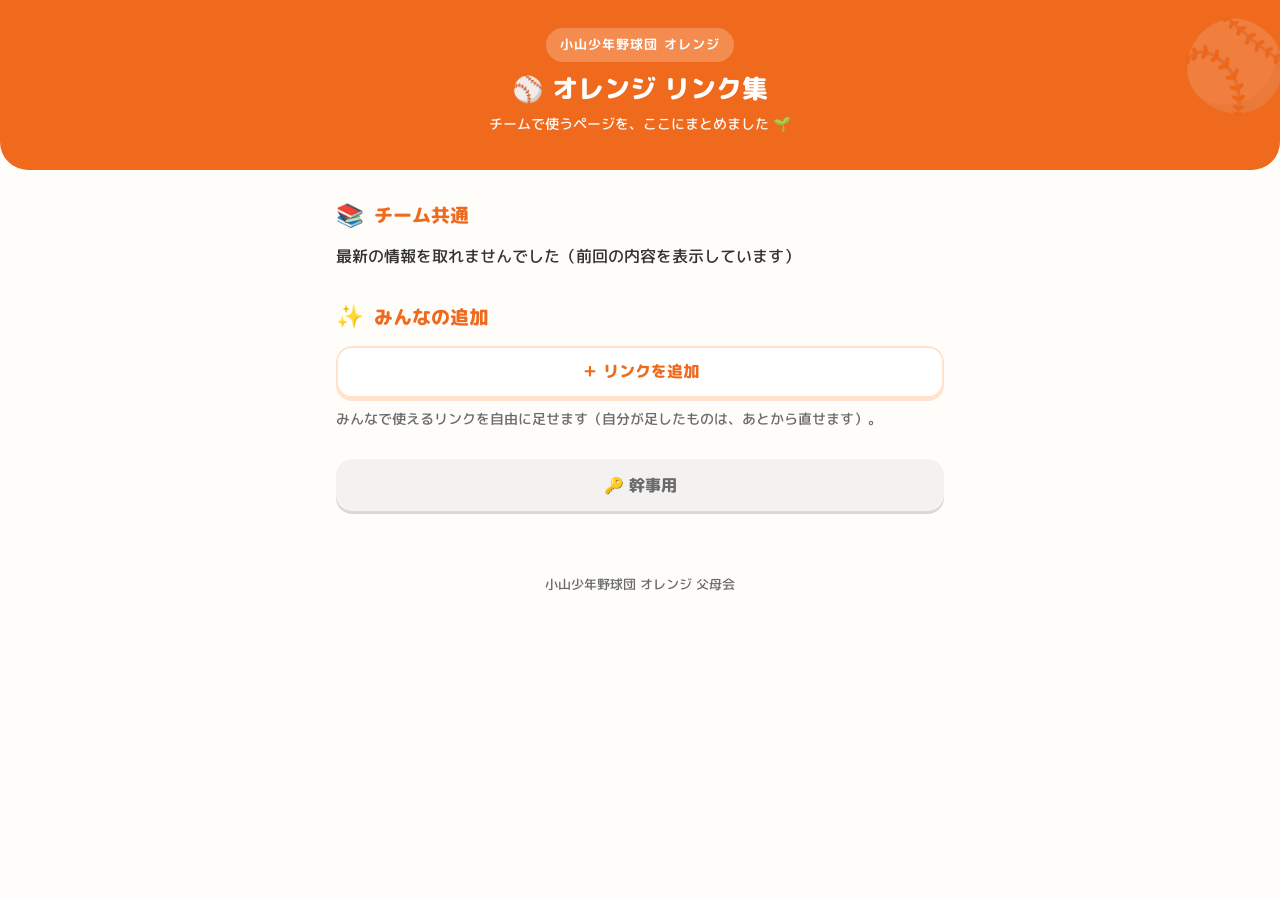
<file: index.html>
<!DOCTYPE html>
<html lang="ja">
<head>
<meta charset="UTF-8">
<meta name="viewport" content="width=device-width, initial-scale=1.0">
<title>⚾ オレンジ リンク集｜小山少年野球団 オレンジ</title>
<link rel="preconnect" href="https://fonts.googleapis.com">
<link rel="preconnect" href="https://fonts.gstatic.com" crossorigin>
<link href="https://fonts.googleapis.com/css2?family=M+PLUS+Rounded+1c:wght@500;700;800&display=swap" rel="stylesheet">
<!--
  ============================================================
  オレンジ リンク集（ver001）
  ・公開場所：orange リポジトリの直下に index.html として置く
    （いまの index.html＝父母向けマニュアルは manual.html にリネームする）
  ・リンクの中身は「スプレッドシートの links シート」から取ってくる。
    → カテゴリを増やしたいときも、シートに行を足すだけでこのHTMLは直さなくてよい。
  ・2回目からは前回の内容をすぐ表示し、うしろで最新を取り直す（待たされない）。
  ・幹事用のリンクはHTMLに一切書かない。パスワードが合ったときだけGASが返す。

  ★ さわるのはここだけ ★
    GAS_URL … スプレッドシートにつながっているGASのURL（末尾 /exec）
    TEXTS   … 画面に出る文言
  ============================================================
-->
<style>
/* ===== 色（あとから一括で変えられるように変数に集約。マニュアルと同じ） ===== */
:root{
  --orange:#f06a1e; --orange-dark:#d4530a; --orange-soft:#fff4ec; --orange-line:#ffe3ce;
  --green:#1f9d63;  --green-soft:#eef8f1;  --green-line:#cdecdb;
  --blue:#2f7cc4;   --blue-soft:#eff5fc;   --blue-line:#cfe2f6;
  --red:#c94a4a;    --red-soft:#fff1f1;    --red-line:#f5cccc;
  --warn:#8a5a00;   --warn-soft:#fff8e6;   --warn-line:#ffdf9e;
  --text:#333333; --sub:#6b6b6b; --line:#f0d9c8; --bg:#fffdfa; --card:#ffffff;
  --radius:20px; --round:'M PLUS Rounded 1c',sans-serif;
}
*{margin:0;padding:0;box-sizing:border-box;}
body{font-family:var(--round),"Hiragino Kaku Gothic ProN","Hiragino Sans",Meiryo,sans-serif;
  background:var(--bg); color:var(--text); font-size:16px; line-height:1.85; font-weight:500;}
.wrap{max-width:640px; margin:0 auto; padding:0 16px 44px;}
section{margin-top:28px;}
p{margin-bottom:10px; text-wrap:pretty;}
.note{font-size:.86rem; color:var(--sub);}
b,strong{font-weight:800;}

/* ヘッダー */
header{position:relative; background:var(--orange); color:#fff; text-align:center;
  padding:28px 20px 32px; border-radius:0 0 28px 28px; overflow:hidden;}
header .ball{position:absolute; top:-18px; right:-10px; font-size:88px; opacity:.16;}
header .team{display:inline-block; font-size:.8rem; font-weight:700; letter-spacing:.08em;
  background:rgba(255,255,255,.22); padding:5px 14px; border-radius:999px;}
header h1{font-family:var(--round); font-weight:800; font-size:1.6rem; margin-top:10px; line-height:1.3;}
header .lead{font-size:.9rem; margin-top:6px; opacity:.96;}

/* 見出し */
.h2{display:flex; align-items:center; gap:10px; margin:0 0 10px;}
.h2 .emoji{font-size:1.4rem; line-height:1;}
.h2 h2{font-family:var(--round); font-weight:800; font-size:1.16rem; color:var(--orange);}
.cat-title{font-family:var(--round); font-weight:800; font-size:1rem; color:var(--orange);
  padding-bottom:6px; border-bottom:3px solid var(--orange-line); margin:18px 0 10px;}

/* リンクカード */
.lcard{display:flex; align-items:center; gap:12px; background:var(--card);
  border:2px solid var(--orange-line); border-radius:16px; box-shadow:0 3px 0 var(--orange-line);
  padding:13px 14px; margin-bottom:10px; min-height:72px; text-decoration:none; color:var(--text);}
.lcard:active{transform:translateY(1px);}
.lc-body{flex:1; min-width:0;}
.lc-title{display:block; font-family:var(--round); font-weight:800; font-size:1.02rem;
  line-height:1.45; color:var(--orange); word-break:break-word;}
.lc-desc{display:block; font-size:.84rem; color:var(--sub); line-height:1.6; margin-top:1px;}
.lc-go{flex:none; font-size:1.4rem; color:var(--orange); font-weight:800;}
.lc-author{display:inline-block; font-size:.74rem; color:var(--sub); margin-top:2px;}
/* 「みんなの追加」は色を変えて区別 */
.user-block .lcard{border-color:var(--green-line); box-shadow:0 3px 0 var(--green-line);}
.user-block .lc-title,.user-block .lc-go{color:var(--green);}

/* 自分が追加した行に出る小さな操作ボタン */
.row-ops{display:flex; gap:8px; margin:-4px 0 12px; padding-left:2px;}
.row-ops button{font-size:.76rem; font-weight:800; padding:7px 13px; border-radius:999px;
  border:2px solid var(--line); background:#fff; color:var(--sub); cursor:pointer;}
.row-ops .b-edit{border-color:var(--green-line); color:var(--green);}
.row-ops .b-hide{border-color:var(--red-line); color:var(--red);}

/* ボタン */
.btn{display:flex; align-items:center; justify-content:center; gap:8px; width:100%;
  min-height:52px; padding:0 16px; background:var(--orange); color:#fff; font-family:var(--round);
  font-weight:800; font-size:1rem; border:none; border-radius:16px; box-shadow:0 3px 0 var(--orange-dark);
  text-decoration:none; cursor:pointer;}
.btn:active{transform:translateY(1px); box-shadow:0 2px 0 var(--orange-dark);}
.btn.ghost{background:#fff; color:var(--orange); border:2px solid var(--orange-line); box-shadow:0 3px 0 var(--orange-line);}
.btn.sub{background:#f4f2f0; color:var(--sub); box-shadow:0 3px 0 #ddd8d3;}

/* カード・状態表示 */
.card{background:var(--orange-soft); border-radius:var(--radius); padding:16px;}
.empty{background:#faf7f4; border-radius:14px; padding:16px; text-align:center; color:var(--sub); font-size:.9rem;}
.loading{text-align:center; color:var(--sub); font-size:.9rem; padding:18px;}

/* モーダル（追加・編集・幹事ログイン・パスワード変更で使い回す） */
.ov{position:fixed; inset:0; background:rgba(0,0,0,.45); display:none;
  align-items:flex-start; justify-content:center; padding:20px 14px; z-index:100; overflow-y:auto;}
.ov.open{display:flex;}
.modal{background:#fff; border-radius:20px; padding:18px; width:100%; max-width:460px; margin:auto 0;}
.modal h3{font-family:var(--round); font-weight:800; font-size:1.1rem; color:var(--orange); margin-bottom:10px;}
.modal label{display:block; font-size:.84rem; font-weight:800; color:var(--sub); margin:10px 0 4px;}
.modal input{width:100%; font-size:16px; font-family:inherit; padding:11px 12px;
  border:2px solid var(--line); border-radius:12px; background:#fffdfa;}
.modal .row-btn{display:flex; gap:10px; margin-top:16px;}
.modal .row-btn .btn{flex:1;}
.msg{font-size:.86rem; font-weight:700; margin-top:10px; padding:9px 11px; border-radius:10px; display:none;}
.msg.show{display:block;}
.msg.err{background:var(--red-soft); color:var(--red);}
.msg.ok{background:var(--green-soft); color:var(--green);}

/* 幹事ページ */
#organizerView{display:none;}
.org-warn{background:var(--warn-soft); border:2px solid var(--warn-line); border-radius:16px;
  padding:14px; margin-bottom:12px; font-size:.9rem; color:var(--warn); line-height:1.75;}
.sys-block .lcard{border-color:var(--warn-line); box-shadow:0 3px 0 var(--warn-line); background:#fffdf7;}
.sys-block .lc-title,.sys-block .lc-go{color:var(--warn);}
.sys-block .cat-title{color:var(--warn); border-bottom-color:var(--warn-line);}
.recent{background:var(--green-soft); border:2px solid var(--green-line); border-radius:16px; padding:14px; margin-bottom:14px;}
.recent .cat-title{margin-top:0; color:var(--green); border-bottom-color:var(--green-line);}
.recent .r-item{display:flex; align-items:center; gap:10px; padding:8px 0; border-bottom:1px dashed var(--green-line);}
.recent .r-item:last-child{border-bottom:none;}
.recent .r-body{flex:1; min-width:0;}
.recent .r-title{font-weight:800; font-size:.94rem; word-break:break-word;}
.recent .r-sub{font-size:.76rem; color:var(--sub); word-break:break-all;}
.recent button{flex:none; font-size:.76rem; font-weight:800; padding:7px 11px; border-radius:999px;
  border:2px solid var(--red-line); background:#fff; color:var(--red); cursor:pointer;}

footer{text-align:center; font-size:.8rem; color:var(--sub); padding:18px 16px 34px;}
</style>
</head>
<body>

<header>
  <div class="ball">⚾</div>
  <div class="team">小山少年野球団 オレンジ</div>
  <h1>⚾ オレンジ リンク集</h1>
  <div class="lead">チームで使うページを、ここにまとめました 🌱</div>
</header>

<div class="wrap">

  <!-- ===== 公開ページ ===== -->
  <div id="publicView">
    <section id="teamSec">
      <div class="h2"><span class="emoji">📚</span><h2>チーム共通</h2></div>
      <div id="teamList"><div class="loading">読み込み中…</div></div>
    </section>

    <section id="userSec">
      <div class="h2"><span class="emoji">✨</span><h2>みんなの追加</h2></div>
      <div id="userList" class="user-block"></div>
      <button class="btn ghost" id="btnAdd" style="margin-top:12px;">＋ リンクを追加</button>
      <p class="note" style="margin-top:8px;">みんなで使えるリンクを自由に足せます（自分が足したものは、あとから直せます）。</p>
    </section>

    <section id="orgSec">
      <button class="btn sub" id="btnOrganizer">🔑 幹事用</button>
    </section>
  </div>

  <!-- ===== 幹事ページ（ログインできて初めて中身が入る。HTMLには何も書かない） ===== -->
  <div id="organizerView">
    <section>
      <div class="h2"><span class="emoji">🔑</span><h2>幹事メニュー</h2></div>
      <div id="recentBox"></div>
      <div id="orgList"></div>
      <button class="btn ghost" id="btnChangePw" style="margin-top:14px;">🔒 パスワードを変更</button>
      <button class="btn sub" id="btnBackPublic" style="margin-top:10px;">← リンク集にもどる</button>
    </section>
  </div>

</div>

<footer>小山少年野球団 オレンジ 父母会</footer>

<!-- ===== モーダル：リンクの追加・編集 ===== -->
<div class="ov" id="ovLink">
  <div class="modal">
    <h3 id="lkTitle">リンクを追加</h3>
    <label for="fTitle">タイトル（必須・50文字まで）</label>
    <input id="fTitle" type="text" maxlength="50" placeholder="例：〇〇球場の地図">
    <label for="fUrl">URL（必須・https:// から始まるもの）</label>
    <input id="fUrl" type="url" inputmode="url" placeholder="https://">
    <label for="fNote">ひとこと（任意・100文字まで）</label>
    <input id="fNote" type="text" maxlength="100" placeholder="例：駐車場は北側です">
    <label for="fAuthor">追加した人（任意・20文字まで）</label>
    <input id="fAuthor" type="text" maxlength="20" placeholder="れい：やまだ">
    <div class="msg" id="lkMsg"></div>
    <div class="row-btn">
      <button class="btn sub" data-close>とじる</button>
      <button class="btn" id="btnSaveLink">保存する</button>
    </div>
  </div>
</div>

<!-- ===== モーダル：幹事ログイン ===== -->
<div class="ov" id="ovAuth">
  <div class="modal">
    <h3>🔑 幹事用パスワード</h3>
    <label for="fPw">パスワード</label>
    <input id="fPw" type="password" autocomplete="current-password" placeholder="パスワードを入力">
    <div class="msg" id="authMsg"></div>
    <div class="row-btn">
      <button class="btn sub" data-close>とじる</button>
      <button class="btn" id="btnLogin">ひらく</button>
    </div>
  </div>
</div>

<!-- ===== モーダル：パスワード変更 ===== -->
<div class="ov" id="ovPw">
  <div class="modal">
    <h3>🔒 パスワードを変更</h3>
    <label for="fPwNow">いまのパスワード</label>
    <input id="fPwNow" type="password" autocomplete="current-password">
    <label for="fPwNew">新しいパスワード（英数字6文字以上）</label>
    <input id="fPwNew" type="password" autocomplete="new-password">
    <label for="fPwNew2">新しいパスワード（もう一度）</label>
    <input id="fPwNew2" type="password" autocomplete="new-password">
    <div class="msg" id="pwMsg"></div>
    <div class="row-btn">
      <button class="btn sub" data-close>とじる</button>
      <button class="btn" id="btnSavePw">変更する</button>
    </div>
  </div>
</div>

<script>
/* ============================================================
   ★ 設定（さわるのはここだけ） ★
   ============================================================ */
const GAS_URL = "https://script.google.com/macros/s/AKfycbxGKwfIE-zp_1FUdBZrDb_ZQ3Fl12dmjDevVNfOEBRuPOTAl2vFtcullzjjXtONFi_Dqg/exec";

const TEXTS = {
  emptyUser   : "まだありません。下のボタンから追加できます 🌱",
  emptyTeam   : "リンクがまだ登録されていません。",
  offline     : "最新の情報を取れませんでした（前回の内容を表示しています）",
  addedOk     : "追加しました 🎉",
  savedOk     : "なおしました ✓",
  hiddenOk    : "非表示にしました",
  confirmHide : "このリンクを消しますか？（あとで幹事が戻せます）",
  sysWarn     : "壊れても直せます。週1回の自動バックアップがあります。ただし、触る前に幹事役割まとめの該当ページを読んでください。"
};

/* 保存キー */
const K_CACHE  = "orangeLinksCache";   // リンク一覧のひかえ（すぐ表示するため）
const K_MINE   = "orangeMyLinkIds";    // 自分が追加した行のid
const K_CLIENT = "orangeClientId";     // 端末の目印（連投ふせぎ用）

/* ============================================================
   共通の道具
   ============================================================ */
function $(id){ return document.getElementById(id); }
/* 文字はすべて textContent で入れる＝タグが書かれても文字として表示される */
function el(tag, cls, text){
  const e = document.createElement(tag);
  if(cls) e.className = cls;
  if(text != null) e.textContent = text;
  return e;
}
function lsGet(k, def){ try{ const v = localStorage.getItem(k); return v ? JSON.parse(v) : def; }catch(e){ return def; } }
function lsSet(k, v){ try{ localStorage.setItem(k, JSON.stringify(v)); }catch(e){} }
function clientId(){
  let c = lsGet(K_CLIENT, null);
  if(!c){ c = "c" + Date.now() + Math.random().toString(36).slice(2,8); lsSet(K_CLIENT, c); }
  return c;
}
/* GASへの送信（text/plain で送る＝プリフライトで弾かれないため） */
async function api(payload){
  const res = await fetch(GAS_URL, {
    method: "POST",
    headers: { "Content-Type": "text/plain;charset=utf-8" },
    body: JSON.stringify(payload)
  });
  return await res.json();
}
function showMsg(id, text, ok){
  const m = $(id);
  m.textContent = text;
  m.className = "msg show " + (ok ? "ok" : "err");
}
function hideMsg(id){ $(id).className = "msg"; }
function openOv(id){ $(id).classList.add("open"); }
function closeOv(id){ $(id).classList.remove("open"); }
document.querySelectorAll("[data-close]").forEach(function(b){
  b.onclick = function(){ b.closest(".ov").classList.remove("open"); };
});
/* 背景をタップしても閉じる */
document.querySelectorAll(".ov").forEach(function(o){
  o.onclick = function(ev){ if(ev.target === o) o.classList.remove("open"); };
});
/* 表示してよいURLか（https:// だけ通す。javascript: などは弾く） */
function safeUrl(u){
  const s = String(u == null ? "" : u).trim();
  return s.indexOf("https://") === 0 ? s : "";
}

/* ============================================================
   リンクの描画（カテゴリはデータから作る＝シートに足すだけで増える）
   ============================================================ */
let DATA = { team:[], user:[] };
let TOKEN = "";   // 幹事のログイン中だけ入る（sessionStorage）

function makeCard(r, colorClass){
  const url = safeUrl(r.url);
  const a = el("a", "lcard" + (colorClass ? " " + colorClass : ""));
  if(url){ a.href = url; a.target = "_blank"; a.rel = "noopener"; }
  const body = el("span", "lc-body");
  body.appendChild(el("span", "lc-title", r.title || ""));
  if(r.note) body.appendChild(el("span", "lc-desc", r.note));
  if(r.author) body.appendChild(el("span", "lc-author", "＋ " + r.author));
  a.appendChild(body);
  a.appendChild(el("span", "lc-go", "›"));
  return a;
}
/* カテゴリごとに区切って描く。カテゴリの順は sort の小さい行がある順 */
function renderByCategory(box, rows, colorClass){
  box.textContent = "";
  if(!rows.length){ box.appendChild(el("div","empty",TEXTS.emptyTeam)); return; }
  const cats = [];
  rows.forEach(function(r){
    const name = r.category || "その他";
    let c = cats.filter(function(x){ return x.name === name; })[0];
    if(!c){ c = { name:name, min:r.sort, rows:[] }; cats.push(c); }
    if(r.sort < c.min) c.min = r.sort;
    c.rows.push(r);
  });
  cats.sort(function(a,b){ return a.min - b.min; });
  cats.forEach(function(c){
    box.appendChild(el("div","cat-title", c.name));
    c.rows.sort(function(a,b){ return a.sort - b.sort; })
      .forEach(function(r){ box.appendChild(makeCard(r, colorClass)); });
  });
}
/* 「みんなの追加」＝カテゴリ分けなし。自分が足した行にだけ操作ボタンを出す */
function renderUser(){
  const box = $("userList");
  box.textContent = "";
  if(!DATA.user.length){ box.appendChild(el("div","empty",TEXTS.emptyUser)); return; }
  const mine = lsGet(K_MINE, []);
  DATA.user.slice().sort(function(a,b){ return a.sort - b.sort; }).forEach(function(r){
    box.appendChild(makeCard(r));
    /* 自分が追加した行だけ、直す／消すを出す（ロックされた行には出さない） */
    if(!r.locked && mine.indexOf(r.id) >= 0){
      const ops = el("div","row-ops");
      const be = el("button","b-edit","✏️ なおす");
      be.onclick = function(){ openEdit(r); };
      const bh = el("button","b-hide","🗑 けす");
      bh.onclick = function(){ hideLink(r); };
      ops.appendChild(be); ops.appendChild(bh);
      box.appendChild(ops);
    }
  });
}
function renderAll(){
  renderByCategory($("teamList"), DATA.team);
  renderUser();
}

/* ============================================================
   読み込み：まずひかえを出す → うしろで最新を取り直す
   ============================================================ */
function loadLinks(){
  const cached = lsGet(K_CACHE, null);
  if(cached && (cached.team || cached.user)){
    DATA = { team: cached.team || [], user: cached.user || [] };
    renderAll();                                   // ← 待たずにすぐ出る
  }
  api({ action:"getLinks" }).then(function(res){
    if(!res || !res.ok) return;
    const fresh = { team: res.team || [], user: res.user || [] };
    if(JSON.stringify(fresh) !== JSON.stringify(DATA)){   // 中身が変わったときだけ描き直す
      DATA = fresh;
      renderAll();
    }
    lsSet(K_CACHE, fresh);
  }).catch(function(){
    if(!cached) $("teamList").textContent = TEXTS.offline;
  });
}
/* 保存後は必ずサーバーから取り直す（ひかえも上書きする） */
function refresh(){
  return api({ action:"getLinks" }).then(function(res){
    if(!res || !res.ok) return;
    DATA = { team: res.team || [], user: res.user || [] };
    lsSet(K_CACHE, DATA);
    renderAll();
  });
}

/* ============================================================
   追加・編集・非表示
   ============================================================ */
let editingId = null;
$("btnAdd").onclick = function(){
  editingId = null;
  $("lkTitle").textContent = "リンクを追加";
  ["fTitle","fNote","fAuthor"].forEach(function(id){ $(id).value = ""; });
  $("fUrl").value = "https://";
  hideMsg("lkMsg");
  openOv("ovLink");
};
function openEdit(r){
  editingId = r.id;
  $("lkTitle").textContent = "リンクをなおす";
  $("fTitle").value = r.title || "";
  $("fUrl").value = r.url || "";
  $("fNote").value = r.note || "";
  $("fAuthor").value = r.author || "";
  hideMsg("lkMsg");
  openOv("ovLink");
}
$("btnSaveLink").onclick = async function(){
  const title = $("fTitle").value.trim();
  const url = $("fUrl").value.trim();
  if(!title){ showMsg("lkMsg","タイトルを入れてください"); return; }
  if(url.indexOf("https://") !== 0){ showMsg("lkMsg","URLは https:// から始まるものを入れてください"); return; }
  const btn = this; btn.disabled = true; btn.textContent = "保存中…";
  try{
    const res = await api({
      action: editingId ? "updateLink" : "addLink",
      id: editingId, title: title, url: url,
      note: $("fNote").value.trim(), author: $("fAuthor").value.trim(),
      clientId: clientId()
    });
    if(!res.ok){ showMsg("lkMsg", res.error || "保存できませんでした"); return; }
    if(!editingId && res.id){                       // 自分が足した行として覚えておく
      const mine = lsGet(K_MINE, []); mine.push(res.id); lsSet(K_MINE, mine);
    }
    showMsg("lkMsg", editingId ? TEXTS.savedOk : TEXTS.addedOk, true);
    setTimeout(function(){ closeOv("ovLink"); refresh(); }, 700);
  }catch(e){
    showMsg("lkMsg","送信できませんでした。通信を確認してください");
  }finally{
    btn.disabled = false; btn.textContent = "保存する";
  }
};
async function hideLink(r){
  if(!confirm(TEXTS.confirmHide)) return;
  try{
    const res = await api({ action:"hideLink", id:r.id });
    if(!res.ok){ alert(res.error || "できませんでした"); return; }
    refresh();
  }catch(e){ alert("通信できませんでした"); }
}

/* ============================================================
   幹事用（ログインできて初めてリンクが届く）
   ============================================================ */
$("btnOrganizer").onclick = function(){
  $("fPw").value = ""; hideMsg("authMsg"); openOv("ovAuth");
  setTimeout(function(){ $("fPw").focus(); }, 100);
};
$("fPw").addEventListener("keydown", function(e){ if(e.key === "Enter") $("btnLogin").click(); });

$("btnLogin").onclick = async function(){
  const pw = $("fPw").value;
  if(!pw){ showMsg("authMsg","パスワードを入れてください"); return; }
  const btn = this; btn.disabled = true; btn.textContent = "確認中…";
  try{
    const res = await api({ action:"auth", password: pw });
    if(!res.ok){ showMsg("authMsg", res.error || "ひらけませんでした"); return; }
    TOKEN = res.token;
    try{ sessionStorage.setItem("orangeOrgToken", TOKEN); }catch(e){}
    closeOv("ovAuth");
    showOrganizer(res.organizer || [], res.recent || []);
  }catch(e){
    showMsg("authMsg","通信できませんでした");
  }finally{
    btn.disabled = false; btn.textContent = "ひらく";
  }
};

function showOrganizer(rows, recent){
  /* 最近みんなが追加したリンク（新しい順・5件） */
  const rb = $("recentBox");
  rb.textContent = "";
  if(recent.length){
    const box = el("div","recent");
    box.appendChild(el("div","cat-title","🆕 最近みんなが追加したリンク"));
    recent.forEach(function(r){
      const it = el("div","r-item");
      const body = el("div","r-body");
      body.appendChild(el("div","r-title", r.title || ""));
      body.appendChild(el("div","r-sub", (r.author ? r.author + "さん ・ " : "") + (r.url || "")));
      const b = el("button", null, "非表示にする");
      b.onclick = async function(){
        try{
          const res = await api({ action:"organizerHideLink", token:TOKEN, id:r.id });
          if(!res.ok){ alert(res.error || "できませんでした"); return; }
          it.remove(); refresh();
        }catch(e){ alert("通信できませんでした"); }
      };
      it.appendChild(body); it.appendChild(b);
      box.appendChild(it);
    });
    rb.appendChild(box);
  }

  /* 幹事業務 ／ システム管理（取扱注意） の2つに分ける */
  const list = $("orgList");
  list.textContent = "";
  const sys = rows.filter(function(r){ return String(r.category).indexOf("システム") === 0; });
  const biz = rows.filter(function(r){ return String(r.category).indexOf("システム") !== 0; });

  if(biz.length){
    const box = el("div");
    renderByCategory(box, biz);
    list.appendChild(box);
  }
  if(sys.length){
    const box = el("div","sys-block");
    box.appendChild(el("div","org-warn", TEXTS.sysWarn));
    const inner = el("div");
    renderByCategory(inner, sys);
    box.appendChild(inner);
    list.appendChild(box);
  }

  $("publicView").style.display = "none";
  $("organizerView").style.display = "block";
  window.scrollTo(0,0);
}
$("btnBackPublic").onclick = function(){
  $("organizerView").style.display = "none";
  $("publicView").style.display = "block";
  window.scrollTo(0,0);
};

/* パスワード変更 */
$("btnChangePw").onclick = function(){
  ["fPwNow","fPwNew","fPwNew2"].forEach(function(id){ $(id).value = ""; });
  hideMsg("pwMsg"); openOv("ovPw");
};
$("btnSavePw").onclick = async function(){
  const cur = $("fPwNow").value, n1 = $("fPwNew").value, n2 = $("fPwNew2").value;
  if(!cur || !n1){ showMsg("pwMsg","すべて入れてください"); return; }
  if(n1 !== n2){ showMsg("pwMsg","新しいパスワードが2つでちがっています"); return; }
  if(!/^[A-Za-z0-9]{6,}$/.test(n1)){ showMsg("pwMsg","新しいパスワードは英数字6文字以上にしてください"); return; }
  const btn = this; btn.disabled = true; btn.textContent = "変更中…";
  try{
    const res = await api({ action:"changePassword", token:TOKEN, current:cur, next:n1 });
    if(!res.ok){ showMsg("pwMsg", res.error || "変更できませんでした"); return; }
    showMsg("pwMsg","変更しました ✓ 新しいパスワードを忘れずに！", true);
    setTimeout(function(){ closeOv("ovPw"); }, 1200);
  }catch(e){
    showMsg("pwMsg","通信できませんでした");
  }finally{
    btn.disabled = false; btn.textContent = "変更する";
  }
};

/* 開いたときの処理 */
try{ TOKEN = sessionStorage.getItem("orangeOrgToken") || ""; }catch(e){}
loadLinks();
</script>

</body>
</html>
</file>
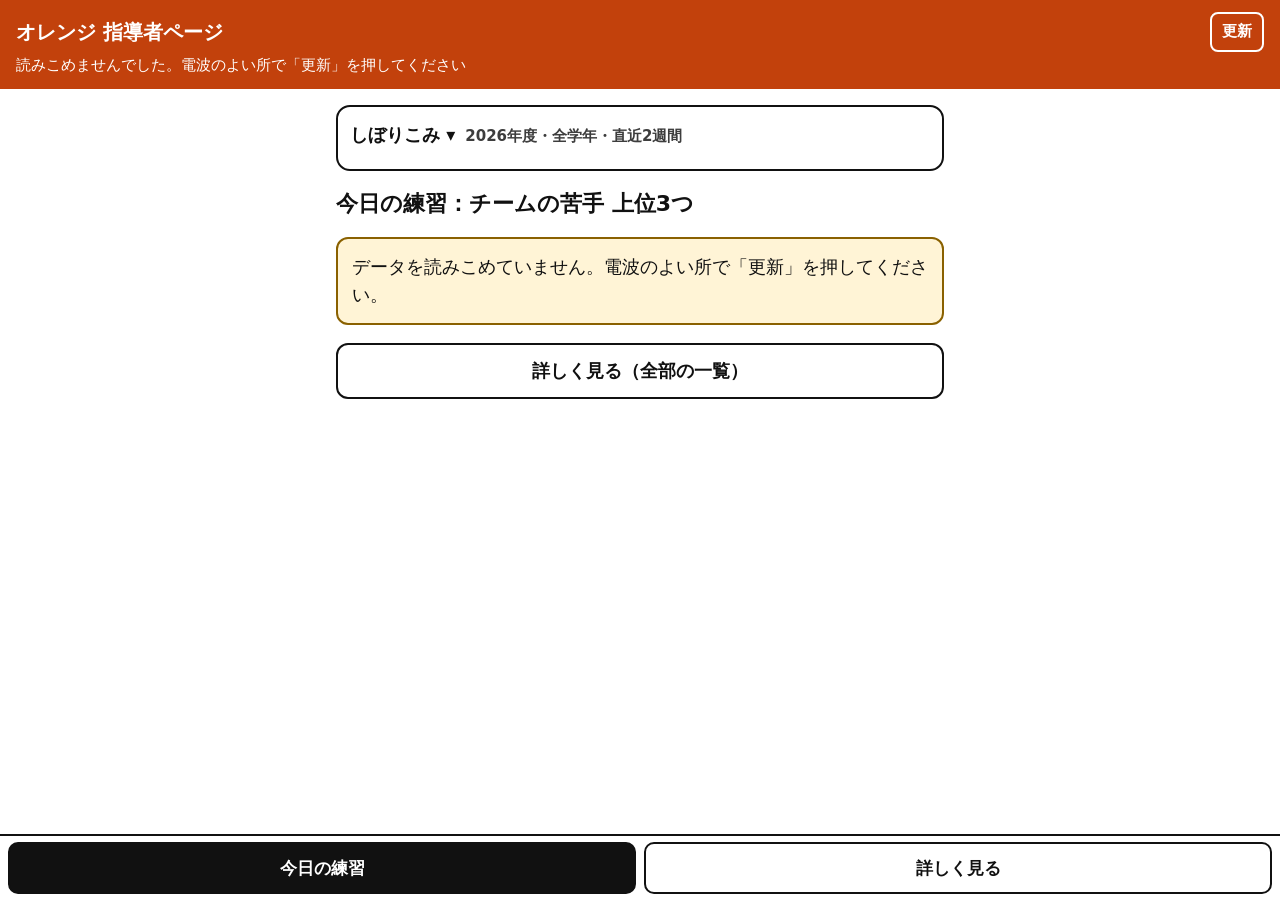
<file: coach/index.html>
<!DOCTYPE html>
<html lang="ja">
<head>
<meta charset="utf-8">
<script>
/* このページが 通信する ただ1つの 先（オレンジ ルールクイズ用の GAS。quiz/index.html と 同じ URL）。ここ 1か所で 決める */
const GAS_URL = 'https://script.google.com/macros/s/AKfycbyt5yi-R9oXQoF25CdQh9uu2Z7uMfEANcLqEdP_qtU2FF_e9pHmwiImLiXALC57iexfyg/exec';
</script>
<meta name="viewport" content="width=device-width, initial-scale=1, viewport-fit=cover">
<meta name="robots" content="noindex, nofollow">
<meta name="color-scheme" content="light">
<meta name="theme-color" content="#c2410c">
<title>指導者ページ | オレンジ</title>
<style>
  :root {
    --bg: #ffffff;
    --ink: #111111;
    --sub: #3d3d3d;
    --line: #9a9a9a;
    --soft: #f3f3f1;
    --brand: #c2410c;       /* 白地で 5.2:1 */
    --brand-ink: #ffffff;
    --bad: #b91c1c;
    --good: #15803d;
    --warn-bg: #fff4d6;
    --bar: #c2410c;
    --bar-bg: #e4e4e0;
  }
  * { box-sizing: border-box; }
  html { -webkit-text-size-adjust: 100%; }
  body {
    margin: 0; background: var(--bg); color: var(--ink);
    font-family: system-ui, -apple-system, "Hiragino Sans", "Hiragino Kaku Gothic ProN", "Noto Sans JP", "Yu Gothic", Meiryo, sans-serif;
    font-size: 18px; line-height: 1.55;
    padding-bottom: env(safe-area-inset-bottom);
  }
  header {
    background: var(--brand); color: var(--brand-ink);
    padding: 12px 16px; position: sticky; top: 0; z-index: 5;
  }
  header h1 { margin: 0; font-size: 20px; line-height: 1.3; }
  #status { margin: 2px 0 0; font-size: 15px; }
  main { max-width: 640px; margin: 0 auto; padding: 12px 16px 96px; }
  .seg { display: flex; gap: 6px; margin: 8px 0; flex-wrap: wrap; }
  .seg-label { width: 100%; font-size: 15px; font-weight: 700; color: var(--sub); margin: 0; }
  .seg button {
    flex: 1 1 0; min-width: 0; min-height: 48px; padding: 6px 8px;
    border: 2px solid var(--ink); background: var(--bg); color: var(--ink);
    border-radius: 10px; font: inherit; font-size: 16px; font-weight: 700;
  }
  .seg button[aria-pressed="true"] { background: var(--ink); color: var(--bg); }
  h2 { font-size: 22px; margin: 18px 0 8px; line-height: 1.35; }
  .note { font-size: 15px; color: var(--sub); margin: 6px 0; }
  .card {
    border: 2px solid var(--ink); border-radius: 14px; padding: 14px; margin: 12px 0;
  }
  .card-head { display: flex; align-items: center; gap: 10px; }
  .rank {
    flex: 0 0 auto; width: 40px; height: 40px; border-radius: 50%;
    background: var(--brand); color: var(--brand-ink); font-weight: 800; font-size: 22px;
    display: flex; align-items: center; justify-content: center;
  }
  .card h3 { margin: 0; font-size: 24px; line-height: 1.3; }
  .nums { display: flex; flex-wrap: wrap; align-items: baseline; gap: 4px 14px; margin: 10px 0 4px; }
  .rate { font-size: 36px; font-weight: 800; line-height: 1.1; }
  .rate small { font-size: 16px; font-weight: 700; }
  .count { font-size: 16px; color: var(--sub); }
  .trend { display: inline-block; font-size: 16px; font-weight: 700; padding: 2px 10px; border-radius: 8px; border: 2px solid currentColor; }
  .trend.up { color: var(--good); }
  .trend.down { color: var(--bad); }
  .trend.flat, .trend.none { color: var(--sub); }
  .bar { height: 10px; background: var(--bar-bg); border-radius: 5px; overflow: hidden; margin: 6px 0 10px; }
  .bar i { display: block; height: 100%; background: var(--bar); }
  .card h4 { font-size: 17px; margin: 12px 0 4px; }
  .card ul { margin: 0; padding-left: 1.2em; }
  .card li { margin: 4px 0; }
  .talk {
    margin: 4px 0 0; padding: 10px 12px; background: var(--soft); border-left: 6px solid var(--brand);
    border-radius: 6px; font-size: 18px; font-weight: 700;
  }
  .checked { font-size: 14px; color: var(--sub); margin: 8px 0 0; }
  .btn {
    display: flex; align-items: center; justify-content: center; gap: 6px; width: 100%;
    min-height: 56px; margin: 12px 0 0; padding: 8px 12px;
    background: var(--brand); color: var(--brand-ink); border: none; border-radius: 12px;
    font: inherit; font-size: 18px; font-weight: 800; text-decoration: none; text-align: center;
  }
  .btn.sub { background: var(--bg); color: var(--ink); border: 2px solid var(--ink); }
  .btn { flex-wrap: wrap; }
  .btn small { flex-basis: 100%; font-weight: 600; font-size: 15px; line-height: 1.35; }
  .empty { padding: 14px; border-radius: 12px; background: var(--warn-bg); border: 2px solid #8a6100; }
  table { width: 100%; border-collapse: collapse; font-size: 16px; }
  th, td { text-align: left; padding: 10px 4px; border-bottom: 1px solid var(--line); vertical-align: top; }
  th { font-size: 14px; color: var(--sub); }
  td.num { text-align: right; white-space: nowrap; font-weight: 700; }
  td.num small { display: block; font-weight: 400; color: var(--sub); font-size: 13px; }
  .lack { color: var(--sub); font-weight: 600; font-size: 14px; }
  .iname { font-weight: 700; }
  .idetail { display: block; font-size: 13px; color: var(--sub); line-height: 1.4; }
  .play { display: inline-block; margin-top: 4px; font-size: 15px; font-weight: 800; color: var(--brand); padding: 6px 0; }
  nav.tabs {
    position: fixed; left: 0; right: 0; bottom: 0; z-index: 6; display: flex; background: var(--bg);
    border-top: 2px solid var(--ink); padding: 6px 8px calc(6px + env(safe-area-inset-bottom));
    gap: 8px;
  }
  nav.tabs button {
    flex: 1; min-height: 52px; border-radius: 10px; border: 2px solid var(--ink); background: var(--bg); color: var(--ink);
    font: inherit; font-weight: 800; font-size: 17px;
  }
  nav.tabs button[aria-pressed="true"] { background: var(--ink); color: var(--bg); }
  .reload { background: transparent; color: var(--brand-ink); border: 2px solid var(--brand-ink); border-radius: 8px; font: inherit; font-size: 15px; font-weight: 700; padding: 4px 10px; min-height: 40px; }
  .head-row { display: flex; align-items: center; justify-content: space-between; gap: 8px; }
  [hidden] { display: none !important; }
  .filters { border: 2px solid var(--ink); border-radius: 14px; padding: 4px 12px 10px; margin: 4px 0 8px; }
  .filters summary { display: flex; flex-wrap: wrap; align-items: baseline; gap: 2px 10px; min-height: 48px; padding: 10px 0 4px; font-weight: 800; font-size: 18px; cursor: pointer; }
  .filters .fsum { font-size: 15px; font-weight: 700; color: var(--sub); }
  .field { margin: 8px 0; }
  .field select { width: 100%; min-height: 52px; font: inherit; font-size: 17px; font-weight: 700; padding: 6px 10px; border: 2px solid var(--ink); border-radius: 10px; background: var(--bg); color: var(--ink); }
  .seg.grid3 { display: grid; grid-template-columns: repeat(3, 1fr); }
  .seg.grid3 .seg-label { grid-column: 1 / -1; }
  .few { font-weight: 700; }
  td .lack.few { white-space: normal; display: inline-block; max-width: 9em; text-align: right; }
</style>
</head>
<body>
<header>
  <div class="head-row">
    <h1>オレンジ 指導者ページ</h1>
    <button class="reload" id="btnReload" type="button">更新</button>
  </div>
  <p id="status" role="status">読みこみ中…</p>
</header>
<main>
  <details class="filters" id="filters">
    <summary><span>しぼりこみ ▾</span><span class="fsum" id="filterSum"></span></summary>
    <div class="field">
      <label class="seg-label" for="fYear">年度（4月〜翌年3月）</label>
      <select id="fYear"></select>
    </div>
    <div class="seg grid3" role="group" aria-label="学年">
      <p class="seg-label">学年（遊んだときの学年）</p>
      <button type="button" data-grade="all" aria-pressed="true">全学年</button>
      <button type="button" data-grade="low" aria-pressed="false">低学年</button>
      <button type="button" data-grade="high" aria-pressed="false">高学年</button>
      <button type="button" data-grade="1" aria-pressed="false">1年</button>
      <button type="button" data-grade="2" aria-pressed="false">2年</button>
      <button type="button" data-grade="3" aria-pressed="false">3年</button>
      <button type="button" data-grade="4" aria-pressed="false">4年</button>
      <button type="button" data-grade="5" aria-pressed="false">5年</button>
      <button type="button" data-grade="6" aria-pressed="false">6年</button>
    </div>
    <div class="seg" role="group" aria-label="期間">
      <p class="seg-label">期間</p>
      <button type="button" data-period="recent" aria-pressed="true">直近2週間</button>
      <button type="button" data-period="all" aria-pressed="false">全期間</button>
    </div>
  </details>

  <section id="viewTop">
    <h2>今日の練習：チームの苦手 上位3つ</h2>
    <div id="top"></div>
    <button class="btn sub" id="btnDetail" type="button">詳しく見る（全部の一覧）</button>
  </section>

  <section id="viewDetail" hidden>
    <div class="seg" role="group" aria-label="並び替え">
      <p class="seg-label">並び替え</p>
      <button type="button" data-sort="rate" aria-pressed="true">正答率が低い順</button>
      <button type="button" data-sort="count" aria-pressed="false">答えた数が多い順</button>
      <button type="button" data-sort="name" aria-pressed="false">名前順</button>
    </div>
    <h2>考え方ごとの正答率</h2>
    <div id="tagTable"></div>
    <h2>問題ごとの正答率</h2>
    <div id="itemTable"></div>
  </section>

  <p class="note" id="rules"></p>
</main>
<nav class="tabs" aria-label="画面">
  <button type="button" data-view="top" aria-pressed="true">今日の練習</button>
  <button type="button" data-view="detail" aria-pressed="false">詳しく見る</button>
</nav>

<script id="data">
/* 練習メニュー・声かけ・問題の名前。_dev/練習メニュー.md と quiz/index.html から、node _dev/tools/build_coach.js で 作る（手で 書きかえない） */
/* COACH_DATA:BEGIN */
const COACH_DATA = {"tags":{"count":{"name":"ストライクとボール","menu":["ストライクゾーンあて。ひもやゴムでホームベースの上にゾーンを作り、コーチが投げたボールを、子供が「ストライク！」「ボール！」とジャッジする","打撃練習で、1球ごとにみんなでカウントを声に出す（「ワンボール・ワンストライク！」）"],"talk":"ボール4つでフォアボール、ストライク3つで三振。いまのカウント、言えるかな？","quiz":"s1-02","checked":false},"fair-foul":{"name":"フェアとファール","menu":["ライン際ゴロのジャッジ。コーチが一塁・三塁のライン際にボールを転がし、ボールが止まった所・野手がさわったときのボールの所を見て、子供が「フェア！」「ファール！」と言う","一塁・三塁ベースより先へ転がったボールは、ベースの横を通ったときの場所で決まることを、実際にボールを転がして見せる"],"talk":"ベースの手前は、止まったところや さわったところで決まるよ。ベースに当たったらフェアだよ","quiz":"s2-01","checked":false},"batting":{"name":"打つときのきまり","menu":["試合形式の打撃で、打順カードを持たせて、自分の前の人を言ってから打席に入る","ツーストライクからのバント練習で、ファールになったら三振になることを確かめる"],"talk":"打つ順番は、みんなで決めた順番だよ。自分の前の人を覚えておこう","quiz":"s2-10","checked":false},"dropped3":{"name":"振り逃げ","menu":["キャッチャーが3つめのストライクをワンバウンドで捕ったら、バッターは一塁へ走る（一塁が空いているか、ツーアウトのとき）。キャッチャーはバッターにタッチするか、一塁へ投げる。低学年の大会のきまりで振り逃げをしないこともあるので、チームで確かめる","「一塁が空いているか」「ツーアウトか」をコーチが言ってから始め、走れるときと走れないときを両方やる"],"talk":"三振でも、キャッチャーが捕れなかったら走れることがあるよ。一塁が空いているか、ツーアウトかを見よう","quiz":"dropped-third-strike:f0-o1","checked":false},"running":{"name":"走るときのきまり","menu":["ベースランニング。ベースは必ず踏む。前のランナーを追いこさない","一塁の駆け抜け。一塁は走り抜けてよいことを、実際に走って確かめる"],"talk":"ベースは必ず踏もう。前のランナーは追いこさないよ","quiz":"s3-04","checked":false},"tagup":{"name":"タッチアップ","menu":["外野フライのタッチアップ。ランナーはベースについて待ち、野手がボールにさわった瞬間（捕りはじめた瞬間）に、コーチの「いま！」でスタートする","早く離れすぎたときは、ボールをもとのベースに送って審判にアピールすればアウトになることを、守備側もいっしょに練習する"],"talk":"三塁ランナーは、ツーアウトでないときの深いフライなら、ベースについて待とう。捕った瞬間にスタートだよ","quiz":"tag-up:o1","checked":false},"force-tag":{"name":"フォースとタッチ","menu":["「ふむ？タッチ？」ノック。ランナーの位置を変えながらゴロを打ち、捕った子が「ベース！」か「タッチ！」と声に出してからプレーする","ランナー役を置いて、後ろのランナーやバッターに押し出されるときはベースを踏むだけ、そうでないときはタッチ、を歩いて確かめる。バッターが先にアウトになると押し出しがなくなり、タッチが必要になることも確かめる"],"talk":"後ろのランナーやバッターに押し出されるときは、ベースを踏むだけでアウト。そうでなければタッチしよう","quiz":"force-or-tag:r12-t2","checked":false},"fly-catch":{"name":"フライとキャッチ","menu":["2人1組のフライ捕り。地面に落ちる前に捕ればアウト、ワンバウンドはアウトではないことを確かめる","捕ったあと、グラブからボールを落とさずに持っていられるかも見る（こぼしても、地面に落ちる前にもう一度捕ればアウト）"],"talk":"地面に落ちる前に捕ったらアウト。地面に落としたらアウトにならないよ","quiz":"s4-02","checked":false},"infield-fly":{"name":"インフィールドフライ","menu":["状況カード。コーチが「ワンアウト、ランナー一塁・二塁、内野にフライ」などと言い、インフィールドフライになるかを、子供が手で○×で答える（条件：ノーアウトかワンアウト、一塁・二塁か満塁、内野手が普通に捕れるフェアのフライ。ライナーとバントは入らない）","審判役の子が、手を上げて「インフィールドフライ！」とコールする"],"talk":"ノーアウトかワンアウトで一塁と二塁にランナーがいるとき、内野の高いフライは、フェアならバッターアウトだよ","quiz":"infield-fly-rule:f1-o1","checked":false},"award":{"name":"進めるベースの数","menu":["フォアボール・デッドボールで、押し出されるランナーだけが1つ進むことを、ランナーを置いて歩いて確かめる","ホームランやエンタイトルツーベースのときに進めるベースの数を、コーチが言って、子供がそこまで歩く"],"talk":"フォアボールのときは、後ろから押されるランナーは1つ進むよ。押されないランナーは進まなくていいよ","quiz":"s3-08","checked":false},"manner":{"name":"試合のきまり","menu":["紅白戦で、スリーアウトになったら全員ですぐ攻守交代する","プレーは審判が「タイム」をかけたら止まることを、紅白戦で審判役が実際にタイムをかけて確かめる"],"talk":"判定に文句は言わない。タイムは審判がかけるよ","quiz":"s4-09","checked":false},"throw":{"name":"どこに投げる","menu":["「どこ投げ」ノック。打つ前にコーチがランナーとアウトの数を言い、守備の子全員で「ボールが来たらセカンド！」などと声に出してから打つ","捕ったら、ベースを踏むだけでアウトにできるところ（フォースのランナー）へ投げる。どこでアウトを取るか（迷ったら一塁、など）はチームの約束どおりに"],"talk":"ボールが来る前に、どこに投げるか決めておこう","quiz":"where-to-throw:r12","checked":false},"cover":{"name":"ベースカバー","menu":["内野の人は、ゴロを捕りに行かないなら、空いたベースに入る。一塁手がゴロを捕りに行ったら、ピッチャーが一塁へ走って入る","ランナー一塁で、ショートゴロならセカンドを守る人が二塁へ入る。ゴロの方向を変えて、誰が入るかを声で確かめる"],"talk":"ボールを捕りに行かない人は、空いているベースに入ろう","quiz":"s6-02","checked":false},"backup":{"name":"バックアップ","menu":["内野ゴロで一塁へ送球するとき、ライトが一塁の後ろへ走る。送球の先の、後ろへ回る","わざと送球をそらして、バックアップの人が止めるところまでやる"],"talk":"ボールが行く先の、後ろに回ろう。そらしても止められるよ","quiz":"s6-05","checked":false},"relay":{"name":"中継","menu":["外野から内野へのリレー送球。外野手と内野の間に中継の人が入り、つないで投げる。チームに分かれて速さをくらべる","中継の人は、両手を上げて「ここ！」と声を出し、投げる人に場所を知らせる"],"talk":"遠いときは、間に入った人に投げてつなごう","quiz":"s6-07","checked":false},"baserun":{"name":"走塁の判断","menu":["一塁ランナーを置き、コーチが「フライ」「ゴロ」と言って打球を出す。ランナーは進むか、とちゅうで待つかを判断する","一塁ランナーは、ツーアウト未満のフライならとちゅうで待ち、捕られたらもどる、落ちたら進む。ツーアウトなら打った瞬間に走る（三塁ランナーの深いフライはタッチアップ。「タッチアップ」の練習で）"],"talk":"一塁ランナーは、フライのとき とちゅうで待とう。ツーアウトなら すぐ走るよ","quiz":"runner-decision:fly-o1","checked":false},"outs":{"name":"アウトの数","menu":["プレーの前に、守備も攻撃も全員で、いまのアウトの数を指で出して声に出す（「ワンアウト！」）","同じ打球で、ノーアウトとツーアウトのときの動きのちがいをくらべる"],"talk":"プレーの前に、いまアウトはいくつか、指で出して確かめよう","quiz":"runner-decision:fly-o2","checked":false},"outfield":{"name":"外野の仕事","menu":["外野手どうしのバックアップ。となりの外野手が捕りに行ったら、その後ろへ回る","ボールをそらしても、止まらずに次の動き（ボールを追う・間に入ってつなぐ）をする。どう動くかはチームの約束どおりに"],"talk":"エラーしても止まらない。すぐ次の動きをしよう","quiz":"s6-09","checked":false},"after-fly":{"name":"フライのあと","menu":["外野フライを捕ったら、ランナーが進もうとしている塁へすぐ投げる。ランナー三塁ならホームの方へ（とどかないときは、間に入った人へ）。ランナーが早く飛び出していたら、もとの塁へ投げて審判にアピールする","ツーアウトでフライを捕ったら、チェンジなので投げずにベンチへもどることも確かめる"],"talk":"フライを捕ったら、ランナーが行こうとしている塁へすぐ投げよう。ツーアウトならチェンジだよ","quiz":"throw-after-fly:r3-o1","checked":false},"team":{"name":"チームの約束（ルールではない）","menu":["シートバッティングや紅白戦で、投げる前に毎回コーチを見る習慣をつける。ランナーは塁を踏んでいるときに見る。見ていない子には、ボールデッドのときに声をかける","投げる前のサインに自信がないときは、勝手に動かず、チームで決めた確かめ方で確かめる（タイムは球審に頼むもので、試合では回数の制限があるので、タイムに頼りすぎない）。打ったら、いつもの判断で動くこともあわせて確かめる","サインはチームの外で話さないことを、練習の最初に確かめる"],"talk":"投げる前は、毎回コーチを見よう（ランナーは塁を踏んでいるときに）。分からなければ勝手に動かず確かめよう","quiz":"tm-01","checked":false},"mind":{"name":"こころがまえ（ルールではない）","menu":["内野は、ピッチャーが投げる前にひざを曲げて低く構え、グローブを開いてひざの近くに置く形を、ノックの前に全員でそろえる","外野は、ノックを受けるときのようにひざを軽く曲げて前に出られる構えで待つ。1球ごとに「ボール とんでこい！」と声を出す","ベンチも守備も、ピッチャーへ前向きな声をかける練習をする（相手チームの悪口は言わない。声は守備の場所からかける）"],"talk":"かまえて待とう。ピッチャーに前向きな声をとどけよう","quiz":"kk-01","checked":false}},"items":{"s1-01":{"name":"フォアボール（s1-01）","detail":"ボールが いくつに なると フォアボール？","tags":["count"],"play":"s1-01"},"s1-02":{"name":"さんしん（s1-02）","detail":"ストライクが いくつに なると さんしん？","tags":["count"],"play":"s1-02"},"s1-03":{"name":"ねばる ファール（s1-03）","detail":"2ストライクから ファールを うった。これで さんしんに なる？","tags":["count"],"play":"s1-03"},"s1-04":{"name":"からぶり（s1-04）","detail":"バットを ふったけど、ボールに あたらなかった。これは？","tags":["count"],"play":"s1-04"},"s1-05":{"name":"みのがし（s1-05）","detail":"ストライクゾーンを とおった ボールを、バッターが ふらずに みおくった。これは？","tags":["count"],"play":"s1-05"},"s1-06":{"name":"ワンバウンド（s1-06）","detail":"じめんで ワンバウンドした ボールを、バッターが ふらずに みおくった。これは「ボール」？","tags":["count"],"play":"s1-06"},"s1-07":{"name":"ファールチップ（s1-07）","detail":"2ストライクから、バットに かすった ボールを キャッチャーが そのまま しっかり とった（ファールチップ）。バッターは？","tags":["count"],"play":"s1-07"},"s1-08":{"name":"デッドボール（s1-08）","detail":"ストライクゾーンから はずれた ボールが、よけようと した バッターの からだに あたった。バッターは？","tags":["count","award"],"play":"s1-08"},"s1-09":{"name":"フルカウント（s1-09）","detail":"3ボール 2ストライク。つぎの ボールを みおくって「ボール」。バッターは？","tags":["count"],"play":"s1-09"},"s1-10":{"name":"スリーバント（s1-10）","detail":"2ストライクから バントを して、ファールに なった。バッターは アウト？","tags":["count","batting"],"play":"s1-10"},"tm-01":{"name":"まいかい コーチを みる（tm-01）","detail":"ピッチャーが なげる まえ。ランナーや バッターの とき、まいかい する ことは？","tags":["team"],"play":"tm-01"},"tm-02":{"name":"わからない サインは たしかめる（tm-02）","detail":"ピッチャーが なげる まえ。コーチの サインが よく わからない。きみなら どう する？","tags":["team"],"play":"tm-02"},"tm-03":{"name":"サインは ひみつ（tm-03）","detail":"ほかの チームの ともだちに「サインを おしえて」と いわれた。どう する？","tags":["team"],"play":"tm-03"},"kk-01":{"name":"ないやの かまえ（kk-01）","detail":"きみは ショート（ないや）。ピッチャーが なげる ときの かまえは どれ？","tags":["mind"],"play":"kk-01"},"kk-02":{"name":"ジャンプの タイミング（kk-02）","detail":"きみは ショート（ないや）。かまえてから、かるく ジャンプする。ジャンプする タイミングは いつ？","tags":["mind"],"play":"kk-02"},"kk-03":{"name":"がいやの かまえ（kk-03）","detail":"きみは センター（がいや）。ピッチャーが なげる ときの かまえは どれ？","tags":["mind"],"play":"kk-03"},"kk-04":{"name":"ベンチの こえ（kk-04）","detail":"きみは ベンチに いる。ピッチャーが がんばって なげて いる。どう する？","tags":["mind"],"play":"kk-04"},"kk-05":{"name":"ないやの こえ（kk-05）","detail":"きみは セカンドを まもる ひと。ピッチャーが フォアボールを だして、つらそうな かお。どう する？","tags":["mind"],"play":"kk-05"},"kk-06":{"name":"がいやの こえ（kk-06）","detail":"きみは レフト。ピッチャーが なげる まえ。どう する？","tags":["mind"],"play":"kk-06"},"s2-01":{"name":"ベースに あたる（s2-01）","detail":"うった ボールが ファーストの ベースに あたって、ファールゾーンへ とんでいった。これは？","tags":["fair-foul"],"play":"s2-01"},"s2-02":{"name":"ラインの うえ（s2-02）","detail":"うった ボールが、ファーストの ベースより とおく（がいやがわ）で、ファールラインの うえに おちた。これは フェア？","tags":["fair-foul"],"play":"s2-02"},"s2-03":{"name":"ころがる ゴロ（s2-03）","detail":"ゴロが フェアゾーンを ころがって、ファーストの ベースより てまえで ファールゾーンへ でて とまった。これは？","tags":["fair-foul"],"play":"s2-03"},"s2-04":{"name":"ホームラン（s2-04）","detail":"うった ボールが、フェアの まま とんで フェンスを こえた。これは？","tags":["award"],"play":"s2-04"},"s2-05":{"name":"ベースを ふむ（s2-05）","detail":"ホームランの ときは、ベースを ふまないで ホームへ かえって いい？","tags":["running"],"play":"s2-05"},"s2-06":{"name":"エンタイトル ツーベース（s2-06）","detail":"うった ボールが、フェアゾーンで バウンドしてから フェンスを こえた。これは？","tags":["award"],"play":"s2-06"},"s2-07":{"name":"ファーストへ ダッシュ（s2-07）","detail":"フェアの ボールを うった！ バッターは まず どこへ はしる？","tags":["running"],"play":"s2-07"},"s2-08":{"name":"かけぬけ（s2-08）","detail":"ファーストを かけぬけて、ベースを とおりすぎた。すぐ もどれば、タッチされても アウトに ならない？","tags":["running"],"play":"s2-08"},"s2-09":{"name":"ファールフライ（s2-09）","detail":"ファールゾーンに あがった フライを、やしゅが じめんに おちる まえに とった。バッターは？","tags":["fly-catch","fair-foul"],"play":"s2-09"},"s2-10":{"name":"だじゅん（s2-10）","detail":"バッターが うつ じゅんばんは、どう きまる？","tags":["batting"],"play":"s2-10"},"dropped-third-strike:f0-o0":{"name":"ふりにげが できるか","detail":"ノーアウトで ランナーは いない。3つめの ストライク！ でも キャッチャーが ボールを とれなかった。バッターは ファーストに はしって …","tags":["dropped3"],"play":"dropped-third-strike:f0-o0"},"dropped-third-strike:f0-o1":{"name":"ふりにげが できるか","detail":"ワンアウトで ランナーは いない。3つめの ストライク！ でも キャッチャーが ボールを とれなかった。バッターは ファーストに はしって …","tags":["dropped3"],"play":"dropped-third-strike:f0-o1"},"dropped-third-strike:f0-o2":{"name":"ふりにげが できるか","detail":"ツーアウトで ランナーは いない。3つめの ストライク！ でも キャッチャーが ボールを とれなかった。バッターは ファーストに はしって …","tags":["dropped3"],"play":"dropped-third-strike:f0-o2"},"dropped-third-strike:f1-o0":{"name":"ふりにげが できるか","detail":"ノーアウトで ランナーは ファースト。3つめの ストライク！ でも キャッチャーが ボールを とれなかった。バッターは ファーストに はしっ…","tags":["dropped3"],"play":"dropped-third-strike:f1-o0"},"dropped-third-strike:f1-o1":{"name":"ふりにげが できるか","detail":"ワンアウトで ランナーは ファースト。3つめの ストライク！ でも キャッチャーが ボールを とれなかった。バッターは ファーストに はしっ…","tags":["dropped3"],"play":"dropped-third-strike:f1-o1"},"dropped-third-strike:f1-o2":{"name":"ふりにげが できるか","detail":"ツーアウトで ランナーは ファースト。3つめの ストライク！ でも キャッチャーが ボールを とれなかった。バッターは ファーストに はしっ…","tags":["dropped3"],"play":"dropped-third-strike:f1-o2"},"s3-01":{"name":"タッチアウト（s3-01）","detail":"ランナーが ベースから はなれている ときに、ボールを もった やしゅに タッチされた。ランナーは？","tags":["force-tag"],"play":"s3-01"},"s3-02":{"name":"ベースは あんぜん（s3-02）","detail":"ランナーは セカンドだけ。ピッチャーが セカンドへ けんせいして、ベースに ついている ランナーに タッチした。これで アウト？","tags":["force-tag"],"play":"s3-02"},"s3-03":{"name":"タッチアップ（s3-03）","detail":"フライが とられた。ランナーが つぎの ベースへ すすむには？","tags":["tagup"],"play":"s3-03"},"s3-04":{"name":"おいこし きんし（s3-04）","detail":"まえを はしる ランナーを、うしろの ランナーが おいこした。おいこした ランナーは アウト？","tags":["running"],"play":"s3-04"},"s3-05":{"name":"だきゅうに あたる（s3-05）","detail":"うった ボールが、ピッチャーいがいの ないやしゅを とおりすぎる まえに（やしゅが さわる まえに）、フェアゾーンで ランナーに あたった。…","tags":["running"],"play":"s3-05"},"s3-06":{"name":"やしゅが ゆうせん（s3-06）","detail":"ゴロを とろうと している やしゅに、ランナーが ぶつかって じゃまを した。どうなる？","tags":["running"],"play":"s3-06"},"s3-07":{"name":"はしる みち（s3-07）","detail":"タッチから にげようとして、ランナーが はしる みちから よこへ 3フィート（やく 90センチ）より おおきく はなれた。どうなる？","tags":["running"],"play":"s3-07"},"s3-08":{"name":"おしだし（s3-08）","detail":"ランナーが まんるい（ファースト・セカンド・サード）。バッターが フォアボール。サードの ランナーは？","tags":["award"],"play":"s3-08"},"s3-09":{"name":"ボーク（s3-09）","detail":"ランナーが いる とき、ピッチャーが「ボーク」を した。ランナーは？","tags":["award"],"play":"s3-09"},"s3-10":{"name":"ボールが ベンチへ（s3-10）","detail":"ショートが ファーストへ なげた ボールが それて、ベンチの なかに はいった。ランナーは すすめる？","tags":["award"],"play":"s3-10"},"tag-up:o0":{"name":"フライの ときの サードランナー","detail":"ノーアウトで ランナーは サード。レフトの おくへ たかい フライが あがった！ しろい わの ランナー（サードに いる）は どう する？","tags":["tagup"],"play":"tag-up:o0"},"tag-up:o1":{"name":"フライの ときの サードランナー","detail":"ワンアウトで ランナーは サード。レフトの おくへ たかい フライが あがった！ しろい わの ランナー（サードに いる）は どう する？","tags":["tagup"],"play":"tag-up:o1"},"tag-up:o2":{"name":"フライの ときの サードランナー","detail":"ツーアウトで ランナーは サード。レフトの おくへ たかい フライが あがった！ しろい わの ランナー（サードに いる）は どう する？","tags":["tagup"],"play":"tag-up:o2"},"runner-decision:fly-o0":{"name":"ランナーの はんだん","detail":"きみは ファーストの ランナー（ランナーは きみ だけ）。ノーアウト。バッターが レフトに たかい フライを うちあげた！ どう する？","tags":["baserun","outs"],"play":"runner-decision:fly-o0"},"runner-decision:force-o0":{"name":"ランナーの はんだん","detail":"きみは ファーストの ランナー（ランナーは きみ だけ）。ノーアウト。バッターが サードを まもる ひとの まえに ゆるい ゴロ（ボテボテの…","tags":["baserun","outs"],"play":"runner-decision:force-o0"},"runner-decision:g2-o0":{"name":"ランナーの はんだん","detail":"きみは セカンドの ランナー（ランナーは きみ だけ）。ノーアウト。バッターが サードを まもる ひとに ゴロを うった！ どう する？","tags":["baserun","outs"],"play":"runner-decision:g2-o0"},"runner-decision:fly-o1":{"name":"ランナーの はんだん","detail":"きみは ファーストの ランナー（ランナーは きみ だけ）。ワンアウト。バッターが レフトに たかい フライを うちあげた！ どう する？","tags":["baserun","outs"],"play":"runner-decision:fly-o1"},"runner-decision:force-o1":{"name":"ランナーの はんだん","detail":"きみは ファーストの ランナー（ランナーは きみ だけ）。ワンアウト。バッターが サードを まもる ひとの まえに ゆるい ゴロ（ボテボテの…","tags":["baserun","outs"],"play":"runner-decision:force-o1"},"runner-decision:g2-o1":{"name":"ランナーの はんだん","detail":"きみは セカンドの ランナー（ランナーは きみ だけ）。ワンアウト。バッターが サードを まもる ひとに ゴロを うった！ どう する？","tags":["baserun","outs"],"play":"runner-decision:g2-o1"},"runner-decision:fly-o2":{"name":"ランナーの はんだん","detail":"きみは ファーストの ランナー（ランナーは きみ だけ）。ツーアウト。バッターが レフトに たかい フライを うちあげた！ どう する？","tags":["baserun","outs"],"play":"runner-decision:fly-o2"},"runner-decision:force-o2":{"name":"ランナーの はんだん","detail":"きみは ファーストの ランナー（ランナーは きみ だけ）。ツーアウト。バッターが サードを まもる ひとの まえに ゆるい ゴロ（ボテボテの…","tags":["baserun","outs"],"play":"runner-decision:force-o2"},"runner-decision:g2-o2":{"name":"ランナーの はんだん","detail":"きみは セカンドの ランナー（ランナーは きみ だけ）。ツーアウト。バッターが サードを まもる ひとに ゴロを うった！ どう する？","tags":["baserun","outs"],"play":"runner-decision:g2-o2"},"runner-decision:g2t-o0":{"name":"ランナーの はんだん","detail":"きみは セカンドの ランナー（ランナーは きみ だけ）。ノーアウト。サードを まもる ひとが ゴロを とって、ファーストに なげた！ きみは…","tags":["baserun","outs"],"play":"runner-decision:g2t-o0"},"runner-decision:g2t-o1":{"name":"ランナーの はんだん","detail":"きみは セカンドの ランナー（ランナーは きみ だけ）。ワンアウト。サードを まもる ひとが ゴロを とって、ファーストに なげた！ きみは…","tags":["baserun","outs"],"play":"runner-decision:g2t-o1"},"runner-decision:g2b-o0":{"name":"ランナーの はんだん","detail":"きみは セカンドの ランナー（ランナーは きみ だけ）。ノーアウト。バッターが セカンドを まもる ひとに ゴロを うった！ どう する？","tags":["baserun","outs"],"play":"runner-decision:g2b-o0"},"runner-decision:g2b-o1":{"name":"ランナーの はんだん","detail":"きみは セカンドの ランナー（ランナーは きみ だけ）。ワンアウト。バッターが セカンドを まもる ひとに ゴロを うった！ どう する？","tags":["baserun","outs"],"play":"runner-decision:g2b-o1"},"dropped3-runner:k3-o0":{"name":"ふりにげの ときの サードの ランナー","detail":"きみは サードの ランナー（ランナーは きみ だけ）。ノーアウト。3つめの ストライク！ でも キャッチャーが ボールを こぼした。ボールは…","tags":["baserun","dropped3"],"play":"dropped3-runner:k3-o0"},"dropped3-runner:k3-o1":{"name":"ふりにげの ときの サードの ランナー","detail":"きみは サードの ランナー（ランナーは きみ だけ）。ワンアウト。3つめの ストライク！ でも キャッチャーが ボールを こぼした。ボールは…","tags":["baserun","dropped3"],"play":"dropped3-runner:k3-o1"},"dropped3-runner:k3t-o0":{"name":"ふりにげの ときの サードの ランナー","detail":"きみは サードの ランナー（ランナーは きみ だけ）。ノーアウト。ふりにげで バッターが ファーストへ はしって いる。キャッチャーが ボー…","tags":["baserun","dropped3"],"play":"dropped3-runner:k3t-o0"},"dropped3-runner:k3t-o1":{"name":"ふりにげの ときの サードの ランナー","detail":"きみは サードの ランナー（ランナーは きみ だけ）。ワンアウト。ふりにげで バッターが ファーストへ はしって いる。キャッチャーが ボー…","tags":["baserun","dropped3"],"play":"dropped3-runner:k3t-o1"},"s4-01":{"name":"スリーアウト（s4-01）","detail":"アウトが 3つに なったら？","tags":["manner"],"play":"s4-01"},"s4-02":{"name":"フライアウト（s4-02）","detail":"フェアゾーンに あがった フライを、やしゅが じめんに おちる まえに とった。バッターは？","tags":["fly-catch"],"play":"s4-02"},"s4-03":{"name":"しっかり キャッチ（s4-03）","detail":"フライを グラブに いれたけど、すぐに おとして しまった。これは？","tags":["fly-catch"],"play":"s4-03"},"s4-04":{"name":"タッチの しかた（s4-04）","detail":"ランナーに タッチする ときは、どう する？","tags":["force-tag"],"play":"s4-04"},"s4-05":{"name":"フォースアウト（s4-05）","detail":"ランナーは ファーストだけ。ないやゴロ。ランナーが つく まえに、ボールを もって セカンドの ベースを ふんだ。ファーストから きた ラン…","tags":["force-tag"],"play":"s4-05"},"s4-06":{"name":"タッチプレー（s4-06）","detail":"ランナーは セカンドだけ。ないやゴロで ランナーが サードへ はしった。ボールを もって サードの ベースを ふむだけで アウト？","tags":["force-tag"],"play":"s4-06"},"s4-07":{"name":"ファーストで アウト（s4-07）","detail":"ゴロを とって ファーストへ なげた。バッターより さきに、ボールを もった ファーストを まもる ひとが ベースを ふんだ。バッターは？","tags":["force-tag"],"play":"s4-07"},"s4-08":{"name":"インフィールド フライ（s4-08）","detail":"ノーアウトか ワンアウトで、ランナーが ファーストと セカンド。ないやに たかい フライが あがり、しんぱんが「インフィールドフライ」と い…","tags":["infield-fly"],"play":"s4-08"},"s4-09":{"name":"タイム（s4-09）","detail":"プレーの とちゅうで、せんしゅが「タイム！」と さけんだ。これだけで プレーは とまる？","tags":["manner"],"play":"s4-09"},"s4-10":{"name":"しんぱんを だいじに（s4-10）","detail":"しんぱんの はんてい（ストライクや アウト・セーフ）に なっとくが いかない。せんしゅは どうする？","tags":["manner"],"play":"s4-10"},"force-or-tag:r1-t1":{"name":"フォースか タッチか","detail":"ノーアウトで ランナーは ファースト。ショートが ゴロを とった。しろい わの ランナー（ファーストに いた）は セカンドへ はしった。この…","tags":["force-tag"],"play":"force-or-tag:r1-t1"},"force-or-tag:r2-t2":{"name":"フォースか タッチか","detail":"ノーアウトで ランナーは セカンド。ショートが ゴロを とった。しろい わの ランナー（セカンドに いた）は サードへ はしった。この ラン…","tags":["force-tag"],"play":"force-or-tag:r2-t2"},"force-or-tag:r3-t3":{"name":"フォースか タッチか","detail":"ノーアウトで ランナーは サード。ショートが ゴロを とった。しろい わの ランナー（サードに いた）は ホームへ はしった。この ランナー…","tags":["force-tag"],"play":"force-or-tag:r3-t3"},"force-or-tag:r12-t1":{"name":"フォースか タッチか","detail":"ノーアウトで ランナーは ファーストと セカンド。ショートが ゴロを とった。しろい わの ランナー（ファーストに いた）は セカンドへ は…","tags":["force-tag"],"play":"force-or-tag:r12-t1"},"force-or-tag:r12-t2":{"name":"フォースか タッチか","detail":"ノーアウトで ランナーは ファーストと セカンド。ショートが ゴロを とった。しろい わの ランナー（セカンドに いた）は サードへ はしっ…","tags":["force-tag"],"play":"force-or-tag:r12-t2"},"force-or-tag:r13-t1":{"name":"フォースか タッチか","detail":"ノーアウトで ランナーは ファーストと サード。ショートが ゴロを とった。しろい わの ランナー（ファーストに いた）は セカンドへ はし…","tags":["force-tag"],"play":"force-or-tag:r13-t1"},"force-or-tag:r13-t3":{"name":"フォースか タッチか","detail":"ノーアウトで ランナーは ファーストと サード。ショートが ゴロを とった。しろい わの ランナー（サードに いた）は ホームへ はしった。…","tags":["force-tag"],"play":"force-or-tag:r13-t3"},"force-or-tag:r23-t2":{"name":"フォースか タッチか","detail":"ノーアウトで ランナーは セカンドと サード。ショートが ゴロを とった。しろい わの ランナー（セカンドに いた）は サードへ はしった。…","tags":["force-tag"],"play":"force-or-tag:r23-t2"},"force-or-tag:r23-t3":{"name":"フォースか タッチか","detail":"ノーアウトで ランナーは セカンドと サード。ショートが ゴロを とった。しろい わの ランナー（サードに いた）は ホームへ はしった。こ…","tags":["force-tag"],"play":"force-or-tag:r23-t3"},"force-or-tag:r123-t1":{"name":"フォースか タッチか","detail":"ノーアウトで ランナーは まんるい。ショートが ゴロを とった。しろい わの ランナー（ファーストに いた）は セカンドへ はしった。この …","tags":["force-tag"],"play":"force-or-tag:r123-t1"},"force-or-tag:r123-t2":{"name":"フォースか タッチか","detail":"ノーアウトで ランナーは まんるい。ショートが ゴロを とった。しろい わの ランナー（セカンドに いた）は サードへ はしった。この ラン…","tags":["force-tag"],"play":"force-or-tag:r123-t2"},"force-or-tag:r123-t3":{"name":"フォースか タッチか","detail":"ノーアウトで ランナーは まんるい。ショートが ゴロを とった。しろい わの ランナー（サードに いた）は ホームへ はしった。この ランナ…","tags":["force-tag"],"play":"force-or-tag:r123-t3"},"force-removed:r1-first":{"name":"バッターが さきに アウトに なると","detail":"ノーアウトで ランナーは ファースト。ファーストを まもる ひとが ゴロを とり、さきに ファーストの ベースを ふんで バッターを アウト…","tags":["force-tag"],"play":"force-removed:r1-first"},"force-removed:r1-second":{"name":"バッターが さきに アウトに なると","detail":"ノーアウトで ランナーは ファースト。ファーストを まもる ひとが ゴロを とり、すぐに セカンドへ なげた（バッターは まだ アウトに な…","tags":["force-tag"],"play":"force-removed:r1-second"},"force-removed:r12-first":{"name":"バッターが さきに アウトに なると","detail":"ノーアウトで ランナーは ファーストと セカンド。ファーストを まもる ひとが ゴロを とり、さきに ファーストの ベースを ふんで バッタ…","tags":["force-tag"],"play":"force-removed:r12-first"},"force-removed:r12-second":{"name":"バッターが さきに アウトに なると","detail":"ノーアウトで ランナーは ファーストと セカンド。ファーストを まもる ひとが ゴロを とり、すぐに セカンドへ なげた（バッターは まだ …","tags":["force-tag"],"play":"force-removed:r12-second"},"force-removed:r123-first":{"name":"バッターが さきに アウトに なると","detail":"ノーアウトで ランナーは まんるい。ファーストを まもる ひとが ゴロを とり、さきに ファーストの ベースを ふんで バッターを アウトに…","tags":["force-tag"],"play":"force-removed:r123-first"},"force-removed:r123-second":{"name":"バッターが さきに アウトに なると","detail":"ノーアウトで ランナーは まんるい。ファーストを まもる ひとが ゴロを とり、すぐに セカンドへ なげた（バッターは まだ アウトに なっ…","tags":["force-tag"],"play":"force-removed:r123-second"},"infield-fly-rule:f0-o0":{"name":"インフィールドフライに なるか","detail":"ノーアウトで ランナーは いない。バッターが ないやに たかい フライを うちあげた。フェアゾーンで、ないやしゅが ふつうに とれそう。これ…","tags":["infield-fly"],"play":"infield-fly-rule:f0-o0"},"infield-fly-rule:f0-o1":{"name":"インフィールドフライに なるか","detail":"ワンアウトで ランナーは いない。バッターが ないやに たかい フライを うちあげた。フェアゾーンで、ないやしゅが ふつうに とれそう。これ…","tags":["infield-fly"],"play":"infield-fly-rule:f0-o1"},"infield-fly-rule:f0-o2":{"name":"インフィールドフライに なるか","detail":"ツーアウトで ランナーは いない。バッターが ないやに たかい フライを うちあげた。フェアゾーンで、ないやしゅが ふつうに とれそう。これ…","tags":["infield-fly"],"play":"infield-fly-rule:f0-o2"},"infield-fly-rule:f1-o0":{"name":"インフィールドフライに なるか","detail":"ノーアウトで ランナーは ファーストと セカンド。バッターが ないやに たかい フライを うちあげた。フェアゾーンで、ないやしゅが ふつうに…","tags":["infield-fly"],"play":"infield-fly-rule:f1-o0"},"infield-fly-rule:f1-o1":{"name":"インフィールドフライに なるか","detail":"ワンアウトで ランナーは ファーストと セカンド。バッターが ないやに たかい フライを うちあげた。フェアゾーンで、ないやしゅが ふつうに…","tags":["infield-fly"],"play":"infield-fly-rule:f1-o1"},"infield-fly-rule:f1-o2":{"name":"インフィールドフライに なるか","detail":"ツーアウトで ランナーは ファーストと セカンド。バッターが ないやに たかい フライを うちあげた。フェアゾーンで、ないやしゅが ふつうに…","tags":["infield-fly"],"play":"infield-fly-rule:f1-o2"},"throw-after-fly:r1-o0":{"name":"フライの あと どこへ なげる","detail":"きみは レフト。ランナーは ファーストに いる。ノーアウト。ランナーは ベースに ついて、タッチアップの じゅんびを して いる。とおくまで…","tags":["after-fly","outs"],"play":"throw-after-fly:r1-o0"},"throw-after-fly:r1-o1":{"name":"フライの あと どこへ なげる","detail":"きみは レフト。ランナーは ファーストに いる。ワンアウト。ランナーは ベースに ついて、タッチアップの じゅんびを して いる。とおくまで…","tags":["after-fly","outs"],"play":"throw-after-fly:r1-o1"},"throw-after-fly:r1-o2":{"name":"フライの あと どこへ なげる","detail":"きみは レフト。ランナーは ファーストに いる。ツーアウト。たかい フライを きみが とった！ どこへ なげる？","tags":["after-fly","outs"],"play":"throw-after-fly:r1-o2"},"throw-after-fly:r2-o0":{"name":"フライの あと どこへ なげる","detail":"きみは レフト。ランナーは セカンドに いる。ノーアウト。ランナーは ベースに ついて、タッチアップの じゅんびを して いる。とおくまで …","tags":["after-fly","outs"],"play":"throw-after-fly:r2-o0"},"throw-after-fly:r2-o1":{"name":"フライの あと どこへ なげる","detail":"きみは レフト。ランナーは セカンドに いる。ワンアウト。ランナーは ベースに ついて、タッチアップの じゅんびを して いる。とおくまで …","tags":["after-fly","outs"],"play":"throw-after-fly:r2-o1"},"throw-after-fly:r2-o2":{"name":"フライの あと どこへ なげる","detail":"きみは レフト。ランナーは セカンドに いる。ツーアウト。たかい フライを きみが とった！ どこへ なげる？","tags":["after-fly","outs"],"play":"throw-after-fly:r2-o2"},"throw-after-fly:r3-o0":{"name":"フライの あと どこへ なげる","detail":"きみは レフト。ランナーは サードに いる。ノーアウト。ランナーは ベースに ついて、タッチアップの じゅんびを して いる。とおくまで と…","tags":["after-fly","outs"],"play":"throw-after-fly:r3-o0"},"throw-after-fly:r3-o1":{"name":"フライの あと どこへ なげる","detail":"きみは レフト。ランナーは サードに いる。ワンアウト。ランナーは ベースに ついて、タッチアップの じゅんびを して いる。とおくまで と…","tags":["after-fly","outs"],"play":"throw-after-fly:r3-o1"},"throw-after-fly:r3-o2":{"name":"フライの あと どこへ なげる","detail":"きみは レフト。ランナーは サードに いる。ツーアウト。たかい フライを きみが とった！ どこへ なげる？","tags":["after-fly","outs"],"play":"throw-after-fly:r3-o2"},"s5-01":{"name":"ファーストへ なげる（s5-01）","detail":"ランナーは いない。ショートが ゴロを とった。バッターを、ベースを ふむだけで アウトに するには、どこに なげる？","tags":["throw","force-tag"],"play":"s5-01"},"s5-02":{"name":"セカンドで フォース（s5-02）","detail":"ランナーは ファーストだけ。セカンドを まもる ひとが ゴロを とった。ファーストの ランナーを、ベースを ふむだけで アウトに するには、…","tags":["throw","force-tag"],"play":"s5-02"},"s5-03":{"name":"サードで フォース（s5-03）","detail":"ランナーは ファーストと セカンド。ショートが ゴロを とった。セカンドの ランナーを、ベースを ふむだけで アウトに するには、どこに な…","tags":["throw","force-tag"],"play":"s5-03"},"s5-04":{"name":"ホームで フォース（s5-04）","detail":"ノーアウト まんるい。ピッチャーが ゴロを とった。サードの ランナーを、ベースを ふむだけで アウトに するには、どこに なげる？","tags":["throw","force-tag"],"play":"s5-04"},"s5-05":{"name":"もとの ベースへ なげる（s5-05）","detail":"ワンアウトで ランナーは セカンド。ランナーが とびだした ところで、ショートが ライナーを ダイレクトで とった。ランナーは まだ もどっ…","tags":["throw","tagup"],"play":"s5-05"},"s5-06":{"name":"フライの あとは もとの ベース（s5-06）","detail":"ワンアウトで ランナーは ファースト。センターが フライを とった。ランナーは セカンドの ちかくまで はしっていた。ランナーを、ベースを …","tags":["throw","tagup"],"play":"s5-06"},"s5-07":{"name":"フォースに ならない ランナー（s5-07）","detail":"ランナーは セカンドだけ。セカンドを まもる ひとが ゴロを とった。バッターを、ベースを ふむだけで アウトに するには、どこに なげる？","tags":["throw","force-tag"],"play":"s5-07"},"s5-08":{"name":"とびとびの ランナー（s5-08）","detail":"ランナーは ファーストと サード。ショートが ゴロを とった。ファーストの ランナーを、ベースを ふむだけで アウトに するには、どこに な…","tags":["throw","force-tag"],"play":"s5-08"},"where-to-throw:r":{"name":"どこに なげる（フォースの ランナー）","detail":"ノーアウトで ランナーは いない。ショートが ゴロを とった。しろい わの バッターを、ベースを ふむだけで アウトに するには、どこに な…","tags":["throw","force-tag"],"play":"where-to-throw:r"},"where-to-throw:r1":{"name":"どこに なげる（フォースの ランナー）","detail":"ノーアウトで ランナーは ファースト。ショートが ゴロを とった。しろい わの ファーストの ランナーを、ベースを ふむだけで アウトに す…","tags":["throw","force-tag"],"play":"where-to-throw:r1"},"where-to-throw:r2":{"name":"どこに なげる（フォースの ランナー）","detail":"ノーアウトで ランナーは セカンド。ショートが ゴロを とった。しろい わの バッターを、ベースを ふむだけで アウトに するには、どこに …","tags":["throw","force-tag"],"play":"where-to-throw:r2"},"where-to-throw:r3":{"name":"どこに なげる（フォースの ランナー）","detail":"ノーアウトで ランナーは サード。ショートが ゴロを とった。しろい わの バッターを、ベースを ふむだけで アウトに するには、どこに な…","tags":["throw","force-tag"],"play":"where-to-throw:r3"},"where-to-throw:r12":{"name":"どこに なげる（フォースの ランナー）","detail":"ノーアウトで ランナーは ファーストと セカンド。ショートが ゴロを とった。しろい わの セカンドの ランナーを、ベースを ふむだけで ア…","tags":["throw","force-tag"],"play":"where-to-throw:r12"},"where-to-throw:r13":{"name":"どこに なげる（フォースの ランナー）","detail":"ノーアウトで ランナーは ファーストと サード。ショートが ゴロを とった。しろい わの ファーストの ランナーを、ベースを ふむだけで ア…","tags":["throw","force-tag"],"play":"where-to-throw:r13"},"where-to-throw:r23":{"name":"どこに なげる（フォースの ランナー）","detail":"ノーアウトで ランナーは セカンドと サード。ショートが ゴロを とった。しろい わの バッターを、ベースを ふむだけで アウトに するには…","tags":["throw","force-tag"],"play":"where-to-throw:r23"},"where-to-throw:r123":{"name":"どこに なげる（フォースの ランナー）","detail":"ノーアウトで ランナーは まんるい。ショートが ゴロを とった。しろい わの サードの ランナーを、ベースを ふむだけで アウトに するには…","tags":["throw","force-tag"],"play":"where-to-throw:r123"},"bases-loaded-throw:o0":{"name":"まんるいで どこへ なげる","detail":"まんるい（ファースト・セカンド・サードに ランナー）。ノーアウト。ピッチャーが つよい ゴロを とった。どこで アウトを とるのが いちばん…","tags":["throw","outs"],"play":"bases-loaded-throw:o0"},"bases-loaded-throw:o1":{"name":"まんるいで どこへ なげる","detail":"まんるい（ファースト・セカンド・サードに ランナー）。ワンアウト。ピッチャーが つよい ゴロを とった。どこで アウトを とるのが いちばん…","tags":["throw","outs"],"play":"bases-loaded-throw:o1"},"bases-loaded-throw:o2":{"name":"まんるいで どこへ なげる","detail":"まんるい（ファースト・セカンド・サードに ランナー）。ツーアウト。ファーストを まもる ひとが つよい ゴロを とった。どこで アウトを と…","tags":["throw","outs"],"play":"bases-loaded-throw:o2"},"bases-loaded-throw:o0-weak":{"name":"まんるいで どこへ なげる","detail":"まんるい（ファースト・セカンド・サードに ランナー）。ノーアウト。ピッチャーが ゆっくり ころがる よわい ゴロを とった。どこで アウトを…","tags":["throw","outs"],"play":"bases-loaded-throw:o0-weak"},"bases-loaded-throw:o1-weak":{"name":"まんるいで どこへ なげる","detail":"まんるい（ファースト・セカンド・サードに ランナー）。ワンアウト。ピッチャーが ゆっくり ころがる よわい ゴロを とった。どこで アウトを…","tags":["throw","outs"],"play":"bases-loaded-throw:o1-weak"},"first-and-third:offense":{"name":"ファーストと サードの ばめん","detail":"きみは ファーストの ランナー。ランナーは ファーストと サード。ノーアウト。ピッチャーが なげる ところ。きみは どう する？","tags":["baserun"],"play":"first-and-third:offense"},"first-and-third:defense":{"name":"ファーストと サードの ばめん","detail":"きみは キャッチャー。ランナーは ファーストと サード。ノーアウト。ピッチャーが なげた とき、ファーストの ランナーが セカンドへ はしっ…","tags":["throw"],"play":"first-and-third:defense"},"s6-01":{"name":"ベースカバー（s6-01）","detail":"きみは ファーストを まもる ひと。ランナーは いない。ショートに ゴロが とんだ。きみは どこへ いく？","tags":["cover"],"play":"s6-01"},"s6-02":{"name":"ピッチャーの ベースカバー（s6-02）","detail":"きみは ピッチャー。ランナーは いない。ファーストと セカンドの あいだに ゴロが とんで、ファーストを まもる ひとが とりに いった。き…","tags":["cover"],"play":"s6-02"},"s6-03":{"name":"セカンドの ベースカバー（s6-03）","detail":"きみは セカンドを まもる ひと。ランナーは ファースト。ショートに ゴロが とんだ。きみは どこへ いく？","tags":["cover"],"play":"s6-03"},"s6-04":{"name":"ショートの ベースカバー（s6-04）","detail":"きみは ショート。ランナーは ファースト。セカンドを まもる ひとに ゴロが とんだ。きみは どこへ いく？","tags":["cover"],"play":"s6-04"},"s6-05":{"name":"ライトの バックアップ（s6-05）","detail":"きみは ライト。ランナーは いない。サードを まもる ひとに ゴロが とんだ。サードを まもる ひとは ファーストへ なげる。きみは どこへ…","tags":["backup"],"play":"s6-05"},"s6-06":{"name":"センターの バックアップ（s6-06）","detail":"きみは センター。ランナーは ファースト。サードを まもる ひとに ゴロが とんだ。サードを まもる ひとは セカンドへ なげる。きみは ど…","tags":["backup"],"play":"s6-06"},"s6-07":{"name":"ショートの ちゅうけい（s6-07）","detail":"きみは ショート。ランナーは いない。レフトの よこを ぬける ながい あたり。バッターは セカンドへ むかう。きみは どこへ いく？","tags":["relay"],"play":"s6-07"},"s6-08":{"name":"セカンドの ちゅうけい（s6-08）","detail":"きみは セカンドを まもる ひと。ランナーは いない。ライトの よこを ぬける ながい あたり。バッターは セカンドへ むかう。きみは どこ…","tags":["relay"],"play":"s6-08"},"s6-09":{"name":"センターの バックアップ（レフト）（s6-09）","detail":"きみは センター。ランナーは いない。レフトの まえに ゴロの ヒット。レフトが ボールを とりに いく。きみは どこへ いく？","tags":["outfield","backup"],"play":"s6-09"},"s6-10":{"name":"センターの バックアップ（ライト）（s6-10）","detail":"きみは センター。ランナーは いない。ライトの まえに ゴロの ヒット。ライトが ボールを とりに いく。きみは どこへ いく？","tags":["outfield","backup"],"play":"s6-10"},"s6-11":{"name":"そらしても とまらない（レフト）（s6-11）","detail":"きみは レフト。ランナーは いない。レフトの まえの ゴロを、きみが うしろに そらして しまった！ センターが バックアップに きて いる…","tags":["outfield","relay"],"play":"s6-11"},"s6-12":{"name":"そらしても とまらない（ライト）（s6-12）","detail":"きみは ライト。ランナーは いない。ライトの まえの ゴロを、きみが うしろに そらして しまった！ センターが バックアップに きて いる…","tags":["outfield","relay"],"play":"s6-12"},"s6-13":{"name":"ぜんしん しゅびの カバー（セカンド）（s6-13）","detail":"きみは セカンドを まもる ひと。ワンアウト。ランナーは サード。ないやは まえに でて まもって いる（ぜんしん しゅび）。ショートに ゴ…","tags":["cover"],"play":"s6-13"},"s6-14":{"name":"ぜんしん しゅびの カバー（ショート）（s6-14）","detail":"きみは ショート。ワンアウト。ランナーは サード。ないやは まえに でて まもって いる（ぜんしん しゅび）。セカンドを まもる ひとに ゴ…","tags":["cover"],"play":"s6-14"},"s6-15":{"name":"へんきゅうの カバー（キャッチャーから）（s6-15）","detail":"きみは ショート。ランナーは ファースト。キャッチャーが ピッチャーに ボールを かえす。きみは どこへ いく？","tags":["backup"],"play":"s6-15"},"s6-16":{"name":"へんきゅうの カバー（ふたりとも）（s6-16）","detail":"きみは セカンドを まもる ひと。ランナーは ファースト。キャッチャーが ピッチャーに ボールを かえす。きみは どこへ いく？","tags":["backup"],"play":"s6-16"},"s6-17":{"name":"ピッチャーの ホームカバー（s6-17）","detail":"きみは ピッチャー。ランナーは サード。きみが なげた ボールを、キャッチャーが うしろに そらした！ きみは どこへ いく？","tags":["cover"],"play":"s6-17"},"s6-18":{"name":"へんきゅうの カバー（サードから）（s6-18）","detail":"きみは ファーストを まもる ひと。ランナーは サード。ピッチャーが サードに けんせいした あと、サードを まもる ひとが ピッチャーに …","tags":["backup"],"play":"s6-18"},"s6-19":{"name":"へんきゅうの カバー（ファーストから）（s6-19）","detail":"きみは サードを まもる ひと。ランナーは ファースト。ピッチャーが ファーストに けんせいした あと、ファーストを まもる ひとが ピッチ…","tags":["backup"],"play":"s6-19"},"dropped-third-strike":{"name":"ふりにげが できるか（まえの版）","detail":"まえの版のクイズで答えた記録です。開くと、今のクイズの同じ種類の問題が出ます。","tags":["dropped3"],"play":"dropped-third-strike"},"force-or-tag":{"name":"フォースか タッチか（まえの版）","detail":"まえの版のクイズで答えた記録です。開くと、今のクイズの同じ種類の問題が出ます。","tags":["force-tag"],"play":"force-or-tag"},"where-to-throw":{"name":"どこに なげる（フォースの ランナー）（まえの版）","detail":"まえの版のクイズで答えた記録です。開くと、今のクイズの同じ種類の問題が出ます。","tags":["throw","force-tag"],"play":"where-to-throw"},"bases-loaded-throw":{"name":"まんるいで どこへ なげる（まえの版）","detail":"まえの版のクイズで答えた記録です。開くと、今のクイズの同じ種類の問題が出ます。","tags":["throw","outs"],"play":"bases-loaded-throw"},"first-and-third":{"name":"ファーストと サードの ばめん（まえの版）","detail":"まえの版のクイズで答えた記録です。開くと、今のクイズの同じ種類の問題が出ます。","tags":["baserun","throw"],"play":"first-and-third"},"tag-up":{"name":"フライの ときの サードランナー（まえの版）","detail":"まえの版のクイズで答えた記録です。開くと、今のクイズの同じ種類の問題が出ます。","tags":["tagup"],"play":"tag-up"},"force-removed":{"name":"バッターが さきに アウトに なると（まえの版）","detail":"まえの版のクイズで答えた記録です。開くと、今のクイズの同じ種類の問題が出ます。","tags":["force-tag"],"play":"force-removed"},"infield-fly-rule":{"name":"インフィールドフライに なるか（まえの版）","detail":"まえの版のクイズで答えた記録です。開くと、今のクイズの同じ種類の問題が出ます。","tags":["infield-fly"],"play":"infield-fly-rule"},"runner-decision":{"name":"ランナーの はんだん（まえの版）","detail":"まえの版のクイズで答えた記録です。開くと、今のクイズの同じ種類の問題が出ます。","tags":["baserun","outs"],"play":"runner-decision"},"dropped3-runner":{"name":"ふりにげの ときの サードの ランナー（まえの版）","detail":"まえの版のクイズで答えた記録です。開くと、今のクイズの同じ種類の問題が出ます。","tags":["baserun","dropped3"],"play":"dropped3-runner"},"throw-after-fly":{"name":"フライの あと どこへ なげる（まえの版）","detail":"まえの版のクイズで答えた記録です。開くと、今のクイズの同じ種類の問題が出ます。","tags":["after-fly","outs"],"play":"throw-after-fly"},"f001":{"name":"まえの版の問題（f001）","detail":"まえの版のクイズの問題です。今のクイズでは開けません。","tags":[],"play":""},"f002":{"name":"まえの版の問題（f002）","detail":"まえの版のクイズの問題です。今のクイズでは開けません。","tags":[],"play":""},"f003":{"name":"まえの版の問題（f003）","detail":"まえの版のクイズの問題です。今のクイズでは開けません。","tags":[],"play":""},"f004":{"name":"まえの版の問題（f004）","detail":"まえの版のクイズの問題です。今のクイズでは開けません。","tags":[],"play":""},"f005":{"name":"まえの版の問題（f005）","detail":"まえの版のクイズの問題です。今のクイズでは開けません。","tags":[],"play":""},"f006":{"name":"まえの版の問題（f006）","detail":"まえの版のクイズの問題です。今のクイズでは開けません。","tags":[],"play":""},"f007":{"name":"まえの版の問題（f007）","detail":"まえの版のクイズの問題です。今のクイズでは開けません。","tags":[],"play":""},"f008":{"name":"まえの版の問題（f008）","detail":"まえの版のクイズの問題です。今のクイズでは開けません。","tags":[],"play":""},"f009":{"name":"まえの版の問題（f009）","detail":"まえの版のクイズの問題です。今のクイズでは開けません。","tags":[],"play":""},"f010":{"name":"まえの版の問題（f010）","detail":"まえの版のクイズの問題です。今のクイズでは開けません。","tags":[],"play":""},"f011":{"name":"まえの版の問題（f011）","detail":"まえの版のクイズの問題です。今のクイズでは開けません。","tags":[],"play":""},"f012":{"name":"まえの版の問題（f012）","detail":"まえの版のクイズの問題です。今のクイズでは開けません。","tags":[],"play":""},"f013":{"name":"まえの版の問題（f013）","detail":"まえの版のクイズの問題です。今のクイズでは開けません。","tags":[],"play":""},"f014":{"name":"まえの版の問題（f014）","detail":"まえの版のクイズの問題です。今のクイズでは開けません。","tags":[],"play":""},"f015":{"name":"まえの版の問題（f015）","detail":"まえの版のクイズの問題です。今のクイズでは開けません。","tags":[],"play":""},"f016":{"name":"まえの版の問題（f016）","detail":"まえの版のクイズの問題です。今のクイズでは開けません。","tags":[],"play":""},"f017":{"name":"まえの版の問題（f017）","detail":"まえの版のクイズの問題です。今のクイズでは開けません。","tags":[],"play":""},"f018":{"name":"まえの版の問題（f018）","detail":"まえの版のクイズの問題です。今のクイズでは開けません。","tags":[],"play":""},"f019":{"name":"まえの版の問題（f019）","detail":"まえの版のクイズの問題です。今のクイズでは開けません。","tags":[],"play":""},"f020":{"name":"まえの版の問題（f020）","detail":"まえの版のクイズの問題です。今のクイズでは開けません。","tags":[],"play":""},"f021":{"name":"まえの版の問題（f021）","detail":"まえの版のクイズの問題です。今のクイズでは開けません。","tags":[],"play":""},"f022":{"name":"まえの版の問題（f022）","detail":"まえの版のクイズの問題です。今のクイズでは開けません。","tags":[],"play":""},"f023":{"name":"まえの版の問題（f023）","detail":"まえの版のクイズの問題です。今のクイズでは開けません。","tags":[],"play":""},"f024":{"name":"まえの版の問題（f024）","detail":"まえの版のクイズの問題です。今のクイズでは開けません。","tags":[],"play":""},"f025":{"name":"まえの版の問題（f025）","detail":"まえの版のクイズの問題です。今のクイズでは開けません。","tags":[],"play":""},"f026":{"name":"まえの版の問題（f026）","detail":"まえの版のクイズの問題です。今のクイズでは開けません。","tags":[],"play":""},"f027":{"name":"まえの版の問題（f027）","detail":"まえの版のクイズの問題です。今のクイズでは開けません。","tags":[],"play":""}}};
/* COACH_DATA:END */
</script>

<script id="core">
/* 集計の 判定（画面に よらない 計算）。_dev/tests/coach.test.js で Node から テストする */
const CoachCore = (function () {
  const MIN_N = 10;            // これより 答えた 数が 少ない 考え方・問題は「データ不足」。上位3つに 入れない
  const MIN_KIDS = 3;          // 答えた 子が これより 少ない 集計は 出さない（GAS も 数字を 返さないが、ページでも たしかめる）
  const TREND_POINTS = 5;      // 先週と くらべて この ポイント以上 ちがえば「良くなった／悪くなった」
  const TOP = 3;
  const FEW = 'にんずうが すくないので ひょうじしません';
  const GRADES = ['all', 'low', 'high', '1', '2', '3', '4', '5', '6'];

  function rate(x) { return x && x.n ? x.ok / x.n : null; }
  function pct(r) { return r === null ? '' : Math.round(r * 100); }
  // 出して よい 集計か（3人以上・数字が ある）
  function shown(x) { return !!x && !x.hidden && typeof x.n === 'number' && (x.kids || 0) >= MIN_KIDS; }
  function enough(x) { return shown(x) && x.n >= MIN_N; }

  // 年度（4月はじまり）。'yyyy-mm-dd' か Date
  function fiscalYear(d) {
    const s = typeof d === 'string' ? d : d.getFullYear() + '-' + ('0' + (d.getMonth() + 1)).slice(-2) + '-01';
    const y = +s.slice(0, 4), m = +s.slice(5, 7);
    return m >= 4 ? y : y - 1;
  }

  // 保存して いた 条件を そろえる（まちがった 値は きまりの 値に）
  function normalizeFilter(raw, currentYear) {
    raw = raw && typeof raw === 'object' ? raw : {};
    const year = raw.year === 'all' ? 'all' : (/^\d{4}$/.test(String(raw.year)) ? Number(raw.year) : currentYear);
    return {
      year: year,
      grade: GRADES.indexOf(String(raw.grade)) >= 0 ? String(raw.grade) : 'all',
      period: raw.period === 'all' ? 'all' : 'recent',
      sort: ['rate', 'count', 'name'].indexOf(raw.sort) >= 0 ? raw.sort : 'rate'
    };
  }
  function query(f) {
    return 'action=coach&year=' + encodeURIComponent(String(f.year)) + '&grade=' + encodeURIComponent(f.grade) + '&period=' + encodeURIComponent(f.period);
  }

  // 1行ぶん。status：'ok'（出せる）・'lack'（10回未満）・'few'（3人未満。数字なし）
  function row(key, x) {
    if (!shown(x)) return { key: key, status: 'few', n: null, ok: null, rate: null, kids: x ? x.kids || 0 : 0, fast: 0 };
    return { key: key, status: x.n >= MIN_N ? 'ok' : 'lack', n: x.n, ok: x.ok, rate: rate(x), kids: x.kids, fast: x.fast || 0 };
  }
  const RANK = { ok: 0, lack: 1, few: 2 };
  function byKey(a, b) { return a.key < b.key ? -1 : a.key > b.key ? 1 : 0; }
  // 並び替え。rate：正答率の 低い 順（データ不足・少人数は うしろ）、count：答えた 数の 多い 順（少人数は うしろ）、name：名前の 順
  function sortRows(list, sort, nameOf) {
    const name = function (r) { return String(nameOf ? nameOf(r.key) : r.key); };
    return list.slice().sort(function (a, b) {
      if (sort === 'name') return name(a).localeCompare(name(b), 'ja') || byKey(a, b);
      if (sort === 'count') {
        if ((a.status === 'few') !== (b.status === 'few')) return a.status === 'few' ? 1 : -1;
        return (b.n || 0) - (a.n || 0) || byKey(a, b);
      }
      if (a.status !== b.status) return RANK[a.status] - RANK[b.status];
      if (a.status === 'ok') return a.rate - b.rate || b.n - a.n || byKey(a, b);
      return (b.n || 0) - (a.n || 0) || byKey(a, b);
    });
  }
  function rows(box, names, sort, nameOf) {
    const list = Object.keys(box || {}).filter(function (k) { return !names || names[k]; }).map(function (k) { return row(k, box[k]); });
    return sortRows(list, sort || 'rate', nameOf);
  }

  // 先週との くらべ。どちらかの 週が データ不足・少人数なら 'none'
  function trend(report, tag) {
    const now = report && report.week && report.week.tags[tag];
    const prev = report && report.prevWeek && report.prevWeek.tags[tag];
    if (!enough(now) || !enough(prev)) return { kind: 'none', diff: null };
    const diff = Math.round(rate(now) * 100) - Math.round(rate(prev) * 100);
    if (diff >= TREND_POINTS) return { kind: 'up', diff: diff };
    if (diff <= -TREND_POINTS) return { kind: 'down', diff: diff };
    return { kind: 'flat', diff: diff };
  }

  // クイズで 見せる 問題：その 考え方の 問題の うち、出せて データが 足りて いて 正答率が いちばん 低い もの。なければ 練習メニュー.md の「クイズ：」
  function playKeyFor(report, tag, data) {
    const list = rows(report && report.items).filter(function (r) {
      const it = data.items[r.key];
      return r.status === 'ok' && it && it.play && it.tags.indexOf(tag) >= 0;
    });
    if (list.length) return data.items[list[0].key].play;
    return (data.tags[tag] && data.tags[tag].quiz) || '';
  }

  // 上位3つ（苦手）：3人以上・10回以上の 考え方を 正答率の 低い 順に 3つ。
  // チームの約束（team）と こころがまえ（mind）は 野球の ルールでは ないので 入れない（考え方ごとの 表には「ルールではない」の 名前で 出る）
  const NOT_RULE = ['team', 'mind'];
  function top(report, data) {
    return rows(report && report.tags, data.tags, 'rate').filter(function (r) { return r.status === 'ok' && NOT_RULE.indexOf(r.key) < 0; }).slice(0, TOP).map(function (r) {
      return Object.assign(r, { trend: trend(report, r.key), play: playKeyFor(report, r.key, data) });
    });
  }
  function fastCount(report) {
    const items = (report && report.items) || {};
    return Object.keys(items).reduce(function (s, k) { return s + (shown(items[k]) ? items[k].fast || 0 : 0); }, 0);
  }
  function playUrl(key) { return '../quiz/index.html?play=' + encodeURIComponent(key); }
  function gradeLabel(g) { return { all: '全学年', low: '低学年（1〜3年）', high: '高学年（4〜6年）' }[g] || g + '年'; }
  function yearLabel(y) { return y === 'all' ? '全年度' : y + '年度'; }

  return { MIN_N: MIN_N, MIN_KIDS: MIN_KIDS, TREND_POINTS: TREND_POINTS, FEW: FEW, rate: rate, pct: pct, shown: shown,
    fiscalYear: fiscalYear, normalizeFilter: normalizeFilter, query: query, rows: rows, sortRows: sortRows, trend: trend, top: top,
    playKeyFor: playKeyFor, fastCount: fastCount, playUrl: playUrl, gradeLabel: gradeLabel, yearLabel: yearLabel };
})();
</script>

<script id="app">
(function () {
  const C = CoachCore, D = COACH_DATA;
  const $ = function (id) { return document.getElementById(id); };
  // この 端末に 残す もの：えらんだ 条件と、チーム全体の 集計（電波が 弱い ときに つかう）。子どもごとの 情報は ない
  const FILTER_KEY = 'orange_coach_filter_v1';
  const CACHE_KEY = 'orange_coach_cache_v2';
  const CACHE_MAX = 12;
  const S = { view: 'top', report: null, at: '', years: [], f: null, loading: 0 };

  function esc(s) {
    return String(s == null ? '' : s).replace(/[&<>"']/g, function (c) { return { '&': '&amp;', '<': '&lt;', '>': '&gt;', '"': '&quot;', "'": '&#39;' }[c]; });
  }
  function readJSON(key) { try { return JSON.parse(localStorage.getItem(key) || 'null'); } catch (e) { return null; } }
  function writeJSON(key, v) { try { localStorage.setItem(key, JSON.stringify(v)); } catch (e) { /* 保存できなくても 表示は できる */ } }
  function tagName(k) { return (D.tags[k] && D.tags[k].name) || k; }
  function itemName(k) { return (D.items[k] && D.items[k].name) || ('問題 ' + k); }
  function itemDetail(k) { return (D.items[k] && D.items[k].detail) || ''; }

  const thisYear = C.fiscalYear(new Date());
  S.f = C.normalizeFilter(readJSON(FILTER_KEY), thisYear);

  function trendHTML(t) {
    if (t.kind === 'up') return '<span class="trend up">↑ 先週より 良くなった（+' + t.diff + '）</span>';
    if (t.kind === 'down') return '<span class="trend down">↓ 先週より 悪くなった（' + t.diff + '）</span>';
    if (t.kind === 'flat') return '<span class="trend flat">→ 先週と ほぼ同じ</span>';
    return '<span class="trend none">先週との比較：データ不足</span>';
  }
  function playBtn(key, label) {
    if (!key) return '';
    return '<a class="btn" target="_blank" rel="noopener" href="' + esc(C.playUrl(key)) + '">▶ ' + esc(label) +
      '<small>（' + esc(itemName(key)) + '）</small></a>';
  }
  const few = function () { return '<p class="empty few">' + C.FEW + '</p>'; };

  function drawTop() {
    if (!S.report) { $('top').innerHTML = '<p class="empty">データを読みこめていません。電波のよい所で「更新」を押してください。</p>'; return; }
    if (!C.shown(S.report.total)) { $('top').innerHTML = few(); return; }
    const list = C.top(S.report, D);
    if (!list.length) {
      $('top').innerHTML = '<p class="empty">この条件では、答えた数が' + C.MIN_N + '回以上で、答えた子が' + C.MIN_KIDS + '人以上の考え方がまだありません。' +
        (S.f.period === 'recent' ? '期間を「全期間」にすると出るかもしれません。' : '') + '</p>';
      return;
    }
    $('top').innerHTML = list.map(function (r, i) {
      const t = D.tags[r.key] || { menu: [], talk: '', checked: false };
      const p = C.pct(r.rate);
      return '<article class="card" data-tag="' + esc(r.key) + '">' +
        '<div class="card-head"><span class="rank" aria-label="' + (i + 1) + '位">' + (i + 1) + '</span><h3>' + esc(tagName(r.key)) + '</h3></div>' +
        '<div class="nums"><span class="rate">' + p + '<small>%</small></span><span class="count">正答率（答えた数 ' + r.n + '回・' + r.kids + '人）</span></div>' +
        '<div class="bar" aria-hidden="true"><i style="width:' + p + '%"></i></div>' +
        trendHTML(r.trend) +
        '<h4>おすすめの練習</h4><ul>' + t.menu.map(function (m) { return '<li>' + esc(m) + '</li>'; }).join('') + '</ul>' +
        '<h4>子供への声かけ</h4><p class="talk">「' + esc(t.talk) + '」</p>' +
        playBtn(r.play, 'クイズで見せる') +
        '<p class="checked">' + (t.checked ? '✔ 練習メニューはチームで確認ずみ' : '練習メニューは案です（まだチームで確認していません）') + '</p>' +
        '</article>';
    }).join('');
  }

  function rateCell(r) {
    if (r.status === 'few') return '<td class="num"><span class="lack few">' + C.FEW + '</span></td>';
    if (r.status === 'lack') return '<td class="num"><span class="lack">データ不足</span><small>' + r.n + '回・' + r.kids + '人</small></td>';
    return '<td class="num">' + C.pct(r.rate) + '%<small>' + r.n + '回・' + r.kids + '人</small></td>';
  }
  function drawDetail() {
    if (!S.report) { $('tagTable').innerHTML = ''; $('itemTable').innerHTML = '<p class="empty">データを読みこめていません。</p>'; return; }
    if (!C.shown(S.report.total)) { $('tagTable').innerHTML = few(); $('itemTable').innerHTML = ''; return; }
    const head = '<table><thead><tr><th>__</th><th style="text-align:right">正答率・答えた数</th></tr></thead><tbody>';
    const tags = C.rows(S.report.tags, D.tags, S.f.sort, tagName);
    $('tagTable').innerHTML = tags.length ? head.replace('__', '考え方') +
      tags.map(function (r) { return '<tr data-tag="' + esc(r.key) + '"><td class="iname">' + esc(tagName(r.key)) + '</td>' + rateCell(r) + '</tr>'; }).join('') +
      '</tbody></table>' : '<p class="empty">この条件のデータはまだありません。</p>';
    const items = C.rows(S.report.items, null, S.f.sort, itemName);
    $('itemTable').innerHTML = items.length ? head.replace('__', '問題') +
      items.map(function (r) {
        const it = D.items[r.key];
        return '<tr data-item="' + esc(r.key) + '"><td><span class="iname">' + esc(itemName(r.key)) + '</span>' +
          (itemDetail(r.key) ? '<span class="idetail">' + esc(itemDetail(r.key)) + '</span>' : '') +
          (it && it.play ? '<a class="play" target="_blank" rel="noopener" href="' + esc(C.playUrl(it.play)) + '">▶ クイズで見せる</a>' : '') +
          '</td>' + rateCell(r) + '</tr>';
      }).join('') + '</tbody></table>' : '<p class="empty">この条件のデータはまだありません。</p>';
  }

  function summary() {
    return C.yearLabel(S.f.year) + '・' + C.gradeLabel(S.f.grade) + '・' + (S.f.period === 'recent' ? '直近2週間' : '全期間');
  }
  function drawRules() {
    $('filterSum').textContent = summary();
    if (!S.report) { $('rules').textContent = ''; return; }
    const rg = S.report.ranges || {};
    const range = S.f.period === 'recent' && rg.recent ? '直近2週間（' + rg.recent.from + '〜' + rg.recent.to + '）' : '全期間';
    $('rules').textContent = C.yearLabel(S.f.year) + '・' + C.gradeLabel(S.f.grade) + '・' + range + 'のチーム全体の集計です。' +
      '答えた子が' + C.MIN_KIDS + '人未満の集計は出しません。2秒未満の答え（' + C.fastCount(S.report) + '回）は除いています。' +
      '答えた数が' + C.MIN_N + '回未満は「データ不足」として、上位3つに入れません。先週との比較は、今日までの7日とその前の7日をくらべています。' +
      '年度は遊んだ日、学年は遊んだときに入力されていた学年で分けています。';
  }
  function drawYears() {
    const ys = S.years.concat([thisYear]).concat(S.f.year === 'all' ? [] : [S.f.year])
      .filter(function (y, i, a) { return a.indexOf(y) === i; }).sort(function (a, b) { return b - a; });
    $('fYear').innerHTML = '<option value="all">全年度</option>' + ys.map(function (y) {
      return '<option value="' + y + '">' + y + '年度</option>';
    }).join('');
    $('fYear').value = String(S.f.year);
  }

  function draw() {
    const press = function (attr, val) {
      document.querySelectorAll('[' + attr + ']').forEach(function (b) { b.setAttribute('aria-pressed', String(b.getAttribute(attr) === val)); });
    };
    press('data-grade', S.f.grade); press('data-period', S.f.period); press('data-sort', S.f.sort); press('data-view', S.view);
    drawYears();
    $('viewTop').hidden = S.view !== 'top';
    $('viewDetail').hidden = S.view !== 'detail';
    if (S.view === 'top') drawTop(); else drawDetail();
    drawRules();
  }

  function stamp(d) { return (d.getMonth() + 1) + '月' + d.getDate() + '日 ' + d.getHours() + ':' + ('0' + d.getMinutes()).slice(-2); }
  function cacheGet(q) { const c = readJSON(CACHE_KEY); return c && c.items && c.items[q] ? c.items[q] : null; }
  function cachePut(q, v) {
    const c = readJSON(CACHE_KEY) || { order: [], items: {} };
    c.items = c.items || {}; c.order = (c.order || []).filter(function (k) { return k !== q; });
    c.order.unshift(q); c.items[q] = v;
    c.order.slice(CACHE_MAX).forEach(function (k) { delete c.items[k]; });
    c.order = c.order.slice(0, CACHE_MAX);
    writeJSON(CACHE_KEY, c);
  }

  function load() {
    const q = C.query(S.f);
    const my = ++S.loading;
    $('status').textContent = '読みこみ中…';
    const ok = typeof GAS_URL === 'string' && /^https:\/\/script\.google\.com\//.test(GAS_URL);
    const req = ok ? fetch(GAS_URL + '?' + q).then(function (r) { return r.json(); }) : Promise.reject(new Error('no url'));
    return Promise.race([req, new Promise(function (res, rej) { setTimeout(function () { rej(new Error('timeout')); }, 15000); })])
      .then(function (j) {
        if (my !== S.loading) return;
        if (!j || !j.ok || !j.tags || !j.items) throw new Error('bad');
        S.report = j; S.at = stamp(new Date()); S.years = j.years || [];
        cachePut(q, { at: S.at, report: j });
        $('status').textContent = S.at + ' の最新データ';
      })
      .catch(function () {
        if (my !== S.loading) return;
        const c = cacheGet(q);
        if (c && c.report) { S.report = c.report; S.at = c.at; S.years = c.report.years || []; $('status').textContent = '読みこめませんでした。' + c.at + ' のデータを表示しています'; }
        else { S.report = null; $('status').textContent = '読みこめませんでした。電波のよい所で「更新」を押してください'; }
      })
      .then(function () { if (my === S.loading) draw(); });
  }

  // 条件を かえたら 保存して 読みなおす（並び替えは 読みなおさない）
  function setFilter(part) {
    const next = C.normalizeFilter(Object.assign({}, S.f, part), thisYear);
    const reload = C.query(next) !== C.query(S.f);
    S.f = next;
    writeJSON(FILTER_KEY, S.f);
    if (reload) { S.report = null; const c = cacheGet(C.query(S.f)); if (c) { S.report = c.report; S.at = c.at; } draw(); load(); }
    else draw();
  }

  document.querySelectorAll('[data-grade]').forEach(function (b) { b.onclick = function () { setFilter({ grade: b.getAttribute('data-grade') }); }; });
  document.querySelectorAll('[data-period]').forEach(function (b) { b.onclick = function () { setFilter({ period: b.getAttribute('data-period') }); }; });
  document.querySelectorAll('[data-sort]').forEach(function (b) { b.onclick = function () { setFilter({ sort: b.getAttribute('data-sort') }); }; });
  $('fYear').onchange = function () { setFilter({ year: $('fYear').value === 'all' ? 'all' : Number($('fYear').value) }); };
  document.querySelectorAll('[data-view]').forEach(function (b) { b.onclick = function () { S.view = b.getAttribute('data-view'); window.scrollTo(0, 0); draw(); }; });
  $('btnDetail').onclick = function () { S.view = 'detail'; window.scrollTo(0, 0); draw(); };
  $('btnReload').onclick = load;
  draw();
  load();
})();
</script>
</body>
</html>
</file>
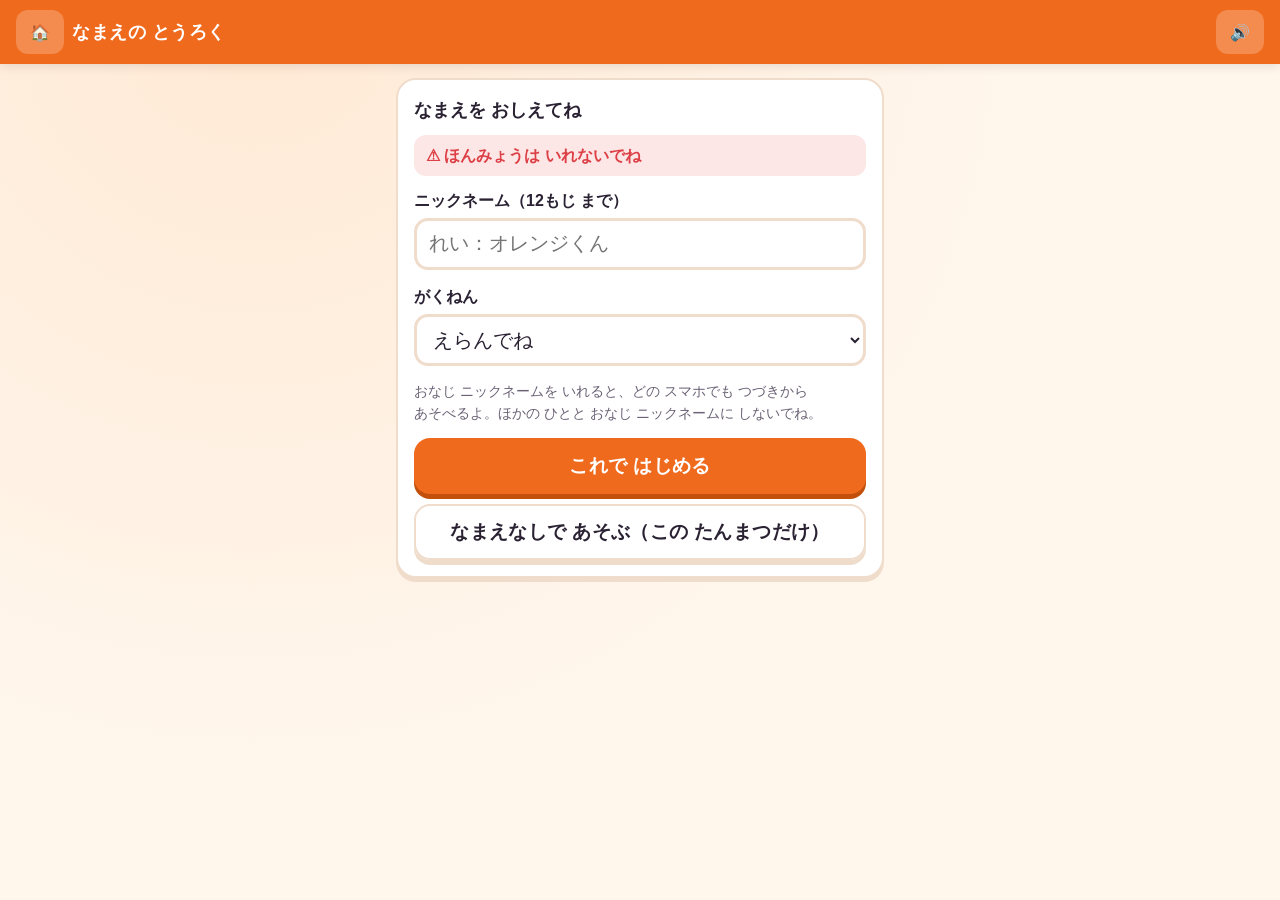
<file: quiz/index.html>
<!DOCTYPE html>
<html lang="ja">
<head>
<meta charset="utf-8">
<script>
/* このアプリが つうしんする ゆいいつの さき（オレンジ ルールクイズ用の GAS）。ここ 1か所で きめる */
const GAS_URL = 'https://script.google.com/macros/s/AKfycbyt5yi-R9oXQoF25CdQh9uu2Z7uMfEANcLqEdP_qtU2FF_e9pHmwiImLiXALC57iexfyg/exec';
</script>
<meta name="viewport" content="width=device-width, initial-scale=1, viewport-fit=cover">
<meta name="color-scheme" content="light dark">
<meta name="theme-color" content="#f06a1e">
<meta name="description" content="オレンジの こどもむけ やきゅう ルール クイズ。ダイヤモンドを 1しゅう して ホームインしよう。">
<title>ルールで ホームイン！ | オレンジ</title>
<link rel="icon" href="data:image/svg+xml,%3Csvg xmlns='http://www.w3.org/2000/svg' viewBox='0 0 64 64'%3E%3Ccircle cx='32' cy='32' r='28' fill='%23ff9a2e'/%3E%3Cpath d='M18 14 q8 18 0 36 M46 14 q-8 18 0 36' stroke='%23c8433c' stroke-width='3' fill='none'/%3E%3C/svg%3E">
<style>
/* ============================================================
   quiz_beta.html  ルールで ホームイン！（ベータ版）
   ------------------------------------------------------------
   外部ファイルなし。CSS・JS・SVG・問題データをすべてこの1ファイルに持つ。
   文字：問題文 20px、ボタン 18px 以上、12px 未満は使わない。
   ============================================================ */
:root {
  --bg: #fff6ec;
  --bg-2: #ffe9d4;
  --card: #ffffff;
  --ink: #2a2233;
  --muted: #6b6275;
  --line: #f0dccb;
  --orange: #f06a1e;
  --orange-dark: #c24f0c;
  --orange-soft: #ffe3cc;
  --green: #1e9a5f;
  --green-dark: #137046;
  --green-soft: #dff5e9;
  --red: #dc3f45;
  --red-soft: #fde6e6;
  --blue: #2f79d0;
  --blue-dark: #1f5aa3;
  --blue-soft: #e2eeff;
  --gold: #f5b400;
  --locked: #c9c1cf;
  --shadow: rgba(60, 30, 10, .12);
}
@media (prefers-color-scheme: dark) {
  :root {
    --bg: #1b1720;
    --bg-2: #241d2b;
    --card: #2a2331;
    --ink: #f5efe9;
    --muted: #bcb1c6;
    --line: #43384d;
    --orange: #ff8a3d;
    --orange-dark: #d8641d;
    --orange-soft: #4a2c1a;
    --green: #3fce8a;
    --green-dark: #23945d;
    --green-soft: #183a2a;
    --red: #ff7a7f;
    --red-soft: #46232a;
    --blue: #6aa8f5;
    --blue-dark: #3d7bc6;
    --blue-soft: #1c2c45;
    --gold: #ffcb3d;
    --locked: #5b5264;
    --shadow: rgba(0, 0, 0, .35);
  }
}

* { box-sizing: border-box; -webkit-tap-highlight-color: transparent; }
[hidden] { display: none !important; }
html { -webkit-text-size-adjust: 100%; }
body {
  margin: 0;
  font-family: -apple-system, BlinkMacSystemFont, "Hiragino Maru Gothic ProN", "Hiragino Kaku Gothic ProN", "BIZ UDPGothic", "Yu Gothic", "Meiryo", sans-serif;
  background: var(--bg);
  background-image: radial-gradient(circle at 20% 0%, var(--bg-2), transparent 55%);
  background-attachment: fixed;
  color: var(--ink);
  line-height: 1.6;
  overflow-x: hidden;
  /* 分かち書きのスペースで改行し、単語の途中で切らない（入りきらないときだけ切る） */
  word-break: keep-all;
  overflow-wrap: anywhere;
  line-break: strict;
}
button { font-family: inherit; color: inherit; cursor: pointer; }
ruby rt { font-size: 12px; }

/* ---------- ヘッダー ---------- */
.top {
  position: sticky; top: 0; z-index: 20;
  display: flex; align-items: center; gap: 8px;
  padding: 10px 16px; padding-top: max(10px, env(safe-area-inset-top));
  background: var(--orange); color: #fff;
  box-shadow: 0 2px 10px var(--shadow);
}
.top h1 { margin: 0; font-size: 18px; font-weight: 900; letter-spacing: .03em; flex: 1; min-width: 0; white-space: nowrap; overflow: hidden; text-overflow: ellipsis; }
.icon-btn {
  min-width: 48px; height: 44px; padding: 0 10px;
  border: 0; border-radius: 12px;
  background: rgba(255, 255, 255, .22); color: #fff;
  font-size: 16px; font-weight: 800;
}
.icon-btn:active { transform: translateY(1px); }

.wrap { max-width: 520px; margin: 0 auto; padding: 14px 16px 40px; }
.screen { animation: fadein .25s ease-out; }
@keyframes fadein { from { opacity: 0; transform: translateY(6px); } to { opacity: 1; transform: none; } }

.card {
  background: var(--card);
  border: 2px solid var(--line);
  border-radius: 20px;
  padding: 16px;
  margin-bottom: 14px;
  box-shadow: 0 4px 0 var(--line);
}
.sec-title { font-size: 18px; font-weight: 900; margin: 0 0 10px; }
.muted { color: var(--muted); }
.small { font-size: 14px; }

/* ---------- ボタン ---------- */
.btn {
  display: flex; align-items: center; justify-content: center; gap: 8px;
  width: 100%; min-height: 56px; margin: 10px 0 0; padding: 10px 16px;
  border: 0; border-radius: 16px;
  font-size: 19px; font-weight: 900; letter-spacing: .02em;
  background: var(--card); color: var(--ink);
  box-shadow: 0 5px 0 var(--line), 0 0 0 2px var(--line) inset;
  transition: transform .06s;
}
.btn:active { transform: translateY(4px); box-shadow: 0 1px 0 var(--line), 0 0 0 2px var(--line) inset; }
.btn.primary { background: var(--orange); color: #fff; box-shadow: 0 5px 0 var(--orange-dark); }
.btn.primary:active { box-shadow: 0 1px 0 var(--orange-dark); }
.btn.green { background: var(--green); color: #fff; box-shadow: 0 5px 0 var(--green-dark); }
.btn.green:active { box-shadow: 0 1px 0 var(--green-dark); }
.btn.blue { background: var(--blue); color: #fff; box-shadow: 0 5px 0 var(--blue-dark); }
.btn.blue:active { box-shadow: 0 1px 0 var(--blue-dark); }
.btn-row { display: grid; grid-template-columns: 1fr 1fr; gap: 10px; }
.btn-row .btn { margin-top: 10px; font-size: 17px; }

/* ---------- マスコット ---------- */
.hero { display: flex; align-items: center; gap: 12px; }
.grow-line { margin: 8px 0 0; font-size: 15px; font-weight: 700; color: var(--ink); }
.grow-line .gl-name { color: var(--orange-dark); }
/* おとなの ホーム：じぶんの せいかいの かず・おぼえた かず（ランキングには 出ない） */
.adult-line { display: flex; flex-wrap: wrap; align-items: baseline; gap: 4px 14px; margin: 8px 0 0; padding: 8px 10px; border-radius: 12px; background: var(--blue-soft); color: var(--ink); font-size: 15px; font-weight: 700; }
.adult-line[hidden] { display: none; }
.adult-line b { font-size: 18px; color: var(--blue-dark); }
.adult-line .al-note { flex: 1 1 100%; font-size: 13px; color: var(--muted); }
@media (prefers-color-scheme: dark) { .adult-line b { color: var(--blue); } }
.sec-title.with-mascot { display: flex; align-items: center; gap: 8px; }
.sec-title .mini-mascot { width: 40px; height: 40px; flex: 0 0 auto; }
.sec-title .mini-mascot svg { width: 100%; height: 100%; display: block; }
.mascot { width: 88px; height: 88px; flex: 0 0 auto; }
.mascot svg { width: 100%; height: 100%; display: block; }
.mascot.bounce { animation: bounce .6s ease-out; }
@keyframes bounce { 0% { transform: scale(1); } 30% { transform: scale(1.15) rotate(-6deg); } 60% { transform: scale(.95) rotate(4deg); } 100% { transform: scale(1); } }
.bubble {
  position: relative; flex: 1;
  background: var(--orange-soft); border-radius: 16px;
  padding: 10px 14px; font-size: 17px; font-weight: 800;
}
.bubble::before {
  content: ""; position: absolute; left: -10px; top: 50%; margin-top: -8px;
  border: 8px solid transparent; border-right: 10px solid var(--orange-soft); border-left: 0;
}

/* ---------- ランク ---------- */
.rank-row { display: flex; align-items: center; gap: 10px; margin-top: 12px; }
.rank-badge {
  display: inline-flex; align-items: center; gap: 6px;
  padding: 6px 12px; border-radius: 999px;
  background: var(--gold); color: #3a2a00; font-weight: 900; font-size: 16px; white-space: nowrap;
}
.meter { flex: 1; min-width: 0; }
.meter-bar { height: 14px; border-radius: 999px; background: var(--line); overflow: hidden; }
.meter-fill { height: 100%; border-radius: 999px; background: linear-gradient(90deg, var(--orange), var(--gold)); transition: width .6s ease-out; }
.meter-text { font-size: 14px; color: var(--muted); margin-top: 2px; font-weight: 700; }

/* ---------- ダイヤモンドのマップ ---------- */
.map { position: relative; width: 100%; max-width: 360px; margin: 0 auto; aspect-ratio: 320 / 290; }
.map > svg { position: absolute; inset: 0; width: 100%; height: 100%; }
.node {
  position: absolute; transform: translate(-50%, -50%);
  width: 82px; padding: 4px 2px 3px;
  border: 3px solid #fff; border-radius: 16px;
  background: var(--card); color: var(--ink);
  box-shadow: 0 4px 0 rgba(0, 0, 0, .22);
  text-align: center; line-height: 1.25;
}
.node:active { transform: translate(-50%, -46%); }
.node .n-icon { font-size: 22px; display: block; line-height: 1.2; }
.node .n-name { font-size: 14px; font-weight: 900; display: block; }
.node .n-stars { font-size: 14px; color: var(--gold); letter-spacing: 1px; display: block; }
.node .n-stars .off { color: var(--locked); }
.node.mound { width: 74px; border-radius: 50%; aspect-ratio: 1; display: flex; flex-direction: column; justify-content: center; background: #fff7d6; }
.node.mound .n-name { font-size: 12px; }
@media (prefers-color-scheme: dark) { .node.mound { background: #4a3d10; } }
.node.locked { background: var(--locked); color: #5a5260; border-color: rgba(255, 255, 255, .6); }
.node.locked .n-icon { filter: grayscale(1); opacity: .6; }
.node.next { border-color: var(--orange); animation: pulse 1.6s ease-in-out infinite; }
@keyframes pulse { 0%, 100% { box-shadow: 0 4px 0 rgba(0, 0, 0, .22), 0 0 0 0 rgba(240, 106, 30, .55); } 50% { box-shadow: 0 4px 0 rgba(0, 0, 0, .22), 0 0 0 10px rgba(240, 106, 30, 0); } }
.next-tag {
  position: absolute; left: 50%; top: -14px; transform: translateX(-50%);
  background: var(--orange); color: #fff; font-size: 12px; font-weight: 900;
  padding: 1px 8px; border-radius: 999px; white-space: nowrap;
}
.extra-modes { display: grid; gap: 0; }

/* ---------- スタンプ ---------- */
.stamps { display: grid; grid-template-columns: repeat(7, 1fr); gap: 4px; text-align: center; }
.stamp-day { font-size: 13px; font-weight: 800; color: var(--muted); white-space: nowrap; letter-spacing: -.02em; }
.stamp {
  width: 38px; height: 38px; margin: 2px auto 0; border-radius: 50%;
  border: 2px dashed var(--line); display: flex; align-items: center; justify-content: center;
  font-size: 22px;
}
.stamp.on { border: 0; background: var(--orange-soft); }
.stamp.today { outline: 3px solid var(--orange); outline-offset: 1px; }
.streak { margin: 8px 0 0; font-weight: 900; color: var(--orange); font-size: 16px; }

/* ---------- クイズ ---------- */
.quiz-top { display: flex; align-items: center; gap: 10px; margin-bottom: 10px; }
.quiz-stage { font-size: 15px; font-weight: 900; color: var(--orange); flex: 1; min-width: 0; }
.dots { display: flex; gap: 6px; }
.dot { width: 20px; height: 20px; border-radius: 50%; background: var(--line); display: flex; align-items: center; justify-content: center; font-size: 12px; color: #fff; font-weight: 900; }
.dot.cur { outline: 3px solid var(--orange); outline-offset: 1px; background: var(--card); }
.dot.ok { background: var(--green); }
.dot.ng { background: var(--red); }
.choice.pose-choice { display: grid; grid-template-columns: auto auto 1fr; align-items: center; column-gap: 12px; }
/* せまい 画面では 文を 絵の したに（1ぎょうに 2〜3もじしか はいらない ため） */
@media (max-width: 380px) { .choice.pose-choice { grid-template-columns: auto 1fr; row-gap: 6px; } .choice.pose-choice .pose { justify-self: start; } .choice.pose-choice > span:last-child { grid-column: 1 / -1; } }
.pose-choice .pose { flex: none; width: 88px; height: 88px; background: #eaf3e4; border-radius: 12px; display: flex; align-items: center; justify-content: center; }
.pose-choice .pose svg { width: 84px; height: 84px; }
.team-banner { background: var(--orange-soft); color: var(--orange-dark); border: 2px solid var(--orange); border-radius: 12px; padding: 8px 12px; font-weight: 900; margin-bottom: 10px; font-size: 16px; }
@media (prefers-color-scheme: dark) { .team-banner { color: var(--orange); } }
.retry-banner { background: var(--blue-soft); color: var(--blue-dark); border-radius: 12px; padding: 8px 12px; font-weight: 900; margin-bottom: 10px; font-size: 16px; }
@media (prefers-color-scheme: dark) { .retry-banner { color: var(--blue); } }
.combo { text-align: center; font-weight: 900; color: var(--orange); font-size: 16px; min-height: 26px; }
.combo.pop { animation: pop .4s ease-out; }
@keyframes pop { 0% { transform: scale(.6); } 60% { transform: scale(1.2); } 100% { transform: scale(1); } }

.q-card { position: relative; }
.q-icon { font-size: 44px; text-align: center; line-height: 1.1; }
.q-pic { margin: 6px auto 4px; max-width: 280px; }
.q-pic svg { width: 100%; height: auto; display: block; }
.q-text { font-size: 20px; font-weight: 800; line-height: 1.7; margin: 8px 0 4px; }
.speak { display: inline-flex; align-items: center; gap: 4px; min-height: 40px; padding: 4px 12px; border-radius: 999px; border: 2px solid var(--line); background: var(--card); font-size: 15px; font-weight: 800; }

.choices { display: grid; gap: 12px; margin-top: 12px; }
.choice {
  display: flex; align-items: center; gap: 12px;
  width: 100%; min-height: 64px; padding: 10px 14px;
  border: 3px solid var(--line); border-radius: 18px;
  background: var(--card); box-shadow: 0 4px 0 var(--line);
  font-size: 19px; font-weight: 800; text-align: left; line-height: 1.45;
  transition: transform .06s, opacity .2s;
}
.choice:active:not(:disabled) { transform: translateY(3px); box-shadow: 0 1px 0 var(--line); }
.choice .mark { flex: 0 0 auto; width: 34px; height: 34px; border-radius: 50%; background: var(--orange); color: #fff; display: flex; align-items: center; justify-content: center; font-size: 17px; font-weight: 900; }
.choice:nth-child(2) .mark { background: var(--blue); }
.choice:nth-child(3) .mark { background: var(--green); }
.choices.ox { grid-template-columns: 1fr 1fr; }
.choices.ox .choice { flex-direction: column; justify-content: center; min-height: 120px; text-align: center; font-size: 17px; gap: 2px; }
.choices.ox .choice .ox-sym { font-size: 60px; line-height: 1; font-weight: 900; }
.choices.ox .choice:nth-child(1) .ox-sym { color: var(--orange); }
.choices.ox .choice:nth-child(2) .ox-sym { color: var(--blue); }
.choice.correct { border-color: var(--green); background: var(--green-soft); box-shadow: 0 4px 0 var(--green); }
.choice.wrong { border-color: var(--red); background: var(--red-soft); box-shadow: 0 4px 0 var(--red); }
.choice.dim { opacity: .45; }
.choice:disabled { cursor: default; }
.choice.shake { animation: shake .4s; }
@keyframes shake { 20%, 60% { transform: translateX(-6px); } 40%, 80% { transform: translateX(6px); } }

.feedback { margin-top: 14px; border-radius: 20px; padding: 14px; animation: pop .35s ease-out; }
.feedback.ok { background: var(--green-soft); border: 3px solid var(--green); }
.feedback.ng { background: var(--red-soft); border: 3px solid var(--red); }
.fb-head { display: flex; align-items: center; gap: 10px; }
.fb-head .mascot { width: 64px; height: 64px; }
.fb-title { font-size: 26px; font-weight: 900; }
.feedback.ok .fb-title { color: var(--green); }
.feedback.ng .fb-title { color: var(--red); }
.fb-answer { font-size: 17px; font-weight: 800; margin: 8px 0 4px; }
.fb-explain { font-size: 17px; line-height: 1.75; margin: 4px 0 0; }
.get-card { margin-top: 12px; display: flex; align-items: center; gap: 10px; background: var(--card); border: 3px solid var(--gold); border-radius: 16px; padding: 10px; animation: getcard .6s ease-out; }
@keyframes getcard { 0% { transform: rotateY(90deg) scale(.8); } 100% { transform: none; } }
.get-card .gc-icon { font-size: 34px; }
.get-card .gc-label { font-size: 13px; font-weight: 900; color: var(--orange); }
.get-card .gc-name { font-size: 18px; font-weight: 900; }

/* ---------- プレーのアニメ ---------- */
.q-field { margin: 4px -4px 6px; border-radius: 16px; overflow: hidden; background: #2d7a3a; scroll-margin-top: 76px; }
.q-field svg { display: block; width: 100%; height: auto; touch-action: manipulation; }
/* スコアボード（B・S・O） */
.pl-bso .lamp { transition: fill .15s; }
.pl-bso .lamp.pop { animation: lampPop .5s ease-out; transform-box: fill-box; transform-origin: center; }
@keyframes lampPop { 0% { transform: scale(1.9); } 100% { transform: scale(1); } }
.pl-bso-change { font-size: 13px; font-weight: 900; fill: #ff6b6b; paint-order: stroke; stroke: #1c2430; stroke-width: 4px; stroke-linejoin: round; }
@media (prefers-reduced-motion: reduce) { .pl-bso .lamp.pop { animation: none; } }
.pl-label { font-size: 24px; font-weight: 900; paint-order: stroke; stroke: #2a2233; stroke-width: 5px; stroke-linejoin: round; font-family: inherit; }
.pl-label.out { fill: #ff5a5f; }
.pl-label.safe { fill: #3fe08f; }
.pl-label.run { fill: #ffd23d; }
.pl-label.info { fill: #ffffff; font-size: 20px; }
.pl-ring { fill: rgba(255, 255, 255, .18); stroke: #ffd23d; stroke-width: 3; stroke-dasharray: 6 5; }
.pl-tap { cursor: pointer; outline: none; }
.pl-tap:focus-visible .pl-ring, .pl-tap:hover .pl-ring { fill: rgba(255, 210, 61, .45); }
.play-svg:not(.locked) .pl-ring { animation: ringpulse 1.4s ease-in-out infinite; transform-box: fill-box; transform-origin: center; }
@keyframes ringpulse { 50% { transform: scale(1.15); } }
.play-svg.locked .pl-tap { pointer-events: none; }
.play-svg.locked .pl-ring { opacity: .35; }
.pl-mark { fill: none; stroke-width: 5; }
/* まもりの 問題：きみの しるしと、いく ばしょの なまえ */
.pl-you-ring { fill: none; stroke: #ffd23d; stroke-width: 3; }
.pl-you-label { font-size: 13px; font-weight: 900; fill: #ffd23d; paint-order: stroke; stroke: #2a2233; stroke-width: 4px; stroke-linejoin: round; }
/* 番号の 印（グラウンドの 上）。ボタンの 番号と おなじ 見た目。どれも おなじ 色（こたえの ヒントに しない） */
.pl-num-bg { fill: #f06a1e; stroke: #fff; stroke-width: 2.5; }
.pl-num { font-size: 15px; font-weight: 900; fill: #fff; pointer-events: none; }
.pl-num-line { stroke: #fff; stroke-width: 1.5; stroke-dasharray: 3 2; opacity: .85; }
.pl-num-dot { fill: #fff; stroke: #f06a1e; stroke-width: 1.5; }
.pl-tap:focus-visible .pl-num-bg, .pl-tap:hover .pl-num-bg { stroke: #ffd23d; stroke-width: 4; }
.play-svg.locked .pl-num-bg, .play-svg.locked .pl-num { opacity: .55; }
.choices .spot-choice { min-height: 52px; }
.choices .spot-choice .mark { background: #f06a1e; }
.pl-label.good { fill: #8be9ff; }
.def-cmp .oc-btns { grid-template-columns: repeat(2, minmax(0, 1fr)); }
.def-cmp .oc-btns.three { grid-template-columns: repeat(3, minmax(0, 1fr)); }
.def-cmp .oc-btn { white-space: normal; font-size: 14px; line-height: 1.3; padding: 4px 6px; }
.pl-mark.ok { stroke: #3fe08f; }
.pl-mark.ng { stroke: #ff5a5f; }
.tap-hint { text-align: center; font-size: 17px; font-weight: 900; color: var(--orange); margin: 4px 0 0; }
.replay { display: inline-flex; align-items: center; gap: 4px; min-height: 40px; padding: 4px 12px; margin-top: 8px; border-radius: 999px; border: 2px solid var(--line); background: var(--card); font-size: 15px; font-weight: 800; }

/* ---------- 演出 ---------- */
.intro { position: fixed; inset: 0; z-index: 45; display: flex; align-items: center; justify-content: center; pointer-events: none; }
.intro-word {
  font-size: 44px; font-weight: 900; color: #fff; letter-spacing: .04em;
  background: var(--orange); border: 5px solid #fff; border-radius: 24px; padding: 10px 26px;
  box-shadow: 0 10px 30px rgba(0, 0, 0, .3); transform: rotate(-4deg);
  animation: intro 1.1s ease-out forwards;
}
@keyframes intro {
  0% { transform: scale(.2) rotate(-12deg); opacity: 0; }
  25% { transform: scale(1.15) rotate(-4deg); opacity: 1; }
  40% { transform: scale(1) rotate(-4deg); }
  80% { transform: scale(1) rotate(-4deg); opacity: 1; }
  100% { transform: scale(1.4) rotate(-4deg); opacity: 0; }
}
/* 光は べつの 層に かいて opacity だけ うごかす（box-shadow を 毎フレーム かきなおさない） */
.q-card.hot { border-color: var(--orange); box-shadow: 0 4px 0 var(--orange); }
.q-card.hot::after {
  content: ""; position: absolute; inset: -4px; border-radius: 22px; pointer-events: none;
  box-shadow: 0 0 22px 6px rgba(240, 106, 30, .5); opacity: 0;
  animation: hotglow 1.2s ease-in-out infinite;
}
@keyframes hotglow { 50% { opacity: 1; } }
.combo.hot { font-size: 19px; color: var(--red); }
.map-runner { pointer-events: none; }
.result-play { margin: 10px -4px 0; }

/* ---------- 学習版 ---------- */
.today-btn { font-size: 22px; min-height: 64px; }
.sync-line { font-size: 14px; color: var(--muted); margin: 8px 0 0; font-weight: 700; }
.profile-row { display: flex; flex-wrap: wrap; align-items: center; gap: 8px; margin-top: 6px; }
.profile-row .who { flex: 1 1 100%; min-width: 0; font-weight: 900; line-height: 1.25; }
.who-name { display: block; overflow-wrap: anywhere; }
.who-grade { display: block; font-size: 14px; color: var(--muted); white-space: nowrap; }
.pf-list { display: flex; flex-direction: column; gap: 8px; margin: 0 0 16px; }
.pf-row { display: flex; gap: 8px; align-items: stretch; }
.pf-pick { flex: 1; min-width: 0; min-height: 60px; text-align: left; padding: 8px 14px; border-radius: 14px; border: 3px solid var(--line); background: var(--card); color: var(--ink); font-family: inherit; font-size: 20px; font-weight: 900; }
.pf-pick.on { border-color: var(--orange); background: var(--orange-soft); }
.pf-pick .pf-name { display: block; overflow-wrap: anywhere; line-height: 1.25; }
.pf-pick .nw { white-space: nowrap; }
.pf-pick small { display: block; font-size: 14px; color: var(--muted); font-weight: 800; }
.pf-del { flex: 0 0 auto; min-width: 64px; min-height: 60px; border-radius: 14px; border: 2px solid var(--line); background: var(--card); color: var(--red); font-family: inherit; font-size: 16px; font-weight: 900; }
.pf-sub { font-size: 17px; font-weight: 900; margin: 4px 0 8px; }
.rk-help { margin: 10px 0 4px; padding-left: 1.2em; font-size: 15px; font-weight: 700; color: var(--muted); line-height: 1.55; }
.rk-help li { margin: 2px 0; }
.gc-grades { display: grid; grid-template-columns: repeat(2, 1fr); gap: 8px; margin: 10px 0 0; }
.gc-grades .btn { margin: 0; min-height: 56px; padding: 6px 4px; font-size: 17px; }
.mini-btn { min-height: 40px; padding: 4px 12px; border-radius: 999px; border: 2px solid var(--line); background: var(--card); font-size: 15px; font-weight: 800; }
.bucket-tag { font-size: 14px; font-weight: 900; color: var(--blue-dark); min-height: 22px; }
@media (prefers-color-scheme: dark) { .bucket-tag { color: var(--blue); } }
.q-tools { display: flex; flex-wrap: wrap; gap: 8px; }
.preview-btn { border-color: var(--orange); color: var(--orange-dark); }
.pl-zone { font-size: 12px; font-weight: 900; fill: #fff; paint-order: stroke; stroke: #14381c; stroke-width: 3px; }
@media (prefers-color-scheme: dark) { .preview-btn { color: var(--orange); } }
/* アウトの ランプを めだたせる（アウトの かずで こたえが かわる 問題） */
.pl-bso.focus-o .bso-row[data-k="o"] .bso-hl { fill: rgba(255, 77, 77, .22); stroke: #ff4d4d; stroke-width: 1.6; animation: oGlow 1.2s ease-in-out infinite alternate; }
@keyframes oGlow { from { stroke-opacity: .45; } to { stroke-opacity: 1; } }
@media (prefers-reduced-motion: reduce) { .pl-bso.focus-o .bso-row[data-k="o"] .bso-hl { animation: none; } }
.outs-banner { background: var(--red-soft); color: var(--red); border-radius: 12px; padding: 8px 12px; font-weight: 900; margin-bottom: 10px; font-size: 16px; }
.outs-cmp { margin-top: 12px; padding: 10px 12px; border-radius: 14px; background: var(--card); border: 2px solid var(--line); }
.oc-title { font-weight: 900; font-size: 16px; margin: 0 0 8px; }
.oc-btns { display: grid; grid-template-columns: repeat(3, minmax(0, 1fr)); gap: 6px; }
.oc-btn { min-height: 56px; border-radius: 12px; border: 2px solid var(--line); background: var(--bg-2); color: var(--ink); font-family: inherit; font-size: 14px; font-weight: 800; padding: 4px 1px; white-space: nowrap; letter-spacing: -.02em; display: flex; flex-direction: column; align-items: center; justify-content: center; gap: 3px; }
.oc-btn[aria-pressed="true"] { border-color: #ff4d4d; box-shadow: 0 0 0 2px rgba(255, 77, 77, .35); }
.oc-btn:disabled { opacity: .45; }
.btn:disabled { opacity: .5; cursor: default; }
.oc-lamps { display: inline-flex; gap: 4px; align-items: center; font-size: 12px; font-weight: 900; color: #ff4d4d; }
.oc-lamps i { width: 12px; height: 12px; border-radius: 50%; background: #3b4654; display: inline-block; }
.oc-lamps i.on { background: #ff4d4d; }
.oc-now { font-size: 12px; color: var(--muted); white-space: normal; text-align: center; line-height: 1.2; }
@media (max-width: 360px) { .oc-btns { gap: 4px; } .oc-btn { font-size: 13px; } }
.oc-result { margin: 8px 0 0; font-size: 15px; line-height: 1.6; }
.oc-result b.chg { color: var(--red); }
.oc-result b.same { color: var(--green-dark); }
@media (prefers-color-scheme: dark) { .oc-result b.same { color: var(--green); } }
.fb-note { font-size: 15px; font-weight: 800; margin: 8px 0 0; }
.master-line { text-align: center; font-weight: 900; margin: 6px 0 0; }
.send-line { text-align: center; font-size: 14px; color: var(--muted); margin: 10px 0 0; font-weight: 700; }
.field-row { margin: 0 0 14px; }
.field-row label { display: block; font-weight: 900; margin-bottom: 4px; }
.field-row input, .field-row select { width: 100%; min-height: 52px; font-size: 20px; padding: 8px 12px; border: 3px solid var(--line); border-radius: 14px; background: var(--card); color: var(--ink); font-family: inherit; }
.warn { background: var(--red-soft); color: var(--red); font-weight: 900; border-radius: 12px; padding: 8px 12px; margin: 0 0 12px; }
.err { color: var(--red); font-weight: 800; margin: 4px 0 0; font-size: 15px; }
.tabs { display: grid; grid-template-columns: 1fr 1fr; gap: 8px; margin-bottom: 10px; }
.tab { min-height: 48px; border-radius: 14px; border: 3px solid var(--line); background: var(--card); font-size: 16px; font-weight: 900; }
.tab.on { border-color: var(--orange); background: var(--orange-soft); }
.ptable.rank tr.me td { background: var(--orange-soft); font-weight: 900; }
.pl-ring-target { fill: none; stroke: #fff; stroke-width: 2.5; stroke-dasharray: 5 3; }

/* ---------- けっか ---------- */
.result-title { font-size: 28px; font-weight: 900; text-align: center; margin: 4px 0 0; }
.result-title.clear { color: var(--orange); }
.big-stars { display: flex; justify-content: center; gap: 8px; margin: 10px 0; }
.big-star { font-size: 54px; line-height: 1; color: var(--locked); }
.big-star.on { color: var(--gold); animation: starin .5s ease-out both; text-shadow: 0 3px 0 rgba(0, 0, 0, .12); }
.big-star.on:nth-child(2) { animation-delay: .25s; }
.big-star.on:nth-child(3) { animation-delay: .5s; }
@keyframes starin { 0% { transform: scale(0) rotate(-120deg); opacity: 0; } 70% { transform: scale(1.3); opacity: 1; } 100% { transform: scale(1); } }
.score-line { text-align: center; font-size: 20px; font-weight: 900; }
.news { display: grid; gap: 10px; margin-top: 10px; }
.news-item { border-radius: 16px; padding: 10px 14px; font-size: 17px; font-weight: 900; text-align: center; animation: pop .4s ease-out both; }
.news-item.unlock { background: var(--blue-soft); color: var(--blue-dark); }
.news-item.stampnews { background: var(--orange-soft); color: var(--orange-dark); }
.news-item.rank { background: #fff3c4; color: #6b4b00; }
.news-item.homein { background: var(--orange); color: #fff; font-size: 22px; }
@media (prefers-color-scheme: dark) {
  .news-item.unlock { color: var(--blue); }
  .news-item.stampnews { color: var(--orange); }
  .news-item.rank { background: #4a3d10; color: #ffe08a; }
}
.mini-cards { display: flex; flex-wrap: wrap; gap: 8px; justify-content: center; margin-top: 8px; }
.mini-card { width: 96px; padding: 8px 3px; border-radius: 14px; border: 3px solid var(--gold); background: var(--card); text-align: center; font-size: 12px; font-weight: 900; line-height: 1.3; }
.mini-card .mc-icon { font-size: 28px; display: block; }

/* ---------- ずかん ---------- */
.zukan-stage { margin-top: 14px; }
.zukan-stage h3 { margin: 0 0 8px; font-size: 17px; font-weight: 900; }
.grid { display: grid; grid-template-columns: repeat(3, 1fr); gap: 8px; }
.zcard {
  min-height: 92px; border-radius: 14px; padding: 6px 4px;
  border: 3px solid var(--gold); background: var(--card);
  display: flex; flex-direction: column; align-items: center; justify-content: center; gap: 2px;
  text-align: center; font-size: 12px; font-weight: 900; line-height: 1.3;
  box-shadow: 0 3px 0 var(--line);
}
.zcard .z-icon { font-size: 30px; }
.zcard.no { border: 3px dashed var(--line); background: transparent; color: var(--muted); box-shadow: none; }
.zcard.no .z-icon { font-size: 26px; opacity: .5; }

/* ---------- モーダル ---------- */
.modal { position: fixed; inset: 0; z-index: 50; display: flex; align-items: center; justify-content: center; padding: 16px; background: rgba(20, 10, 30, .55); animation: fadein .2s; }
.modal-box { width: 100%; max-width: 420px; max-height: 90vh; overflow: auto; background: var(--card); border-radius: 22px; padding: 18px; border: 4px solid var(--gold); }
.modal-box.plain { border-color: var(--line); }
/* マスコットの 成長の 演出 */
.grow-box { text-align: center; }
.gm-title { font-size: 28px; font-weight: 900; color: var(--orange-dark); margin: 0 0 6px; }
.gm-pics { display: flex; align-items: center; justify-content: center; gap: 6px; }
.gm-old { width: 56px; height: 56px; opacity: .6; flex: 0 0 auto; }
.gm-arrow { font-size: 20px; color: var(--muted); }
.gm-stage { position: relative; width: 160px; height: 160px; flex: 0 0 auto; }
.gm-rays { position: absolute; inset: -10px; border-radius: 50%; background: repeating-conic-gradient(rgba(255, 200, 61, .55) 0 12deg, transparent 12deg 30deg); animation: gmspin 6s linear infinite; }
.gm-new { position: relative; width: 100%; height: 100%; animation: gmpop .9s cubic-bezier(.2, 1.5, .4, 1) both; }
.gm-old svg, .gm-new svg { width: 100%; height: 100%; display: block; }
.gm-text { font-size: 20px; font-weight: 900; margin: 8px 0 2px; }
.gm-next { font-size: 15px; color: var(--muted); margin: 0 0 12px; }
@keyframes gmpop { 0% { transform: scale(.3) rotate(-12deg); opacity: 0; } 60% { transform: scale(1.12) rotate(4deg); opacity: 1; } 100% { transform: none; opacity: 1; } }
@keyframes gmspin { to { transform: rotate(360deg); } }
@media (prefers-reduced-motion: reduce) { .gm-rays { display: none; } .gm-new { animation: none; } }
.cd-icon { font-size: 64px; text-align: center; line-height: 1.2; }
.cd-name { font-size: 24px; font-weight: 900; text-align: center; margin: 4px 0; }
.cd-point { font-size: 19px; font-weight: 900; text-align: center; background: var(--orange-soft); border-radius: 12px; padding: 8px; }
.cd-explain { font-size: 17px; line-height: 1.75; }
.cd-rule { font-size: 14px; color: var(--muted); }

/* ---------- おうちのかたへ ---------- */
.parent p { font-size: 16px; line-height: 1.8; margin: 0 0 8px; }
.ptable { width: 100%; border-collapse: collapse; font-size: 15px; }
.ptable th, .ptable td { border-bottom: 1px solid var(--line); padding: 8px 4px; text-align: left; }
.ptable th { white-space: nowrap; font-size: 14px; }
.ptable td.num { text-align: right; white-space: nowrap; font-weight: 800; }
.btn.danger { background: var(--card); color: var(--red); box-shadow: 0 5px 0 var(--red-soft), 0 0 0 2px var(--red) inset; }

/* ---------- トースト・紙吹雪 ---------- */
.toast { position: fixed; left: 50%; bottom: 24px; transform: translateX(-50%); z-index: 60; max-width: calc(100% - 32px); background: #2a2233; color: #fff; padding: 12px 18px; border-radius: 14px; font-weight: 800; font-size: 16px; box-shadow: 0 6px 20px rgba(0, 0, 0, .3); animation: fadein .2s; }
.confetti { position: fixed; inset: 0; pointer-events: none; z-index: 70; overflow: hidden; }
.confetti i { position: absolute; top: -20px; width: 10px; height: 14px; border-radius: 2px; animation: fall linear forwards; }
@keyframes fall { to { transform: translateY(110vh) rotate(720deg); } }

@media (prefers-reduced-motion: reduce) {
  *, *::before, *::after { animation-duration: .01ms !important; animation-delay: 0s !important; animation-iteration-count: 1 !important; transition-duration: .01ms !important; }
  .confetti { display: none; }
}
@media (max-width: 350px) {
  .node { width: 72px; }
  .node .n-name { font-size: 12px; }
  .node .n-icon { font-size: 18px; }
  .mascot { width: 72px; height: 72px; }
  .stamp { width: 32px; height: 32px; font-size: 18px; }
  .stamp-day { font-size: 12px; }
}
</style>
</head>
<body>

<header class="top">
  <button class="icon-btn" id="btnHome" hidden aria-label="ホームへ">🏠</button>
  <h1 id="topTitle">ルールで ホームイン！</h1>
  <button class="icon-btn" id="btnSound" aria-label="おと">🔊</button>
</header>

<main class="wrap">

  <!-- ===== ホーム ===== -->
  <section id="scr-home" class="screen">
    <div class="card">
      <div class="hero">
        <div class="mascot" id="homeMascot"></div>
        <div class="bubble" id="homeBubble"></div>
      </div>
      <div class="rank-row">
        <span class="rank-badge" id="rankBadge"></span>
        <div class="meter">
          <div class="meter-bar"><div class="meter-fill" id="rankFill"></div></div>
          <div class="meter-text" id="rankText"></div>
        </div>
      </div>
      <div class="meter" style="margin-top:10px">
        <div class="meter-bar"><div class="meter-fill" id="masterFill"></div></div>
        <div class="meter-text" id="masterText"></div>
      </div>
      <p class="grow-line" id="growLine"></p>
      <p class="adult-line" id="adultLine" hidden></p>
      <button class="btn primary today-btn" id="btnToday">▶ きょうの 10もん</button>
      <div class="profile-row">
        <span class="who" id="profileLine"></span>
        <button class="mini-btn" id="btnProfile">なまえ</button>
        <button class="mini-btn" id="btnRanking">🏆 ランキング</button>
      </div>
      <p class="sync-line" id="syncLine"></p>
    </div>

    <div class="card">
      <p class="sec-title">ダイヤモンドを 1しゅう しよう</p>
      <div class="map" id="map"></div>
      <div class="extra-modes">
        <button class="btn" id="btnNigate" hidden></button>
      </div>
    </div>

    <div class="card">
      <p class="sec-title">まいにち スタンプ</p>
      <div class="stamps" id="stamps"></div>
      <p class="streak" id="streak" hidden></p>
    </div>

    <div class="btn-row">
      <button class="btn" id="btnZukan">📖 ずかん</button>
      <button class="btn" id="btnParent">👪 おうちの かた</button>
    </div>
  </section>

  <!-- ===== クイズ ===== -->
  <section id="scr-quiz" class="screen" hidden>
    <div class="quiz-top">
      <div class="quiz-stage" id="quizStage"></div>
      <div class="dots" id="dots"></div>
    </div>
    <div class="bucket-tag" id="bucketTag"></div>
    <div class="team-banner" id="teamBanner" hidden>🍊 オレンジの やくそく（やきゅうの ルールでは ないよ）</div>
    <div class="team-banner" id="mindBanner" hidden>🧢 こころがまえ（やきゅうの ルールでは ないよ）</div>
    <div class="retry-banner" id="retryBanner" hidden>🔁 まちがえた もんだいに もういちど チャレンジ！</div>
    <div class="outs-banner" id="outsBanner" hidden>🔴 さっきと おなじ ばめん。アウトの かずだけ ちがうよ！</div>
    <div class="combo" id="combo" aria-live="polite"></div>
    <div class="card q-card" id="qCard">
      <div class="q-icon" id="qIcon" aria-hidden="true"></div>
      <div class="q-pic" id="qPic" hidden></div>
      <p class="q-text" id="qText"></p>
      <div class="q-tools">
        <button class="speak preview-btn" id="btnPreview" hidden>▶ さいせい</button>
        <button class="speak" id="btnSpeak" hidden>🔈 よんで もらう</button>
      </div>
      <div class="choices" id="choices"></div>
    </div>
    <div id="feedback" aria-live="polite"></div>
  </section>

  <!-- ===== けっか ===== -->
  <section id="scr-result" class="screen" hidden>
    <div class="card">
      <div class="hero">
        <div class="mascot" id="resultMascot"></div>
        <div class="bubble" id="resultBubble"></div>
      </div>
      <p class="result-title" id="resultTitle"></p>
      <div class="big-stars" id="bigStars"></div>
      <p class="score-line" id="scoreLine"></p>
      <p class="master-line" id="masterLine"></p>
      <div class="q-field result-play" id="resultPlay" hidden></div>
      <div class="news" id="news"></div>
      <div id="newCardsWrap" hidden>
        <p class="sec-title" style="text-align:center;margin-top:14px">あたらしい カード</p>
        <div class="mini-cards" id="newCards"></div>
      </div>
    </div>
    <p class="send-line" id="sendLine"></p>
    <button class="btn primary" id="btnAgain">もう 1かい！</button>
    <button class="btn green" id="btnNext" hidden></button>
    <button class="btn" id="btnBack">🏠 ホームへ</button>
  </section>

  <!-- ===== ずかん ===== -->
  <section id="scr-zukan" class="screen" hidden>
    <div class="card">
      <p class="sec-title with-mascot" id="zukanTitle">📖 ルールカード ずかん</p>
      <div class="meter">
        <div class="meter-bar"><div class="meter-fill" id="zukanFill"></div></div>
        <div class="meter-text" id="zukanText"></div>
      </div>
      <p class="small muted" style="margin:8px 0 0">もんだいに せいかいすると カードが もらえるよ。カードを おすと せつめいが よめるよ。</p>
      <div id="zukanList"></div>
    </div>
  </section>

  <!-- ===== なまえの とうろく（ニックネームと 学年だけ） ===== -->
  <section id="scr-profile" class="screen" hidden>
    <div class="card">
      <p class="sec-title" id="pfTitle">なまえを おしえてね</p>
      <div id="pfListWrap" hidden>
        <p class="pf-sub">この たんまつで あそんだ ひと</p>
        <div class="pf-list" id="pfList"></div>
        <p class="pf-sub">あたらしい なまえ</p>
      </div>
      <p class="warn">⚠ ほんみょうは いれないでね</p>
      <div class="field-row">
        <label for="pfNick">ニックネーム（12もじ まで）</label>
        <input type="text" id="pfNick" maxlength="12" autocomplete="off" placeholder="れい：オレンジくん">
        <p class="err" id="pfErrNick" hidden></p>
      </div>
      <div class="field-row">
        <label for="pfGrade">がくねん</label>
        <select id="pfGrade"></select>
        <p class="err" id="pfErrGrade" hidden></p>
      </div>
      <p class="small muted">おなじ ニックネームを いれると、どの スマホでも つづきから あそべるよ。ほかの ひとと おなじ ニックネームに しないでね。</p>
      <button class="btn primary" id="pfSave">これで はじめる</button>
      <button class="btn" id="pfSkip"></button>
    </div>
  </section>

  <!-- ===== ランキング ===== -->
  <section id="scr-rank" class="screen" hidden>
    <div class="card">
      <p class="sec-title with-mascot" id="rankTitle">🏆 ランキング</p>
      <div class="tabs">
        <button class="tab on" id="rkTabCorrect" aria-pressed="true">⭕ せいかいの かず</button>
        <button class="tab" id="rkTabMastered" aria-pressed="false">🧠 おぼえた かず</button>
      </div>
      <ul class="rk-help" id="rkHelp">
        <li>⭕ せいかいの かず：これまでに せいかいした かず</li>
        <li>🧠 おぼえた かず：おなじ もんだいに、まちがえずに 3かい せいかいすると「おぼえた」に なるよ（2びょう より はやい せいかいは かぞえない）。まちがえると、また はじめから。「きょうの 10もん」では、おなじ もんだいは ひを あけて でて くるよ。</li>
      </ul>
      <p class="small muted" id="rkAdult" hidden>おとなの きろくは ランキングには でないよ。じぶんの「せいかいの かず」「おぼえた かず」は ホームで みてね。</p>
      <div id="rankList"></div>
    </div>
  </section>

  <!-- ===== おうちのかたへ ===== -->
  <section id="scr-parent" class="screen parent" hidden>
    <div class="card">
      <p class="sec-title">👪 おうちの かたへ</p>
      <p>やきゅうの ルールを、クイズで たのしく おぼえる アプリです。1かい 5もん、3〜5ふんで おわります。</p>
      <p>ダイヤモンドの 4つの ステージ（ファースト → セカンド → サード → ホーム）を じゅんばんに クリアして、「ホームイン」を めざします。せいかいした もんだいは「ルールカード」に なって、ずかんに たまります。</p>
      <p>「きょうの 10もん」は、まちがえた もんだいを すぐ また だし、せいかいが つづく もんだいほど あいだを あけて だします（かんかく はんぷく）。2びょう みまんの はやすぎる せいかいは「おぼえた」に かぞえません。10もんの うち 7〜8もん せいかい できる ように、ふくしゅう・あたらしい もんだい・おぼえた もんだいの チェックの わりあいを かえます。</p>
      <p>ニックネームと がくねんを いれると、きろくが チームの スプレッドシートに ほぞんされ、ほかの スマホでも おなじ ニックネームで つづきから あそべます。ほんみょうは いれないで ください。つうしん できない ときは、この たんまつの きろくで あそべます。</p>
      <p>おうちの かたも、がくねんの かわりに「おとな」を えらんで あそべます。おとなには すべての もんだいが でます。おとなの きろくは、こどもの ランキングと しどうしゃ むけの しゅうけいには はいりません（じぶんの かずは ホームで みられます）。</p>
      <p>もんだいは <ruby>公認野球規則<rt>こうにんやきゅうきそく</rt></ruby> を もとに つくっています。たいかいや ちいきの ルール（がくどう やきゅうの とくべつな きまり など）で、あつかいが ちがう ことが あります。</p>
      <p>「🔈 よんで もらう」は、たんまつに にほんごの よみあげ おんせいが ある ときだけ でます。</p>
    </div>
    <div class="card">
      <p class="sec-title">きろく</p>
      <table class="ptable" id="parentTable"></table>
    </div>
    <div class="card">
      <p class="sec-title">かんがえかた ごとの せいかい</p>
      <p class="small muted">2びょう みまんの せいかいは のぞいて います。</p>
      <table class="ptable" id="tagTable"></table>
    </div>
    <button class="btn danger" id="btnReset">🗑 この たんまつの きろくを けす</button>
  </section>

</main>

<!-- ===== カードの せつめい ===== -->
<div class="modal" id="cardModal" hidden role="dialog" aria-modal="true" aria-labelledby="cdName">
  <div class="modal-box">
    <div class="cd-icon" id="cdIcon"></div>
    <p class="cd-name" id="cdName"></p>
    <p class="cd-point" id="cdPoint"></p>
    <p class="cd-explain" id="cdExplain"></p>
    <p class="cd-rule" id="cdRule"></p>
    <button class="speak" id="cdSpeak" hidden>🔈 よんで もらう</button>
    <button class="btn primary" id="cdClose">とじる</button>
  </div>
</div>

<!-- ===== マスコットの 成長 ===== -->
<div class="modal" id="growModal" hidden role="dialog" aria-modal="true" aria-labelledby="gmTitle">
  <div class="modal-box grow-box">
    <p class="gm-title" id="gmTitle">せいちょう した！</p>
    <div class="gm-pics">
      <div class="gm-old" id="gmOld"></div>
      <span class="gm-arrow" aria-hidden="true">▶</span>
      <div class="gm-stage"><div class="gm-rays" aria-hidden="true"></div><div class="gm-new" id="gmNew"></div></div>
    </div>
    <p class="gm-text" id="gmText"></p>
    <p class="gm-next" id="gmNext"></p>
    <button class="btn primary" id="gmOk">やったね！</button>
  </div>
</div>

<!-- ===== きろくを けす かくにん ===== -->
<div class="modal" id="gradeModal" hidden role="dialog" aria-modal="true" aria-labelledby="gcTitle">
  <div class="modal-box plain">
    <p class="sec-title" id="gcTitle"></p>
    <div class="btn-row" id="gcAsk">
      <button class="btn primary" id="gcYes">なった</button>
      <button class="btn" id="gcNo">ちがう</button>
    </div>
    <div id="gcPick" hidden>
      <p class="pf-sub" id="gcPickText">いまの がくねんを えらんでね</p>
      <div class="gc-grades" id="gcGrades"></div>
    </div>
  </div>
</div>
<div class="modal" id="delModal" hidden role="dialog" aria-modal="true" aria-labelledby="delTitle">
  <div class="modal-box plain">
    <p class="sec-title" id="delTitle"></p>
    <p id="delText"></p>
    <p class="warn" id="delPending" hidden></p>
    <div class="btn-row">
      <button class="btn" id="delNo">やめる</button>
      <button class="btn danger" id="delYes">けす</button>
    </div>
  </div>
</div>
<div class="modal" id="confirmModal" hidden role="dialog" aria-modal="true" aria-labelledby="cfTitle">
  <div class="modal-box plain">
    <p class="sec-title" id="cfTitle">ほんとうに けしますか？</p>
    <p>この たんまつの カード・ほし・スタンプが きえます。チームの スプレッドシートの きろくは のこるので、おなじ ニックネームを いれれば よみこめます。</p>
    <div class="btn-row">
      <button class="btn" id="cfNo">やめる</button>
      <button class="btn danger" id="cfYes">けす</button>
    </div>
  </div>
</div>

<div class="toast" id="toast" hidden role="status"></div>
<div class="intro" id="intro" hidden aria-hidden="true"><span class="intro-word" id="introWord">プレイボール！</span></div>

<!-- ============================================================
     core：問題データと判定ロジック（DOM に触れない）
     自動テスト（_dev/tests）はこのブロックだけを取り出して読み込む。
     ============================================================ -->
<script id="core">
const Core = (function () {

  /* ---------- 設定 ---------- */
  const ROUND_SIZE = 10;         // 1ラウンドの問題数
  const STORAGE_KEY = 'orange_beta_progress';
  const DAYS_KEEP = 60;          // 遊んだ日を何日分おぼえるか

  // ステージ＝ダイヤモンドの塁。ホームから出発して、ファースト→セカンド→サード→ホームの順にまわる
  const STAGES = [
    { id: 1, base: 'ファースト', title: 'ストライクと ボール', icon: '⚾' },
    { id: 2, base: 'セカンド',   title: 'うつ ときの ルール', icon: '🏏' },
    { id: 3, base: 'サード',     title: 'はしる ときの ルール', icon: '🏃' },
    { id: 4, base: 'ホーム',     title: 'アウトと まもり',     icon: '🧤' },
    // マウンド：どこに なげる？（判断問題）。ダイヤモンド1しゅう（ホームイン）には ふくめない
    { id: 5, base: 'マウンド',   title: 'どこに なげる？',     icon: '🎯', judge: true },
    // がいや：まもりの しごと（ベースカバー・バックアップ・ちゅうけい）。これも ホームインには ふくめない
    { id: 6, base: 'がいや',     title: 'まもりの しごと',     icon: '🧤', judge: true }
  ];
  const ROUTE = STAGES.filter(function (s) { return !s.judge; });

  // ランク：持っているカードの枚数で決まる
  const RANKS = [
    { min: 0,  name: 'ルーキー',     icon: '🌱' },
    { min: 12, name: 'レギュラー',   icon: '⭐' },
    { min: 24, name: 'エース',       icon: '🔥' },
    { min: 36, name: 'キャプテン',   icon: '👑' },
    { min: 48, name: 'ルールはかせ', icon: '🎓' }
  ];

  /* ------------------------------------------------------------
     問題データ
     type: 'choice'（3たく） / 'ox'（○×。choices は ['○','×'] 固定）
     answer: choices の なんばんめが せいかいか（0から）
     rule: 公認野球規則の条文（2016年以降の番号）
     pic: { runners: [1,2,3] } …… ダイヤモンド図にランナーを置く
     文字はひらがな・カタカナ・数字だけ（漢字を使うなら ruby 必須）
     ------------------------------------------------------------ */
  const OX = ['○', '×'];
  const QUESTIONS = [

    /* ===== ステージ1 ファースト：ストライクと ボール ===== */
    {
      id: 's1-01', stage: 1, type: 'choice',
      q: 'ボールが いくつに なると フォアボール？',
      choices: ['3つ', '4つ', '5つ'], answer: 1,
      explain: 'ボールが 4つで フォアボール。バッターは ファーストへ すすめるよ。「フォア」は えいごで「4」の ことだよ。',
      card: { name: 'フォアボール', icon: '🚶', point: 'ボール 4つで ファーストへ' },
      rule: '5.05(b)(1)',
      scene: {
        runners: [0], fielders: ['p', 'c'], steps: [
        { t: 0, type: 'ball', kind: 'pitch', from: 'p', to: 'c', d: 500 },
        { t: 500, type: 'sfx', name: 'catch' },
        { t: 600, type: 'label', text: 'フォアボール！', at: 'H', tone: 'info', d: 1000 },
        { t: 700, type: 'run', who: 0, to: 1, d: 1300 },
        { t: 2000, type: 'label', text: 'ファーストへ！', at: 'b1', tone: 'run' }
      ] }
    },
    {
      id: 's1-02', stage: 1, type: 'choice',
      q: 'ストライクが いくつに なると さんしん？',
      choices: ['2つ', '3つ', '4つ'], answer: 1,
      explain: 'ストライクが 3つに なると さんしん。「スリー ストライク」だよ。',
      card: { name: 'さんしん', icon: '🔥', point: 'ストライク 3つで さんしん' },
      rule: '5.09(a)(2)'
    },
    {
      id: 's1-03', stage: 1, type: 'ox',
      q: '2ストライクから ファールを うった。これで さんしんに なる？',
      choices: OX, answer: 1,
      explain: '2ストライクからの ファールは、ストライクが ふえないよ。なんかい うっても さんしんには ならない。（バントの ファールと、キャッチャーが そのまま とった ファールチップは べつ）',
      card: { name: 'ねばる ファール', icon: '💪', point: '2ストライクから うった ファールは そのまま' },
      rule: '定義「ストライク」'
    },
    {
      id: 's1-04', stage: 1, type: 'choice',
      q: 'バットを ふったけど、ボールに あたらなかった。これは？',
      choices: ['ストライク', 'ボール', 'ファール'], answer: 0,
      explain: 'ふって あたらなければ、どんな ボールでも ストライク。「からぶり」と いうよ。',
      card: { name: 'からぶり', icon: '🌪️', point: 'ふって あたらなければ ストライク' },
      rule: '定義「ストライク」'
    },
    {
      id: 's1-05', stage: 1, type: 'choice',
      q: 'ストライクゾーンを とおった ボールを、バッターが ふらずに みおくった。これは？',
      choices: ['ストライク', 'ボール', 'やりなおし'], answer: 0,
      explain: 'ストライクゾーンを とおれば、ふらなくても ストライク。「みのがし」と いうよ。',
      card: { name: 'みのがし', icon: '👀', point: 'ゾーンを とおれば ふらなくても ストライク' },
      rule: '定義「ストライク」'
    },
    {
      id: 's1-06', stage: 1, type: 'ox',
      q: 'じめんで ワンバウンドした ボールを、バッターが ふらずに みおくった。これは「ボール」？',
      choices: OX, answer: 0,
      explain: 'じめんに ついた ボールを みおくったら ボール。でも、ふったら ストライクに なるよ。',
      card: { name: 'ワンバウンド', icon: '🏀', point: 'バウンドした ボールは みおくれば ボール' },
      rule: '定義「ボール」',
      scene: {
        bso: { b: 1, s: 1, o: 0 },
        runners: [0], fielders: ['p', 'c'], steps: [
        { t: 0, type: 'ball', kind: 'pitch', from: 'p', to: [160, 204], d: 380 },
        { t: 380, type: 'ball', kind: 'throw', to: 'c', d: 260, h: 7 },
        { t: 380, type: 'label', text: 'ワンバウンド！', at: [160, 196], tone: 'info', d: 400 },
        { t: 640, type: 'sfx', name: 'catch' },
        { t: 900, type: 'bso', b: 2, s: 1 },
        { t: 900, type: 'label', text: 'ボール！', at: 'H', tone: 'info' }
      ] }
    },
    {
      id: 's1-07', stage: 1, type: 'choice',
      q: '2ストライクから、バットに かすった ボールを キャッチャーが そのまま しっかり とった（ファールチップ）。バッターは？',
      choices: ['さんしんで アウト', 'ファールで そのまま', 'ボール'], answer: 0,
      explain: 'ファールチップは ストライク。2ストライクからなら さんしんで アウト。キャッチャーが おとしたら、ただの ファールだよ。',
      card: { name: 'ファールチップ', icon: '🧤', point: 'かすって そのまま とったら ストライク' },
      rule: '定義「ファウルチップ」、5.09(a)(2)',
      scene: {
        bso: { b: 1, s: 2, o: 0 },
        runners: [0], fielders: ['p', 'c'], steps: [
        { t: 0, type: 'ball', kind: 'pitch', from: 'p', to: 'H', d: 420 },
        { t: 420, type: 'sfx', name: 'bat' },
        { t: 420, type: 'ball', kind: 'liner', to: 'c', d: 140 },
        { t: 420, type: 'label', text: 'かすった！', at: [160, 200], tone: 'info', d: 380 },
        { t: 560, type: 'sfx', name: 'catch' },
        { t: 900, type: 'out', who: 0 },
        { t: 900, type: 'label', text: 'さんしん！ アウト', at: 'H', tone: 'out' }
      ] }
    },
    {
      id: 's1-08', stage: 1, type: 'choice',
      q: 'ストライクゾーンから はずれた ボールが、よけようと した バッターの からだに あたった。バッターは？',
      choices: ['ファーストへ すすめる', 'ストライク', 'もういちど うつ'], answer: 0,
      explain: '「デッドボール」だよ。バットを ふっていなくて、よけようと したなら、ファーストへ すすめる。',
      card: { name: 'デッドボール', icon: '🩹', point: 'よけようと して あたったら ファーストへ' },
      rule: '5.05(b)(2)',
      scene: {
        bso: { b: 1, s: 1, o: 0 },
        runners: [0], fielders: ['p', 'c'], steps: [{ t: 500, type: 'bso', b: 0, s: 0 }, 
        { t: 0, type: 'ball', kind: 'pitch', from: 'p', to: 'r0', d: 450 },
        { t: 450, type: 'ball', kind: 'roll', to: [178, 230], d: 300 },
        { t: 500, type: 'sfx', name: 'whistle' },
        { t: 500, type: 'label', text: 'デッドボール！', at: 'H', tone: 'info', d: 1100 },
        { t: 900, type: 'run', who: 0, to: 1, d: 1300 },
        { t: 2200, type: 'label', text: 'ファーストへ！', at: 'b1', tone: 'run' }
      ] }
    },
    {
      id: 's1-09', stage: 1, type: 'choice',
      q: '3ボール 2ストライク。つぎの ボールを みおくって「ボール」。バッターは？',
      choices: ['ファーストへ すすめる', 'さんしん', 'そのまま つづける'], answer: 0,
      explain: 'ボールが 4つめなので フォアボール。3ボール 2ストライクは「フルカウント」と いうよ。',
      card: { name: 'フルカウント', icon: '🖐️', point: '3ボール 2ストライクから ボールで フォアボール' },
      rule: '5.05(b)(1)',
      scene: {
        bso: { b: 3, s: 2, o: 0 },
        runners: [0], fielders: ['p', 'c'], steps: [{ t: 600, type: 'bso', b: 0, s: 0 }, 
        { t: 0, type: 'ball', kind: 'pitch', from: 'p', to: 'c', d: 500 },
        { t: 500, type: 'sfx', name: 'catch' },
        { t: 600, type: 'label', text: 'フォアボール！', at: 'H', tone: 'info', d: 1000 },
        { t: 700, type: 'run', who: 0, to: 1, d: 1300 },
        { t: 2000, type: 'label', text: 'ファーストへ！', at: 'b1', tone: 'run' }
      ] }
    },
    {
      id: 's1-10', stage: 1, type: 'ox',
      q: '2ストライクから バントを して、ファールに なった。バッターは アウト？',
      choices: OX, answer: 0,
      explain: '2ストライクからの バントの ファールは アウト（スリーバント しっぱい）。ふつうの ファールとは ちがうよ。',
      card: { name: 'スリーバント', icon: '🏏', point: '2ストライクから バントの ファールは アウト' },
      rule: '5.09(a)(4)'
    },

    /* ===== ステージ2 セカンド：うつ ときの ルール ===== */
    {
      id: 's2-01', stage: 2, type: 'choice',
      q: 'うった ボールが ファーストの ベースに あたって、ファールゾーンへ とんでいった。これは？',
      choices: ['フェア', 'ファール', 'やりなおし'], answer: 0,
      explain: 'ファーストや サードの ベースに あたった ボールは フェア。ベースは フェアの なかまだよ。',
      card: { name: 'ベースに あたる', icon: '💎', point: 'ベースに あたれば フェア' },
      rule: '定義「フェアボール」',
      scene: {
        bso: { b: 0, s: 0, o: 0 }, lines: 'R',
        runners: [0], fielders: ['p'], steps: [
        { t: 0, type: 'ball', kind: 'pitch', from: 'p', to: 'H', d: 400 },
        { t: 400, type: 'sfx', name: 'bat' },
        { t: 400, type: 'ball', kind: 'grounder', from: 'H', to: [214, 180], d: 350 },
        { t: 750, type: 'ball', kind: 'roll', to: 'b1', d: 250 },
        { t: 1000, type: 'ball', kind: 'throw', to: [304, 188], d: 600, h: 10 },
        { t: 1600, type: 'ball', kind: 'roll', to: [312, 198], d: 400 },
        { t: 450, type: 'run', who: 0, to: 0.6, d: 1550 },
        { t: 2100, type: 'label', text: 'ベースに あたれば フェア！', at: 'b1', tone: 'safe', d: 1300 },
        { t: 2000, type: 'run', who: 0, to: 1, d: 700 }
      ] }
    },
    {
      id: 's2-02', stage: 2, type: 'ox',
      q: 'うった ボールが、ファーストの ベースより とおく（がいやがわ）で、ファールラインの うえに おちた。これは フェア？',
      choices: OX, answer: 0,
      explain: 'ベースより とおくでは、おちた ところで きまる。しろい ラインの うえは フェアの なかまだよ。（ベースより てまえは、とまった ところで きまる）',
      card: { name: 'ラインの うえ', icon: '📏', point: 'ベースより とおくで ラインの うえに おちたら フェア' },
      rule: '定義「フェアボール」',
      scene: {
        bso: { b: 0, s: 0, o: 0 }, lines: 'R',
        runners: [0], fielders: ['p', 'rf'], steps: [
        { t: 0, type: 'ball', kind: 'pitch', from: 'p', to: 'H', d: 400 },
        { t: 400, type: 'sfx', name: 'bat' },
        { t: 400, type: 'ball', kind: 'fly', from: 'H', to: [290, 133.5], d: 1000, h: 60 },
        { t: 1400, type: 'ball', kind: 'throw', to: [306, 122.6], d: 450, h: 8 },
        { t: 700, type: 'field', who: 'rf', to: [270, 114], d: 1100 },
        { t: 450, type: 'run', who: 0, to: 0.7, d: 1400 },
        { t: 1950, type: 'label', text: 'ラインの うえは フェア！', at: [276, 160], tone: 'safe', d: 1300 },
        { t: 1850, type: 'run', who: 0, to: 1, d: 600 }
      ] }
    },
    {
      id: 's2-03', stage: 2, type: 'choice',
      q: 'ゴロが フェアゾーンを ころがって、ファーストの ベースより てまえで ファールゾーンへ でて とまった。これは？',
      choices: ['ファール', 'フェア', 'ホームラン'], answer: 0,
      explain: 'ファーストや サードの ベースより てまえ（ホームがわ）では、ボールが とまった ところ、または やしゅが さわった ところで きまる。ファールゾーンで とまったら ファールだよ。',
      card: { name: 'ころがる ゴロ', icon: '🌀', point: 'ベースの てまえは とまった ところで きまる' },
      rule: '定義「ファウルボール」',
      scene: {
        bso: { b: 0, s: 0, o: 0 }, lines: 'R',
        runners: [0], fielders: ['p'], steps: [
        { t: 0, type: 'ball', kind: 'pitch', from: 'p', to: 'H', d: 400 },
        { t: 400, type: 'sfx', name: 'bat' },
        { t: 400, type: 'ball', kind: 'grounder', from: 'H', to: [212, 177], d: 600 },
        { t: 1000, type: 'ball', kind: 'roll', to: [240, 183], d: 900 },
        { t: 450, type: 'run', who: 0, to: 0.45, d: 1450 },
        { t: 2050, type: 'bso', b: 0, s: 1 },
        { t: 2050, type: 'label', text: 'ファール！', at: 'mid', tone: 'info', d: 1400 },
        { t: 2050, type: 'run', who: 0, to: 0, d: 700 }
      ] }
    },
    {
      id: 's2-04', stage: 2, type: 'choice',
      q: 'うった ボールが、フェアの まま とんで フェンスを こえた。これは？',
      choices: ['ホームラン', 'ファール', 'アウト'], answer: 0,
      explain: 'フェアの まま とんで フェンスを こえたら ホームラン！ ベースを ぜんぶ ふんで かえってこよう。',
      card: { name: 'ホームラン', icon: '🎆', point: 'フェアで フェンスを こえたら ホームラン' },
      rule: '5.05(a)(5)',
      scene: {
        bso: { b: 1, s: 1, o: 0 },
        runners: [0], fielders: ['p', 'cf'], steps: [
        { t: 0, type: 'ball', kind: 'pitch', from: 'p', to: 'H', d: 400 },
        { t: 400, type: 'sfx', name: 'bat' },
        { t: 400, type: 'ball', kind: 'fly', from: 'H', to: 'fenceC', d: 1400, h: 110, hide: true },
        { t: 1650, type: 'label', text: 'ホームラン！', at: 'mid', tone: 'run', d: 1500 },
        { t: 1700, type: 'sfx', name: 'cheer' },
        { t: 500, type: 'run', who: 0, to: 4, d: 3000 },
        { t: 3500, type: 'label', text: '1てん！', at: 'H', tone: 'run' }
      ] }
    },
    {
      id: 's2-05', stage: 2, type: 'ox',
      q: 'ホームランの ときは、ベースを ふまないで ホームへ かえって いい？',
      choices: OX, answer: 1,
      explain: 'ホームランでも、ファースト・セカンド・サード・ホームを じゅんばんに ふむよ。ふみわすれると アウトに されることが ある。',
      card: { name: 'ベースを ふむ', icon: '👣', point: 'ホームランでも ベースは ぜんぶ ふむ' },
      rule: '5.06(b)(1)、5.09(c)(2)'
    },
    {
      id: 's2-06', stage: 2, type: 'choice',
      q: 'うった ボールが、フェアゾーンで バウンドしてから フェンスを こえた。これは？',
      choices: ['2つ すすめる（ツーベース）', 'ホームラン', 'ファール'], answer: 0,
      explain: 'バウンドしてから こえたら ホームランでは ない。バッターも ランナーも 2つ すすめるよ（エンタイトル ツーベース）。',
      card: { name: 'エンタイトル ツーベース', icon: '✌️', point: 'バウンドして こえたら 2つ すすむ' },
      rule: '5.05(a)(6)',
      scene: {
        bso: { b: 0, s: 1, o: 0 },
        runners: [0], fielders: ['p'], steps: [
        { t: 0, type: 'ball', kind: 'pitch', from: 'p', to: 'H', d: 400 },
        { t: 400, type: 'sfx', name: 'bat' },
        { t: 400, type: 'ball', kind: 'fly', from: 'H', to: 'warnC', d: 900, h: 70 },
        { t: 1300, type: 'ball', kind: 'throw', to: 'fenceC', d: 450, h: 22, hide: true },
        { t: 1400, type: 'label', text: 'バウンドして こえた！', at: 'mid', tone: 'info', d: 1100 },
        { t: 1400, type: 'sfx', name: 'whistle' },
        { t: 500, type: 'run', who: 0, to: 2, d: 2000 },
        { t: 2500, type: 'label', text: 'ツーベース！', at: 'b2', tone: 'run' }
      ] }
    },
    {
      id: 's2-07', stage: 2, type: 'choice',
      q: 'フェアの ボールを うった！ バッターは まず どこへ はしる？',
      choices: ['ファースト', 'サード', 'セカンド'], answer: 0,
      explain: 'うったら ファーストへ ダッシュ！ ベースは ファースト → セカンド → サード → ホームの じゅんばんだよ。',
      card: { name: 'ファーストへ ダッシュ', icon: '💨', point: 'うったら まず ファーストへ' },
      rule: '5.05(a)(1)、5.06(b)(1)',
      scene: {
        bso: { b: 0, s: 0, o: 0 },
        runners: [0], fielders: ['p', 'cf'], steps: [
        { t: 0, type: 'ball', kind: 'pitch', from: 'p', to: 'H', d: 400 },
        { t: 400, type: 'sfx', name: 'bat' },
        { t: 400, type: 'ball', kind: 'grounder', from: 'H', to: [206, 64], d: 1000 },
        { t: 500, type: 'run', who: 0, to: 1, d: 1400 },
        { t: 1900, type: 'label', text: 'ダッシュ！', at: 'b1', tone: 'run' }
      ] }
    },
    {
      id: 's2-08', stage: 2, type: 'ox',
      q: 'ファーストを かけぬけて、ベースを とおりすぎた。すぐ もどれば、タッチされても アウトに ならない？',
      choices: OX, answer: 0,
      explain: 'ファーストだけは かけぬけて いい。すぐ もどれば、タッチされても アウトに ならないよ。でも セカンドへ すすもうと すると、タッチで アウトに なる。',
      card: { name: 'かけぬけ', icon: '🏁', point: 'ファーストは かけぬけて すぐ もどれば いい' },
      rule: '5.09(b)(4)、5.09(b)(11)',
      scene: {
        bso: { b: 2, s: 1, o: 0 },
        runners: [0], fielders: ['ss', '1b'], steps: [
        { t: 0, type: 'sfx', name: 'bat' },
        { t: 0, type: 'ball', kind: 'grounder', from: 'H', to: 'ss', d: 700 },
        { t: 0, type: 'field', who: '1b', to: 'b1', d: 400 },
        { t: 800, type: 'ball', kind: 'throw', from: 'ss', to: '1b', d: 550 },
        { t: 1350, type: 'sfx', name: 'catch' },
        { t: 100, type: 'run', who: 0, to: 'over1', d: 1300 },
        { t: 1350, type: 'label', text: 'セーフ！', at: 'b1', tone: 'safe', d: 800 },
        { t: 1600, type: 'run', who: 0, to: 1, d: 500 },
        { t: 2200, type: 'label', text: 'すぐ もどれば OK', at: 'b1', tone: 'info' }
      ] }
    },
    {
      id: 's2-09', stage: 2, type: 'choice',
      q: 'ファールゾーンに あがった フライを、やしゅが じめんに おちる まえに とった。バッターは？',
      choices: ['アウト', 'ファールで そのまま', 'セーフ'], answer: 0,
      explain: 'フライは、ファールゾーンでも とられたら アウトだよ。',
      card: { name: 'ファールフライ', icon: '🎈', point: 'ファールでも フライを とられたら アウト' },
      rule: '5.09(a)(1)',
      scene: {
        bso: { b: 1, s: 2, o: 0 },
        runners: [0], fielders: ['p', '1b'], steps: [
        { t: 0, type: 'ball', kind: 'pitch', from: 'p', to: 'H', d: 400 },
        { t: 400, type: 'sfx', name: 'bat' },
        { t: 400, type: 'ball', kind: 'fly', from: 'H', to: '1b', d: 1200, h: 90 },
        { t: 450, type: 'field', who: '1b', to: 'foulR', d: 1000 },
        { t: 1600, type: 'sfx', name: 'catch' },
        { t: 500, type: 'run', who: 0, to: 0.5, d: 1100 },
        { t: 1650, type: 'out', who: 0 },
        { t: 1650, type: 'label', text: 'アウト！', at: 'foulR', tone: 'out' }
      ] }
    },
    {
      id: 's2-10', stage: 2, type: 'choice',
      q: 'バッターが うつ じゅんばんは、どう きまる？',
      choices: ['しあいの まえに きめた じゅんばん', 'うちたい ひとから', 'じゃんけんで きめる'], answer: 0,
      explain: 'しあいの まえに きめた じゅんばん（だじゅん）で うつよ。まちがえると アウトに なることが ある。',
      card: { name: 'だじゅん', icon: '🔢', point: 'きめた じゅんばんで うつ' },
      rule: '5.04(a)(1)、6.03(b)'
    },

    /* ===== ステージ3 サード：はしる ときの ルール ===== */
    {
      id: 's3-01', stage: 3, type: 'choice',
      q: 'ランナーが ベースから はなれている ときに、ボールを もった やしゅに タッチされた。ランナーは？',
      choices: ['アウト', 'セーフ', 'ひとつ すすむ'], answer: 0,
      explain: 'ベースから はなれている ときに タッチされたら アウトだよ。',
      card: { name: 'タッチアウト', icon: '👆', point: 'ベースから はなれて タッチされたら アウト' },
      rule: '5.09(b)(4)',
      scene: {
        bso: { b: 0, s: 0, o: 0 },
        runners: [1.5], fielders: ['ss'], steps: [
        { t: 0, type: 'ball', kind: 'carry', to: 'ss', d: 1000 },
        { t: 0, type: 'field', who: 'ss', to: 'r1.5', d: 900 },
        { t: 0, type: 'run', who: 1.5, to: 1.3, d: 900 },
        { t: 900, type: 'out', who: 1.5 },
        { t: 900, type: 'label', text: 'タッチ！ アウト', at: 'r1.5', tone: 'out' }
      ] },
      pic: { runners: [1] }
    },
    {
      id: 's3-02', stage: 3, type: 'ox',
      q: 'ランナーは セカンドだけ。ピッチャーが セカンドへ けんせいして、ベースに ついている ランナーに タッチした。これで アウト？',
      choices: OX, answer: 1,
      explain: 'ベースに ついていれば あんぜん。タッチされても アウトに ならないよ。（うった あと、うしろから ランナーが きて すすむしか ない とき〈フォース〉は べつ）',
      card: { name: 'ベースは あんぜん', icon: '🛡️', point: 'けんせいの とき ベースに ついていれば セーフ' },
      rule: '5.09(b)(4)',
      scene: {
        bso: { b: 0, s: 0, o: 0 },
        runners: [2.2], fielders: ['p', 'ss'], steps: [
        { t: 0, type: 'field', who: 'ss', to: 'b2', d: 500 },
        { t: 150, type: 'ball', kind: 'throw', from: 'p', to: 'ss', d: 500 },
        { t: 100, type: 'run', who: 2.2, to: 2, d: 450 },
        { t: 650, type: 'sfx', name: 'catch' },
        { t: 700, type: 'label', text: 'セーフ！', at: 'b2', tone: 'safe' }
      ] },
      pic: { runners: [2] }
    },
    {
      id: 's3-03', stage: 3, type: 'choice',
      q: 'フライが とられた。ランナーが つぎの ベースへ すすむには？',
      choices: ['もとの ベースに ふれてから すすむ', 'そのまま すすんで いい', 'すすんでは いけない'], answer: 0,
      explain: 'フライが とられたら、いちど もとの ベースに ふれて（もどって）から すすむよ。これを「タッチアップ」と いうよ。',
      card: { name: 'タッチアップ', icon: '🔁', point: 'フライが とられたら もどってから すすむ' },
      rule: '5.09(b)(5)、5.09(c)(1)',
      scene: {
        bso: { b: 0, s: 0, o: 1 },
        runners: [3], fielders: ['lf', 'c'], steps: [{ t: 1200, type: 'bso', b: 0, s: 0, o: 2 }, 
        { t: 0, type: 'sfx', name: 'bat' },
        { t: 0, type: 'ball', kind: 'fly', from: 'H', to: 'lf', d: 1200, h: 80 },
        { t: 1200, type: 'sfx', name: 'catch' },
        { t: 0, type: 'label', text: 'ワンアウト', at: 'mid', tone: 'info', d: 1000 },
        { t: 1200, type: 'label', text: 'キャッチしてから スタート！', at: 'r3', tone: 'info', d: 900 },
        { t: 1250, type: 'run', who: 3, to: 4, d: 1100 },
        { t: 1350, type: 'ball', kind: 'throw', from: 'lf', to: 'c', d: 1100, h: 30 },
        { t: 2350, type: 'label', text: '1てん！', at: 'H', tone: 'run' },
        { t: 2350, type: 'sfx', name: 'cheer' }
      ] }
    },
    {
      id: 's3-04', stage: 3, type: 'ox',
      q: 'まえを はしる ランナーを、うしろの ランナーが おいこした。おいこした ランナーは アウト？',
      choices: OX, answer: 0,
      explain: 'まえの ランナーを おいこしたら アウト。じゅんばんを まもって はしろう。',
      card: { name: 'おいこし きんし', icon: '🚫', point: 'まえの ランナーを おいこすと アウト' },
      rule: '5.09(b)(9)',
      scene: {
        bso: { b: 0, s: 0, o: 0 },
        runners: [0, 1], fielders: ['cf'], steps: [
        { t: 0, type: 'sfx', name: 'bat' },
        { t: 0, type: 'ball', kind: 'fly', from: 'H', to: [180, 62], d: 1100, h: 60 },
        { t: 1100, type: 'ball', kind: 'roll', to: [192, 72], d: 400 },
        { t: 1100, type: 'label', text: 'おちた！', at: [180, 62], tone: 'info', d: 700 },
        { t: 0, type: 'run', who: 1, to: 1.4, d: 600 },
        { t: 700, type: 'run', who: 1, to: 1.1, d: 800 },
        { t: 100, type: 'run', who: 0, to: 1.3, d: 1100 },
        { t: 1200, type: 'out', who: 0 },
        { t: 1200, type: 'label', text: 'おいこし アウト', at: 'r0', tone: 'out' }
      ] }
    },
    {
      id: 's3-05', stage: 3, type: 'choice',
      q: 'うった ボールが、ピッチャーいがいの ないやしゅを とおりすぎる まえに（やしゅが さわる まえに）、フェアゾーンで ランナーに あたった。ランナーは？',
      choices: ['アウト', 'セーフ', 'ひとつ すすむ'], answer: 0,
      explain: 'ピッチャーいがいの ないやしゅを とおりすぎる まえに、うった ボールに あたった ランナーは アウト。バッターは ファーストへ すすめるよ。',
      card: { name: 'だきゅうに あたる', icon: '⚠️', point: 'ピッチャーいがいの ないやしゅより まえで あたると アウト' },
      rule: '5.09(b)(7)',
      scene: {
        bso: { b: 1, s: 0, o: 0 },
        runners: [0, 2], fielders: ['ss'], steps: [
        { t: 0, type: 'run', who: 2, to: 2.45, d: 350 },
        { t: 300, type: 'sfx', name: 'bat' },
        { t: 300, type: 'ball', kind: 'grounder', from: 'H', to: 'r2', d: 700 },
        { t: 1000, type: 'ball', kind: 'roll', to: [128, 138], d: 400 },
        { t: 1000, type: 'out', who: 2 },
        { t: 1000, type: 'label', text: 'あたった！ アウト', at: 'r2', tone: 'out', d: 1100 },
        { t: 1000, type: 'sfx', name: 'whistle' },
        { t: 400, type: 'run', who: 0, to: 1, d: 1300 },
        { t: 2100, type: 'label', text: 'バッターは ファーストへ', at: 'b1', tone: 'info' }
      ] }
    },
    {
      id: 's3-06', stage: 3, type: 'choice',
      q: 'ゴロを とろうと している やしゅに、ランナーが ぶつかって じゃまを した。どうなる？',
      choices: ['ランナーが アウト', 'やしゅの しっぱい', 'なにも おこらない'], answer: 0,
      explain: 'ゴロを とる やしゅが ゆうせん。ランナーは よけて はしらないと いけない。じゃまを したら アウトだよ。',
      card: { name: 'やしゅが ゆうせん', icon: '🙅', point: 'ゴロを とる やしゅの じゃまは アウト' },
      rule: '6.01(a)(10)、5.09(b)(3)',
      scene: {
        bso: { b: 0, s: 1, o: 0 },
        runners: [0, 2], fielders: ['ss'], steps: [
        { t: 0, type: 'sfx', name: 'bat' },
        { t: 0, type: 'ball', kind: 'grounder', from: 'H', to: [124, 122], d: 700 },
        { t: 100, type: 'run', who: 2, to: [124, 116], d: 600 },
        { t: 100, type: 'field', who: 'ss', to: [122, 120], d: 550 },
        { t: 750, type: 'sfx', name: 'whistle' },
        { t: 750, type: 'out', who: 2 },
        { t: 750, type: 'label', text: 'じゃま！ アウト', at: 'r2', tone: 'out' },
        { t: 200, type: 'run', who: 0, to: 1, d: 1400 }
      ] }
    },
    {
      id: 's3-07', stage: 3, type: 'choice',
      q: 'タッチから にげようとして、ランナーが はしる みちから よこへ 3フィート（やく 90センチ）より おおきく はなれた。どうなる？',
      choices: ['アウト', 'セーフ', 'やりなおし'], answer: 0,
      explain: 'タッチから にげるために、はしる みちから よこへ おおきく はなれると アウトだよ。',
      card: { name: 'はしる みち', icon: '🛤️', point: 'タッチから にげて みちを はずれると アウト' },
      rule: '5.09(b)(1)',
      scene: {
        bso: { b: 0, s: 0, o: 0 },
        runners: [2.4], fielders: ['3b'], steps: [
        { t: 0, type: 'ball', kind: 'carry', to: '3b', d: 1300 },
        { t: 200, type: 'field', who: '3b', to: [112, 128], d: 700 },
        { t: 300, type: 'run', who: 2.4, to: [96, 92], d: 800 },
        { t: 1100, type: 'label', text: 'みちから でた！', at: 'r2.4', tone: 'info', d: 700 },
        { t: 1100, type: 'sfx', name: 'whistle' },
        { t: 1100, type: 'out', who: 2.4 },
        { t: 1800, type: 'label', text: 'アウト！', at: 'r2.4', tone: 'out' }
      ] }
    },
    {
      id: 's3-08', stage: 3, type: 'choice',
      q: 'ランナーが まんるい（ファースト・セカンド・サード）。バッターが フォアボール。サードの ランナーは？',
      choices: ['ホームへ すすんで 1てん', 'サードに いる', 'アウト'], answer: 0,
      explain: 'バッターが ファーストへ いくので、みんな 1つずつ おされて すすむ。サードの ランナーは ホームへ（おしだし）。',
      card: { name: 'おしだし', icon: '➡️', point: 'まんるいで フォアボールは 1てん' },
      rule: '5.05(b)(1)、5.06(b)(3)(B)',
      scene: {
        bso: { b: 3, s: 1, o: 0 },
        runners: [0, 1, 2, 3], fielders: ['p', 'c'], steps: [{ t: 600, type: 'bso', b: 0, s: 0 }, 
        { t: 0, type: 'ball', kind: 'pitch', from: 'p', to: 'c', d: 500 },
        { t: 500, type: 'sfx', name: 'catch' },
        { t: 600, type: 'label', text: 'フォアボール！', at: 'mid', tone: 'info', d: 900 },
        { t: 800, type: 'run', who: 0, to: 1, d: 1100 },
        { t: 800, type: 'run', who: 1, to: 2, d: 1100 },
        { t: 800, type: 'run', who: 2, to: 3, d: 1100 },
        { t: 800, type: 'run', who: 3, to: 4, d: 1100 },
        { t: 1900, type: 'label', text: 'おしだし 1てん！', at: 'H', tone: 'run' },
        { t: 1900, type: 'sfx', name: 'cheer' }
      ] },
      pic: { runners: [1, 2, 3] }
    },
    {
      id: 's3-09', stage: 3, type: 'choice',
      q: 'ランナーが いる とき、ピッチャーが「ボーク」を した。ランナーは？',
      choices: ['1つ すすめる', 'アウト', 'うごけない'], answer: 0,
      explain: 'ボークは、ランナーを だますような ピッチャーの はんそく。ランナーは みんな 1つ すすめるよ。',
      card: { name: 'ボーク', icon: '🙈', point: 'ボークで ランナーは 1つ すすむ' },
      rule: '6.02(a)、5.06(b)(3)(A)',
      scene: {
        bso: { b: 0, s: 0, o: 0 },
        runners: [1], fielders: ['p'], steps: [
        { t: 300, type: 'sfx', name: 'whistle' },
        { t: 300, type: 'label', text: 'ボーク！', at: 'p', tone: 'info', d: 1000 },
        { t: 900, type: 'run', who: 1, to: 2, d: 1000 },
        { t: 1900, type: 'label', text: '1つ すすむ', at: 'b2', tone: 'run' }
      ] }
    },
    {
      id: 's3-10', stage: 3, type: 'ox',
      q: 'ショートが ファーストへ なげた ボールが それて、ベンチの なかに はいった。ランナーは すすめる？',
      choices: OX, answer: 0,
      explain: 'やしゅ（キャッチャーも）が なげた ボールが ベンチに はいったら、ランナーは あんぜんに 2つ すすめるよ。（ピッチャーが プレートから けんせいした ボールが はいった ときは 1つ）',
      card: { name: 'ボールが ベンチへ', icon: '🪑', point: 'やしゅの そうきゅうが ベンチに はいったら 2つ（プレートからの けんせいは 1つ）' },
      rule: '5.06(b)(4)(G)、5.06(b)(4)(H)',
      scene: {
        bso: { b: 0, s: 0, o: 0 },
        runners: [0], fielders: ['ss', '1b'], steps: [
        { t: 0, type: 'sfx', name: 'bat' },
        { t: 0, type: 'ball', kind: 'grounder', from: 'H', to: 'ss', d: 700 },
        { t: 0, type: 'field', who: '1b', to: 'b1', d: 400 },
        { t: 800, type: 'ball', kind: 'throw', from: 'ss', to: 'bench1', d: 700, hide: true },
        { t: 100, type: 'run', who: 0, to: 2, d: 2100 },
        { t: 1500, type: 'sfx', name: 'whistle' },
        { t: 1500, type: 'label', text: 'ベンチに はいった！', at: 'bench1', tone: 'info', d: 900 },
        { t: 2300, type: 'label', text: 'ホームから 2つで セカンド', at: 'b2', tone: 'info' }
      ] }
    },

    /* ===== ステージ4 ホーム：アウトと まもり ===== */
    {
      id: 's4-01', stage: 4, type: 'choice',
      q: 'アウトが 3つに なったら？',
      choices: ['せめと まもりが こうたい', '1てん はいる', 'アウトが 0に もどって つづける'], answer: 0,
      explain: '3アウトで こうたい。こんどは まもる ばんだよ。',
      card: { name: 'スリーアウト', icon: '🔄', point: 'アウト 3つで こうたい' },
      rule: '定義「イニング」'
    },
    {
      id: 's4-02', stage: 4, type: 'choice',
      q: 'フェアゾーンに あがった フライを、やしゅが じめんに おちる まえに とった。バッターは？',
      choices: ['アウト', 'セーフ', 'ファーストへ すすめる'], answer: 0,
      explain: 'フライを じめんに おちる まえに とったら アウトだよ。',
      card: { name: 'フライアウト', icon: '🪁', point: 'フライを とられたら アウト' },
      rule: '5.09(a)(1)',
      scene: {
        bso: { b: 0, s: 0, o: 0 },
        runners: [0], fielders: ['cf'], steps: [
        { t: 0, type: 'sfx', name: 'bat' },
        { t: 0, type: 'ball', kind: 'fly', from: 'H', to: 'cf', d: 1300, h: 90 },
        { t: 1300, type: 'sfx', name: 'catch' },
        { t: 100, type: 'run', who: 0, to: 0.8, d: 1200 },
        { t: 1350, type: 'out', who: 0 },
        { t: 1350, type: 'label', text: 'アウト！', at: 'cf', tone: 'out' }
      ] }
    },
    {
      id: 's4-03', stage: 4, type: 'choice',
      q: 'フライを グラブに いれたけど、すぐに おとして しまった。これは？',
      choices: ['とったことに ならない', 'アウト', 'ファール'], answer: 0,
      explain: 'しっかり にぎって いないと、とったことに ならない。さいごまで ボールを はなさないのが だいじ。',
      card: { name: 'しっかり キャッチ', icon: '🤲', point: 'すぐ おとしたら とったことに ならない' },
      rule: '定義「キャッチ」',
      scene: {
        bso: { b: 0, s: 0, o: 0 },
        runners: [0], fielders: ['lf'], steps: [
        { t: 0, type: 'sfx', name: 'bat' },
        { t: 0, type: 'ball', kind: 'fly', from: 'H', to: 'lf', d: 1200, h: 90 },
        { t: 1250, type: 'ball', kind: 'roll', to: 'dropL', d: 400 },
        { t: 1300, type: 'label', text: 'おとした！', at: 'lf', tone: 'safe', d: 900 },
        { t: 100, type: 'run', who: 0, to: 1, d: 1500 },
        { t: 2100, type: 'label', text: 'ファーストまで いけた', at: 'b1', tone: 'info' }
      ] }
    },
    {
      id: 's4-04', stage: 4, type: 'choice',
      q: 'ランナーに タッチする ときは、どう する？',
      choices: ['ボールを もった てか、ボールの はいった グラブで さわる', 'からの グラブで さわる', 'ボールを ランナーに なげて あてる'], answer: 0,
      explain: 'ボールが ない てや グラブで さわっても タッチに ならない。ボールを なげて あてても アウトに ならないよ。',
      card: { name: 'タッチの しかた', icon: '✋', point: 'ボールを もって タッチする' },
      rule: '定義「タッグ」',
      scene: {
        bso: { b: 0, s: 0, o: 0 },
        runners: [1.5], fielders: ['2b'], steps: [
        { t: 0, type: 'ball', kind: 'carry', to: '2b', d: 900 },
        { t: 0, type: 'field', who: '2b', to: 'r1.5', d: 800 },
        { t: 0, type: 'run', who: 1.5, to: 1.7, d: 800 },
        { t: 850, type: 'out', who: 1.5 },
        { t: 850, type: 'label', text: 'タッチ！ アウト', at: 'r1.5', tone: 'out' }
      ] }
    },
    {
      id: 's4-05', stage: 4, type: 'ox',
      q: 'ランナーは ファーストだけ。ないやゴロ。ランナーが つく まえに、ボールを もって セカンドの ベースを ふんだ。ファーストから きた ランナーは アウト？',
      choices: OX, answer: 0,
      explain: 'バッターが ファーストへ くるので、ファーストの ランナーは セカンドへ すすむしか ない（フォース）。だから ランナーより さきに ベースを ふめば アウトだよ。',
      card: { name: 'フォースアウト', icon: '👟', point: 'すすむしか ない ランナーは ベースを ふんで アウト' },
      rule: '定義「フォースプレイ」、5.09(b)(6)',
      scene: {
        bso: { b: 0, s: 0, o: 0 },
        runners: [0, 1], fielders: ['2b', 'ss'], steps: [
        { t: 0, type: 'sfx', name: 'bat' },
        { t: 0, type: 'ball', kind: 'grounder', from: 'H', to: '2b', d: 700 },
        { t: 100, type: 'field', who: 'ss', to: 'b2', d: 600 },
        { t: 800, type: 'ball', kind: 'throw', from: '2b', to: 'ss', d: 400 },
        { t: 1200, type: 'sfx', name: 'catch' },
        { t: 200, type: 'run', who: 1, to: 1.85, d: 1100 },
        { t: 1250, type: 'out', who: 1 },
        { t: 1250, type: 'label', text: 'フォースアウト！', at: 'b2', tone: 'out' },
        { t: 200, type: 'run', who: 0, to: 1, d: 1500 }
      ] },
      pic: { runners: [1] }
    },
    {
      id: 's4-06', stage: 4, type: 'ox',
      q: 'ランナーは セカンドだけ。ないやゴロで ランナーが サードへ はしった。ボールを もって サードの ベースを ふむだけで アウト？',
      choices: OX, answer: 1,
      explain: 'ファーストが あいているので、セカンドの ランナーは すすまなくても よかった（フォースでは ない）。アウトに するには タッチが ひつようだよ。',
      card: { name: 'タッチプレー', icon: '🎯', point: 'すすまなくて いい ランナーは タッチで アウト' },
      rule: '定義「フォースプレイ」、5.09(b)(4)',
      scene: {
        bso: { b: 0, s: 0, o: 0 },
        runners: [0, 2], fielders: ['ss', '3b'], steps: [
        { t: 0, type: 'sfx', name: 'bat' },
        { t: 0, type: 'ball', kind: 'grounder', from: 'H', to: 'ss', d: 700 },
        { t: 0, type: 'field', who: '3b', to: 'b3', d: 500 },
        { t: 800, type: 'ball', kind: 'throw', from: 'ss', to: '3b', d: 400 },
        { t: 1200, type: 'sfx', name: 'catch' },
        { t: 100, type: 'run', who: 2, to: 2.85, d: 1400 },
        { t: 1250, type: 'field', who: '3b', to: 'r2', d: 250 },
        { t: 1250, type: 'ball', kind: 'carry', to: '3b', d: 300 },
        { t: 1500, type: 'out', who: 2 },
        { t: 1500, type: 'label', text: 'タッチ アウト！', at: 'b3', tone: 'out' },
        { t: 200, type: 'run', who: 0, to: 1, d: 1500 }
      ] },
      pic: { runners: [2] }
    },
    {
      id: 's4-07', stage: 4, type: 'choice',
      q: 'ゴロを とって ファーストへ なげた。バッターより さきに、ボールを もった ファーストを まもる ひとが ベースを ふんだ。バッターは？',
      choices: ['アウト', 'セーフ', 'もういちど うつ'], answer: 0,
      explain: 'バッターが ファーストに つく まえに、ボールを もって ファーストの ベースを ふめば アウトだよ。',
      card: { name: 'ファーストで アウト', icon: '🥇', point: 'バッターより さきに ファーストを ふめば アウト' },
      rule: '5.09(a)(10)',
      scene: {
        bso: { b: 0, s: 0, o: 0 },
        runners: [0], fielders: ['ss', '1b'], steps: [
        { t: 0, type: 'sfx', name: 'bat' },
        { t: 0, type: 'ball', kind: 'grounder', from: 'H', to: 'ss', d: 700 },
        { t: 0, type: 'field', who: '1b', to: 'b1', d: 400 },
        { t: 800, type: 'ball', kind: 'throw', from: 'ss', to: '1b', d: 450 },
        { t: 1250, type: 'sfx', name: 'catch' },
        { t: 200, type: 'run', who: 0, to: 1, d: 1400 },
        { t: 1250, type: 'out', who: 0 },
        { t: 1250, type: 'label', text: 'アウト！', at: 'b1', tone: 'out' }
      ] }
    },
    {
      id: 's4-08', stage: 4, type: 'choice',
      q: 'ノーアウトか ワンアウトで、ランナーが ファーストと セカンド。ないやに たかい フライが あがり、しんぱんが「インフィールドフライ」と いった。バッターは？',
      choices: ['フェアなら とられなくても アウト', 'とられなかったら セーフ', 'やりなおし'], answer: 0,
      explain: 'わざと おとして ダブルプレーを ねらうのを ふせぐ ルール。しんぱんが いったら、フェアなら とられなくても バッターは アウトだよ。',
      card: { name: 'インフィールド フライ', icon: '☝️', point: 'フェアなら とられなくても アウト' },
      rule: '定義「インフィールドフライ」、5.09(a)(5)',
      scene: {
        bso: { b: 0, s: 0, o: 0 },
        runners: [0, 1, 2], fielders: ['ss'], steps: [
        { t: 0, type: 'sfx', name: 'bat' },
        { t: 0, type: 'ball', kind: 'fly', from: 'H', to: 'ss', d: 1600, h: 110 },
        { t: 500, type: 'sfx', name: 'whistle' },
        { t: 500, type: 'label', text: 'インフィールドフライ！', at: 'mid', tone: 'info', d: 1200 },
        { t: 100, type: 'run', who: 0, to: 0.3, d: 500 },
        { t: 600, type: 'out', who: 0 },
        { t: 1800, type: 'label', text: 'バッター アウト', at: 'H', tone: 'out' }
      ] },
      pic: { runners: [1, 2] }
    },
    {
      id: 's4-09', stage: 4, type: 'ox',
      q: 'プレーの とちゅうで、せんしゅが「タイム！」と さけんだ。これだけで プレーは とまる？',
      choices: OX, answer: 1,
      explain: 'せんしゅが いうだけでは とまらない。しんぱんが「タイム」を みとめるまで、さいごまで プレーを つづけよう。',
      card: { name: 'タイム', icon: '⏱️', point: 'タイムは しんぱんが かける' },
      rule: '定義「タイム」、5.12(a)'
    },
    {
      id: 's4-10', stage: 4, type: 'choice',
      q: 'しんぱんの はんてい（ストライクや アウト・セーフ）に なっとくが いかない。せんしゅは どうする？',
      choices: ['もんくを いわずに プレーを つづける', 'しんぱんに おこる', 'しあいを やめる'], answer: 0,
      explain: 'ストライクや アウト・セーフは しんぱんが きめる。もんくを いわないのが ルールで、マナーだよ。',
      card: { name: 'しんぱんを だいじに', icon: '🤝', point: 'はんていに もんくを いわない' },
      rule: '8.02(a)'
    },

    /* ===== ステージ5 マウンド：どこに なげる？（判断問題。ベースを タップして こたえる） =====
       こたえが 1つに きまるように、問題文で「だれを」「ベースを ふむだけで」アウトに するかを きめる */
    {
      id: 's5-01', stage: 5, type: 'tap', judge: true,
      q: 'ランナーは いない。ショートが ゴロを とった。バッターを、ベースを ふむだけで アウトに するには、どこに なげる？',
      answer: 1,
      explain: 'バッターは うったら ファーストへ はしる。バッターより さきに ボールが ファーストに つけば、ベースを ふむだけで アウトだよ。',
      card: { name: 'ファーストへ なげる', icon: '1️⃣', point: 'バッターは ファーストで アウトに できる' },
      rule: '5.09(a)(10)',
      scene: {
        bso: { b: 0, s: 0, o: 0 },
        runners: [0], fielders: ['1b', '2b', 'ss', '3b', 'c'], holder: 'ss',
        setup: [{ t: 0, type: 'sfx', name: 'bat' }, { t: 0, type: 'ball', kind: 'grounder', from: 'H', to: 'ss', d: 750 }, { t: 750, type: 'sfx', name: 'catch' }],
        runs: [{ t: 100, type: 'run', who: 0, to: 1, d: 1800 }],
        cover: { 1: '1b', 2: '2b', 3: '3b', 4: 'c' }, target: 0,
        wrong: {  }
      }
    },
    {
      id: 's5-02', stage: 5, type: 'tap', judge: true,
      q: 'ランナーは ファーストだけ。セカンドを まもる ひとが ゴロを とった。ファーストの ランナーを、ベースを ふむだけで アウトに するには、どこに なげる？',
      answer: 2,
      explain: 'バッターが ファーストへ くるので、ファーストの ランナーは セカンドへ すすむしか ない（フォース）。だから セカンドの ベースを ふめば アウトだよ。',
      card: { name: 'セカンドで フォース', icon: '2️⃣', point: 'ファーストの ランナーは セカンドで フォースアウト' },
      rule: '定義「フォースプレイ」、5.09(b)(6)',
      scene: {
        bso: { b: 0, s: 0, o: 0 },
        runners: [0, 1], fielders: ['2b', 'ss', '1b', '3b', 'c'], holder: '2b',
        setup: [{ t: 0, type: 'sfx', name: 'bat' }, { t: 0, type: 'ball', kind: 'grounder', from: 'H', to: '2b', d: 750 }, { t: 750, type: 'sfx', name: 'catch' }],
        runs: [{ t: 100, type: 'run', who: 1, to: 2, d: 1700 }, { t: 150, type: 'run', who: 0, to: 1, d: 1800 }],
        cover: { 1: '1b', 2: 'ss', 3: '3b', 4: 'c' }, target: 1,
        wrong: { 1: { text: 'バッターは アウト', out: 0 } }
      }
    },
    {
      id: 's5-03', stage: 5, type: 'tap', judge: true,
      q: 'ランナーは ファーストと セカンド。ショートが ゴロを とった。セカンドの ランナーを、ベースを ふむだけで アウトに するには、どこに なげる？',
      answer: 3,
      explain: 'ファーストの ランナーが セカンドへ くるので、セカンドの ランナーは サードへ すすむしか ない（フォース）。だから サードの ベースを ふめば アウトだよ。',
      card: { name: 'サードで フォース', icon: '3️⃣', point: 'ファーストと セカンドに いれば セカンドの ランナーは サードで フォースアウト' },
      rule: '定義「フォースプレイ」、5.09(b)(6)',
      scene: {
        bso: { b: 0, s: 0, o: 0 },
        runners: [0, 1, 2], fielders: ['1b', '2b', 'ss', '3b', 'c'], holder: 'ss',
        setup: [{ t: 0, type: 'sfx', name: 'bat' }, { t: 0, type: 'ball', kind: 'grounder', from: 'H', to: 'ss', d: 750 }, { t: 750, type: 'sfx', name: 'catch' }],
        runs: [{ t: 100, type: 'run', who: 2, to: 3, d: 1700 }, { t: 100, type: 'run', who: 1, to: 2, d: 1700 }, { t: 150, type: 'run', who: 0, to: 1, d: 1800 }],
        cover: { 1: '1b', 2: '2b', 3: '3b', 4: 'c' }, target: 2,
        wrong: { 1: { text: 'バッターは アウト', out: 0 }, 2: { text: 'ちがう ランナーが アウト', out: 1 } }
      }
    },
    {
      id: 's5-04', stage: 5, type: 'tap', judge: true,
      q: 'ノーアウト まんるい。ピッチャーが ゴロを とった。サードの ランナーを、ベースを ふむだけで アウトに するには、どこに なげる？',
      answer: 4,
      explain: 'まんるいなので、サードの ランナーは ホームへ すすむしか ない（フォース）。ホームの ベースを ふめば アウトで、1てんを ふせげるよ。',
      card: { name: 'ホームで フォース', icon: '🏠', point: 'まんるいなら ホームで フォースアウト' },
      rule: '定義「フォースプレイ」、5.09(b)(6)',
      scene: {
        bso: { b: 0, s: 0, o: 0 },
        runners: [0, 1, 2, 3], fielders: ['p', '1b', '2b', '3b', 'c'], holder: 'p',
        setup: [{ t: 0, type: 'sfx', name: 'bat' }, { t: 0, type: 'ball', kind: 'grounder', from: 'H', to: 'p', d: 600 }, { t: 600, type: 'sfx', name: 'catch' }],
        runs: [{ t: 100, type: 'run', who: 3, to: 4, d: 1600 }, { t: 100, type: 'run', who: 2, to: 3, d: 1600 }, { t: 100, type: 'run', who: 1, to: 2, d: 1600 }, { t: 150, type: 'run', who: 0, to: 1, d: 1700 }],
        cover: { 1: '1b', 2: '2b', 3: '3b', 4: 'c' }, target: 3,
        wrong: { 1: { text: 'バッターは アウト', out: 0 }, 2: { text: 'ちがう ランナーが アウト', out: 1 }, 3: { text: 'ちがう ランナーが アウト', out: 2 } }
      }
    },
    {
      id: 's5-05', stage: 5, type: 'tap', judge: true,
      q: 'ワンアウトで ランナーは セカンド。ランナーが とびだした ところで、ショートが ライナーを ダイレクトで とった。ランナーは まだ もどっていない。ランナーを、ベースを ふむだけで アウトに するには、どこに なげる？',
      answer: 2,
      explain: 'ライナーや フライを ダイレクトで とられたら、ランナーは もとの ベースに もどらないと いけない。もどる まえに ボールを もって セカンドの ベースを ふめば アウトだよ。',
      card: { name: 'もとの ベースへ なげる', icon: '↩️', point: 'ライナーを ダイレクトで とられたら、とびだした ランナーは もとの ベースで アウト' },
      rule: '5.09(b)(5)、5.09(c)(1)',
      scene: {
        bso: { b: 0, s: 0, o: 1 },
        runners: [2], fielders: ['ss', '1b', '2b', '3b', 'c'], holder: 'ss',
        setup: [{ t: 500, type: 'bso', b: 0, s: 0, o: 2 }, { t: 0, type: 'run', who: 2, to: 2.6, d: 450 }, { t: 0, type: 'sfx', name: 'bat' }, { t: 0, type: 'ball', kind: 'liner', from: 'H', to: 'ss', d: 500 }, { t: 500, type: 'sfx', name: 'catch' }, { t: 550, type: 'label', text: 'ダイレクト キャッチ！', at: 'ss', tone: 'info', d: 700 }],
        runs: [{ t: 800, type: 'run', who: 2, to: 2, d: 1400 }],
        cover: { 1: '1b', 2: '2b', 3: '3b', 4: 'c' }, target: 2,
        wrong: {  }
      }
    },
    {
      id: 's5-06', stage: 5, type: 'tap', judge: true,
      q: 'ワンアウトで ランナーは ファースト。センターが フライを とった。ランナーは セカンドの ちかくまで はしっていた。ランナーを、ベースを ふむだけで アウトに するには、どこに なげる？',
      answer: 1,
      explain: 'フライを とられたら、ランナーは もとの ベース（ファースト）に もどらないと いけない。もどる まえに ボールを もって ファーストの ベースを ふめば アウトだよ。',
      card: { name: 'フライの あとは もとの ベース', icon: '🔙', point: 'フライで とびだした ランナーは もとの ベースで アウト' },
      rule: '5.09(b)(5)、5.09(c)(1)',
      scene: {
        bso: { b: 0, s: 0, o: 1 },
        runners: [1], fielders: ['cf', '1b', 'ss', '3b', 'c'], holder: 'cf',
        setup: [{ t: 1200, type: 'bso', b: 0, s: 0, o: 2 }, { t: 0, type: 'sfx', name: 'bat' }, { t: 0, type: 'ball', kind: 'fly', from: 'H', to: 'cf', d: 1200, h: 90 }, { t: 1200, type: 'sfx', name: 'catch' }, { t: 0, type: 'run', who: 1, to: 1.8, d: 1100 }],
        runs: [{ t: 1250, type: 'run', who: 1, to: 1, d: 1500 }],
        cover: { 1: '1b', 2: 'ss', 3: '3b', 4: 'c' }, target: 1,
        wrong: {  }
      }
    },
    {
      id: 's5-07', stage: 5, type: 'tap', judge: true,
      q: 'ランナーは セカンドだけ。セカンドを まもる ひとが ゴロを とった。バッターを、ベースを ふむだけで アウトに するには、どこに なげる？',
      answer: 1,
      explain: 'バッターは ファーストへ はしるので、ファーストで ベースを ふめば アウト。ファーストが あいているので、セカンドの ランナーは すすまなくて いい（フォースでは ない）。サードで ベースを ふむだけでは アウトに ならないよ。',
      card: { name: 'フォースに ならない ランナー', icon: '🤔', point: 'ファーストが あいていれば セカンドの ランナーは フォースに ならない' },
      rule: '5.09(a)(10)、定義「フォースプレイ」',
      scene: {
        bso: { b: 0, s: 0, o: 0 },
        runners: [0, 2], fielders: ['2b', '1b', 'ss', '3b', 'c'], holder: '2b',
        setup: [{ t: 0, type: 'sfx', name: 'bat' }, { t: 0, type: 'ball', kind: 'grounder', from: 'H', to: '2b', d: 750 }, { t: 750, type: 'sfx', name: 'catch' }],
        runs: [{ t: 100, type: 'run', who: 0, to: 1, d: 1800 }, { t: 150, type: 'run', who: 2, to: 3, d: 1700 }],
        cover: { 1: '1b', 2: 'ss', 3: '3b', 4: 'c' }, target: 0,
        wrong: { 3: { text: 'ふむだけでは だめ' } }
      }
    },
    {
      id: 's5-08', stage: 5, type: 'tap', judge: true,
      q: 'ランナーは ファーストと サード。ショートが ゴロを とった。ファーストの ランナーを、ベースを ふむだけで アウトに するには、どこに なげる？',
      answer: 2,
      explain: 'バッターが ファーストへ くるので、ファーストの ランナーは セカンドへ すすむしか ない（フォース）。セカンドの ベースを ふめば アウト。サードの ランナーは すすまなくて いいので、ホームで ふむだけでは アウトに ならないよ。',
      card: { name: 'とびとびの ランナー', icon: '🧩', point: 'ファーストと サードなら、サードの ランナーは フォースに ならない（すすまなくて いい）' },
      rule: '定義「フォースプレイ」、5.09(b)(6)',
      scene: {
        bso: { b: 0, s: 0, o: 0 },
        runners: [0, 1, 3], fielders: ['1b', '2b', 'ss', '3b', 'c'], holder: 'ss',
        setup: [{ t: 0, type: 'sfx', name: 'bat' }, { t: 0, type: 'ball', kind: 'grounder', from: 'H', to: 'ss', d: 750 }, { t: 750, type: 'sfx', name: 'catch' }],
        runs: [{ t: 100, type: 'run', who: 1, to: 2, d: 1700 }, { t: 150, type: 'run', who: 0, to: 1, d: 1800 }, { t: 200, type: 'run', who: 3, to: 4, d: 1600 }],
        cover: { 1: '1b', 2: '2b', 3: '3b', 4: 'c' }, target: 1,
        wrong: { 1: { text: 'バッターは アウト', out: 0 }, 4: { text: 'ふむだけでは だめ' } }
      }
    }
  ];

  /* ------------------------------------------------------------
     まもりの 問題（ステージ6「がいや」）：ベースカバー・バックアップ・ちゅうけい
     ------------------------------------------------------------
     「きみは ○○」と 1人の まもる いちを きめ、いく ばしょを グラウンドの 上で タップして こたえる（type: 'spot'）。
     scene = {
       T: 300,                 // こたえる しゅんかん（うった ちょくご）。ここまでを さきに みせる
       runners, fielders, you, // you＝きみ（しるしを つける やしゅ）
       base:  [...],           // どの こたえでも おなじ（ボール・ランナー）
       jobs:  [...],           // ほかの ひとの ただしい うごき（きみ いがい）
       outcome: [[...], ...],  // spots の じゅんに、きみが そこへ いった ときの けっか
       crowd: [...]            // くらべる 用：みんなが ボールに あつまった ときの うごきと けっか
     }
     きみが えらんだ ばしょへ はしる うごきは Core.defenseScene で たす。
     まもりの うごきは、チームの やくそく（_dev/チームの約束.md）に のせて 監督・コーチが たしかめる */
  const DEFENSE_QUESTIONS = (function () {
    const T = 300;
    // バッターの はしり（ボックスから ファーストまで 1.5びょう）
    const batter = { t: 100, type: 'run', who: 0, to: 1, d: 1500 };
    const hit = { t: 0, type: 'sfx', name: 'bat' };
    // みんなが ボールに あつまる（くらべる 用）
    function crowdTo(who, xy, dx, dy) { return { t: T, type: 'field', who: who, to: [xy[0] + dx, xy[1] + dy], d: 700 }; }
    const CROWD_LABEL = { t: T + 200, type: 'label', text: 'みんな ボールへ…', at: 'mid', tone: 'info', d: 900 };

    /* ワンアウト三塁・前進守備（s6-13・s6-14）。ないやは ふだんより まえ（ホームより）に たつ。
       ゴロを とった ひと（ショートか セカンド）は ホームへ なげて、ゴロで スタートした サードの ランナーを アウトに する（2アウト）。
       その あいだに バッターランナーは ファーストを まわって セカンドを ねらう。
       ・ボールに いかない ほうが セカンドの ベースに はいって いれば、ファーストで とまる
       ・セカンドが あいて いると、セカンドまで すすまれる（ふたりとも ボールに いった とき） */
    const IN_POS = { ss: [126, 134], '2b': [194, 134], '3b': [102, 150], '1b': [232, 154] };   // 前進守備（ふだんは ss [114,114]・2b [206,114]）
    function infieldIn(o) {
      // o：{ id, you, ball（ゴロを とる ひと）, q, spots, explain, card, youLab }
      const glove = IN_POS[o.ball];
      const base = [hit, { t: 0, type: 'ball', kind: 'grounder', from: 'H', to: o.ball, d: 450 }, { t: 450, type: 'sfx', name: 'catch' }, batter,
        // サードの ランナーは ゴロで スタート（ゴロ ゴー）。ホームの てまえ（3.8）で タッチされる
        { t: 100, type: 'run', who: 3, to: 3.8, d: 960 }];
      // ホームへ なげて アウト（どの こたえでも おなじ）。キャッチャーは ホームの まえで まって タッチする
      // ピッチャーは ホームの うしろへ バックアップ（rule-checker ☆）
      const home = [{ t: 520, type: 'ball', kind: 'throw', from: o.ball, to: 'c', d: 420 }, { t: 400, type: 'field', who: 'c', to: [154, 218], d: 300 },
        { t: 520, type: 'field', who: 'p', to: o.ball === 'ss' ? [176, 240] : [144, 240], d: 500 },
        { t: 940, type: 'sfx', name: 'catch' }, { t: 1060, type: 'out', who: 3 }, { t: 1060, type: 'label', text: 'ホームで アウト！', at: 'H', tone: 'out', d: 700 }];
      // バッターランナー：ファーストを まわって セカンドを ねらう
      const stop = [{ t: 1600, type: 'run', who: 0, to: 1.22, d: 300 }, { t: 1700, type: 'label', text: 'セカンドに ひとが いる！', at: 'b2', tone: 'info', d: 600 },
        { t: 1950, type: 'run', who: 0, to: 1, d: 300 }, { t: 2300, type: 'label', text: 'ファーストで ストップ', at: 'b1', tone: 'good' }];
      const open = [{ t: 1600, type: 'run', who: 0, to: 2, d: 900 }, { t: 1700, type: 'label', text: 'セカンドが あいてる！', at: 'b2', tone: 'info', d: 600 },
        { t: 2500, type: 'label', text: 'セカンドまで すすまれた', at: 'b2', tone: 'safe' }];
      const other = o.ball === 'ss' ? '2b' : 'ss';
      return {
        id: o.id, stage: 6, type: 'spot', judge: true, q: o.q, spots: o.spots, answer: 0, explain: o.explain, card: o.card,
        scene: {
          // infieldIn：アウトは ホームで とる。カバーは バッターランナーを とめる ため（ベースで アウトに する カバーとは ちがう）
          infieldIn: true,
          T: T, runners: [0, 3], fielders: ['p', 'c', '1b', '2b', 'ss', '3b'], you: o.you, youLab: o.youLab, pos: IN_POS, bso: { b: 0, s: 0, o: 1 },
          crowdLabel: '😵 ふたりとも ボールに いくと', crowdNote: 'ショートも セカンドを まもる ひとも ボールに いくと、セカンドの ベースが あいて、バッターに すすまれる。',
          base: base,
          // ファーストを まもる ひとは ファーストの ベースへ
          jobs: [{ t: T, type: 'field', who: '1b', to: 'b1', d: 300 }],
          outcome: [home.concat(stop), home.concat(open), home.concat(open)],
          crowd: [{ t: T, type: 'field', who: other, to: [glove[0] + (o.ball === 'ss' ? 14 : -14), glove[1] + 4], d: 600 },
            { t: T, type: 'field', who: '1b', to: 'b1', d: 300 },
            { t: T + 200, type: 'label', text: 'ふたりとも ボールへ…', at: 'mid', tone: 'info', d: 700 }].concat(home, open)
        }
      };
    }
    /* ピッチャーへの 返球の カバー（s6-15〜s6-18）。投げる 線の 延長線上の、受ける 人（ピッチャー）の うしろに 回る。
       ランナーが いて ボールが 生きて いる とき、返球が それると すすまれる。どの こたえでも 返球は それて ピッチャーの うしろへ ぬける：
       ・うしろに 回って いれば きみが とめる（ランナーは すすめない）
       ・だれも いないと 外野へ ころがり、ランナーが すすむ
       o：{ id, you, from（投げる 人）, fromAt（投げる 人の いち）, cover（きみが 回る ところ）, mates（ほかに 回る 人 [[who, xy]]）,
            runner（1 か 3）, roll（ころがって いく さき）, spots, q, explain, card, youLab } */
    function returnCover(o) {
      const P0 = [160, 162];   // ピッチャー（FIELD.POS.p。FIELD は この あとで きまるので かずで かく）
      const stop = o.cover;   // それた 返球は きみが 回る ところへ ぬける
      const throwT = T, arriveT = 1000;
      const base = [{ t: 0, type: 'field', who: o.from, to: o.fromAt, d: 1 }, { t: 0, type: 'ball', kind: 'carry', to: o.from, d: 1 },
        { t: throwT, type: 'ball', kind: 'throw', from: o.from, to: stop, d: arriveT - throwT, h: 22 },
        { t: 650, type: 'label', text: 'それた！', at: [P0[0] + 22, P0[1] - 6], tone: 'info', d: 500 }];
      const caught = [{ t: arriveT, type: 'sfx', name: 'catch' }, { t: arriveT, type: 'label', text: 'とめた！', at: o.cover, tone: 'good', d: 900 },
        { t: 1500, type: 'label', text: o.runner === 3 ? 'ホームへ いけない' : 'セカンドへ いけない', at: [160, 200], tone: 'good' }];
      const lostWith = function (word) {
        return [{ t: arriveT, type: 'ball', kind: 'roll', to: o.roll, d: 900 }, { t: arriveT, type: 'label', text: word, at: o.cover, tone: 'info', d: 700 },
          { t: 1100, type: 'run', who: o.runner, to: o.runner + 1, d: o.runner === 3 ? 1100 : 1000 },
          { t: 2200, type: 'label', text: o.runner === 3 ? 'ホームイン（1てん）' : 'セカンドまで すすまれた', at: o.runner === 3 ? 'H' : 'b2', tone: 'safe' }];
      };
      const lost = lostWith('きみの ところが あいてる！');
      const mates = (o.mates || []).map(function (m) { return { t: T, type: 'field', who: m[0], to: m[1], d: 400 }; });
      return {
        id: o.id, stage: 6, type: 'spot', judge: true, q: o.q, spots: o.spots, answer: 0, explain: o.explain, card: o.card,
        scene: {
          coverKind: 'return',
          T: T, runners: [o.runner], fielders: ['p', 'c', '1b', '2b', 'ss', '3b', 'cf'], you: o.you, youLab: o.youLab,
          pos: o.pos, crowdLabel: '😵 だれも カバーしないと', crowdNote: 'ピッチャーの うしろに だれも いないと、それた ボールが がいやへ ころがって、ランナーに すすまれる。',
          base: base, jobs: mates,
          outcome: [caught, lost, lost],
          crowd: [{ t: T + 200, type: 'label', text: 'だれも うごかない…', at: 'mid', tone: 'info', d: 400 }].concat(lostWith('だれも いない！'))
        }
      };
    }
    /* パスボール・ワイルドピッチの ときの ピッチャーの ホームカバー（s6-17）。ランナーは サード。
       キャッチャーが うしろに そらした ボールを おいかけて いる あいだ、ホームが あく。ピッチャーが ホームに はいる。
       アウトの かずで こたえは かわらない（どの アウトでも ホームに はいる） */
    function homeCover(o) {
      const TH = 700;   // こたえる しゅんかん：ボールが キャッチャーの うしろへ ぬけた ところ
      const BALL = [206, 246];
      const base = [{ t: 0, type: 'ball', kind: 'pitch', from: 'p', to: [178, 240], d: 450 },
        { t: 450, type: 'label', text: 'そらした！', at: [244, 200], tone: 'info', d: 500 },
        { t: 450, type: 'ball', kind: 'roll', to: BALL, d: 450 },
        { t: 500, type: 'field', who: 'c', to: [200, 244], d: 600 }];
      const runHome = { t: TH, type: 'run', who: 3, to: 3.82, d: 800 };   // ランナーは こたえる しゅんかんに スタート
      const tagged = [runHome, { t: 1150, type: 'ball', kind: 'throw', from: 'c', to: 'p', d: 300, h: 6 }, { t: 1450, type: 'sfx', name: 'catch' },
        { t: 1450, type: 'field', who: 'p', to: [149, 211], d: 60 }, { t: 1450, type: 'ball', kind: 'carry', to: 'p', d: 60 },
        { t: 1510, type: 'out', who: 3 }, { t: 1510, type: 'label', text: 'タッチ アウト！', at: 'H', tone: 'out' }];
      const scored = [{ t: TH, type: 'run', who: 3, to: 4, d: 1000 }, { t: 1150, type: 'label', text: 'ホームが あいてる！', at: 'H', tone: 'info', d: 500 },
        { t: 1750, type: 'label', text: 'ホームイン（1てん）', at: 'H', tone: 'safe' }];
      return {
        id: o.id, stage: 6, type: 'spot', judge: true, q: o.q, spots: o.spots, answer: 0, explain: o.explain, card: o.card,
        scene: {
          coverKind: 'home',
          T: TH, runners: [3], fielders: ['p', 'c', '1b', '3b'], you: 'p', youLab: [20, -14, 'start'],
          crowdLabel: '😵 ピッチャーが マウンドに いると', crowdNote: 'ピッチャーが マウンドに いると、ホームが あいて、サードの ランナーに かえられて しまう。',
          base: base, jobs: [],
          outcome: [tagged, scored, scored],
          crowd: [{ t: TH, type: 'label', text: 'マウンドに いる…', at: [160, 140], tone: 'info', d: 400 }].concat(scored)
        }
      };
    }
    return [
      /* ===== ベースカバー ===== */
      {
        id: 's6-01', stage: 6, type: 'spot', judge: true,
        q: 'きみは ファーストを まもる ひと。ランナーは いない。ショートに ゴロが とんだ。きみは どこへ いく？',
        spots: [{ id: '1B', at: 'b1', label: 'ファースト ベース' }, { id: 'ball', at: [172, 128], label: 'ボールへ' }, { id: 'stay', at: [234, 122], label: 'ここに いる' }],
        answer: 0,
        explain: 'ボールは ショートが とる。きみは ファーストの ベースに はいって、ショートからの ボールを まつ（ベースカバー）。ベースに だれも いないと、ショートは なげる ところが なくて、バッターは セーフに なるよ。',
        card: { name: 'ベースカバー', icon: '🧤', point: 'ボールに いかない ひとは ベースに はいる' },
        scene: {
          T: T, runners: [0], fielders: ['p', 'c', '1b', 'ss', '3b'], you: '1b', pos: { '1b': [234, 122] },
          base: [hit, { t: 0, type: 'ball', kind: 'grounder', from: 'H', to: 'ss', d: 700 }, { t: 700, type: 'sfx', name: 'catch' }, batter],
          jobs: [],
          outcome: [
            [{ t: 850, type: 'ball', kind: 'throw', from: 'ss', to: '1b', d: 500 }, { t: 1350, type: 'sfx', name: 'catch' },
              { t: 1350, type: 'out', who: 0 }, { t: 1350, type: 'label', text: 'アウト！', at: 'b1', tone: 'out' }, { t: 1360, type: 'sfx', name: 'cheer' }],
            [{ t: 900, type: 'label', text: 'だれも いない！', at: 'b1', tone: 'info', d: 700 }, { t: 1650, type: 'label', text: 'セーフ', at: 'b1', tone: 'safe' }],
            [{ t: 850, type: 'ball', kind: 'throw', from: 'ss', to: '1b', d: 500 }, { t: 1350, type: 'sfx', name: 'catch' },
              { t: 1400, type: 'label', text: 'ベースを ふんで いない！', at: 'b1', tone: 'info', d: 700 }, { t: 1650, type: 'label', text: 'セーフ', at: 'b1', tone: 'safe' }]
          ],
          crowd: [crowdTo('1b', [114, 114], 22, 8), crowdTo('c', [114, 114], 30, 26), crowdTo('p', [114, 114], 16, 20), crowdTo('3b', [114, 114], -14, 14), CROWD_LABEL,
            { t: 1100, type: 'label', text: 'だれも いない！', at: 'b1', tone: 'info', d: 500 }, { t: 1650, type: 'label', text: 'セーフ', at: 'b1', tone: 'safe' }]
        }
      },
      {
        id: 's6-02', stage: 6, type: 'spot', judge: true,
        q: 'きみは ピッチャー。ランナーは いない。ファーストと セカンドの あいだに ゴロが とんで、ファーストを まもる ひとが とりに いった。きみは どこへ いく？',
        spots: [{ id: '1B', at: 'b1', label: 'ファースト ベース' }, { id: 'ball', at: [196, 142], label: 'ボールへ' }, { id: 'stay', at: [160, 162], label: 'ここに いる' }],
        answer: 0,
        explain: 'ファーストを まもる ひとが ボールを とりに いくと、ファーストの ベースが あく。ピッチャーは ファーストの ベースへ はしって、ボールを うけとる（ベースカバー）。',
        card: { name: 'ピッチャーの ベースカバー', icon: '🏃', point: 'ファーストが とりに いったら ピッチャーが ベースへ' },
        scene: {
          T: T, runners: [0], fielders: ['p', 'c', '1b', '2b', 'ss'], you: 'p',
          base: [hit, { t: 0, type: 'ball', kind: 'grounder', from: 'H', to: [212, 126], d: 650 }, { t: 0, type: 'field', who: '1b', to: [212, 126], d: 650 },
            { t: 650, type: 'sfx', name: 'catch' }, batter],
          jobs: [{ t: T, type: 'field', who: '2b', to: [200, 120], d: 500 }],
          outcome: [
            [{ t: 800, type: 'ball', kind: 'throw', from: '1b', to: 'p', d: 350, h: 8 }, { t: 1150, type: 'sfx', name: 'catch' },
              { t: 1150, type: 'out', who: 0 }, { t: 1150, type: 'label', text: 'アウト！', at: 'b1', tone: 'out' }, { t: 1160, type: 'sfx', name: 'cheer' }],
            [{ t: 700, type: 'label', text: 'だれも いない！', at: 'b1', tone: 'info', d: 700 }, { t: 800, type: 'field', who: '1b', to: 'b1', d: 900 },
              { t: 800, type: 'ball', kind: 'carry', to: '1b', d: 900 }, { t: 1700, type: 'label', text: 'まにあわない！ セーフ', at: 'b1', tone: 'safe' }],
            [{ t: 700, type: 'label', text: 'だれも いない！', at: 'b1', tone: 'info', d: 700 }, { t: 800, type: 'field', who: '1b', to: 'b1', d: 900 },
              { t: 800, type: 'ball', kind: 'carry', to: '1b', d: 900 }, { t: 1700, type: 'label', text: 'まにあわない！ セーフ', at: 'b1', tone: 'safe' }]
          ],
          crowd: [crowdTo('p', [212, 126], -14, 14), crowdTo('2b', [212, 126], -12, -8), crowdTo('ss', [212, 126], -26, 0), crowdTo('c', [212, 126], -6, 24), CROWD_LABEL,
            { t: 1100, type: 'field', who: '1b', to: 'b1', d: 900 }, { t: 1100, type: 'ball', kind: 'carry', to: '1b', d: 900 },
            { t: 1700, type: 'label', text: 'まにあわない！ セーフ', at: 'b1', tone: 'safe' }]
        }
      },
      {
        id: 's6-03', stage: 6, type: 'spot', judge: true,
        q: 'きみは セカンドを まもる ひと。ランナーは ファースト。ショートに ゴロが とんだ。きみは どこへ いく？',
        spots: [{ id: '2B', at: 'b2', label: 'セカンド ベース' }, { id: 'ball', at: [140, 124], label: 'ボールへ' }, { id: '1B', at: 'b1', label: 'ファースト ベース' }],
        answer: 0,
        explain: 'ファーストの ランナーは セカンドへ はしるしか ないので、ボールを もって セカンドの ベースを ふめば アウトに できる。ショートが とったら、セカンドを まもる ひとが セカンドの ベースに はいる（ベースカバー）。ファーストの ベースには、ファーストを まもる ひとが はいる。',
        card: { name: 'セカンドの ベースカバー', icon: '🔁', point: 'ショートが とったら セカンドを まもる ひとが セカンドへ' },
        scene: {
          T: T, runners: [0, 1], fielders: ['p', 'c', '1b', '2b', 'ss', '3b'], you: '2b', youLab: [22, -14, 'start'],
          base: [hit, { t: 0, type: 'ball', kind: 'grounder', from: 'H', to: 'ss', d: 700 }, { t: 700, type: 'sfx', name: 'catch' }, batter,
            { t: 100, type: 'run', who: 1, to: 2, d: 1300 }],
          jobs: [{ t: T, type: 'field', who: '1b', to: 'b1', d: 300 }],
          outcome: [
            [{ t: 750, type: 'ball', kind: 'throw', from: 'ss', to: '2b', d: 300, h: 8 }, { t: 1050, type: 'sfx', name: 'catch' },
              { t: 1050, type: 'out', who: 1 }, { t: 1050, type: 'label', text: 'アウト！', at: 'b2', tone: 'out' }, { t: 1060, type: 'sfx', name: 'cheer' }],
            [{ t: 800, type: 'label', text: 'セカンドが あいてる！', at: 'b2', tone: 'info', d: 600 }, { t: 900, type: 'ball', kind: 'throw', from: 'ss', to: '1b', d: 500 },
              { t: 1400, type: 'sfx', name: 'catch' }, { t: 1400, type: 'out', who: 0 }, { t: 1450, type: 'label', text: 'セカンドは セーフ', at: 'b2', tone: 'safe' }],
            [{ t: 800, type: 'label', text: 'セカンドが あいてる！', at: 'b2', tone: 'info', d: 600 }, { t: 900, type: 'ball', kind: 'throw', from: 'ss', to: '1b', d: 500 },
              { t: 1400, type: 'sfx', name: 'catch' }, { t: 1400, type: 'out', who: 0 }, { t: 1450, type: 'label', text: 'セカンドは セーフ', at: 'b2', tone: 'safe' }]
          ],
          crowd: [crowdTo('1b', [114, 114], 26, 10), crowdTo('2b', [114, 114], 14, 4), crowdTo('p', [114, 114], 18, 22), crowdTo('3b', [114, 114], -14, 14), CROWD_LABEL,
            { t: 1100, type: 'label', text: 'だれも いない！', at: 'b2', tone: 'info', d: 300 },
            { t: 1450, type: 'label', text: 'セーフ', at: 'b2', tone: 'safe' }, { t: 1650, type: 'label', text: 'セーフ', at: 'b1', tone: 'safe' }]
        }
      },
      {
        id: 's6-04', stage: 6, type: 'spot', judge: true,
        q: 'きみは ショート。ランナーは ファースト。セカンドを まもる ひとに ゴロが とんだ。きみは どこへ いく？',
        spots: [{ id: '2B', at: 'b2', label: 'セカンド ベース' }, { id: 'ball', at: [180, 124], label: 'ボールへ' }, { id: '3B', at: 'b3', label: 'サード ベース' }],
        answer: 0,
        explain: 'ファーストの ランナーは セカンドへ はしるしか ないので、ボールを もって セカンドの ベースを ふめば アウトに できる。セカンドを まもる ひとが とったら、ショートが セカンドの ベースに はいる（ベースカバー）。',
        card: { name: 'ショートの ベースカバー', icon: '🔄', point: 'セカンドを まもる ひとが とったら ショートが セカンドへ' },
        scene: {
          T: T, runners: [0, 1], fielders: ['p', 'c', '1b', '2b', 'ss', '3b'], you: 'ss', youLab: [-20, -14, 'end'],
          base: [hit, { t: 0, type: 'ball', kind: 'grounder', from: 'H', to: '2b', d: 700 }, { t: 700, type: 'sfx', name: 'catch' }, batter,
            { t: 100, type: 'run', who: 1, to: 2, d: 1300 }],
          jobs: [{ t: T, type: 'field', who: '1b', to: 'b1', d: 300 }],
          outcome: [
            [{ t: 750, type: 'ball', kind: 'throw', from: '2b', to: 'ss', d: 300, h: 8 }, { t: 1050, type: 'sfx', name: 'catch' },
              { t: 1050, type: 'out', who: 1 }, { t: 1050, type: 'label', text: 'アウト！', at: 'b2', tone: 'out' }, { t: 1060, type: 'sfx', name: 'cheer' }],
            [{ t: 800, type: 'label', text: 'セカンドが あいてる！', at: 'b2', tone: 'info', d: 600 }, { t: 900, type: 'ball', kind: 'throw', from: '2b', to: '1b', d: 350 },
              { t: 1250, type: 'sfx', name: 'catch' }, { t: 1250, type: 'out', who: 0 }, { t: 1450, type: 'label', text: 'セカンドは セーフ', at: 'b2', tone: 'safe' }],
            [{ t: 800, type: 'label', text: 'セカンドが あいてる！', at: 'b2', tone: 'info', d: 600 }, { t: 900, type: 'ball', kind: 'throw', from: '2b', to: '1b', d: 350 },
              { t: 1250, type: 'sfx', name: 'catch' }, { t: 1250, type: 'out', who: 0 }, { t: 1450, type: 'label', text: 'セカンドは セーフ', at: 'b2', tone: 'safe' }]
          ],
          crowd: [crowdTo('1b', [206, 114], 14, 12), crowdTo('ss', [206, 114], -10, 10), crowdTo('p', [206, 114], -12, 22), crowdTo('3b', [206, 114], -30, 12), CROWD_LABEL,
            { t: 1100, type: 'label', text: 'だれも いない！', at: 'b2', tone: 'info', d: 300 },
            { t: 1450, type: 'label', text: 'セーフ', at: 'b2', tone: 'safe' }, { t: 1650, type: 'label', text: 'セーフ', at: 'b1', tone: 'safe' }]
        }
      },

      /* ===== バックアップ ===== */
      {
        id: 's6-05', stage: 6, type: 'spot', judge: true,
        q: 'きみは ライト。ランナーは いない。サードを まもる ひとに ゴロが とんだ。サードを まもる ひとは ファーストへ なげる。きみは どこへ いく？',
        spots: [{ id: 'back1B', at: [290, 150], label: 'ファーストの うしろ' }, { id: 'ball', at: [110, 135], label: 'ボールへ' }, { id: 'stay', at: [254, 60], label: 'ここに いる' }],
        answer: 0,
        explain: 'ないや（ベースの ちかく）の ゴロで ファーストへ なげる ときは、ライトは ファーストの うしろへ はしる（バックアップ）。なげた ボールが それても とめられるので、バッターは つぎの ベースへ すすめない。',
        card: { name: 'ライトの バックアップ', icon: '🛡️', point: 'ファーストへ なげる ときは ファーストの うしろへ' },
        scene: {
          T: T, runners: [0], fielders: ['p', '1b', '3b', 'ss', 'rf'], you: 'rf',
          base: [hit, { t: 0, type: 'ball', kind: 'grounder', from: 'H', to: '3b', d: 650 }, { t: 650, type: 'sfx', name: 'catch' }, batter,
            { t: 800, type: 'ball', kind: 'throw', from: '3b', to: [288, 152], d: 700, h: 14 }, { t: 1250, type: 'label', text: 'それた！', at: 'b1', tone: 'info', d: 600 }],
          jobs: [{ t: T, type: 'field', who: '1b', to: 'b1', d: 300 }],
          outcome: [
            [{ t: 1500, type: 'sfx', name: 'catch' }, { t: 1500, type: 'label', text: 'とめた！', at: [288, 152], tone: 'good', d: 900 },
              { t: 2000, type: 'label', text: 'ファーストで ストップ！', at: 'mid', tone: 'good' }],
            [{ t: 1500, type: 'ball', kind: 'roll', to: [312, 196], d: 700 }, { t: 1600, type: 'run', who: 0, to: 2, d: 1300 },
              { t: 1700, type: 'label', text: 'ころがって いく…', at: [300, 190], tone: 'info', d: 800 }, { t: 2900, type: 'label', text: 'セカンドまで いかれた', at: 'b2', tone: 'safe' }],
            [{ t: 1500, type: 'ball', kind: 'roll', to: [312, 196], d: 700 }, { t: 1600, type: 'run', who: 0, to: 2, d: 1300 },
              { t: 1700, type: 'label', text: 'ころがって いく…', at: [300, 190], tone: 'info', d: 800 }, { t: 2900, type: 'label', text: 'セカンドまで いかれた', at: 'b2', tone: 'safe' }]
          ],
          crowd: [crowdTo('rf', [80, 140], 60, -30), crowdTo('ss', [80, 140], 14, -12), crowdTo('p', [80, 140], 24, 10), { t: T, type: 'field', who: '1b', to: 'b1', d: 300 }, CROWD_LABEL,
            { t: 1500, type: 'ball', kind: 'roll', to: [312, 196], d: 700 }, { t: 1600, type: 'run', who: 0, to: 2, d: 1300 },
            { t: 2900, type: 'label', text: 'セカンドまで いかれた', at: 'b2', tone: 'safe' }]
        }
      },
      {
        id: 's6-06', stage: 6, type: 'spot', judge: true,
        q: 'きみは センター。ランナーは ファースト。サードを まもる ひとに ゴロが とんだ。サードを まもる ひとは セカンドへ なげる。きみは どこへ いく？',
        spots: [{ id: 'back2B', at: [194, 78], label: 'セカンドの うしろ' }, { id: 'ball', at: [104, 120], label: 'ボールへ' }, { id: 'stay', at: [160, 38], label: 'ここに いる' }],
        answer: 0,
        explain: 'セカンドへ なげる ときは、センターは セカンドの うしろへ はしる（バックアップ）。なげた ボールが それても とめられるので、ランナーは サードへ すすめない。',
        card: { name: 'センターの バックアップ', icon: '🛡️', point: 'セカンドへ なげる ときは セカンドの うしろへ' },
        scene: {
          T: T, runners: [0, 1], fielders: ['p', '1b', '2b', 'ss', '3b', 'cf'], you: 'cf', youLab: [18, -12, 'start'],
          base: [hit, { t: 0, type: 'ball', kind: 'grounder', from: 'H', to: '3b', d: 650 }, { t: 650, type: 'sfx', name: 'catch' }, batter,
            { t: 100, type: 'run', who: 1, to: 2, d: 1300 },
            { t: 800, type: 'ball', kind: 'throw', from: '3b', to: [192, 79], d: 550, h: 12 }, { t: 1150, type: 'label', text: 'それた！', at: 'b2', tone: 'info', d: 600 }],
          jobs: [{ t: T, type: 'field', who: '2b', to: 'b2', d: 350 }, { t: T, type: 'field', who: '1b', to: 'b1', d: 300 }],
          outcome: [
            [ { t: 1350, type: 'label', text: 'とめた！', at: [192, 79], tone: 'good', d: 900 },
              { t: 1900, type: 'label', text: 'セカンドで ストップ！', at: 'mid', tone: 'good' }],
            [{ t: 1350, type: 'ball', kind: 'roll', to: [230, 56], d: 900 }, { t: 1400, type: 'run', who: 1, to: 3, d: 1300 },
              { t: 1500, type: 'label', text: 'ころがって いく…', at: [226, 62], tone: 'info', d: 800 }, { t: 2700, type: 'label', text: 'サードまで いかれた', at: 'b3', tone: 'safe' }],
            [{ t: 1350, type: 'ball', kind: 'roll', to: [230, 56], d: 900 }, { t: 1400, type: 'run', who: 1, to: 3, d: 1300 },
              { t: 1500, type: 'label', text: 'ころがって いく…', at: [226, 62], tone: 'info', d: 800 }, { t: 2700, type: 'label', text: 'サードまで いかれた', at: 'b3', tone: 'safe' }]
          ],
          crowd: [crowdTo('cf', [80, 140], 30, -30), crowdTo('ss', [80, 140], 14, -14), crowdTo('p', [80, 140], 26, 10), crowdTo('2b', [80, 140], 50, -20),
            { t: T, type: 'field', who: '1b', to: 'b1', d: 300 }, CROWD_LABEL,
            { t: 1350, type: 'ball', kind: 'roll', to: [230, 56], d: 900 }, { t: 1400, type: 'run', who: 1, to: 3, d: 1300 },
            { t: 2700, type: 'label', text: 'サードまで いかれた', at: 'b3', tone: 'safe' }]
        }
      },

      /* ===== ちゅうけい（カットマン） ===== */
      {
        id: 's6-07', stage: 6, type: 'spot', judge: true,
        q: 'きみは ショート。ランナーは いない。レフトの よこを ぬける ながい あたり。バッターは セカンドへ むかう。きみは どこへ いく？',
        spots: [{ id: 'relay', at: [128, 72], label: 'あいだ' }, { id: '2B', at: 'b2', label: 'セカンド ベース' }, { id: 'ball', at: [80, 74], label: 'ボールへ' }],
        answer: 0,
        explain: 'レフトの うしろ（フェンスの ちかく）から セカンドまでは とおいので、ショートが レフトと セカンドの あいだに はいって、ボールを つなぐ（ちゅうけい）。ボールが はやく もどるので、バッターは サードへ すすめない。セカンドの ベースには セカンドを まもる ひとが はいる。',
        card: { name: 'ショートの ちゅうけい', icon: '🔗', point: 'レフトの おくは ショートが あいだに はいる' },
        scene: {
          T: T, runners: [0], fielders: ['1b', '2b', 'ss', '3b', 'lf'], you: 'ss', youLab: [0, 16],
          // ボールは レフトの よこを ぬけて、レフトより おくの フェンスの ちかくまで ころがる
          base: [hit, { t: 0, type: 'ball', kind: 'liner', from: 'H', to: [90, 76], d: 700 }, { t: 700, type: 'ball', kind: 'roll', to: [100, 45], d: 700 },
            { t: 200, type: 'field', who: 'lf', to: [98, 50], d: 1200 }, { t: 1400, type: 'sfx', name: 'catch' },
            { t: 100, type: 'run', who: 0, to: 1, d: 1300 }, { t: 1400, type: 'run', who: 0, to: 2, d: 800 }],
          jobs: [{ t: T, type: 'field', who: '2b', to: 'b2', d: 400 }, { t: T, type: 'field', who: '3b', to: 'b3', d: 300 }],
          outcome: [
            [{ t: 1550, type: 'ball', kind: 'throw', from: 'lf', to: 'ss', d: 350, h: 10 }, { t: 1900, type: 'sfx', name: 'catch' },
              { t: 1950, type: 'ball', kind: 'throw', from: 'ss', to: '2b', d: 300, h: 10 }, { t: 2250, type: 'sfx', name: 'catch' },
              { t: 2250, type: 'label', text: 'つないだ！', at: [128, 72], tone: 'good', d: 800 },
              { t: 2500, type: 'label', text: 'セカンドで ストップ！', at: 'mid', tone: 'good' }],
            [{ t: 1550, type: 'ball', kind: 'throw', from: 'lf', to: [126, 78], d: 700, h: 18 }, { t: 2250, type: 'ball', kind: 'roll', to: [150, 92], d: 700 },
              { t: 2050, type: 'label', text: 'とどかない…', at: [126, 78], tone: 'info', d: 700 }, { t: 2200, type: 'run', who: 0, to: 3, d: 1100 },
              { t: 3300, type: 'label', text: 'サードまで いかれた', at: 'b3', tone: 'safe' }],
            [{ t: 1550, type: 'ball', kind: 'throw', from: 'lf', to: [126, 78], d: 700, h: 18 }, { t: 2250, type: 'ball', kind: 'roll', to: [150, 92], d: 700 },
              { t: 2050, type: 'label', text: 'とどかない…', at: [126, 78], tone: 'info', d: 700 }, { t: 2200, type: 'run', who: 0, to: 3, d: 1100 },
              { t: 3300, type: 'label', text: 'サードまで いかれた', at: 'b3', tone: 'safe' }]
          ],
          crowd: [crowdTo('ss', [98, 50], -10, 22), crowdTo('3b', [98, 50], -24, 30), crowdTo('2b', [98, 50], 22, 16), CROWD_LABEL,
            { t: 1550, type: 'ball', kind: 'throw', from: 'lf', to: [126, 78], d: 700, h: 18 }, { t: 2250, type: 'ball', kind: 'roll', to: [150, 92], d: 700 },
            { t: 2200, type: 'run', who: 0, to: 3, d: 1000 }, { t: 3200, type: 'run', who: 0, to: 4, d: 900 },
            { t: 4100, type: 'label', text: 'ホームまで かえられた', at: 'H', tone: 'safe' }]
        }
      },
      {
        id: 's6-08', stage: 6, type: 'spot', judge: true,
        q: 'きみは セカンドを まもる ひと。ランナーは いない。ライトの よこを ぬける ながい あたり。バッターは セカンドへ むかう。きみは どこへ いく？',
        spots: [{ id: 'relay', at: [192, 72], label: 'あいだ' }, { id: '2B', at: 'b2', label: 'セカンド ベース' }, { id: 'ball', at: [240, 74], label: 'ボールへ' }],
        answer: 0,
        explain: 'ライトの うしろ（フェンスの ちかく）から セカンドまでは とおいので、セカンドを まもる ひとが ライトと セカンドの あいだに はいって、ボールを つなぐ（ちゅうけい）。ボールが はやく もどるので、バッターは サードへ すすめない。セカンドの ベースには ショートが はいる。',
        card: { name: 'セカンドの ちゅうけい', icon: '🔗', point: 'ライトの おくは セカンドを まもる ひとが あいだに はいる' },
        scene: {
          T: T, runners: [0], fielders: ['1b', '2b', 'ss', '3b', 'rf'], you: '2b', youLab: [0, 16],
          base: [hit, { t: 0, type: 'ball', kind: 'liner', from: 'H', to: [230, 76], d: 700 }, { t: 700, type: 'ball', kind: 'roll', to: [220, 45], d: 700 },
            { t: 200, type: 'field', who: 'rf', to: [222, 50], d: 1200 }, { t: 1400, type: 'sfx', name: 'catch' },
            { t: 100, type: 'run', who: 0, to: 1, d: 1300 }, { t: 1400, type: 'run', who: 0, to: 2, d: 800 }],
          jobs: [{ t: T, type: 'field', who: 'ss', to: 'b2', d: 400 }, { t: T, type: 'field', who: '3b', to: 'b3', d: 300 }],
          outcome: [
            [{ t: 1550, type: 'ball', kind: 'throw', from: 'rf', to: '2b', d: 350, h: 10 }, { t: 1900, type: 'sfx', name: 'catch' },
              { t: 1950, type: 'ball', kind: 'throw', from: '2b', to: 'ss', d: 300, h: 10 }, { t: 2250, type: 'sfx', name: 'catch' },
              { t: 2250, type: 'label', text: 'つないだ！', at: [192, 72], tone: 'good', d: 800 },
              { t: 2500, type: 'label', text: 'セカンドで ストップ！', at: 'mid', tone: 'good' }],
            [{ t: 1550, type: 'ball', kind: 'throw', from: 'rf', to: [194, 78], d: 700, h: 18 }, { t: 2250, type: 'ball', kind: 'roll', to: [170, 92], d: 700 },
              { t: 2050, type: 'label', text: 'とどかない…', at: [194, 78], tone: 'info', d: 700 }, { t: 2200, type: 'run', who: 0, to: 3, d: 1100 },
              { t: 3300, type: 'label', text: 'サードまで いかれた', at: 'b3', tone: 'safe' }],
            [{ t: 1550, type: 'ball', kind: 'throw', from: 'rf', to: [194, 78], d: 700, h: 18 }, { t: 2250, type: 'ball', kind: 'roll', to: [170, 92], d: 700 },
              { t: 2050, type: 'label', text: 'とどかない…', at: [194, 78], tone: 'info', d: 700 }, { t: 2200, type: 'run', who: 0, to: 3, d: 1100 },
              { t: 3300, type: 'label', text: 'サードまで いかれた', at: 'b3', tone: 'safe' }]
          ],
          crowd: [crowdTo('2b', [222, 50], 10, 22), crowdTo('1b', [222, 50], 26, 30), crowdTo('ss', [222, 50], -22, 16), crowdTo('3b', [222, 50], -34, 28), CROWD_LABEL,
            { t: 1550, type: 'ball', kind: 'throw', from: 'rf', to: [194, 78], d: 700, h: 18 }, { t: 2250, type: 'ball', kind: 'roll', to: [170, 92], d: 700 },
            { t: 2200, type: 'run', who: 0, to: 3, d: 1000 }, { t: 3200, type: 'run', who: 0, to: 4, d: 900 },
            { t: 4100, type: 'label', text: 'ホームまで かえられた', at: 'H', tone: 'safe' }]
        }
      },

      /* ===== がいやの しごと：ボールが こえても、しごとは おわらない =====
         外野手の 定位置は、この 場面だけ すこし まえ（pos）。フェンスとの あいだに うしろへ まわる ばしょを とる */
      {
        id: 's6-09', stage: 6, type: 'spot', judge: true,
        q: 'きみは センター。ランナーは いない。レフトの まえに ゴロの ヒット。レフトが ボールを とりに いく。きみは どこへ いく？',
        spots: [{ id: 'backLF', at: [68, 58], label: 'レフトの うしろ' }, { id: 'ball', at: [94, 120], label: 'ボールへ' }, { id: 'stay', at: [160, 52], label: 'ここに いる' }],
        answer: 0,
        explain: 'レフトの ほうへ ボールが とんだら、センターは レフトの うしろへ はしる（バックアップ）。レフトが ボールを そらしても、すぐ ひろえるので、バッターは つぎの ベースへ すすめない。ボールが じぶんの ところに こなくても、しごとが あるよ。',
        card: { name: 'センターの バックアップ（レフト）', icon: '🛡️', point: 'レフトへの ボールは レフトの うしろへ' },
        scene: {
          T: T, runners: [0], fielders: ['lf', 'cf', 'ss', '2b', '3b'], you: 'cf', youLab: [18, -12, 'start'], youSpeed: 12, pos: { lf: [84, 98], cf: [160, 52] },
          base: [hit, { t: 0, type: 'ball', kind: 'grounder', from: 'H', to: [80, 92], d: 900 }, { t: 200, type: 'field', who: 'lf', to: [80, 90], d: 600 },
            { t: 900, type: 'label', text: 'そらした！', at: [80, 92], tone: 'info', d: 700 }, { t: 900, type: 'ball', kind: 'roll', to: [68, 60], d: 600 },
            { t: 100, type: 'run', who: 0, to: 1, d: 1400 }],
          jobs: [{ t: T, type: 'field', who: '2b', to: 'b2', d: 400 }, { t: T, type: 'field', who: 'ss', to: [104, 104], d: 400 }],
          outcome: [
            [{ t: 1500, type: 'sfx', name: 'catch' }, { t: 1500, type: 'label', text: 'とめた！', at: [68, 60], tone: 'good', d: 900 },
              { t: 1600, type: 'ball', kind: 'throw', from: 'cf', to: 'ss', d: 350, h: 14 }, { t: 1500, type: 'run', who: 0, to: 1.2, d: 300 }, { t: 1900, type: 'run', who: 0, to: 1, d: 300 },
              { t: 2200, type: 'label', text: 'ファーストで ストップ！', at: 'mid', tone: 'good' }],
            [{ t: 1500, type: 'ball', kind: 'roll', to: [60, 58], d: 400 }, { t: 1000, type: 'field', who: 'lf', to: [62, 62], d: 1300 },
              { t: 1500, type: 'run', who: 0, to: 2, d: 900 }, { t: 2400, type: 'run', who: 0, to: 3, d: 1000 },
              { t: 1600, type: 'label', text: 'ころがって いく…', at: [72, 52], tone: 'info', d: 800 }, { t: 3400, type: 'label', text: 'サードまで いかれた', at: 'b3', tone: 'safe' }],
            [{ t: 1500, type: 'ball', kind: 'roll', to: [60, 58], d: 400 }, { t: 1000, type: 'field', who: 'lf', to: [62, 62], d: 1300 },
              { t: 1500, type: 'run', who: 0, to: 2, d: 900 }, { t: 2400, type: 'run', who: 0, to: 3, d: 1000 },
              { t: 1600, type: 'label', text: 'ころがって いく…', at: [72, 52], tone: 'info', d: 800 }, { t: 3400, type: 'label', text: 'サードまで いかれた', at: 'b3', tone: 'safe' }]
          ],
          crowd: [crowdTo('cf', [80, 92], 22, 4), crowdTo('ss', [80, 92], 26, 14), crowdTo('3b', [80, 92], 10, 26), CROWD_LABEL,
            { t: 1500, type: 'ball', kind: 'roll', to: [60, 58], d: 400 }, { t: 1000, type: 'field', who: 'lf', to: [62, 62], d: 1300 },
            { t: 1500, type: 'run', who: 0, to: 2, d: 900 }, { t: 2400, type: 'run', who: 0, to: 3, d: 1000 },
            { t: 3400, type: 'label', text: 'サードまで いかれた', at: 'b3', tone: 'safe' }]
        }
      },
      {
        id: 's6-10', stage: 6, type: 'spot', judge: true,
        q: 'きみは センター。ランナーは いない。ライトの まえに ゴロの ヒット。ライトが ボールを とりに いく。きみは どこへ いく？',
        spots: [{ id: 'backRF', at: [252, 58], label: 'ライトの うしろ' }, { id: 'ball', at: [226, 120], label: 'ボールへ' }, { id: 'stay', at: [160, 52], label: 'ここに いる' }],
        answer: 0,
        explain: 'ライトの ほうへ ボールが とんだら、センターは ライトの うしろへ はしる（バックアップ）。ライトが ボールを そらしても、すぐ ひろえるので、バッターは つぎの ベースへ すすめない。ボールが じぶんの ところに こなくても、しごとが あるよ。',
        card: { name: 'センターの バックアップ（ライト）', icon: '🛡️', point: 'ライトへの ボールは ライトの うしろへ' },
        scene: {
          T: T, runners: [0], fielders: ['rf', 'cf', '2b', 'ss', '1b'], you: 'cf', youLab: [-18, -12, 'end'], youSpeed: 12, pos: { rf: [236, 98], cf: [160, 52] },
          base: [hit, { t: 0, type: 'ball', kind: 'grounder', from: 'H', to: [240, 92], d: 900 }, { t: 200, type: 'field', who: 'rf', to: [240, 90], d: 600 },
            { t: 900, type: 'label', text: 'そらした！', at: [240, 92], tone: 'info', d: 700 }, { t: 900, type: 'ball', kind: 'roll', to: [252, 60], d: 600 },
            { t: 100, type: 'run', who: 0, to: 1, d: 1400 }],
          jobs: [{ t: T, type: 'field', who: 'ss', to: 'b2', d: 400 }],
          outcome: [
            [{ t: 1500, type: 'sfx', name: 'catch' }, { t: 1500, type: 'label', text: 'とめた！', at: [252, 60], tone: 'good', d: 900 },
              { t: 1600, type: 'ball', kind: 'throw', from: 'cf', to: 'ss', d: 500, h: 14 }, { t: 1500, type: 'run', who: 0, to: 1.2, d: 300 }, { t: 1900, type: 'run', who: 0, to: 1, d: 300 },
              { t: 2200, type: 'label', text: 'ファーストで ストップ！', at: 'mid', tone: 'good' }],
            [{ t: 1500, type: 'ball', kind: 'roll', to: [260, 58], d: 400 }, { t: 1000, type: 'field', who: 'rf', to: [258, 62], d: 1300 },
              { t: 1500, type: 'run', who: 0, to: 2, d: 900 }, { t: 2400, type: 'run', who: 0, to: 3, d: 1000 },
              { t: 1600, type: 'label', text: 'ころがって いく…', at: [248, 52], tone: 'info', d: 800 }, { t: 3400, type: 'label', text: 'サードまで いかれた', at: 'b3', tone: 'safe' }],
            [{ t: 1500, type: 'ball', kind: 'roll', to: [260, 58], d: 400 }, { t: 1000, type: 'field', who: 'rf', to: [258, 62], d: 1300 },
              { t: 1500, type: 'run', who: 0, to: 2, d: 900 }, { t: 2400, type: 'run', who: 0, to: 3, d: 1000 },
              { t: 1600, type: 'label', text: 'ころがって いく…', at: [248, 52], tone: 'info', d: 800 }, { t: 3400, type: 'label', text: 'サードまで いかれた', at: 'b3', tone: 'safe' }]
          ],
          crowd: [crowdTo('cf', [240, 92], -22, 4), crowdTo('2b', [240, 92], -26, 14), crowdTo('1b', [240, 92], -8, 26), CROWD_LABEL,
            { t: 1500, type: 'ball', kind: 'roll', to: [260, 58], d: 400 }, { t: 1000, type: 'field', who: 'rf', to: [258, 62], d: 1300 },
            { t: 1500, type: 'run', who: 0, to: 2, d: 900 }, { t: 2400, type: 'run', who: 0, to: 3, d: 1000 },
            { t: 3400, type: 'label', text: 'サードまで いかれた', at: 'b3', tone: 'safe' }]
        }
      },
      {
        id: 's6-11', stage: 6, type: 'spot', judge: true,
        q: 'きみは レフト。ランナーは いない。レフトの まえの ゴロを、きみが うしろに そらして しまった！ センターが バックアップに きて いるので、センターが ボールを ひろう。きみは どこへ いく？',
        spots: [{ id: 'relay', at: [116, 86], label: 'あいだ' }, { id: 'ball', at: [64, 64], label: 'ボールへ' }, { id: 'stay', at: [96, 112], label: 'ここで とまる' }],
        answer: 0,
        explain: 'そらしても、しごとは おわらない。センターが ひろったら、きみは センターと ショートの あいだに はいって、ボールを つなぐ。ボールが はやく ないや（ベースの ちかく）に もどるので、バッターは サードへ すすめない（どこに はいるかは、きょりや チームの やくそくで かわる ことが あるよ）。',
        card: { name: 'そらしても とまらない（レフト）', icon: '💪', point: 'そらしたら センターと ショートの あいだに はいる' },
        scene: {
          T: 1000, runners: [0], fielders: ['lf', 'cf', 'ss', '3b'], you: 'lf', youLab: [-20, -14, 'end'], youSpeed: 13, pos: { lf: [72, 80], cf: [160, 52], ss: [140, 124] },
          crowdLabel: '😵 そらした ひとが とまると', crowdNote: 'そらした ひとが とまると、ボールが ないやに もどるのが おそく なる。',
          base: [hit, { t: 0, type: 'ball', kind: 'grounder', from: 'H', to: [96, 112], d: 900 }, { t: 200, type: 'field', who: 'lf', to: [96, 112], d: 700 },
            { t: 900, type: 'label', text: 'そらした！', at: [160, 176], tone: 'info', d: 100 }, { t: 900, type: 'ball', kind: 'roll', to: [64, 62], d: 800 },
            { t: 300, type: 'field', who: 'cf', to: [68, 60], d: 1100 }, { t: 1750, type: 'sfx', name: 'catch' },
            { t: 100, type: 'run', who: 0, to: 1, d: 1400 }, { t: 1500, type: 'run', who: 0, to: 2, d: 900 }],
          jobs: [{ t: 1000, type: 'field', who: 'ss', to: [140, 110], d: 300 }, { t: 1000, type: 'field', who: '3b', to: 'b3', d: 300 }],
          outcome: [
            [{ t: 1800, type: 'ball', kind: 'throw', from: 'cf', to: 'lf', d: 350, h: 10 }, { t: 2150, type: 'sfx', name: 'catch' },
              { t: 2200, type: 'ball', kind: 'throw', from: 'lf', to: 'ss', d: 350, h: 10 }, { t: 2550, type: 'sfx', name: 'catch' },
              { t: 2550, type: 'label', text: 'もどった！ 2.6びょう', at: [140, 110], tone: 'good', d: 1000 },
              { t: 2800, type: 'label', text: 'セカンドで ストップ！', at: 'mid', tone: 'good' }],
            [{ t: 1800, type: 'ball', kind: 'throw', from: 'cf', to: [112, 92], d: 800, h: 20 }, { t: 2600, type: 'ball', kind: 'roll', to: [138, 108], d: 500 },
              { t: 2400, type: 'label', text: 'とどかない…', at: [112, 92], tone: 'info', d: 600 }, { t: 3100, type: 'label', text: 'もどるまで 3.1びょう', at: [138, 108], tone: 'info', d: 1000 },
              { t: 2400, type: 'run', who: 0, to: 3, d: 800 }, { t: 3200, type: 'label', text: 'サードまで いかれた', at: 'b3', tone: 'safe' }],
            [{ t: 1800, type: 'ball', kind: 'throw', from: 'cf', to: [112, 92], d: 800, h: 20 }, { t: 2600, type: 'ball', kind: 'roll', to: [138, 108], d: 500 },
              { t: 2400, type: 'label', text: 'とどかない…', at: [112, 92], tone: 'info', d: 600 }, { t: 3100, type: 'label', text: 'もどるまで 3.1びょう', at: [138, 108], tone: 'info', d: 1000 },
              { t: 2400, type: 'run', who: 0, to: 3, d: 800 }, { t: 3200, type: 'label', text: 'サードまで いかれた', at: 'b3', tone: 'safe' }]
          ],
          crowd: [{ t: 1000, type: 'field', who: 'ss', to: [140, 110], d: 300 }, { t: 1000, type: 'field', who: '3b', to: 'b3', d: 300 },
            { t: 1100, type: 'label', text: 'そらした ひとが とまった…', at: 'mid', tone: 'info', d: 900 },
            { t: 1800, type: 'ball', kind: 'throw', from: 'cf', to: [112, 92], d: 800, h: 20 }, { t: 2600, type: 'ball', kind: 'roll', to: [138, 108], d: 500 },
            { t: 2400, type: 'label', text: 'とどかない…', at: [112, 92], tone: 'info', d: 600 }, { t: 3100, type: 'label', text: 'もどるまで 3.1びょう', at: [138, 108], tone: 'info', d: 1000 },
            { t: 2400, type: 'run', who: 0, to: 3, d: 800 }, { t: 3200, type: 'label', text: 'サードまで いかれた', at: 'b3', tone: 'safe' }]
        }
      },
      {
        id: 's6-12', stage: 6, type: 'spot', judge: true,
        q: 'きみは ライト。ランナーは いない。ライトの まえの ゴロを、きみが うしろに そらして しまった！ センターが バックアップに きて いるので、センターが ボールを ひろう。きみは どこへ いく？',
        spots: [{ id: 'relay', at: [204, 86], label: 'あいだ' }, { id: 'ball', at: [256, 64], label: 'ボールへ' }, { id: 'stay', at: [224, 112], label: 'ここで とまる' }],
        answer: 0,
        explain: 'そらしても、しごとは おわらない。センターが ひろったら、きみは センターと セカンドを まもる ひとの あいだに はいって、ボールを つなぐ。ボールが はやく ないや（ベースの ちかく）に もどるので、バッターは サードへ すすめない（どこに はいるかは、きょりや チームの やくそくで かわる ことが あるよ）。',
        card: { name: 'そらしても とまらない（ライト）', icon: '💪', point: 'そらしたら センターと セカンドを まもる ひとの あいだに はいる' },
        scene: {
          T: 1000, runners: [0], fielders: ['rf', 'cf', '2b', 'ss', '1b'], you: 'rf', youLab: [20, -14, 'start'], youSpeed: 13, pos: { rf: [248, 80], cf: [160, 52], '2b': [180, 124] },
          crowdLabel: '😵 そらした ひとが とまると', crowdNote: 'そらした ひとが とまると、ボールが ないやに もどるのが おそく なる。',
          base: [hit, { t: 0, type: 'ball', kind: 'grounder', from: 'H', to: [224, 112], d: 900 }, { t: 200, type: 'field', who: 'rf', to: [224, 112], d: 700 },
            { t: 900, type: 'label', text: 'そらした！', at: [160, 176], tone: 'info', d: 100 }, { t: 900, type: 'ball', kind: 'roll', to: [256, 62], d: 800 },
            { t: 300, type: 'field', who: 'cf', to: [252, 60], d: 1100 }, { t: 1750, type: 'sfx', name: 'catch' },
            { t: 100, type: 'run', who: 0, to: 1, d: 1400 }, { t: 1500, type: 'run', who: 0, to: 2, d: 900 }],
          jobs: [{ t: 1000, type: 'field', who: '2b', to: [180, 110], d: 300 }, { t: 1000, type: 'field', who: 'ss', to: 'b2', d: 400 }],
          outcome: [
            [{ t: 1800, type: 'ball', kind: 'throw', from: 'cf', to: 'rf', d: 350, h: 10 }, { t: 2150, type: 'sfx', name: 'catch' },
              { t: 2200, type: 'ball', kind: 'throw', from: 'rf', to: '2b', d: 350, h: 10 }, { t: 2550, type: 'sfx', name: 'catch' },
              { t: 2550, type: 'label', text: 'もどった！ 2.6びょう', at: [180, 110], tone: 'good', d: 1000 },
              { t: 2800, type: 'label', text: 'セカンドで ストップ！', at: 'mid', tone: 'good' }],
            [{ t: 1800, type: 'ball', kind: 'throw', from: 'cf', to: [208, 92], d: 800, h: 20 }, { t: 2600, type: 'ball', kind: 'roll', to: [182, 108], d: 500 },
              { t: 2400, type: 'label', text: 'とどかない…', at: [208, 92], tone: 'info', d: 600 }, { t: 3100, type: 'label', text: 'もどるまで 3.1びょう', at: [182, 108], tone: 'info', d: 1000 },
              { t: 2400, type: 'run', who: 0, to: 3, d: 800 }, { t: 3200, type: 'label', text: 'サードまで いかれた', at: 'b3', tone: 'safe' }],
            [{ t: 1800, type: 'ball', kind: 'throw', from: 'cf', to: [208, 92], d: 800, h: 20 }, { t: 2600, type: 'ball', kind: 'roll', to: [182, 108], d: 500 },
              { t: 2400, type: 'label', text: 'とどかない…', at: [208, 92], tone: 'info', d: 600 }, { t: 3100, type: 'label', text: 'もどるまで 3.1びょう', at: [182, 108], tone: 'info', d: 1000 },
              { t: 2400, type: 'run', who: 0, to: 3, d: 800 }, { t: 3200, type: 'label', text: 'サードまで いかれた', at: 'b3', tone: 'safe' }]
          ],
          crowd: [{ t: 1000, type: 'field', who: '2b', to: [180, 110], d: 300 }, { t: 1000, type: 'field', who: 'ss', to: 'b2', d: 400 },
            { t: 1100, type: 'label', text: 'そらした ひとが とまった…', at: 'mid', tone: 'info', d: 900 },
            { t: 1800, type: 'ball', kind: 'throw', from: 'cf', to: [208, 92], d: 800, h: 20 }, { t: 2600, type: 'ball', kind: 'roll', to: [182, 108], d: 500 },
            { t: 2400, type: 'label', text: 'とどかない…', at: [208, 92], tone: 'info', d: 600 }, { t: 3100, type: 'label', text: 'もどるまで 3.1びょう', at: [182, 108], tone: 'info', d: 1000 },
            { t: 2400, type: 'run', who: 0, to: 3, d: 800 }, { t: 3200, type: 'label', text: 'サードまで いかれた', at: 'b3', tone: 'safe' }]
        }
      },
      /* ===== 前進守備の ベースカバー（ワンアウト三塁） ===== */
      infieldIn({
        id: 's6-13', you: '2b', ball: 'ss', youLab: [22, -14, 'start'],
        q: 'きみは セカンドを まもる ひと。ワンアウト。ランナーは サード。ないやは まえに でて まもって いる（ぜんしん しゅび）。ショートに ゴロが とんだ。きみは どこへ いく？',
        spots: [{ id: '2B', at: 'b2', label: 'セカンド ベース' }, { id: 'ball', at: [148, 132], label: 'ボールへ' }, { id: '1B', at: 'b1', label: 'ファースト ベース' }],
        explain: 'ショートが とったら、ボールに いかない きみが セカンドの ベースに はいる。ショートが ホームへ なげて アウトを とって いる あいだに、バッターは セカンドを ねらって くる。ベースに ひとが いれば すすませない。ふたりとも ボールに いくと、セカンドが あいて すすまれる。（だれが はいるかは、チームの やくそくで かわる ことが あるよ）',
        card: { name: 'ぜんしん しゅびの カバー（セカンド）', icon: '⏩', point: 'ショートが とったら セカンドを まもる ひとが セカンドへ' }
      }),
      infieldIn({
        id: 's6-14', you: 'ss', ball: '2b', youLab: [-20, -14, 'end'],
        q: 'きみは ショート。ワンアウト。ランナーは サード。ないやは まえに でて まもって いる（ぜんしん しゅび）。セカンドを まもる ひとに ゴロが とんだ。きみは どこへ いく？',
        spots: [{ id: '2B', at: 'b2', label: 'セカンド ベース' }, { id: 'ball', at: [172, 132], label: 'ボールへ' }, { id: '3B', at: 'b3', label: 'サード ベース' }],
        explain: 'セカンドを まもる ひとが とったら、ボールに いかない きみ（ショート）が セカンドの ベースに はいる。ホームへ なげて アウトを とって いる あいだに、バッターは セカンドを ねらって くる。ベースに ひとが いれば すすませない。ふたりとも ボールに いくと、セカンドが あいて すすまれる。（だれが はいるかは、チームの やくそくで かわる ことが あるよ）',
        card: { name: 'ぜんしん しゅびの カバー（ショート）', icon: '⏪', point: 'セカンドを まもる ひとが とったら ショートが セカンドへ' }
      }),
      /* ===== ピッチャーへの 返球の カバー（なげる 線の さき、うける ひとの うしろ） ===== */
      returnCover({
        id: 's6-15', you: 'ss', from: 'c', fromAt: [160, 242], cover: [150, 124], mates: [['2b', [170, 124]]], runner: 1, roll: [160, 46], youLab: [-20, -14, 'end'],
        q: 'きみは ショート。ランナーは ファースト。キャッチャーが ピッチャーに ボールを かえす。きみは どこへ いく？',
        spots: [{ id: 'behindP', at: [150, 124], label: 'ピッチャーの うしろ' }, { id: 'stay', at: [114, 114], label: 'いまの ばしょ' }, { id: 'front', at: [146, 198], label: 'ピッチャーの まえ' }],
        explain: 'なげる ボールの せんを のばした さき、うける ひと（ピッチャー）の うしろに まわる。キャッチャーが ピッチャーに かえす ときは、ショートも セカンドを まもる ひとも、ふたりとも かならず ピッチャーの うしろ（セカンド ベースの まえ あたり）に まわる。タイムが かかる まで ボールは いきて いるので、それると ランナーに すすまれる。うしろで とめれば すすめない。（だれが まわるかは、チームの やくそくで かわる ことが あるよ）',
        card: { name: 'へんきゅうの カバー（キャッチャーから）', icon: '🔙', point: 'キャッチャーが かえす ときは ショートも セカンドも かならず ピッチャーの うしろへ' }
      }),
      returnCover({
        id: 's6-16', you: '2b', from: 'c', fromAt: [160, 242], cover: [170, 124], mates: [['ss', [150, 124]]], runner: 1, roll: [160, 46], youLab: [22, -14, 'start'],
        q: 'きみは セカンドを まもる ひと。ランナーは ファースト。キャッチャーが ピッチャーに ボールを かえす。きみは どこへ いく？',
        spots: [{ id: 'behindP', at: [170, 124], label: 'ピッチャーの うしろ' }, { id: 'stay', at: [206, 114], label: 'いまの ばしょ' }, { id: 'front', at: [174, 198], label: 'ピッチャーの まえ' }],
        explain: 'なげる ボールの せんを のばした さき、うける ひと（ピッチャー）の うしろに まわる。キャッチャーが ピッチャーに かえす ときは、セカンドを まもる ひとも ショートも、ふたりとも かならず ピッチャーの うしろ（セカンド ベースの まえ あたり）に まわる。タイムが かかる まで ボールは いきて いるので、それると ランナーに すすまれる。うしろで とめれば すすめない。（だれが まわるかは、チームの やくそくで かわる ことが あるよ）',
        card: { name: 'へんきゅうの カバー（ふたりとも）', icon: '👬', point: 'キャッチャーの へんきゅうは ふたりで かならず カバー' }
      }),
      /* ===== パスボール・ワイルドピッチの ときの ピッチャーの ホームカバー ===== */
      homeCover({
        id: 's6-17',
        q: 'きみは ピッチャー。ランナーは サード。きみが なげた ボールを、キャッチャーが うしろに そらした！ きみは どこへ いく？',
        spots: [{ id: 'H', at: [162, 208], label: 'ホーム ベースの まえ' }, { id: 'stay', at: [160, 162], label: 'マウンド' }, { id: 'ball', at: [196, 236], label: 'ボールへ' }],
        explain: 'キャッチャーが ボールを おいかけて いる あいだ、ホームには だれも いない。ピッチャーは ホーム ベースの まえ（マウンドがわ）に はいって、キャッチャーからの ボールを まち、はしって くる ランナーに タッチする。ボールを もって いない うちは、ランナーの みちを ふさがない。アウトが いくつでも おなじ。ボールは キャッチャーに まかせよう。',
        card: { name: 'ピッチャーの ホームカバー', icon: '🏠', point: 'うしろに そらしたら ピッチャーは ホームへ' }
      }),
      /* サードから ピッチャーへの 返球：せんを のばすと ファーストの ほう → ファーストを まもる ひとが まわる（依頼者の きめごと・rule-checker）。
         ファーストを まもる ひとの いまの ばしょ [240,140] は せんから 38てん（やく 8m）はなれて いて、まって いても それた ボールに とどかない */
      returnCover({
        id: 's6-18', you: '1b', from: '3b', fromAt: [82, 146], cover: [193, 169], runner: 3, roll: [296, 190], youLab: [20, -14, 'start'],
        q: 'きみは ファーストを まもる ひと。ランナーは サード。ピッチャーが サードに けんせいした あと、サードを まもる ひとが ピッチャーに ボールを かえす。きみは どこへ いく？',
        spots: [{ id: 'behindP', at: [193, 169], label: 'ピッチャーの うしろ（サードから みて むこうがわ）' }, { id: 'stay', at: [240, 140], label: 'いまの ばしょ' }, { id: 'side', at: [230, 92], label: 'セカンドの ほう' }],
        explain: 'なげる せんを のばした さきに いる ひとが、うける ひと（ピッチャー）の うしろに まわる。サードから ピッチャーへの せんを のばすと、ファーストの ほうへ いく。その さきに いるのは きみ（ファーストを まもる ひと）。サードから みて、ピッチャーの むこうがわが「うしろ」だよ。いまの ばしょで まって いると、それた ボールは はなれた ところを ころがって いって とどかない。ピッチャーの うしろに まわって とめよう。タイムが かかる まで ボールは いきて いるので、それると、サードの ランナーに ホームへ かえられる ことが ある。（だれが まわるかは、チームの やくそくで かわる ことが あるよ）',
        card: { name: 'へんきゅうの カバー（サードから）', icon: '↗️', point: 'サードからの へんきゅうは ファーストを まもる ひとが うしろへ' }
      }),
      /* ファーストから ピッチャーへの 返球：せんを のばすと サードの ほう → サードを まもる ひとが まわる。
         サードを まもる ひとの いまの ばしょ [80,140] は せんから 33てん（やく 7m）はなれて いる */
      returnCover({
        id: 's6-19', you: '3b', from: '1b', fromAt: [246, 150], cover: [124, 167], runner: 1, roll: [24, 186], youLab: [-20, -14, 'end'],
        q: 'きみは サードを まもる ひと。ランナーは ファースト。ピッチャーが ファーストに けんせいした あと、ファーストを まもる ひとが ピッチャーに ボールを かえす。きみは どこへ いく？',
        spots: [{ id: 'behindP', at: [124, 167], label: 'ピッチャーの うしろ（ファーストから みて むこうがわ）' }, { id: 'stay', at: [80, 140], label: 'いまの ばしょ' }, { id: 'side', at: [90, 92], label: 'ショートの ほう' }],
        explain: 'なげる せんを のばした さきに いる ひとが、うける ひと（ピッチャー）の うしろに まわる。ファーストから ピッチャーへの せんを のばすと、サードの ほうへ いく。その さきに いるのは きみ（サードを まもる ひと）。ファーストから みて、ピッチャーの むこうがわが「うしろ」だよ。いまの ばしょで まって いると、それた ボールは はなれた ところを ころがって いって とどかない。ピッチャーの うしろに まわって とめよう。タイムが かかる まで ボールは いきて いるので、それると、ファーストの ランナーに すすまれる ことが ある。（だれが まわるかは、チームの やくそくで かわる ことが あるよ）',
        card: { name: 'へんきゅうの カバー（ファーストから）', icon: '↖️', point: 'ファーストからの へんきゅうは サードを まもる ひとが うしろへ' }
      })
    ];
  })();
  // えらぶ ボタンの 文（spots の じゅん）。グラウンドには 番号の 印だけを だし、文は ボタンに だす
  const SPOT_SAY = {
    's6-01': ['ファースト ベースへ いく', 'ショートの ほうへ いく', 'いまの ばしょで まつ'],
    's6-02': ['ファースト ベースへ いく', 'ボールの ほうへ いく', 'マウンドで まつ'],
    's6-03': ['セカンド ベースへ いく', 'ショートの ほうへ いく', 'ファースト ベースへ いく'],
    's6-04': ['セカンド ベースへ いく', 'ボールの ほうへ いく', 'サード ベースへ いく'],
    's6-05': ['ファーストの うしろへ いく', 'サードの ほうへ いく', 'いまの ばしょで まつ'],
    's6-06': ['セカンドの うしろへ いく', 'サードの ほうへ いく', 'いまの ばしょで まつ'],
    's6-07': ['レフトと セカンド ベースの あいだへ いく', 'いそいで セカンド ベースに はいる', 'レフトと いっしょに ボールを おいかける'],
    's6-08': ['ライトと セカンド ベースの あいだへ いく', 'いそいで セカンド ベースに はいる', 'ライトと いっしょに ボールを おいかける'],
    's6-09': ['レフトの うしろへ いく', 'ボールを おいかける', 'いまの ばしょで まつ'],
    's6-10': ['ライトの うしろへ いく', 'ボールを おいかける', 'いまの ばしょで まつ'],
    's6-11': ['センターと ショートの あいだへ いく', 'センターと いっしょに ボールを おいかける', 'そらした ところで とまる'],
    's6-12': ['センターと ないやの あいだへ いく', 'センターと いっしょに ボールを おいかける', 'そらした ところで とまる'],
    's6-13': ['セカンド ベースへ いく', 'ショートの ほうへ いく', 'ファースト ベースへ いく'],
    's6-14': ['セカンド ベースへ いく', 'ボールの ほうへ いく', 'サード ベースへ いく'],
    's6-15': ['ピッチャーの うしろ（ショートがわ）へ いく', 'いまの ばしょで まつ', 'ピッチャーの まえへ いく'],
    's6-16': ['ピッチャーの うしろ（セカンドがわ）へ いく', 'いまの ばしょで まつ', 'ピッチャーの まえへ いく'],
    's6-17': ['ホーム ベースの まえへ いく', 'マウンドで まつ', 'ボールを おいかける'],
    's6-18': ['ピッチャーの うしろ（サードから みて むこうがわ）へ いく', 'いまの ばしょで まつ', 'セカンドの ほうへ いく'],
    's6-19': ['ピッチャーの うしろ（ファーストから みて むこうがわ）へ いく', 'いまの ばしょで まつ', 'ショートの ほうへ いく']
  };
  // 番号の 印の ずらし [x, y]（_dev/tests/marks_place.js で、人・ボール・ほかの 印・「きみ」と かさならない いちを もとめた）
  const SPOT_MK = {
    's6-01': [[0, 0], [16, 0], [0, 16]],
    's6-02': [[0, 0], [-15, 6], [14, 14]],
    's6-03': [[0, 0], [0, 0], [16, 0]],
    's6-04': [[0, 0], [0, 0], [0, 0]],
    's6-05': [[0, 0], [0, 0], [6, 15]],
    's6-06': [[-11, 11], [11, 11], [6, 15]],
    's6-07': [[0, 0], [0, 0], [0, 0]],
    's6-08': [[0, 0], [0, 0], [0, 0]],
    's6-09': [[0, 0], [11, 11], [6, 15]],
    's6-10': [[0, 0], [-6, 15], [6, 15]],
    's6-11': [[0, 0], [0, 0], [6, 15]],
    's6-12': [[0, 0], [0, 0], [-6, 15]],
    's6-13': [[0, 0], [-9, 22], [0, 0]],
    's6-14': [[0, 0], [9, 22], [-6, 15]],
    's6-15': [[-11, 11], [-6, 15], [0, 0]],
    's6-16': [[16, 0], [14, 14], [0, 0]],
    's6-17': [[-15, 6], [6, 15], [-6, -15]],
    's6-18': [[0, 0], [6, 15], [0, 0]],
    's6-19': [[0, 0], [6, 15], [0, 0]]
  };
  const TEAM_QUESTIONS = [
    {
      id: 'tm-01', stage: 1, type: 'choice', team: true,
      q: 'ピッチャーが なげる まえ。ランナーや バッターの とき、まいかい する ことは？',
      choices: ['コーチを みて、サインを たしかめる', 'コーチは みないで、すきに うごく', 'よそみを して まつ'], answer: 0,
      // ランナーが コーチを みるのは ベースを ふんで いる とき（けんせいで アウトに ならない ように。rule-checker ☆）
      explain: 'ピッチャーが なげる まえは、まいかい コーチを みよう。サインを みおとさない ことが、オレンジの やくそく。ランナーは ベースを ふんで いる ときに みよう。',
      card: { name: 'まいかい コーチを みる', icon: '👀', point: 'なげる まえは まいかい コーチを みる' }
    },
    {
      // 「とまる」のは なげる まえの サインの こと だけ。うったら いつもどおり はしる（プレー中に とまると アウトに なる。rule-checker ★で 場面を しぼった）
      id: 'tm-02', stage: 1, type: 'choice', team: true,
      q: 'ピッチャーが なげる まえ。コーチの サインが よく わからない。きみなら どう する？',
      choices: ['かってに うごかないで、コーチに たしかめる', 'わかった ふりを して うごく', 'あてずっぽうで うごく'], answer: 0,
      explain: 'よく わからない まま うごくと、チームの さくせんが くずれて しまう。かってに うごかないで、コーチに たしかめよう。でも、ボールを うったら、いつもの はんだんで うごこう。',
      card: { name: 'わからない サインは たしかめる', icon: '❓', point: 'なげる まえは、かってに うごかず たしかめる' }
    },
    {
      id: 'tm-03', stage: 1, type: 'choice', team: true,
      q: 'ほかの チームの ともだちに「サインを おしえて」と いわれた。どう する？',
      choices: ['おしえない（チームの そとでは はなさない）', 'おしえて あげる', 'すこしだけ おしえる'], answer: 0,
      explain: 'サインは チームの ひみつ。チームの そとでは はなさないのが、オレンジの やくそく。「ひみつだよ」って いえば いいよ。',
      card: { name: 'サインは ひみつ', icon: '🤫', point: 'サインは チームの そとで はなさない' }
    }
  ];
  TEAM_QUESTIONS.forEach(function (q) { q.rule = ''; q.extra = 'team'; QUESTIONS.push(q); });

  /* ------------------------------------------------------------
     こころがまえ（kk-）：守備の 構えと 声かけ。やきゅうの ルールでは ない（画面の 上に「ルールでは ないよ」）。
     オレンジの やくそくと おなじ「ルールでは ない わく」（extra）で 出す。構えの 問題は、横から みた 選手の 絵を ボタンに いれる（poses）。
     構え方・声かけの ことばは チームの おしえかたで かわる ことが ある（_dev/チームの約束.md に 確認欄）
     ------------------------------------------------------------ */
  const MIND_QUESTIONS = [
    {
      id: 'kk-01', stage: 1, type: 'choice', mind: true,
      q: 'きみは ショート（ないや）。ピッチャーが なげる ときの かまえは どれ？',
      choices: ['ひくく かまえて、グローブを ひらいて ひざの ちかくに', 'まっすぐ たって まつ', 'しゃがみこんで まつ'], answer: 0,
      poses: ['infieldReady', 'upright', 'squat'],
      explain: 'ぼーっと たって いると、ボールが きた ときに うごきだすのが おそく なる。ひざを まげて ひくく かまえ、グローブを ひらいて ひざの ちかくに おくと、まえにも みぎにも ひだりにも すぐ うごける。しゃがみこむと、すぐには たてない。（かまえかたは、チームの おしえかたで ちがう ことが あるよ）',
      card: { name: 'ないやの かまえ', icon: '🧤', point: 'ひくく かまえて グローブは ひざの ちかく' }
    },
    {
      // ジャンプの タイミング（依頼者の きめごと）。こたえる まえは とまった 絵、こたえた あとに アニメで タイミングを みせる
      id: 'kk-02', stage: 1, type: 'choice', mind: true, anim: 'jumpTiming',
      q: 'きみは ショート（ないや）。かまえてから、かるく ジャンプする。ジャンプする タイミングは いつ？',
      choices: ['ピッチャーが なげたら かるく ジャンプして、バッターが うつ しゅんかんに おりる', 'バッターが うった あとに ジャンプする', 'ピッチャーが ボールを もって たって いる ときに ジャンプする'], answer: 0,
      explain: 'ピッチャーが なげたら かるく ジャンプして、バッターが うつ しゅんかんに おりる。おりた ときに ひざが まがって いるので、ボールが どこへ とんでも すぐに うごきだせる。うった あとに ジャンプすると、うごきだすのが おそく なる。なげる まえに ジャンプすると、うつ ときには もう とまって しまって いる。（かまえかたは、チームの おしえかたで ちがう ことが あるよ）',
      card: { name: 'ジャンプの タイミング', icon: '⏱️', point: 'なげたら かるく ジャンプ、うつ しゅんかんに おりる' }
    },
    {
      id: 'kk-03', stage: 1, type: 'choice', mind: true,
      q: 'きみは センター（がいや）。ピッチャーが なげる ときの かまえは どれ？',
      choices: ['ひざを かるく まげて、まえに いける ように かまえる', 'てを おろして まっすぐ たって いる', 'しゃがみこんで まつ'], answer: 0,
      poses: ['outfieldReady', 'upright', 'squat'],
      explain: 'がいやは ボールが とんで くるまで すこし じかんが ある。でも ぼーっと たって いると、いちばん だいじな さいしょの 1ぽが おそく なる。ノックを うける ときの ように、ひざを かるく まげて、まえに いける ように かまえて ボールを まとう。（かまえかたは、チームの おしえかたで ちがう ことが あるよ）',
      card: { name: 'がいやの かまえ', icon: '🌳', point: 'ひざを かるく まげて まえに いける ように' }
    },
    {
      id: 'kk-04', stage: 1, type: 'choice', mind: true,
      q: 'きみは ベンチに いる。ピッチャーが がんばって なげて いる。どう する？',
      choices: ['「れんしゅうどおり やろう！」と こえを かける', 'だまって みて いる', 'ボールを みないで あそんで いる'], answer: 0,
      explain: 'ベンチも いっしょに たたかって いる。まえむきな こえで ピッチャーを はげまそう。あいての チームの わるくちは いわない。こえは チームの げんきに なるよ。ファウルボールが ベンチに とんで くる ことも あるから、ボールは いつも みて いよう。（どんな こえを かけるかは、チームの やくそくで かわる ことが あるよ）',
      card: { name: 'ベンチの こえ', icon: '📣', point: 'ベンチも まえむきな こえで はげます' }
    },
    {
      id: 'kk-05', stage: 1, type: 'choice', mind: true,
      q: 'きみは セカンドを まもる ひと。ピッチャーが フォアボールを だして、つらそうな かお。どう する？',
      choices: ['まもりの ばしょから「だいじょうぶ！ うたせて いこう！」と こえを かける', 'だまって ボールを まつ', 'グローブを いじって いる'], answer: 0,
      explain: 'ピッチャーは ひとりで なげて いる ように みえても、まもりは みんなで して いる。まえむきな こえを かけると、ピッチャーは ちからを だせる。こえは まもりの ばしょから かけよう。（どんな こえを かけるかは、チームの やくそくで かわる ことが あるよ）',
      card: { name: 'ないやの こえ', icon: '🗣️', point: 'つらそうな ときこそ まえむきな こえ' }
    },
    {
      id: 'kk-06', stage: 1, type: 'choice', mind: true,
      q: 'きみは レフト。ピッチャーが なげる まえ。どう する？',
      choices: ['「ボール とんでこい！」と こえを だして かまえる', 'だまって たって いる', 'ボールを みないで そらを みて いる'], answer: 0,
      explain: 'がいやも こえを だそう。「ボール とんでこい！」と こえを だすと、きもちが ボールに むかって、すぐ うごける。ピッチャーも こころづよく なる。（どんな こえを かけるかは、チームの やくそくで かわる ことが あるよ）',
      card: { name: 'がいやの こえ', icon: '🙌', point: '「ボール とんでこい！」と こえを だして かまえる' }
    }
  ];
  MIND_QUESTIONS.forEach(function (q) { q.rule = ''; q.extra = 'mind'; QUESTIONS.push(q); });

  /* ---------- 横から みた 選手の 絵（こころがまえの 構え） ----------
     みぎを むいた 選手（みぎが ホームの ほう）。ほねぐみの てん（あたま・くび・こし・ひざ・あし・ひじ・て）を ポーズごとに きめて えがく。
     viewBox 0 0 120 120、じめんは y＝112。グローブは まえの て（handF） */
  const POSES = {
    // ないやの 構え：ひざを まげて ひくく、からだは まえに たおし、グローブを ひらいて ひざの ちかく
    infieldReady: { head: [74, 48], neck: [66, 58], hip: [48, 80], kneeF: [66, 93], footF: [70, 111], kneeB: [60, 94], footB: [56, 111],
      elbowF: [76, 74], handF: [84, 96], elbowB: [72, 76], handB: [80, 98], gloveOpen: true },
    // がいやの 構え：ひざを かるく まげ、すこし まえに たおす。グローブは からだの まえ（ないやより たかめ）
    outfieldReady: { head: [70, 34], neck: [64, 45], hip: [52, 72], kneeF: [62, 90], footF: [64, 111], kneeB: [46, 90], footB: [44, 111],
      elbowF: [72, 60], handF: [80, 66], elbowB: [68, 62], handB: [76, 70], gloveOpen: true },
    // まっすぐ たつ（ぼーっと たって いる）
    upright: { head: [58, 26], neck: [57, 38], hip: [56, 70], kneeF: [59, 90], footF: [62, 111], kneeB: [54, 90], footB: [51, 111],
      elbowF: [59, 55], handF: [60, 70], elbowB: [55, 55], handB: [55, 70] },
    // しゃがみこむ（キャッチャーの ように、おしりが かかとに つく）
    squat: { head: [64, 62], neck: [60, 72], hip: [46, 104], kneeF: [72, 88], footF: [60, 111], kneeB: [64, 92], footB: [48, 111],
      elbowF: [68, 82], handF: [71, 86], elbowB: [64, 84], handB: [67, 89] }
  };
  function line2(a, b, w, color) { return '<line x1="' + a[0] + '" y1="' + a[1] + '" x2="' + b[0] + '" y2="' + b[1] + '" stroke="' + color + '" stroke-width="' + w + '" stroke-linecap="round"/>'; }
  // 1人の 選手（g の 中身）。x・y は ずらす ぶん
  function sidePlayer(pose, dx, dy, opt) {
    const P = POSES[pose];
    opt = opt || {};
    const m = function (p) { return [p[0] + (dx || 0), p[1] + (dy || 0)]; };
    const PANTS = '#f4f1ea', SOCK = '#2b4a8b', SHIRT = opt.shirt || '#2f6fcf', SKIN = '#f1c7a0', CAP = '#1f3b73', GLOVE = '#a0602a';
    let g = '';
    // うしろの あし → うしろの うで → からだ → まえの あし → まえの うで（グローブ）→ あたま
    g += line2(m(P.hip), m(P.kneeB), 9, PANTS) + line2(m(P.kneeB), m(P.footB), 7, SOCK);
    g += '<ellipse cx="' + (m(P.footB)[0] + 3) + '" cy="' + (m(P.footB)[1] - 1) + '" rx="6" ry="3" fill="#222"/>';
    g += line2(m(P.neck), m(P.elbowB), 6, SHIRT) + line2(m(P.elbowB), m(P.handB), 5, SKIN);
    g += line2(m(P.neck), m(P.hip), 14, SHIRT);
    g += line2(m(P.hip), m(P.kneeF), 9, PANTS) + line2(m(P.kneeF), m(P.footF), 7, SOCK);
    g += '<ellipse cx="' + (m(P.footF)[0] + 3) + '" cy="' + (m(P.footF)[1] - 1) + '" rx="6" ry="3" fill="#222"/>';
    g += line2(m(P.neck), m(P.elbowF), 6, SHIRT) + line2(m(P.elbowF), m(P.handF), 5, SKIN);
    const h = m(P.handF);
    g += P.gloveOpen
      // ひらいた グローブ（まえを むいた ポケット）
      ? '<path d="M' + (h[0] - 2) + ' ' + (h[1] - 9) + ' q 11 1 10 9 q -1 9 -10 9 q 4 -9 0 -18 z" fill="' + GLOVE + '" stroke="#5a3214" stroke-width="1.2"/>'
      : '<ellipse cx="' + h[0] + '" cy="' + h[1] + '" rx="5.5" ry="6.5" fill="' + GLOVE + '" stroke="#5a3214" stroke-width="1.2"/>';
    const hd = m(P.head);
    g += '<circle cx="' + hd[0] + '" cy="' + hd[1] + '" r="8" fill="' + SKIN + '"/>';
    g += '<path d="M' + (hd[0] - 8) + ' ' + (hd[1] - 1) + ' a8 8 0 0 1 16 0 z" fill="' + CAP + '"/>' +
      '<rect x="' + (hd[0] + 4) + '" y="' + (hd[1] - 2) + '" width="9" height="3" rx="1.5" fill="' + CAP + '"/>';
    g += '<circle cx="' + (hd[0] + 4) + '" cy="' + (hd[1] + 2) + '" r="1.2" fill="#333"/>';
    return g;
  }
  // ボタンに いれる 絵（1人）
  function sideFigureSVG(pose) {
    if (!POSES[pose]) return '';
    // 選手の まわりだけを みせる（14〜110 × 16〜116）。ボタンの 中で 大きく みえる ように
    return '<svg class="side-fig" viewBox="12 16 100 100" role="img" aria-hidden="true" data-pose="' + pose + '">' +
      '<rect x="0" y="112" width="120" height="8" rx="2" fill="#c8a06a"/>' + sidePlayer(pose, 0, 0) + '</svg>';
  }

  /* ジャンプの タイミング（kk-02）：ショート・ピッチャー・バッターを 横から みた 絵。
     animated が false の ときは はじめの とまった 絵（こたえる まえ）。true の ときは SMIL の アニメ（くりかえし）。
     じかん（びょう）：0〜0.8 ピッチャーが ボールを もって いる → 0.8 なげる → 1.2〜1.35 ショートが かるく ジャンプ（あがる）
     → 1.35〜1.5 おりる → 1.5 バッターが うつ ＝ ショートが おりる しゅんかん → 1.5〜2.3 ボールが ショートの ほうへ。
     うく じかんは 0.3びょう（かるく。rule-checker ☆）：なげてから 1.2びょう までは じゅんび、1.2〜1.5 で ジャンプ */
  const JUMP_T = { dur: 3, pitch: 0.8, up: 1.2, peak: 1.35, hit: 1.5, roll: 2.3 };
  function timingSVG(kind, animated) {
    if (kind !== 'jumpTiming') return '';
    const D = JUMP_T.dur, k = function (t) { return (t / D).toFixed(4); };
    const anim = function (tag) { return animated ? tag : ''; };
    const kt = function (ts) { return ts.map(k).join(';'); };
    const REP = ' dur="' + D + 's" repeatCount="indefinite"';
    // ショートの ジャンプ：なげたら あがり、うつ しゅんかんに おりる
    const hop = anim('<animateTransform attributeName="transform" type="translate" values="0 0;0 0;0 -12;0 0;0 0" keyTimes="' +
      kt([0, JUMP_T.up, JUMP_T.peak, JUMP_T.hit, D]) + '" calcMode="spline" keySplines="0 0 1 1;0.3 0.6 0.6 1;0.4 0 0.7 0.4;0 0 1 1"' + REP + '/>');
    const shadow = anim('<animate attributeName="rx" values="20;20;13;20;20" keyTimes="' + kt([0, JUMP_T.up, JUMP_T.peak, JUMP_T.hit, D]) + '"' + REP + '/>');
    // ボール：ピッチャーの て → バッター（なげる）→ ショートの まえ（ゴロ）
    const BP = [178, 80], BH = [262, 84], BG = [96, 108];
    const ballX = anim('<animate attributeName="cx" values="' + [BP[0], BP[0], BH[0], BG[0], BG[0]].join(';') + '" keyTimes="' + kt([0, JUMP_T.pitch, JUMP_T.hit, JUMP_T.roll, D]) + '"' + REP + '/>');
    const ballY = anim('<animate attributeName="cy" values="' + [BP[1], BP[1], BH[1], BG[1], BG[1]].join(';') + '" keyTimes="' + kt([0, JUMP_T.pitch, JUMP_T.hit, JUMP_T.roll, D]) + '"' + REP + '/>');
    // バット：うつ しゅんかんに ふる
    const swing = anim('<animateTransform attributeName="transform" type="rotate" values="0 60 70;0 60 70;-150 60 70;-150 60 70" keyTimes="' +
      kt([0, JUMP_T.hit - 0.12, JUMP_T.hit + 0.08, D]) + '"' + REP + '/>');
    // 上の ことば（いま なにを して いるか）
    const say = function (text, from, to) {
      const v = '<animate attributeName="opacity" values="0;1;0" keyTimes="' + kt([0, from, to]) + '" calcMode="discrete"' + REP + '/>';
      return '<text x="160" y="16" text-anchor="middle" font-size="14" font-weight="bold" fill="#1f3b73" opacity="0">' + text + v + '</text>';
    };
    return '<svg class="' + (animated ? 'side-anim' : 'side-still') + '" viewBox="0 0 320 134" role="img" aria-label="' + (animated ? 'ピッチャーが なげたら ショートが かるく ジャンプして、バッターが うつ しゅんかんに おりる' : 'ショート・ピッチャー・バッターを よこから みた え') + '">' +
      '<rect x="0" y="112" width="320" height="12" rx="2" fill="#c8a06a"/>' +
      // ピッチャー（まんなか・すこし とおく）
      '<g transform="translate(130 22) scale(0.8)">' + sidePlayer('upright', 0, 0, { shirt: '#c0392b' }) + '</g>' +
      '<text x="176" y="130" text-anchor="middle" font-size="12" fill="#5a3214">ピッチャー</text>' +
      // バッター（みぎ・ひだりを むく）とバット
      '<g transform="translate(330 22) scale(-0.8 0.8)">' + sidePlayer('upright', 0, 0, { shirt: '#7f8c8d' }) +
      '<line x1="60" y1="70" x2="78" y2="36" stroke="#8a5a2b" stroke-width="5" stroke-linecap="round">' + swing + '</line></g>' +
      '<text x="285" y="130" text-anchor="middle" font-size="12" fill="#5a3214">バッター</text>' +
      // ショート（ひだり・きみ）
      '<ellipse cx="63" cy="112" rx="20" ry="2.5" fill="rgba(0,0,0,.25)">' + shadow + '</ellipse>' +
      '<g class="anim-fielder">' + hop + sidePlayer('infieldReady', 0, 0) + '</g>' +
      '<text x="62" y="130" text-anchor="middle" font-size="12" font-weight="bold" fill="#1f3b73">きみ（ショート）</text>' +
      // ボール
      '<circle cx="' + BP[0] + '" cy="' + BP[1] + '" r="3.2" fill="#fff" stroke="#c0392b" stroke-width="1">' + ballX + ballY + '</circle>' +
      (animated ? say('ピッチャーが なげる まえ… まだ じっと', 0, JUMP_T.pitch) + say('なげた！ じゅんび…', JUMP_T.pitch, JUMP_T.up) + say('かるく ジャンプ', JUMP_T.up, JUMP_T.hit) +
        say('うつ しゅんかんに おりる！', JUMP_T.hit, D) : '') +
      '</svg>';
  }

  DEFENSE_QUESTIONS.forEach(function (q) {
    q.rule = ''; q.answerIds = q.spots.map(function (s) { return s.id; });
    q.spots.forEach(function (s, i) { s.say = SPOT_SAY[q.id][i]; s.mk = SPOT_MK[q.id][i]; });
    QUESTIONS.push(q);
  });

  const BY_ID = {};
  QUESTIONS.forEach(function (q) { BY_ID[q.id] = q; });

  /* ------------------------------------------------------------
     プレーのアニメ（場面＝scene）
     ------------------------------------------------------------
     ここは「時刻 t のとき、だれが どこに いるか」を計算するだけ（画面には触れない）。
     描くのは app の Play。こうしておくと、テストで位置や判定の文字を確かめられる。

     scene = {
       runners: [0, 1, 2.5],    // はじめの ランナーの位置（ベースパスの きょり s）。0＝バッター、1＝ファースト…4＝ホーム
       fielders: ['ss', '1b'],  // えがく やしゅ（ボールに かかわる人だけ）
       steps: [ …うごき… ]       // 時間わり。t＝はじまり（ミリ秒）、d＝かかる時間
     }
     うごきの種類
       { type:'run',   who:1, to:2 }            ランナー who（はじめの s で よぶ）が s＝to まで はしる（数字なら ベースパスを とおる）
       { type:'field', who:'ss', to:'b2' }       やしゅが うごく
       { type:'ball',  kind:'grounder', from:'H', to:'ss' }   ボール。kind：grounder／fly／liner／throw／pitch／carry（やしゅが もって はこぶ）／roll
       { type:'out',   who:1 }                  ランナーが アウト（うすく なる）
       { type:'label', text:'アウト！', at:'b2', tone:'out' }   おおきな もじ（tone：out／safe／run／info）
       { type:'sfx',   name:'bat' }             こうかおん（bat／catch／cheer／whistle）
     場所の よびかた：'H' 'b1' 'b2' 'b3'（ベース）、'p' 'c' '1b' '2b' 'ss' '3b' 'lf' 'cf' 'rf'（やしゅの いま いる ところ）、
       FIELD.SPOT の なまえ、'r1' のような ランナーの いま いる ところ、[x, y]
     ------------------------------------------------------------ */
  const FIELD = {
    W: 320, H: 250,
    // ベースパス上の点。s＝0 ホーム → 1 ファースト → 2 セカンド → 3 サード → 4 ホーム
    PATH: [[160, 222], [254, 158], [160, 96], [66, 158], [160, 222]],
    BASE: { H: [160, 222], b1: [254, 158], b2: [160, 96], b3: [66, 158], b4: [160, 222] },
    // 右うちの バッターが たつ ところ（三塁がわの バッターボックスの まんなか）。ホームベースと キャッチャーに かさならない
    BOX: [136, 221],
    // バッターボックス（三塁がわ・一塁がわ）の 白線：[左, 上, はば, たかさ]
    BOXES: [[125, 209, 22, 24], [173, 209, 22, 24]],
    POS: {
      p: [160, 162], c: [160, 242], '1b': [240, 140], '2b': [206, 114], ss: [114, 114],
      '3b': [80, 140], lf: [66, 60], cf: [160, 38], rf: [254, 60]
    },
    SPOT: {
      over1: [282, 139],      // ファーストを かけぬけた さき
      foulR: [290, 196],      // ファーストがわの ファールゾーン
      fenceC: [160, 2],       // センターの フェンスの むこう
      warnC: [160, 50],       // センターの フェンスの てまえ（フェンスは センターで y＝33）
      bench1: [306, 238],     // ファーストがわの ベンチ
      mid: [160, 150],        // まんなか（もじを だす ところ）
      dropL: [84, 74]         // レフトが おとした ボールが ころがる ところ
    }
  };
  const SCENE_TAIL = 700;     // さいごの うごきの あと、けっかを みせておく 時間

  function lerp2(a, b, u) { return [a[0] + (b[0] - a[0]) * u, a[1] + (b[1] - a[1]) * u]; }
  function clamp01(u) { return u < 0 ? 0 : u > 1 ? 1 : u; }
  function easeOut(u) { return 1 - (1 - u) * (1 - u); }
  function easeInOut(u) { return u < 0.5 ? 2 * u * u : 1 - Math.pow(-2 * u + 2, 2) / 2; }

  // ベースパスの きょり s の点
  function pathPoint(s) {
    const P = FIELD.PATH;
    if (s <= 0) return P[0].slice();
    if (s >= 4) return P[4].slice();
    const k = Math.floor(s);
    return lerp2(P[k], P[k + 1], s - k);
  }

  // ランナー who が ベースパスの きょり s に いる ときの 点。
  // バッター（who＝0）の さいしょの 区間は、バッターボックスから ファーストへ むかう
  function runnerPoint(who, s) {
    if (who === 0 && s < 1) return lerp2(FIELD.BOX, FIELD.PATH[1], Math.max(0, s));
    return pathPoint(s);
  }

  // 毎フレーム ならべかえないように、場面ごとに 1回だけ ならべて おぼえておく
  const SORTED = typeof WeakMap === 'function' ? new WeakMap() : null;
  function sortedSteps(scene) {
    const cached = SORTED && SORTED.get(scene);
    if (cached && cached.src === scene.steps && cached.n === (scene.steps || []).length) return cached.list;
    const list = (scene.steps || []).slice().sort(function (a, b) { return a.t - b.t; });
    if (SORTED) SORTED.set(scene, { src: scene.steps, n: list.length, list: list });
    return list;
  }

  function isRunnerRef(ref) { return typeof ref === 'string' && /^r\d+(\.\d+)?$/.test(ref); }

  // 場所の よびかたを [x, y] に なおす（t は そのときの 時刻）
  function pointOf(scene, ref, t) {
    if (Array.isArray(ref)) return ref.slice();
    if (FIELD.BASE[ref]) return FIELD.BASE[ref].slice();
    if (FIELD.POS[ref]) return fielderAt(scene, ref, t);
    if (FIELD.SPOT[ref]) return FIELD.SPOT[ref].slice();
    if (isRunnerRef(ref)) return runnerAt(scene, +ref.slice(1), t).xy;
    return null;
  }

  function fielderAt(scene, who, t) {
    // scene.pos で、その 場面だけ はじめの いちを かえられる（まもりの 問題）
    let p = ((scene.pos && scene.pos[who]) || FIELD.POS[who]).slice();
    const steps = sortedSteps(scene);
    for (let i = 0; i < steps.length; i++) {
      const st = steps[i];
      if (st.type !== 'field' || st.who !== who) continue;
      if (t <= st.t) break;
      // やしゅの いきさきは ベース・ばしょ・ランナー（やしゅ どうしは さんしょうしない）
      const to = isRunnerRef(st.to) ? runnerAt(scene, +st.to.slice(1), st.t + st.d).xy
        : (FIELD.BASE[st.to] || FIELD.SPOT[st.to] || st.to);
      const u = clamp01((t - st.t) / (st.d || 1));
      p = lerp2(p, to, easeInOut(u));
      if (u < 1) break;
    }
    return p;
  }

  // ランナー who の いる ところ。{ xy, s（ベースパスの上なら きょり）, out, home }
  function runnerAt(scene, who, t) {
    let s = who, xy = runnerPoint(who, who), out = false;
    const steps = sortedSteps(scene);
    for (let i = 0; i < steps.length; i++) {
      const st = steps[i];
      if (st.who !== who) continue;
      if (st.type === 'out' && t >= st.t) out = true;
      if (st.type !== 'run' || t <= st.t) continue;
      const u = clamp01((t - st.t) / (st.d || 1));
      if (typeof st.to === 'number' && s !== null) {
        s = s + (st.to - s) * u;
        xy = runnerPoint(who, s);
      } else {
        const to = typeof st.to === 'number' ? runnerPoint(who, st.to) : (FIELD.SPOT[st.to] || FIELD.BASE[st.to] || st.to);
        xy = lerp2(xy, to, u);
        s = (u >= 1 && typeof st.to === 'number') ? st.to : null;
      }
    }
    return { xy: xy, s: s, out: out, home: s !== null && s >= 4 };
  }

  // ボールの たかさ（地面からの うき）。かげとの きょりに なる
  function ballHeight(kind, u, st) {
    if (kind === 'fly') return (st.h || 70) * 4 * u * (1 - u);
    if (kind === 'throw') return (st.h || 14) * 4 * u * (1 - u);
    if (kind === 'liner') return 9 + 3 * (1 - u);
    if (kind === 'pitch') return 6;
    if (kind === 'carry') return 7;
    if (kind === 'grounder') return 9 * Math.abs(Math.sin(u * Math.PI * 3)) * (1 - u);
    return 0;
  }

  function ballAt(scene, t) {
    const all = sortedSteps(scene);
    const steps = [];
    for (let i = 0; i < all.length; i++) if (all[i].type === 'ball') steps.push(all[i]);
    let cur = null, idx = -1;
    for (let i = 0; i < steps.length; i++) { if (steps[i].t <= t) { cur = steps[i]; idx = i; } }
    if (!cur) return { visible: false, xy: FIELD.BASE.H.slice(), h: 0 };
    const u = clamp01((t - cur.t) / (cur.d || 1));
    if (cur.hide && u >= 1) return { visible: false, xy: pointOf(scene, cur.to, cur.t + cur.d), h: 0 };
    if (cur.kind === 'carry') return { visible: true, xy: pointOf(scene, cur.to, t), h: ballHeight('carry', u, cur) };
    let from;
    if (cur.from) from = pointOf(scene, cur.from, cur.t);
    else if (idx > 0) from = pointOf(scene, steps[idx - 1].to, cur.t);
    else from = FIELD.BASE.H.slice();
    const to = pointOf(scene, cur.to, cur.t + cur.d);
    const k = cur.kind === 'grounder' || cur.kind === 'roll' ? easeOut(u) : u;
    return { visible: true, xy: lerp2(from, to, k), h: ballHeight(cur.kind, u, cur), kind: cur.kind };
  }

  function sceneDuration(scene) {
    let end = 0;
    (scene.steps || []).forEach(function (s) { end = Math.max(end, s.t + (s.d || 0)); });
    return end + SCENE_TAIL;
  }

  // 時刻 t の ようす（画面は これを そのまま えがく）
  function sceneAt(scene, t) {
    const runners = {};
    (scene.runners || []).forEach(function (r) { runners[r] = runnerAt(scene, r, t); });
    const fielders = {};
    (scene.fielders || []).forEach(function (f) { fielders[f] = fielderAt(scene, f, t); });
    const labels = [];
    sortedSteps(scene).forEach(function (st) {
      if (st.type === 'label' && t >= st.t && (!st.d || t < st.t + st.d)) {
        labels.push({ text: st.text, tone: st.tone || 'info', xy: pointOf(scene, st.at || 'mid', st.t), age: t - st.t, below: !!st.below });
      }
    });
    return { t: t, runners: runners, fielders: fielders, ball: ballAt(scene, t), labels: labels, bso: bsoAt(scene, t) };
  }

  // スコアボードの B・S・O。scene.bso が 判断する しゅんかんの カウント（問題文・situation と おなじ）。
  // out の ステップで アウトが 1つ ふえる（バッターが アウトなら 打席が おわるので B・S は 0 に もどる）。
  // バッターが うった 場面（bat の おと）は、打席が おわって いるので、さいしょの けっか（アウト・セーフ・1てん などの もじ、
  // または アウト）で B・S を 0 に もどす（判断する しゅんかんまでは 問題文の カウントの まま）。
  // bso の ステップは、かいてある ものに かえる（フォアボール・ふりにげ・フライを とった ときなど）。
  // o が 3 に なったら チェンジ（B・S も 0）。bso が ない 場面（こたえが カウントそのものの 問題）は ボードを ださない
  function bsoAt(scene, t) {
    if (!scene.bso) return null;
    let b = scene.bso.b, s = scene.bso.s, o = scene.bso.o;
    const steps = sortedSteps(scene);
    let hit = false;
    for (let i = 0; i < steps.length; i++) if (steps[i].type === 'sfx' && steps[i].name === 'bat') hit = true;
    for (let i = 0; i < steps.length; i++) {
      const st = steps[i];
      if (st.t > t) break;
      if (hit && (st.type === 'out' || (st.type === 'label' && st.tone && st.tone !== 'info'))) { b = 0; s = 0; hit = false; }
      if (st.type === 'out') { o++; if (st.who === 0) { b = 0; s = 0; } }
      else if (st.type === 'bso') {
        if (st.b !== undefined) b = st.b;
        if (st.s !== undefined) s = st.s;
        if (st.o !== undefined) o = st.o;
      }
    }
    if (o >= 3) { b = 0; s = 0; }
    return { b: b, s: s, o: o };
  }

  // 場面の まちがいを さがす（テスト用）。まちがいの 文の配列を かえす
  function checkScene(scene) {
    const errs = [];
    const runners = scene.runners || [];
    const fielders = scene.fielders || [];
    const knownRef = function (ref, allowRunner) {
      if (Array.isArray(ref)) return ref.length === 2;
      if (FIELD.BASE[ref] || FIELD.SPOT[ref]) return true;
      if (FIELD.POS[ref]) return fielders.indexOf(ref) >= 0;
      if (allowRunner && isRunnerRef(ref)) return runners.indexOf(+ref.slice(1)) >= 0;
      return false;
    };
    runners.forEach(function (r) { if (typeof r !== 'number' || r < 0 || r > 4) errs.push('runner ' + r); });
    const inRange = function (v, max) { return v === undefined || (Number.isInteger(v) && v >= 0 && v <= max); };
    if (scene.bso !== undefined && !(scene.bso && [scene.bso.b, scene.bso.s, scene.bso.o].every(function (v) { return v !== undefined; }) &&
      inRange(scene.bso.b, 3) && inRange(scene.bso.s, 2) && inRange(scene.bso.o, 2))) errs.push('bso ' + JSON.stringify(scene.bso));
    fielders.forEach(function (f) { if (!FIELD.POS[f]) errs.push('fielder ' + f); });
    (scene.steps || []).forEach(function (st, i) {
      const at = 'step' + i + '(' + st.type + ')';
      if (!(st.t >= 0)) errs.push(at + ' t');
      if (st.d !== undefined && !(st.d > 0)) errs.push(at + ' d');
      if (st.type === 'run') {
        if (runners.indexOf(st.who) < 0) errs.push(at + ' who');
        if (!(typeof st.to === 'number' ? st.to >= 0 && st.to <= 4 : FIELD.SPOT[st.to] || FIELD.BASE[st.to] || (Array.isArray(st.to) && st.to.length === 2))) errs.push(at + ' to');
        if (!st.d) errs.push(at + ' d');
      } else if (st.type === 'field') {
        if (fielders.indexOf(st.who) < 0) errs.push(at + ' who');
        if (!(FIELD.BASE[st.to] || FIELD.SPOT[st.to] || (Array.isArray(st.to) && st.to.length === 2) || (isRunnerRef(st.to) && runners.indexOf(+st.to.slice(1)) >= 0))) errs.push(at + ' to');
        if (!st.d) errs.push(at + ' d');
      } else if (st.type === 'ball') {
        if (['grounder', 'fly', 'liner', 'throw', 'pitch', 'carry', 'roll'].indexOf(st.kind) < 0) errs.push(at + ' kind');
        if (st.from && !knownRef(st.from, true)) errs.push(at + ' from');
        if (!knownRef(st.to, true)) errs.push(at + ' to');
        if (!st.d) errs.push(at + ' d');
      } else if (st.type === 'out') {
        if (runners.indexOf(st.who) < 0) errs.push(at + ' who');
      } else if (st.type === 'label') {
        if (!st.text) errs.push(at + ' text');
        if (st.at && !knownRef(st.at, true)) errs.push(at + ' at');
        if (['out', 'safe', 'run', 'info', 'good'].indexOf(st.tone || 'info') < 0) errs.push(at + ' tone');
      } else if (st.type === 'sfx') {
        if (['bat', 'catch', 'cheer', 'whistle'].indexOf(st.name) < 0) errs.push(at + ' name');
      } else if (st.type === 'bso') {
        if (!scene.bso) errs.push(at + ' bso が ない 場面');
        if (!inRange(st.b, 3) || !inRange(st.s, 2) || !inRange(st.o, 3)) errs.push(at + ' かず');
      } else {
        errs.push(at + ' type');
      }
    });
    if (sceneDuration(scene) > 5000) errs.push('ながすぎる ' + sceneDuration(scene));
    const last = scene.bso && bsoAt(scene, Infinity);
    if (last && last.o > 3) errs.push('アウトが 3つより おおい');
    return errs;
  }

  /* ---------- どこに なげる？（判断問題）の 場面 ----------
     q.scene = {
       runners, fielders,
       holder: 'ss',                 // ボールを とる やしゅ
       setup: [ …うって とるまで… ],   // こたえる まえに うごかす ところ
       runs: [ …ランナーの はしり… ],  // こたえた あとも つづく はしり（時刻は はじめからの ミリ秒）
       cover: { 1:'1b', 2:'2b', 3:'3b', 4:'c' },   // それぞれの ベースに はいる やしゅ
       target: 1,                    // せいかいの ベースで アウトに なる ランナー
       wrong: { 1: { text: 'バッターは アウト', out: 0 } }   // まちがえた ベースで おきる こと（かいていない ベースは「だれも こない…」）
     }
     えらんだ ベースへ なげる ところは、ここで くみたてる（こたえごとに 場面を かかなくて いい） */
  const THROW_AT = 150, THROW_D = 550;

  function judgeSetupEnd(q) {
    let end = 0;
    q.scene.setup.forEach(function (st) { end = Math.max(end, st.t + (st.d || 0)); });
    return end;
  }

  function judgeScene(q, tapped) {
    const sc = q.scene;
    const end = judgeSetupEnd(q);
    const steps = sc.setup.concat(sc.runs || []);
    if (tapped) {
      const baseRef = tapped === 4 ? 'H' : 'b' + tapped;
      const cov = sc.cover[tapped];
      const arrival = end + THROW_AT + THROW_D;
      if (cov !== sc.holder) steps.push({ t: end, type: 'field', who: cov, to: baseRef, d: THROW_AT + THROW_D - 60 });
      steps.push({ t: end + THROW_AT, type: 'ball', kind: cov === sc.holder ? 'carry' : 'throw', from: sc.holder, to: cov, d: THROW_D });
      steps.push({ t: arrival, type: 'sfx', name: 'catch' });
      if (tapped === q.answer) {
        steps.push({ t: arrival + 50, type: 'out', who: sc.target });
        steps.push({ t: arrival + 50, type: 'label', text: sc.okText || 'アウト！', at: baseRef, tone: 'out' });
        steps.push({ t: arrival + 60, type: 'sfx', name: 'cheer' });
      } else {
        // まちがえた ベースで おきる こと（問題ごとに データで きめる。rule-checker で たしかめる）
        const w = (sc.wrong && sc.wrong[tapped]) || { text: 'だれも こない…' };
        if (w.out !== undefined) steps.push({ t: arrival + 50, type: 'out', who: w.out });
        steps.push({ t: arrival + 300, type: 'label', text: w.text, at: baseRef, tone: w.out !== undefined ? 'info' : 'safe' });
        const good = q.answer === 4 ? 'H' : 'b' + q.answer;
        // ヒントは 正解の ベースの した。セカンドだけは うえ（したは マウンドなので、まちがえて よまない ように）
        steps.push({ t: arrival + 1200, type: 'label', text: 'ここなら アウト！', at: good, tone: 'info', below: q.answer !== 2 });
      }
    }
    const fielders = (sc.fielders || []).slice();
    return { runners: sc.runners, fielders: fielders, steps: steps, target: sc.noRing ? undefined : sc.target, bso: sc.bso };
  }

  /* ---------- まもりの 問題（type: 'spot'）の 場面 ----------
     choice：null＝こたえる まえ（base だけ）、数＝spots の その ばしょへ いった とき、'crowd'＝みんなが ボールに あつまった とき */
  const YOU_SPEED = 7;   // きみが はしる はやさ（1てん あたり ミリ秒）
  function spotXY(spot) { return Array.isArray(spot.at) ? spot.at.slice() : FIELD.BASE[spot.at].slice(); }
  // 番号の 印を おく ところ：ばしょ（spotXY）から mk だけ ずらす（人や ボールと かさならない ように）
  function markXY(spot) { const p = spotXY(spot); return spot.mk ? [p[0] + spot.mk[0], p[1] + spot.mk[1]] : p; }
  function defenseSetupEnd(q) { return q.scene.T; }
  function defenseScene(q, choice) {
    const sc = q.scene;
    let steps = sc.base.slice();
    if (choice === 'crowd') steps = steps.concat(sc.crowd);
    else if (choice !== null && choice !== undefined) {
      // こたえる しゅんかんに きみが いる ところから はしる（そらした あとの 問題は、そらした ところから）
      const from = fielderAt({ steps: sc.base, pos: sc.pos }, sc.you, sc.T);
      const to = spotXY(q.spots[choice]);
      const dist = Math.hypot(to[0] - from[0], to[1] - from[1]);
      const speed = sc.youSpeed || YOU_SPEED;
      steps = steps.concat(sc.jobs);
      if (dist > 1 && !sc.throwTo) steps.push({ t: sc.T, type: 'field', who: sc.you, to: q.spots[choice].at, d: Math.max(250, Math.round(dist * speed)) });
      steps = steps.concat(sc.outcome[choice]);
    }
    return { runners: sc.runners, fielders: sc.fielders.slice(), steps: steps, you: sc.you, youLab: sc.youLab, pos: sc.pos, bso: sc.bso };
  }

  // 時刻 from〜to の あいだに なる こうかおん
  function sfxBetween(scene, from, to) {
    return (scene.steps || []).filter(function (s) { return s.type === 'sfx' && s.t >= from && s.t < to; })
      .map(function (s) { return s.name; });
  }

  /* ------------------------------------------------------------
     ルールの 考えかた（タグ）。コーチ向けの 集計と、苦手の 見わけに つかう
     ------------------------------------------------------------ */
  const TAGS = {
    'count': 'ストライクと ボール',
    'fair-foul': 'フェアと ファール',
    'batting': 'うつ ときの きまり',
    'dropped3': 'ふりにげ',
    'running': 'はしる ときの きまり',
    'tagup': 'タッチアップ',
    'force-tag': 'フォースと タッチ',
    'fly-catch': 'フライと キャッチ',
    'infield-fly': 'インフィールドフライ',
    'award': 'すすめる ベースの かず',
    'manner': 'しあいの きまり',
    'throw': 'どこに なげる',
    'cover': 'ベースカバー',
    'backup': 'バックアップ',
    'relay': 'ちゅうけい',
    'baserun': 'そうるいの はんだん',
    'outs': 'アウトの かず',
    'outfield': 'がいやの しごと',
    'after-fly': 'フライの あと',
    'team': 'チームの やくそく',   // やきゅうの ルールでは ない オレンジの きまり（べつの わく）
    'mind': 'こころがまえ'         // 守備の 構え・声かけ（やきゅうの ルールでは ない。べつの わく）
  };
  const TAG_OF = {
    's1-01': ['count'], 's1-02': ['count'], 's1-03': ['count'], 's1-04': ['count'], 's1-05': ['count'],
    's1-06': ['count'], 's1-07': ['count'], 's1-08': ['count', 'award'], 's1-09': ['count'], 's1-10': ['count', 'batting'],
    's2-01': ['fair-foul'], 's2-02': ['fair-foul'], 's2-03': ['fair-foul'], 's2-04': ['award'], 's2-05': ['running'],
    's2-06': ['award'], 's2-07': ['running'], 's2-08': ['running'], 's2-09': ['fly-catch', 'fair-foul'], 's2-10': ['batting'],
    's3-01': ['force-tag'], 's3-02': ['force-tag'], 's3-03': ['tagup'], 's3-04': ['running'], 's3-05': ['running'],
    's3-06': ['running'], 's3-07': ['running'], 's3-08': ['award'], 's3-09': ['award'], 's3-10': ['award'],
    's4-01': ['manner'], 's4-02': ['fly-catch'], 's4-03': ['fly-catch'], 's4-04': ['force-tag'], 's4-05': ['force-tag'],
    's4-06': ['force-tag'], 's4-07': ['force-tag'], 's4-08': ['infield-fly'], 's4-09': ['manner'], 's4-10': ['manner'],
    's5-01': ['throw', 'force-tag'], 's5-02': ['throw', 'force-tag'], 's5-03': ['throw', 'force-tag'], 's5-04': ['throw', 'force-tag'],
    's5-05': ['throw', 'tagup'], 's5-06': ['throw', 'tagup'], 's5-07': ['throw', 'force-tag'], 's5-08': ['throw', 'force-tag'],
    's6-01': ['cover'], 's6-02': ['cover'], 's6-03': ['cover'], 's6-04': ['cover'],
    's6-05': ['backup'], 's6-06': ['backup'], 's6-07': ['relay'], 's6-08': ['relay'],
    's6-09': ['outfield', 'backup'], 's6-10': ['outfield', 'backup'], 's6-11': ['outfield', 'relay'], 's6-12': ['outfield', 'relay'],
    's6-13': ['cover'], 's6-14': ['cover'],
    's6-15': ['backup'], 's6-16': ['backup'], 's6-17': ['cover'], 's6-18': ['backup'], 's6-19': ['backup'],
    'tm-01': ['team'], 'tm-02': ['team'], 'tm-03': ['team'],
    'kk-01': ['mind'], 'kk-02': ['mind'], 'kk-03': ['mind'], 'kk-04': ['mind'], 'kk-05': ['mind'], 'kk-06': ['mind']
  };
  // こたえる まえの「さいせい」で みせて よい ところ（ミリ秒）。こたえが わかる ところ（けっかの もじ・うごき）の てまえで とめる。
  // ない 問題は、アニメ そのものが こたえに なるので さいせいしない
  const PREVIEW_OF = {
    's1-06': 800, 's1-07': 800, 's2-01': 2000, 's2-02': 1850, 's2-03': 1950,
    's1-08': 480, 's1-09': 550, 's2-04': 1600, 's2-06': 1350, 's2-07': 450, 's2-08': 1300, 's2-09': 1500,
    's3-01': 600, 's3-02': 600, 's3-03': 1100, 's3-04': 1000, 's3-05': 950, 's3-06': 700, 's3-07': 1000, 's3-08': 550, 's3-10': 1000,
    's4-02': 1200, 's4-03': 1290, 's4-05': 1100, 's4-06': 1150, 's4-07': 1150, 's4-08': 450
  };
  QUESTIONS.forEach(function (q) {
    q.tags = TAG_OF[q.id] || []; q.key = q.id; q.itemId = q.id;
    if (PREVIEW_OF[q.id] && q.scene) q.preview = PREVIEW_OF[q.id];
  });

  /* ------------------------------------------------------------
     パターン問題（テンプレート）
     ------------------------------------------------------------
     公開版の テンプレート4種（item_id と situation の 形は 公開版と おなじ）と、あたらしい 2種。
     all() が「生まれうる 状況」を ぜんぶ かえす（問題一覧と テストに つかう）。
     状況の 型（pattern）ごとに 習熟を もつ。カウント（B・S）は 見た目だけで、こたえに かかわらない。
     ------------------------------------------------------------ */
  const NAME = { 0: 'バッター', 1: 'ファースト', 2: 'セカンド', 3: 'サード', 4: 'ホーム' };
  const BASE_KEY = { 1: '1B', 2: '2B', 3: '3B', 4: 'H' };
  const BASE_REF = { 1: 'b1', 2: 'b2', 3: 'b3', 4: 'H' };
  const OUTS_WORD = ['ノーアウト', 'ワンアウト', 'ツーアウト'];
  const POS_NAME = {
    p: 'ピッチャー', c: 'キャッチャー', '1b': 'ファーストを まもる ひと', '2b': 'セカンドを まもる ひと',
    '3b': 'サードを まもる ひと', ss: 'ショート', lf: 'レフト', cf: 'センター', rf: 'ライト'
  };
  const RUNNER_SETS = [[], [1], [2], [3], [1, 2], [1, 3], [2, 3], [1, 2, 3]];

  function runnerText(runners) {
    if (!runners.length) return 'いない';
    if (runners.length === 3) return 'まんるい';
    return runners.map(function (b) { return NAME[b]; }).join('と ');
  }
  function situationText(runners, outs) {
    return OUTS_WORD[outs] + 'で ランナーは ' + runnerText(runners) + '。';
  }
  // 塁 base の ランナーが フォースか（base より 下の 塁が ぜんぶ うまっている）。バッターは いつも 走る
  function isForced(base, runners) {
    for (let b = 1; b < base; b++) if (runners.indexOf(b) < 0) return false;
    return true;
  }
  function forceBases(runners) {
    const list = [1];
    runners.forEach(function (b) { if (isForced(b, runners)) list.push(b + 1); });
    return list.sort();
  }
  function rngInt(rng, n) { return Math.floor(rng() * n); }
  // ベース n に はいる やしゅ（ボールを とった ひと holder と かさならないように）
  function coverOf(n, holder) {
    if (n === 1) return holder === '1b' ? 'p' : '1b';
    if (n === 2) return holder === 'ss' ? '2b' : 'ss';
    if (n === 3) return '3b';
    return 'c';
  }
  function uniq(list) { return list.filter(function (x, i) { return list.indexOf(x) === i; }); }

  /* ---------- ランナーの はんだん：2だんかい（runner-decision の g2 → g2t） ----------
     1だんかいめ（ツーアウト みまんで セカンドの ランナー、ショートか サードを まもる ひとへの ゴロ）は、
     やしゅが ゴロを とって ファーストへ なげる しゅんかん（G2_STOP）で とまる。2だんかいめは その ようすから はじめる */
  const G2_STOP = 900;            // 1だんかいめの アニメの おわり（ランナーが ベースに もどり、やしゅが なげる しゅんかん）
  const G2_BATTER = 0.5;          // その とき バッターは ホームから ファーストへの まんなか
  const G2_GLOVE = { ss: [112, 111], '3b': [84, 134], p: [160, 154] };   // ゴロを とった やしゅの いち（ランナーが サードへ はしる みちから はなれた ところ）
  const G2_COVER = [62, 150];     // サードの ベースに はいる 人が たつ ところ（ベースの すぐ よこ。ランナーと かさならない）
  const G2_PREVIEW = 150;         // 2だんかいめの さいせい：ボールが やしゅの 手を はなれる ところまで
  const G2_FIELDERS = ['ss', '3b', '1b', 'c'];   // 1だんかいめと 2だんかいめで おなじ 人を だす
  // ランナーの はんだんは ルールでは なく はんだん（あたりの つよさや 足の はやさで かわる）。解説の さいごに そえる（仕様 run-on-throw）
  const COACH_VOICE = 'ほんとうの しあいでは、サードコーチの こえを きこう。';
  // 2だんかいめ（g2t）の 問題。scene は どの こたえでも おなじ はじめ、outcome[えらんだ こたえ] が けっか
  function throwStep2(s, rng) {
    const OW = OUTS_WORD[s.outs];
    const who = POS_NAME[s.ball];
    const q = 'きみは セカンドの ランナー（ランナーは きみ だけ）。' + OW + '。' + who + 'が ゴロを とって、ファーストに なげた！ きみは どう する？';
    const explain = 'ボールが ファーストへ いって いる あいだに、サードへ はしる。なげた しゅんかんに スタートすれば、まにあう ことが おおい。' +
      'ベースに いても アウトには ならないけど、すすめる チャンスを のがす。ホームまでは とおくて アウトに なりやすい。' +
      '（なげたら すすむ かどうかは、チームの やくそくで かわる ことが あるよ）' + COACH_VOICE;
    const glove = G2_GLOVE[s.ball];
    const base = [
      // はじめの ようす（1だんかいめの おわりと おなじ）
      { t: 0, type: 'run', who: 0, to: G2_BATTER, d: 1 },
      { t: 0, type: 'field', who: s.ball, to: glove, d: 1 },
      { t: 0, type: 'ball', kind: 'carry', to: s.ball, d: 1 },
      // ファーストへ なげる → バッター アウト
      { t: 10, type: 'ball', kind: 'throw', from: s.ball, to: '1b', d: 550 },
      { t: 10, type: 'run', who: 0, to: 1, d: 760 },
      { t: 560, type: 'sfx', name: 'catch' },
      { t: 560, type: 'out', who: 0 },
      { t: 560, type: 'label', text: 'バッター アウト', at: 'b1', tone: 'out', d: 440 }
    ];
    // サードの ベースに はいる 人：ショートの ゴロなら サードを まもる ひと、サードの ゴロなら なげた あと もどる
    if (s.ball !== '3b') base.push({ t: 10, type: 'field', who: '3b', to: G2_COVER, d: 500 });
    else base.push({ t: 200, type: 'field', who: '3b', to: G2_COVER, d: 450 });
    const outcome = [
      // サードへ はしる（ただしい）：なげた しゅんかんに スタート。ファーストからの なげかえしより さきに つく
      [{ t: G2_PREVIEW, type: 'run', who: 2, to: 3, d: 850 },
        { t: 620, type: 'ball', kind: 'throw', from: '1b', to: '3b', d: 750, h: 18 },
        { t: 1020, type: 'label', text: 'サードへ すすめた！', at: 'b3', tone: 'safe', d: 1200 },
        { t: 1370, type: 'sfx', name: 'catch' },
        { t: 1400, type: 'label', text: 'まにあわない', at: [96, 186], tone: 'info', d: 800 }],
      // ベースに いる：アウトには ならないが、すすめなかった
      [{ t: G2_PREVIEW, type: 'run', who: 2, to: 2.1, d: 250 },
        { t: 400, type: 'run', who: 2, to: 2, d: 250 },
        { t: 1050, type: 'label', text: 'サードへ いけたのに…', at: 'b3', tone: 'info', d: 1300 },
        { t: 1050, type: 'label', text: 'セカンドの まま', at: 'b2', tone: 'safe', d: 1300 }],
      // ホームへ はしる：ファーストから ホームへ なげられて、ホームの てまえで タッチアウト
      [{ t: G2_PREVIEW, type: 'run', who: 2, to: 3, d: 850 },
        { t: 1000, type: 'run', who: 2, to: 3.82, d: 800 },
        { t: 620, type: 'ball', kind: 'throw', from: '1b', to: 'c', d: 650, h: 16 },
        { t: 1270, type: 'sfx', name: 'catch' },
        { t: 1500, type: 'field', who: 'c', to: [138, 210], d: 300 },
        { t: 1500, type: 'ball', kind: 'carry', to: 'c', d: 300 },
        { t: 1800, type: 'out', who: 2 },
        { t: 1800, type: 'label', text: 'ホームで アウト', at: 'H', tone: 'out' }]
    ];
    return {
      type: 'choice', q: q, choices: ['サードへ はしる', 'ベースに いる', 'ホームへ はしる'], answerIds: ['third', 'stay', 'home'], answer: 0, explain: explain,
      bso: { b: rngInt(rng, 4), s: rngInt(rng, 3), o: s.outs },
      scene: { runners: [2, 0], fielders: uniq(G2_FIELDERS.concat([s.ball])), youRunner: 2, steps: base },
      outcome: outcome, preview: G2_PREVIEW, step2: true
    };
  }

  // セカンドの ランナー（ノーアウト・ワンアウト）、セカンドか ファーストを まもる ひとへの ゴロ（ランナーから みて うしろ）。
  // まえの サードは あいて いて、ボールを とる ひとは サードから とおい。だから うった しゅんかんに サードへ はしる（1だんかいだけ）
  function backGrounder(s, rng) {
    const OW = OUTS_WORD[s.outs];
    const who = POS_NAME[s.ball];
    const q = 'きみは セカンドの ランナー（ランナーは きみ だけ）。' + OW + '。バッターが ' + who + 'に ゴロを うった！ どう する？';
    const explain = who + 'への ゴロは きみの うしろ。ボールを とる ひとは サードから とおいので、ゴロと わかったら すぐ サードへ はしる。' + COACH_VOICE;
    const steps = [
      { t: 0, type: 'sfx', name: 'bat' },
      { t: 0, type: 'ball', kind: 'grounder', from: 'H', to: s.ball, d: 600 },
      { t: 600, type: 'sfx', name: 'catch' },
      { t: 100, type: 'run', who: 0, to: 1, d: 1500 },
      { t: 300, type: 'run', who: 2, to: 3, d: 1100 },
      { t: 1450, type: 'label', text: 'サードへ すすめた！', at: 'b3', tone: 'safe', d: 1200 }
    ];
    if (s.ball === '1b') {
      // ファーストを まもる ひとは そのまま ファーストの ベースを ふむ
      steps.push({ t: 620, type: 'field', who: '1b', to: 'b1', d: 380 });
      steps.push({ t: 620, type: 'ball', kind: 'carry', to: '1b', d: 380 });
      steps.push({ t: 1000, type: 'out', who: 0 });
      steps.push({ t: 1000, type: 'label', text: 'バッター アウト', at: 'b1', tone: 'out', d: 420 });
    } else {
      steps.push({ t: 650, type: 'ball', kind: 'throw', from: s.ball, to: '1b', d: 450 });
      steps.push({ t: 1100, type: 'sfx', name: 'catch' });
      steps.push({ t: 1100, type: 'out', who: 0 });
      steps.push({ t: 1100, type: 'label', text: 'バッター アウト', at: 'b1', tone: 'out', d: 330 });
    }
    return {
      type: 'choice', q: q, choices: ['すぐ はしる', 'とちゅうで まつ', 'ベースに もどる'], answerIds: ['go', 'half', 'back'], answer: 0, explain: explain,
      bso: { b: rngInt(rng, 4), s: rngInt(rng, 3), o: s.outs },
      scene: { runners: [2, 0], fielders: uniq([s.ball, '1b', 'ss', '3b']), youRunner: 2, steps: steps }, preview: 300
    };
  }

  /* ---------- ふりにげの ときの サードの ランナー（dropped3-runner：1だんかいめ k3 → 2だんかいめ k3t） ----------
     ランナーは サードだけ（ファーストが あいて いるので、ノーアウト・ワンアウトでも ふりにげ できる）。
     2ストライクから 3つめの ストライクを キャッチャーが こぼし、バッターが ファーストへ はしる。
     ・1だんかいめ（k3）：ボールは キャッチャーの すぐ まえ。すぐ はしると ホームの まえで タッチされるので、すこし でて キャッチャーを みる
     ・2だんかいめ（k3t）：キャッチャーが ファーストへ なげた しゅんかんに ホームへ はしる（ピッチャーが ホームの カバーに はいる）
     ツーアウトは 問題に しない。バッターが ファーストで アウトなら 3つめの アウトで、その まえに ホームを ふんでも てんは はいらない
     （5.08(a)【例外】(1)）。すぐ はしるか ようすを みるかで こたえが 1つに きまらない（rule-checker ★）。くらべる パネルで みせるだけ */
  const K3_STOP = 1150;            // 1だんかいめの おわり（キャッチャーが ボールを ひろって、ファーストへ なげる しゅんかん）
  const K3_BATTER = 0.3;           // その とき バッターは ホームから ファーストへの とちゅう
  const K3_LEAD = 3.18;            // サードの ランナーは すこし でて みる（でて いる ことが わかる くらい。rule-checker ☆）
  const K3_DROP = [166, 230];      // こぼれた ボール（キャッチャーの すぐ まえ）
  const K3_CATCH = [168, 236];     // ボールを ひろった キャッチャー
  const K3_PWAIT = [156, 196];     // ホームへ むかう ピッチャー（1だんかいめの おわり）
  const K3_PCOVER = [166, 214];    // ホームの カバーに はいった ピッチャー（ホームの すぐ まえの 一塁がわ。ランナーの みちと かさならない）
  const K3_PREVIEW = 150;          // 2だんかいめの さいせい：ボールが キャッチャーの 手を はなれる ところまで
  const K3_FIELDERS = ['p', 'c', '1b', '3b'];
  // 3つめの ストライクを こぼして、キャッチャーが ひろう まで（どの 場面も おなじ はじめ）
  function k3Pitch() {
    return [
      { t: 0, type: 'ball', kind: 'pitch', from: 'p', to: [170, 240], d: 450 },
      { t: 300, type: 'label', text: 'ストライク スリー！', at: 'H', tone: 'info', d: 700 },
      { t: 450, type: 'ball', kind: 'roll', to: K3_DROP, d: 300 },
      { t: 750, type: 'label', text: 'こぼした！', at: [232, 204], tone: 'info', d: 500 },
      // ふりにげで 打席は おわる（B・S は 0 に もどる。アウトは ふえない）
      { t: 800, type: 'bso', b: 0, s: 0 },
      { t: 700, type: 'run', who: 0, to: K3_BATTER, d: K3_STOP - 700 },
      { t: 750, type: 'field', who: 'c', to: K3_CATCH, d: 350 },
      { t: 1100, type: 'ball', kind: 'carry', to: 'c', d: 50 },
      // ピッチャーは ホームの カバーへ むかう。ファーストを まもる ひとは ベースへ
      { t: 700, type: 'field', who: 'p', to: K3_PWAIT, d: K3_STOP - 700 },
      { t: 700, type: 'field', who: '1b', to: 'b1', d: 400 }
    ];
  }
  function k3First(s, rng) {
    const steps = k3Pitch().concat([
      { t: 750, type: 'run', who: 3, to: K3_LEAD, d: 300 },
      { t: 1080, type: 'label', text: 'ようすを みる', at: [96, 196], tone: 'info', d: 600 }
    ]);
    return {
      type: 'choice',
      q: 'きみは サードの ランナー（ランナーは きみ だけ）。' + OUTS_WORD[s.outs] + '。3つめの ストライク！ でも キャッチャーが ボールを こぼした。ボールは キャッチャーの すぐ まえに おちた。バッターは ファーストへ はしりだした（ふりにげ）。きみは どう する？',
      choices: ['すぐ ホームへ はしる', 'すこし でて、キャッチャーを みる'], answerIds: ['go', 'watch'], answer: 1,
      explain: 'ボールは キャッチャーの すぐ まえ。いま ホームへ はしると、ボールを ひろった キャッチャーに ホームの まえで タッチされて しまう。すこし でて、キャッチャーが どこへ なげるかを みよう。' +
        '（ボールが うしろへ ころがって、キャッチャーが おいかけて いる ときは、すぐ はしって いい）' + COACH_VOICE,
      bso: { b: rngInt(rng, 4), s: 2, o: s.outs },
      scene: { runners: [3, 0], fielders: K3_FIELDERS.slice(), youRunner: 3, steps: steps }, preview: 760,
      follow: 'k3t-o' + s.outs
    };
  }
  function k3Second(s, rng) {
    const base = [
      // はじめの ようす（1だんかいめの おわりと おなじ）
      { t: 0, type: 'run', who: 0, to: K3_BATTER, d: 1 },
      { t: 0, type: 'run', who: 3, to: K3_LEAD, d: 1 },
      { t: 0, type: 'field', who: 'c', to: K3_CATCH, d: 1 },
      { t: 0, type: 'field', who: 'p', to: K3_PWAIT, d: 1 },
      { t: 0, type: 'field', who: '1b', to: 'b1', d: 1 },
      { t: 0, type: 'ball', kind: 'carry', to: 'c', d: 1 },
      // キャッチャーが ファーストへ なげる → バッター アウト。ピッチャーは ホームの カバーに はいる
      { t: 10, type: 'ball', kind: 'throw', from: 'c', to: '1b', d: 500 },
      { t: 10, type: 'run', who: 0, to: 1, d: 900 },
      { t: 10, type: 'field', who: 'p', to: K3_PCOVER, d: 400 },
      { t: 510, type: 'sfx', name: 'catch' },
      { t: 510, type: 'out', who: 0 },
      { t: 510, type: 'label', text: 'バッター アウト', at: 'b1', tone: 'out', d: 500 }
    ];
    const outcome = [
      // ホームへ はしる（ただしい）：ファーストからの なげかえしより さきに つく
      [{ t: K3_PREVIEW, type: 'run', who: 3, to: 4, d: 850 },
        { t: 580, type: 'ball', kind: 'throw', from: '1b', to: 'p', d: 650, h: 14 },
        { t: 1000, type: 'label', text: 'ホームイン！ 1てん', at: 'H', tone: 'safe', d: 1300 },
        { t: 1230, type: 'sfx', name: 'catch' },
        { t: 1280, type: 'label', text: 'まにあわない', at: [118, 236], tone: 'info', d: 800 }],
      // サードに もどる：アウトには ならないが、てんが とれない
      [{ t: K3_PREVIEW, type: 'run', who: 3, to: 3, d: 200 },
        { t: 580, type: 'ball', kind: 'throw', from: '1b', to: 'p', d: 650, h: 14 },
        { t: 900, type: 'label', text: '1てん とれたのに…', at: 'H', tone: 'info', d: 1300 },
        { t: 900, type: 'label', text: 'サードの まま', at: 'b3', tone: 'safe', d: 1300 }],
      // とちゅうで まつ：ホームと サードの あいだで はさまれて タッチアウト
      [{ t: K3_PREVIEW, type: 'run', who: 3, to: 3.45, d: 450 },
        { t: 580, type: 'ball', kind: 'throw', from: '1b', to: 'p', d: 650, h: 14 },
        { t: 1230, type: 'sfx', name: 'catch' },
        { t: 1250, type: 'run', who: 3, to: 3.3, d: 400 },
        { t: 1250, type: 'field', who: 'p', to: [96, 180], d: 400 },
        { t: 1250, type: 'ball', kind: 'carry', to: 'p', d: 400 },
        { t: 1650, type: 'out', who: 3 },
        { t: 1650, type: 'label', text: 'はさまれて アウト', at: [96, 180], tone: 'out' }]
    ];
    return {
      type: 'choice',
      q: 'きみは サードの ランナー（ランナーは きみ だけ）。' + OUTS_WORD[s.outs] + '。ふりにげで バッターが ファーストへ はしって いる。キャッチャーが ボールを ひろって、ファーストに なげた！ きみは どう する？',
      choices: ['ホームへ はしる', 'サードに もどる', 'とちゅうで まつ'], answerIds: ['home', 'back', 'half'], answer: 0,
      explain: 'キャッチャーが ファーストへ なげて いる あいだ、キャッチャーは ホームから はなれて いる。ファーストから ホームへ なげかえすより さきに、ホームに つける ことが おおい。' +
        (s.outs === 1 ? 'ワンアウトなので、バッターが ファーストで アウトに なっても 2つめの アウト。' : 'ノーアウトなので、バッターが ファーストで アウトに なっても 1つめの アウト。') +
        'ホームを ふめば 1てん はいる。とちゅうで とまると、はさまれて アウトに なりやすい。（なげたら ホームへ いくかは、チームの やくそくで かわる ことが あるよ）' + COACH_VOICE,
      bso: { b: 0, s: 0, o: s.outs },
      scene: { runners: [3, 0], fielders: K3_FIELDERS.slice(), youRunner: 3, steps: base },
      outcome: outcome, preview: K3_PREVIEW, step2: true
    };
  }
  // くらべる パネルの ツーアウト（問題には しない）：ホームを さきに ふんでも、バッターが ファーストの まえで アウトなら てんは はいらない
  function k3TwoOuts() {
    const steps = k3Pitch().concat([
      { t: 750, type: 'run', who: 3, to: 4, d: 900 },
      { t: 1650, type: 'label', text: 'ホームを ふんだ けど…', at: 'H', tone: 'info', d: 700 },
      { t: 1150, type: 'run', who: 0, to: 1, d: 1000 },
      { t: 1350, type: 'ball', kind: 'throw', from: 'c', to: '1b', d: 500 },
      { t: 1850, type: 'sfx', name: 'catch' },
      { t: 1850, type: 'out', who: 0 },
      { t: 1850, type: 'label', text: 'バッター アウト（3アウト）', at: 'b1', tone: 'out', d: 900 },
      { t: 2400, type: 'label', text: 'てんは はいらない', at: 'H', tone: 'info', d: 1400 }
    ]);
    return {
      type: 'choice', info: true,
      answer: 'てんは はいらない（もんだいには しない）',
      explain: 'ツーアウトの ときは、バッターが ファーストに つく まえに アウトに なると 3つめの アウト。その まえに ホームを ふんで いても、てんは はいらない。' +
        'てんが はいるのは、バッターが ファーストで セーフに なった ときだけ。ツーアウトの ときは、サードコーチの こえを きこう。',
      scene: { runners: [3, 0], fielders: K3_FIELDERS.slice(), youRunner: 3, steps: steps, bso: { b: 0, s: 2, o: 2 } }
    };
  }

  const TEMPLATES = [

    /* ===== ふりにげ（公開版：dropped-third-strike） ===== */
    {
      id: 'dropped-third-strike', stage: 2, type: 'choice', tags: ['dropped3'],
      title: 'ふりにげが できるか',
      card: { name: 'ふりにげ', icon: '🏃‍♂️', point: 'ファーストが あいているか、ツーアウトなら はしれる' },
      rule: '5.05(a)(2)、5.09(a)(3)',
      all: function () {
        const out = [];
        RUNNER_SETS.forEach(function (runners) {
          [0, 1, 2].forEach(function (outs) {
            const first = runners.indexOf(1) >= 0;
            const canRun = !first || outs === 2;
            out.push({ pattern: 'f' + (first ? 1 : 0) + '-o' + outs,
              situation: { runners: runners, outs: outs, firstOccupied: first, canRun: canRun } });
          });
        });
        return out;
      },
      build: function (sit, rng) {
        const s = sit.situation;
        const q = situationText(s.runners, s.outs) + '3つめの ストライク！ でも キャッチャーが ボールを とれなかった。バッターは ファーストに はしって いい？';
        let explain;
        if (s.canRun && !s.firstOccupied) {
          explain = 'ファーストが あいているので、バッターは ファーストへ はしれる（ふりにげ）。' +
            (s.outs === 2 ? 'ツーアウトでも おなじ。' : '') + 'ファーストに つく まえに タッチされたり、ボールを ファーストに なげられたり したら アウト。';
        } else if (s.canRun) {
          explain = 'ツーアウトなので、ファーストに ランナーが いても はしれる（ふりにげ）。ファーストに つく まえに タッチされたり、ボールを ファーストに なげられたり したら アウト。';
        } else {
          explain = 'ファーストに ランナーが いて ツーアウトでは ないので、バッターは その ときに アウト（はしっても アウトは かわらない）。';
        }
        const runners = s.runners.concat([0]);
        const steps = [
          { t: 0, type: 'ball', kind: 'pitch', from: 'p', to: [170, 240], d: 450 },
          { t: 450, type: 'ball', kind: 'roll', to: [196, 247], d: 450 },
          { t: 300, type: 'label', text: 'ストライク スリー！', at: 'H', tone: 'info', d: 800 }
        ];
        const res = [];
        if (s.canRun) {
          // ふりにげで 打席は おわる（B・S は 0 に もどる。アウトは ふえない）
          res.push({ t: 950, type: 'bso', b: 0, s: 0 });
          res.push({ t: 950, type: 'run', who: 0, to: 1, d: 1400 });
          s.runners.forEach(function (b) { if (isForced(b, s.runners)) res.push({ t: 950, type: 'run', who: b, to: b + 1, d: 1400 }); });
          res.push({ t: 950, type: 'field', who: 'c', to: [194, 244], d: 500 });
          res.push({ t: 1700, type: 'label', text: 'はしって いい！', at: 'b1', tone: 'run' });
        } else {
          res.push({ t: 950, type: 'out', who: 0 });
          res.push({ t: 950, type: 'label', text: 'バッター アウト', at: 'H', tone: 'out' });
        }
        return {
          type: 'choice', q: q, choices: ['はしる', 'はしらない'], answerIds: ['run', 'stay'], answer: s.canRun ? 0 : 1,
          explain: explain, bso: { b: rngInt(rng, 4), s: 2, o: s.outs },
          scene: { runners: runners, fielders: ['p', 'c'], target: 0, steps: steps.concat(res) }, preview: 900
        };
      }
    },

    /* ===== フォースか タッチか（公開版：force-or-tag） ===== */
    {
      id: 'force-or-tag', stage: 4, type: 'choice', tags: ['force-tag'],
      title: 'フォースか タッチか',
      card: { name: 'フォースか タッチか', icon: '⚖️', point: 'うしろの ベースが ぜんぶ うまっていれば フォース' },
      rule: '定義「フォースプレイ」、5.09(b)(4)、5.09(b)(6)',
      all: function () {
        const out = [];
        RUNNER_SETS.filter(function (r) { return r.length; }).forEach(function (runners) {
          runners.forEach(function (target) {
            [0, 1, 2].forEach(function (outs) {
              ['ss', '2b', '3b', '1b'].forEach(function (ball) {
                out.push({ pattern: 'r' + runners.join('') + '-t' + target,
                  situation: { runners: runners, outs: outs, target: target, ball: ball, forced: isForced(target, runners) } });
              });
            });
          });
        });
        return out;
      },
      build: function (sit, rng) {
        const s = sit.situation;
        const next = s.target + 1;
        const fielderBase = { '1b': 1, '2b': 2, '3b': 3 }[s.ball] || null;
        const self = fielderBase === next;
        const q = situationText(s.runners, s.outs) + POS_NAME[s.ball] + 'が ゴロを とった。しろい わの ランナー（' + NAME[s.target] + 'に いた）は ' +
          NAME[next] + 'へ はしった。この ランナーを アウトに するのに、' + NAME[next] + 'の ベースを ふむだけで いい？ それとも タッチが ひつよう？';
        let explain;
        if (s.forced) {
          explain = s.target === 1
            ? 'バッターが ファーストに はしってくるので、この ランナーは セカンドへ すすむしか ない（フォース）。セカンドの ベースを ふむだけで アウト。'
            : (s.target === 2 ? 'ファーストが' : 'ファーストと セカンドが') + ' うまっているので、この ランナーは ' + NAME[next] + 'へ すすむしか ない（フォース）。' + NAME[next] + 'の ベースを ふむだけで アウト。';
        } else {
          let empty = 1;
          for (let b = 1; b < s.target; b++) if (s.runners.indexOf(b) < 0) { empty = b; break; }
          explain = NAME[empty] + 'が あいているので、この ランナーは すすまなくても よかった（フォースでは ない）。ベースを ふむだけでは アウトに ならず、ボールを もって タッチしないと いけない。';
        }
        // アニメ：こたえる まえは、みんな おなじだけ すすむ（だれが フォースか わからない ように）
        const all = s.runners.concat([0]);
        const cover = self ? s.ball : coverOf(next, s.ball);
        const steps = [
          { t: 0, type: 'sfx', name: 'bat' },
          { t: 0, type: 'ball', kind: 'grounder', from: 'H', to: s.ball, d: 700 },
          { t: 700, type: 'sfx', name: 'catch' }
        ];
        all.forEach(function (r) { steps.push({ t: 100, type: 'run', who: r, to: r + 0.2, d: 600 }); });
        // こたえた あと：フォースの ランナー（と バッター）は つぎへ。ねらいの ランナーも すすもうと する
        all.forEach(function (r) {
          if (r === 0 || isForced(r, s.runners) || r === s.target) steps.push({ t: 700, type: 'run', who: r, to: r + 1, d: 800 });
        });
        if (cover !== s.ball) {
          steps.push({ t: 700, type: 'field', who: cover, to: BASE_REF[next], d: 400 });
          steps.push({ t: 750, type: 'ball', kind: 'throw', from: s.ball, to: cover, d: 450 });
        } else {
          steps.push({ t: 700, type: 'field', who: cover, to: BASE_REF[next], d: 450 });
          steps.push({ t: 700, type: 'ball', kind: 'carry', to: cover, d: 450 });
        }
        if (s.forced) {
          steps.push({ t: 1250, type: 'out', who: s.target });
          steps.push({ t: 1250, type: 'label', text: 'ふむだけで アウト！', at: BASE_REF[next], tone: 'out' });
        } else {
          steps.push({ t: 1250, type: 'field', who: cover, to: 'r' + s.target, d: 200 });
          steps.push({ t: 1250, type: 'ball', kind: 'carry', to: cover, d: 250 });
          steps.push({ t: 1450, type: 'out', who: s.target });
          steps.push({ t: 1450, type: 'label', text: 'タッチで アウト！', at: BASE_REF[next], tone: 'out' });
        }
        return {
          type: 'choice', q: q, choices: ['ベースを ふむだけで いい', 'タッチが ひつよう'], answerIds: ['base', 'tag'],
          answer: s.forced ? 0 : 1, explain: explain, bso: { b: rngInt(rng, 4), s: rngInt(rng, 3), o: s.outs },
          scene: { runners: all, fielders: uniq([s.ball, cover]), target: s.target, steps: steps }, preview: 700
        };
      }
    },

    /* ===== どこに なげる？（公開版：where-to-throw。こたえが 1つに きまるよう「しろい わの ランナー」を きめる） ===== */
    {
      id: 'where-to-throw', stage: 5, type: 'tap', tags: ['throw', 'force-tag'],
      title: 'どこに なげる（フォースの ランナー）',
      card: { name: 'いちばん まえの フォース', icon: '🎯', point: 'フォースの ランナーは つぎの ベースを ふめば アウト' },
      rule: '定義「フォースプレイ」、5.09(a)(10)、5.09(b)(6)',
      all: function () {
        const out = [];
        RUNNER_SETS.forEach(function (runners) {
          const fb = forceBases(runners);
          const best = Math.max.apply(null, fb);
          [0, 1, 2].forEach(function (outs) {
            ['ss', '2b', '3b', 'p'].forEach(function (ball) {
              if (ball === '3b' && best === 3) return;   // サードを まもる ひとが とって サードへ「なげる」は おかしいので のぞく
              out.push({ pattern: 'r' + runners.join(''),
                situation: { runners: runners, outs: outs, ball: ball, forceBases: fb, best: best } });
            });
          });
        });
        return out;
      },
      build: function (sit, rng) {
        const s = sit.situation;
        const target = s.best - 1;
        const who = target === 0 ? 'バッター' : NAME[target] + 'の ランナー';
        const q = situationText(s.runners, s.outs) + POS_NAME[s.ball] + 'が ゴロを とった。しろい わの ' + who + 'を、ベースを ふむだけで アウトに するには、どこに なげる？';
        let explain;
        if (s.best === 1) {
          explain = (s.runners.length ? 'ファーストが あいているので、いる ランナーは すすまなくて いい（フォースでは ない）。' : '') +
            'バッターは ファーストへ はしるので、ファーストの ベースを ふめば アウト。';
        } else if (s.best === 4) {
          explain = 'まんるいなので、サードの ランナーは ホームへ すすむしか ない（フォース）。ホームの ベースを ふめば アウトだよ。' +
            '（この もんだいは、しろい わの ランナーを アウトに する もんだい。まんるいで どこで アウトを とるのが いいかは、アウトの かずや ゴロの つよさで かわるよ）';
        } else {
          explain = (s.best === 2 ? 'バッターが ファーストへ くるので' : 'ファーストの ランナーが セカンドへ くるので') +
            '、' + NAME[target] + 'の ランナーは ' + NAME[s.best] + 'へ すすむしか ない（フォース）。' + NAME[s.best] + 'の ベースを ふめば アウトだよ。';
        }
        const all = s.runners.concat([0]);
        const cover = { 1: coverOf(1, s.ball), 2: coverOf(2, s.ball), 3: '3b', 4: 'c' };
        const runs = [];
        // ランナーは みんな つぎの 塁へ はしる（フォースで ない ランナーも。答える まえは みんな おなじに みえる）
        all.forEach(function (r) { runs.push({ t: 100, type: 'run', who: r, to: r + 1, d: 1800 }); });
        const wrong = {};
        [1, 2, 3, 4].forEach(function (b) {
          if (b === s.best) return;
          if (s.forceBases.indexOf(b) >= 0) wrong[b] = { text: b === 1 ? 'バッターは アウト' : 'ちがう ランナーが アウト', out: b - 1 };
          else if (all.indexOf(b - 1) >= 0) wrong[b] = { text: 'ふむだけでは だめ' };
        });
        return {
          type: 'tap', q: q, answer: s.best, answerIds: [null, '1B', '2B', '3B', 'H'], explain: explain,
          bso: { b: rngInt(rng, 4), s: rngInt(rng, 3), o: s.outs },
          scene: {
            runners: all, fielders: uniq([s.ball, cover[1], cover[2], cover[3], cover[4]]), holder: s.ball, target: target,
            setup: [
              { t: 0, type: 'sfx', name: 'bat' },
              { t: 0, type: 'ball', kind: 'grounder', from: 'H', to: s.ball, d: 750 },
              { t: 750, type: 'sfx', name: 'catch' }
            ],
            runs: runs, cover: cover, wrong: wrong
          }
        };
      }
    },

    /* ===== まんるいで どこへ なげる（仕様 bases-loaded-throw）=====
       まんるいは どの ベースも フォースなので、どこに なげても アウトは とれる。だから「どこで アウトを とるのが いいか（点を ふせげるか）」を きく。
       ・ノーアウト・ワンアウト：ホームへ（なげないと サードの ランナーが かえって 1てん はいる）
       ・ツーアウト：どこで アウトに しても チェンジで てんは はいらない。だから「いちばん ちかくて たしかな ところ」で とる。
         こたえが 1つに きまるのは ファーストを まもる ひとの ゴロ（そのまま ファーストを ふむ）だけなので、ツーアウトは これだけ 出す。
         サードゴロ（サードを ふむ／ファーストへ なげる）を 出さないと 利用者が きめた 理由（こたえが 2つ に なる）が、
         ピッチャー（ホームが ちかい）・セカンド・ショート（セカンドが ちかい）にも あてはまるため（rule-checker ★）
       ・ゆるい ゴロ（高学年だけ）：ノーアウト・ワンアウトでも ホームは まにあわないので ファーストへ（1てんは はいるが アウトを たしかに ふやす）
       where-to-throw（ねらいの ランナーが きまって いる）とは べつの テンプレート。ねらいの わは 出さない */
    {
      id: 'bases-loaded-throw', stage: 5, type: 'tap', tags: ['throw', 'outs'],
      title: 'まんるいで どこへ なげる',
      card: { name: 'まんるいは アウトの かずで かわる', icon: '🏠', point: 'ノーアウトと ワンアウトは ホーム。ツーアウトは ちかくで たしかに' },
      rule: '定義「フォースプレイ」、5.08(a)',
      // ゆるい ゴロの 型は 高学年だけ（低学年は つよい ゴロだけ。例外を おしえると まよう ため）
      patternGrade: { 'o0-weak': 4, 'o1-weak': 4 },
      all: function () {
        const out = [];
        [0, 1, 2].forEach(function (outs) {
          ['p', '1b', '2b', '3b', 'ss'].forEach(function (ball) {
            if (outs === 2 && ball !== '1b') return;   // ツーアウトは ファーストを まもる ひとの ゴロだけ（ほかは ちかい ベースが いくつも あり、こたえが 1つに きまらない）
            out.push({ pattern: 'o' + outs, situation: { runners: [1, 2, 3], outs: outs, ball: ball, strength: 'strong', best: outs === 2 ? 1 : 4 } });
          });
        });
        [0, 1].forEach(function (outs) {
          ['p', '1b', '2b', '3b', 'ss'].forEach(function (ball) {
            out.push({ pattern: 'o' + outs + '-weak', situation: { runners: [1, 2, 3], outs: outs, ball: ball, strength: 'weak', best: 1 } });
          });
        });
        return out;
      },
      build: function (sit, rng) {
        const s = sit.situation;
        const weak = s.strength === 'weak';
        const two = s.outs === 2;
        const q = 'まんるい（ファースト・セカンド・サードに ランナー）。' + OUTS_WORD[s.outs] + '。' + POS_NAME[s.ball] + 'が ' +
          (weak ? 'ゆっくり ころがる よわい ゴロ' : 'つよい ゴロ') + 'を とった。どこで アウトを とるのが いちばん いい？';
        let explain;
        if (two) {
          explain = 'ツーアウトなので、どこで アウトを とっても 3つめの アウトで チェンジ。てんは はいらない。' +
            'だから いちばん ちかくて たしかな ところで とる。ファーストを まもる ひとが とったので、そのまま ファーストの ベースを ふめば いい。ホームに こだわらなくて いい。まよったら コーチの こえを きこう。';
        } else if (weak) {
          explain = 'ゆっくりの ゴロで、ホームは まにあわない。1てんは はいって しまうけど、たしかに アウトが とれる ファーストへ。アウトを ふやす ほうが あとが らくに なる。' +
            'てんさや イニングで かわる ことも ある。きほんの かたちと して おぼえよう。';
        } else {
          explain = 'まんるいなので、どこでも ベースを ふめば アウトに できる。でも ホームで アウトに しないと、サードの ランナーが かえって 1てん はいる。だから まず ホーム。' +
            '（この もんだいは、どこで アウトに するかを じぶんで きめる もんだい。アウトの かずで かわるよ）まよったら コーチの こえを きこう。';
        }
        const all = [1, 2, 3, 0];
        // ファーストへは ファーストを まもる ひと（とった ときは そのまま ふむ）、ホームへは キャッチャー
        const cover = { 1: '1b', 2: coverOf(2, s.ball), 3: '3b', 4: 'c' };
        // はしる 時間：つよい ゴロは なげた ボールが さきに つく。よわい ゴロは ランナーの ほうが はやいが、バッターは まにあわない
        const rd = weak ? 1300 : 1800, bd = weak ? 2000 : 1800;
        const runs = all.map(function (r) { return { t: 100, type: 'run', who: r, to: r + 1, d: r === 0 ? bd : rd }; });
        const wrong = {};
        [1, 2, 3, 4].forEach(function (b) {
          if (b === s.best) return;
          if (two) wrong[b] = { text: 'アウトで チェンジ。でも ふむ ほうが たしか', out: b - 1 };
          else if (weak) wrong[b] = { text: b === 4 ? 'まにあわない… 1てん はいった' : 'まにあわない…' };
          else wrong[b] = { text: 'アウト。でも 1てん はいった', out: b - 1 };
        });
        return {
          type: 'tap', q: q, answer: s.best, answerIds: [null, '1B', '2B', '3B', 'H'], explain: explain,
          bso: { b: rngInt(rng, 4), s: rngInt(rng, 3), o: s.outs },
          scene: {
            runners: all, fielders: uniq([s.ball, cover[1], cover[2], cover[3], cover[4]]), holder: s.ball, target: s.best - 1, noRing: true,
            okText: two ? 'アウト！ チェンジ' : weak ? 'ファーストで アウト！' : 'ホームで アウト！ 1てん ふせいだ',
            setup: [
              { t: 0, type: 'sfx', name: 'bat' },
              { t: 0, type: 'ball', kind: 'grounder', from: 'H', to: s.ball, d: weak ? 1100 : 750 },
              { t: weak ? 1100 : 750, type: 'sfx', name: 'catch' }
            ],
            runs: runs, cover: cover, wrong: wrong
          }
        };
      }
    },

    /* ===== 1・3るいの ばめん（仕様 first-and-third）。高学年だけ（minGrade）=====
       ランナーが ファーストと サード、ノーアウトか ワンアウト。せめ（ファーストの ランナー）と まもり（キャッチャー）の 2つの 見かた。
       ・せめ：セカンドへ はしる。キャッチャーが セカンドへ なげれば、その あいだに サードの ランナーが ホームを ねらえる。なげなければ セカンドへ すすめる
       ・まもり：なげずに ピッチャーへ かえす。セカンドへ なげると サードの ランナーが ホームイン。セカンドへ すすまれても てんには ならない
       どちらも さくせんで、チームや たいかいの きまりで ちがう（利用者が この こたえで つくると きめた。チームの約束.md に 確認欄）。
       ノーアウトと ワンアウトで こたえは かわらない（ツーアウトは べつの はんだんなので 出さない） */
    {
      id: 'first-and-third', stage: 5, type: 'choice', tags: ['baserun', 'throw'],
      title: 'ファーストと サードの ばめん',
      card: { name: 'ファーストと サードの ばめん', icon: '🔀', point: 'せめは はしって チャンスを つくる。まもりは まず 1てんを ふせぐ' },
      rule: '5.08(a)、5.09(b)(4)',   // とくてんの きまり（セカンドで アウトでも、3つめで なければ てんは はいる）と、ベースを はなれた ランナーへの タッチ（rule-checker ★で なおした）
      minGrade: 4,
      all: function () {
        const out = [];
        ['offense', 'defense'].forEach(function (view) {
          [0, 1].forEach(function (outs) {
            out.push({ pattern: view, situation: { runners: [1, 3], outs: outs, view: view } });
          });
        });
        return out;
      },
      build: function (sit, rng) {
        const s = sit.situation;
        const OW = OUTS_WORD[s.outs];
        const NOTE = 'チームの やくそくや たいかいの きまりで ちがう ことが あるよ。';
        if (s.view === 'offense') {
          const steps = [{ t: 0, type: 'field', who: 'p', to: [160, 160], d: 300 }];
          const pitch = { t: 320, type: 'ball', kind: 'pitch', from: 'p', to: 'c', d: 450 };
          return {
            type: 'choice', tags: ['baserun'],
            q: 'きみは ファーストの ランナー。ランナーは ファーストと サード。' + OW + '。ピッチャーが なげる ところ。きみは どう する？',
            choices: ['セカンドへ はしる', 'ファーストに のこる', 'サードへ はしる'], answerIds: ['steal', 'stay', 'third'], answer: 0,
            explain: 'ファーストと サードに ランナーが いる ときは チャンス。はしれば、キャッチャーが セカンドへ なげた あいだに、サードの ランナーが ホームを ねらえる。なげて こなければ、セカンドへ すすめる。せめる ほうが とくを する ことが おおい。サードの ランナーが いる あいだは、サードへは いけない。（じっさいに はしるかは サインで きまる ことが おおい。' + NOTE + '）',
            bso: { b: rngInt(rng, 4), s: rngInt(rng, 3), o: s.outs },
            scene: { runners: [1, 3, 0], fielders: ['p', 'c', 'ss', '2b', '3b', '1b'], youRunner: 1, steps: steps },
            outcome: [
              // セカンドへ はしる：キャッチャーが セカンドへ なげ、その あいだに サードの ランナーが ホームイン
              [pitch, { t: 320, type: 'run', who: 1, to: 2, d: 1300 }, { t: 770, type: 'sfx', name: 'catch' },
                { t: 800, type: 'field', who: 'ss', to: 'b2', d: 450 }, { t: 820, type: 'ball', kind: 'throw', from: 'c', to: 'ss', d: 550 },
                { t: 900, type: 'run', who: 3, to: 4, d: 900 }, { t: 1400, type: 'ball', kind: 'throw', from: 'ss', to: 'c', d: 600 },
                { t: 1800, type: 'label', text: 'ホームイン！', at: 'H', tone: 'safe', d: 1200 }],
              // ファーストに のこる：なにも おきない
              [pitch, { t: 770, type: 'sfx', name: 'catch' }, { t: 900, type: 'ball', kind: 'throw', from: 'c', to: 'p', d: 450 },
                { t: 1100, type: 'label', text: 'チャンスを のがした…', at: 'mid', tone: 'info', d: 1300 }],
              // サードへ はしる：まえの ランナーを おいこす ことに なり、サードには もう ランナーが いるので いけない（5.06(a)(2)：おなじ ベースには 1人しか いられず、まえの ランナーが つかう）
              [pitch, { t: 770, type: 'sfx', name: 'catch' }, { t: 900, type: 'ball', kind: 'throw', from: 'c', to: 'p', d: 450 },
                { t: 1100, type: 'label', text: 'サードに ランナーが いる！', at: 'b3', tone: 'info', d: 1300 }]
            ],
            preview: 300
          };
        }
        // まもり：きみは キャッチャー
        const steps = [
          { t: 0, type: 'ball', kind: 'pitch', from: 'p', to: 'c', d: 450 },
          { t: 50, type: 'run', who: 1, to: 2, d: 1300 },
          { t: 450, type: 'sfx', name: 'catch' }
        ];
        return {
          type: 'choice', tags: ['throw'],
          q: 'きみは キャッチャー。ランナーは ファーストと サード。' + OW + '。ピッチャーが なげた とき、ファーストの ランナーが セカンドへ はしった！ きみは どう する？',
          choices: ['セカンドへ なげる', 'なげずに ピッチャーへ かえす', 'サードへ なげる'], answerIds: ['second', 'return', 'third'], answer: 1,
          explain: 'セカンドへ なげると、その あいだに サードの ランナーが ホームイン する ことが ある。セカンドで アウトに できても、1てん とられる。セカンドへ すすまれても、てんには ならない。まず 1てんを ふせぐ。ピッチャーへ しっかり かえして、サードの ランナーを みよう。（どう まもるかは、' + NOTE + '）',
          bso: { b: rngInt(rng, 4), s: rngInt(rng, 3), o: s.outs },
          scene: { runners: [1, 3, 0], fielders: ['p', 'c', 'ss', '2b', '3b', '1b'], you: 'c', youLab: [18, -14, 'start'], steps: steps },
          outcome: [
            // セカンドへ なげる：セカンドで アウトに できても、サードの ランナーが ホームイン
            [{ t: 470, type: 'field', who: 'ss', to: 'b2', d: 450 }, { t: 500, type: 'ball', kind: 'throw', from: 'c', to: 'ss', d: 550 },
              { t: 600, type: 'run', who: 3, to: 4, d: 900 },
              { t: 1050, type: 'sfx', name: 'catch' }, { t: 1050, type: 'out', who: 1 }, { t: 1100, type: 'ball', kind: 'throw', from: 'ss', to: 'c', d: 600 },
              { t: 1500, type: 'label', text: 'ホームイン…', at: 'H', tone: 'safe', d: 1300 }],
            // なげずに ピッチャーへ かえす：セカンドへ すすまれるが、てんは はいらない
            [{ t: 520, type: 'ball', kind: 'throw', from: 'c', to: 'p', d: 350 },
              { t: 1400, type: 'label', text: '1てん ふせいだ！', at: 'H', tone: 'out', d: 1300 }],
            // サードへ なげる：サードの ランナーは ベースに もどるので アウトに できない（ベースに ふれて いる ランナーは タッチされても アウトに ならない）。ファーストの ランナーは セカンドへ
            [{ t: 520, type: 'ball', kind: 'throw', from: 'c', to: '3b', d: 450 },
              { t: 1100, type: 'label', text: 'ベースに もどられた', at: 'b3', tone: 'info', d: 1300 }]
          ],
          preview: 470
        };
      }
    },

    /* ===== タッチアップ（公開版：tag-up。こたえが 1つに きまるよう、サードの ランナーに しぼる） ===== */
    {
      id: 'tag-up', stage: 3, type: 'choice', tags: ['tagup'],
      title: 'フライの ときの サードランナー',
      card: { name: 'フライと アウトの かず', icon: '🧭', point: 'ノーアウトか ワンアウトなら もどって まつ、ツーアウトなら すぐ はしる' },
      rule: '5.09(b)(5)、5.09(c)(1)、5.08(a)',
      all: function () {
        const out = [];
        RUNNER_SETS.filter(function (r) { return r.indexOf(3) >= 0; }).forEach(function (runners) {
          [0, 1, 2].forEach(function (outs) {
            ['lf', 'cf', 'rf'].forEach(function (ball) {
              out.push({ pattern: 'o' + outs,
                situation: { runners: runners, outs: outs, target: 3, ball: ball, twoOuts: outs === 2 } });
            });
          });
        });
        return out;
      },
      build: function (sit, rng) {
        const s = sit.situation;
        const q = situationText(s.runners, s.outs) + POS_NAME[s.ball] + 'の おくへ たかい フライが あがった！ しろい わの ランナー（サードに いる）は どう する？';
        const explain = s.twoOuts
          ? 'ツーアウトなので、フライを とられたら そこで こうたい。もどっても いみが ないので、うった しゅんかんから ホームへ はしる。おちた ときに はやく ホームに つける。'
          : 'まだ ' + OUTS_WORD[s.outs] + 'なので、フライを とられたら サードに もどって ふれないと いけない。サードに もどって まち、とった しゅんかんに スタートできる ように する（タッチアップ）。';
        const steps = [
          { t: 0, type: 'sfx', name: 'bat' }
        ];
        s.runners.forEach(function (r) { steps.push({ t: 0, type: 'run', who: r, to: r + 0.1, d: 300 }); });
        if (!s.twoOuts) {
          steps.push({ t: 0, type: 'ball', kind: 'fly', from: 'H', to: s.ball, d: 1300, h: 90 });
          s.runners.forEach(function (r) { steps.push({ t: 750, type: 'run', who: r, to: r, d: 300 }); });
          steps.push({ t: 1300, type: 'sfx', name: 'catch' });
          // フライを とったので バッターは アウト（アウトの ランプが 1つ ふえる）
          steps.push({ t: 1300, type: 'bso', b: 0, s: 0, o: s.outs + 1 });
          steps.push({ t: 1300, type: 'label', text: 'キャッチ！ ここから スタート', at: 'mid', tone: 'info', d: 900 });
          steps.push({ t: 1350, type: 'run', who: 3, to: 4, d: 1100 });
          steps.push({ t: 1450, type: 'ball', kind: 'throw', from: s.ball, to: 'c', d: 1100, h: 30 });
          steps.push({ t: 2450, type: 'label', text: '1てん！', at: 'H', tone: 'run' });
        } else {
          // ツーアウト：すぐ はしる。とられたら チェンジなので、おちた ときの ようすを みせる
          const land = { lf: [86, 78], cf: [160, 56], rf: [234, 78] }[s.ball];
          steps.push({ t: 0, type: 'ball', kind: 'fly', from: 'H', to: land, d: 1300, h: 90 });
          steps.push({ t: 1300, type: 'ball', kind: 'roll', to: [land[0] + 10, land[1] + 12], d: 400 });
          s.runners.forEach(function (r) { steps.push({ t: 750, type: 'run', who: r, to: r + 1, d: 1300 }); });
          steps.push({ t: 750, type: 'label', text: 'ツーアウトは すぐ はしる', at: 'mid', tone: 'info', d: 900 });
          steps.push({ t: 1300, type: 'label', text: 'おちた！', at: land, tone: 'info', d: 700 });
          steps.push({ t: 1300, type: 'bso', b: 0, s: 0 });
          steps.push({ t: 2050, type: 'label', text: '1てん！', at: 'H', tone: 'run' });
        }
        return {
          type: 'choice', q: q, choices: ['すぐ ホームへ はしる', 'サードに もどって まつ', 'サードと ホームの まんなかで まつ'],
          answerIds: ['go', 'tagup', 'half'], answer: s.twoOuts ? 0 : 1, explain: explain,
          bso: { b: rngInt(rng, 4), s: rngInt(rng, 3), o: s.outs },
          scene: { runners: s.runners.slice(), fielders: uniq([s.ball, 'c']), target: 3, steps: steps }, preview: 700
        };
      }
    },

    /* ===== フォースが きえる（あたらしい 問題） ===== */
    {
      id: 'force-removed', stage: 4, type: 'choice', tags: ['force-tag'],
      title: 'バッターが さきに アウトに なると',
      card: { name: 'フォースが きえる', icon: '🔓', point: 'バッターが さきに アウトなら ファーストの ランナーは タッチ' },
      rule: '定義「フォースプレイ」、5.09(a)(10)、5.09(b)(6)',
      all: function () {
        const out = [];
        [[1], [1, 2], [1, 2, 3]].forEach(function (runners) {
          ['first', 'second'].forEach(function (order) {
            [0, 1].forEach(function (outs) {
              out.push({ pattern: 'r' + runners.join('') + '-' + order,
                situation: { runners: runners, outs: outs, target: 1, ball: '1b', order: order, forced: order === 'second' } });
            });
          });
        });
        return out;
      },
      build: function (sit, rng) {
        const s = sit.situation;
        const first = s.order === 'first';
        const q = situationText(s.runners, s.outs) + 'ファーストを まもる ひとが ゴロを とり、' +
          (first ? 'さきに ファーストの ベースを ふんで バッターを アウトに した。それから セカンドへ なげた。'
                 : 'すぐに セカンドへ なげた（バッターは まだ アウトに なっていない）。') +
          'しろい わの ランナー（ファーストから はしる）を セカンドで アウトに するのに、セカンドの ベースを ふむだけで いい？ それとも タッチが ひつよう？';
        const explain = first
          ? 'バッターが さきに アウトに なったので、ファーストの ランナーは もう すすまなくても いい（フォースが なくなる）。だから ボールを もって タッチしないと アウトに ならない。'
          : 'バッターが まだ アウトに なっていないので、ファーストの ランナーは セカンドへ すすむしか ない（フォース）。だから セカンドの ベースを ふむだけで アウト。';
        const all = s.runners.concat([0]);
        const steps = [
          { t: 0, type: 'sfx', name: 'bat' },
          { t: 0, type: 'ball', kind: 'grounder', from: 'H', to: '1b', d: 650 },
          { t: 650, type: 'sfx', name: 'catch' },
          { t: 600, type: 'field', who: 'ss', to: 'b2', d: 500 }
        ];
        all.forEach(function (r) { steps.push({ t: 100, type: 'run', who: r, to: r + 0.15, d: 550 }); });
        let preview, arrive;
        if (first) {
          steps.push({ t: 650, type: 'field', who: '1b', to: 'b1', d: 350 });
          steps.push({ t: 650, type: 'ball', kind: 'carry', to: '1b', d: 350 });
          steps.push({ t: 1000, type: 'out', who: 0 });
          steps.push({ t: 1000, type: 'label', text: 'バッター アウト', at: 'b1', tone: 'info', d: 800 });
          steps.push({ t: 1050, type: 'ball', kind: 'throw', from: '1b', to: 'ss', d: 500 });
          preview = 1450; arrive = 1550;
        } else {
          steps.push({ t: 700, type: 'ball', kind: 'throw', from: '1b', to: 'ss', d: 500 });
          preview = 1100; arrive = 1200;
        }
        all.forEach(function (r) { steps.push({ t: 650, type: 'run', who: r, to: r + 1, d: first ? 1250 : 1000 }); });
        steps.push({ t: arrive, type: 'sfx', name: 'catch' });
        if (first) {
          steps.push({ t: arrive + 10, type: 'field', who: 'ss', to: 'r1', d: 200 });
          steps.push({ t: arrive + 10, type: 'ball', kind: 'carry', to: 'ss', d: 200 });
          steps.push({ t: arrive + 220, type: 'out', who: 1 });
          steps.push({ t: arrive + 220, type: 'label', text: 'タッチで アウト！', at: 'b2', tone: 'out' });
        } else {
          steps.push({ t: arrive + 50, type: 'out', who: 1 });
          steps.push({ t: arrive + 50, type: 'label', text: 'ふむだけで アウト！', at: 'b2', tone: 'out' });
        }
        return {
          type: 'choice', q: q, choices: ['ベースを ふむだけで いい', 'タッチが ひつよう'], answerIds: ['base', 'tag'],
          answer: first ? 1 : 0, explain: explain, bso: { b: rngInt(rng, 4), s: rngInt(rng, 3), o: s.outs },
          scene: { runners: all, fielders: ['1b', 'ss'], target: 1, steps: steps }, preview: preview
        };
      }
    },

    /* ===== インフィールドフライに なるか（あたらしい 問題） ===== */
    {
      id: 'infield-fly-rule', stage: 4, type: 'ox', tags: ['infield-fly'],
      title: 'インフィールドフライに なるか',
      card: { name: 'インフィールドフライの じょうけん', icon: '📋', point: 'ノーアウトか ワンアウトで、ファーストと セカンドに ランナー' },
      rule: '定義「インフィールドフライ」、5.09(a)(5)',
      all: function () {
        const out = [];
        RUNNER_SETS.forEach(function (runners) {
          [0, 1, 2].forEach(function (outs) {
            const fs = runners.indexOf(1) >= 0 && runners.indexOf(2) >= 0;
            out.push({ pattern: 'f' + (fs ? 1 : 0) + '-o' + outs,
              situation: { runners: runners, outs: outs, infieldFly: fs && outs < 2 } });
          });
        });
        return out;
      },
      build: function (sit, rng) {
        const s = sit.situation;
        const fs = s.runners.indexOf(1) >= 0 && s.runners.indexOf(2) >= 0;
        const q = situationText(s.runners, s.outs) + 'バッターが ないやに たかい フライを うちあげた。フェアゾーンで、ないやしゅが ふつうに とれそう。これは インフィールドフライ？';
        let explain;
        if (s.infieldFly) explain = 'ノーアウトか ワンアウトで、ファーストと セカンドに ランナーが いる とき、ないやしゅが ふつうに とれる フェアの フライ（ライナーや バントでは ない）は インフィールドフライ。とられなくても バッターは アウト。';
        else if (s.outs === 2) explain = 'ツーアウトなので、インフィールドフライには ならない。インフィールドフライは、ノーアウトか ワンアウトの ときだけ。';
        else explain = 'ファーストと セカンドの りょうほうに ランナーが いないので、インフィールドフライには ならない。';
        const all = s.runners.concat([0]);
        const steps = [
          { t: 0, type: 'sfx', name: 'bat' },
          { t: 0, type: 'ball', kind: 'fly', from: 'H', to: 'ss', d: 1600, h: 110 },
          { t: 100, type: 'run', who: 0, to: 0.3, d: 500 }
        ];
        if (s.infieldFly) {
          steps.push({ t: 700, type: 'label', text: 'インフィールドフライ！', at: 'mid', tone: 'info', d: 1000 });
          steps.push({ t: 700, type: 'out', who: 0 });
          steps.push({ t: 1700, type: 'label', text: 'バッター アウト', at: 'H', tone: 'out' });
        } else {
          steps.push({ t: 700, type: 'label', text: 'ふつうの フライ', at: 'mid', tone: 'info', d: 900 });
          steps.push({ t: 1600, type: 'sfx', name: 'catch' });
          steps.push({ t: 1650, type: 'out', who: 0 });
          steps.push({ t: 1650, type: 'label', text: 'キャッチで アウト', at: 'ss', tone: 'out' });
        }
        return {
          type: 'ox', q: q, choices: OX, answerIds: ['o', 'x'], answer: s.infieldFly ? 0 : 1, explain: explain,
          bso: { b: rngInt(rng, 4), s: rngInt(rng, 3), o: s.outs },
          scene: { runners: all, fielders: ['ss'], target: 0, steps: steps }, preview: 600
        };
      }
    },

    /* ===== ランナーの はんだん（あたらしい 問題）：「きみは ランナー」で、うった しゅんかんに どう うごくか =====
       ・フライ（ファーストの ランナー）：ツーアウトは すぐ はしる、ツーアウト みまんは とちゅうで まつ
       ・ゴロで つぎの ベースが あいていない（フォース）：アウトの かずに かかわらず はしる
       ・セカンドの ランナーだけで、じぶんより まえ（ショート・サード）の ゴロ：ツーアウトは はしる、ツーアウト みまんは ベースに もどる
         ツーアウト みまんは 2だんかい：こたえたら、やしゅが ゴロを とって ファーストへ なげる しゅんかんまで うごかし、
         2だんかいめ（g2t：「なげた！ どう する？」→ サードへ はしる）を つづけて きく。2だんかいめは べつの 型（覚える 単位）
       ・セカンドの ランナーだけで、じぶんより うしろ（セカンド・ファーストを まもる ひと）の ゴロ（g2b）：ノーアウト・ワンアウトは すぐ はしる
       タッチアップ（サードの ランナーと ふかい フライ）は tag-up で あつかう */
    {
      id: 'runner-decision', stage: 3, type: 'choice', tags: ['baserun', 'outs'],
      title: 'ランナーの はんだん',
      twoStep: { g2t: 'g2' },   // 2だんかいめの 型 → 1だんかいめの 型
      card: { name: 'ランナーの はんだん', icon: '🏃‍♀️', point: 'ツーアウトは うった しゅんかんに はしる' },
      rule: '5.09(b)(5)、5.09(b)(6)、定義「フォースプレイ」',
      all: function () {
        const out = [];
        [0, 1, 2].forEach(function (outs) {
          ['lf', 'cf', 'rf'].forEach(function (ball) {
            out.push({ pattern: 'fly-o' + outs, situation: { runners: [1], outs: outs, target: 1, ball: ball, kind: 'fly' } });
          });
          ['3b', 'ss'].forEach(function (ball) {
            out.push({ pattern: 'force-o' + outs, situation: { runners: [1], outs: outs, target: 1, ball: ball, kind: 'force' } });
          });
          // ランナーから みて まえ（サードがわ）の ゴロ。ピッチャーの ゴロも まえ（仕様 run-on-throw）。
          // ツーアウトの ピッチャーゴロも「すぐ はしる」（アウトの かずだけ ちがう くみを つくる ため）
          ['3b', 'ss', 'p'].forEach(function (ball) {
            out.push({ pattern: 'g2-o' + outs, situation: { runners: [2], outs: outs, target: 2, ball: ball, kind: 'grounder2', side: 'front' } });
          });
        });
        // 2だんかいめ（ツーアウト みまんだけ）：やしゅが ファーストへ なげた しゅんかんの はんだん
        [0, 1].forEach(function (outs) {
          ['3b', 'ss', 'p'].forEach(function (ball) {
            out.push({ pattern: 'g2t-o' + outs, situation: { runners: [2], outs: outs, target: 2, ball: ball, kind: 'throw2', side: 'front' } });
          });
        });
        // ランナーから みて うしろ（ファーストがわ）の ゴロ（g2b）：まえの サードは あいて いて、とる 人も とおいので すぐ はしる。1だんかいだけ。
        // ツーアウトは「すぐ はしる」の g2-o2 で あつかうので、ノーアウト・ワンアウトだけ（仕様 run-on-throw）
        [0, 1].forEach(function (outs) {
          ['2b', '1b'].forEach(function (ball) {
            out.push({ pattern: 'g2b-o' + outs, situation: { runners: [2], outs: outs, target: 2, ball: ball, kind: 'grounder2back', side: 'back' } });
          });
        });
        return out;
      },
      build: function (sit, rng) {
        const s = sit.situation;
        if (s.kind === 'throw2') return throwStep2(s, rng);   // 2だんかいめ
        if (s.kind === 'grounder2back') return backGrounder(s, rng);   // うしろの ゴロ（すぐ はしる）
        const two = s.outs === 2;
        const OW = OUTS_WORD[s.outs];
        let q, answer, explain;
        const steps = [{ t: 0, type: 'sfx', name: 'bat' }];
        const fielders = s.kind === 'grounder2' && !two ? G2_FIELDERS.concat([s.ball]) : [s.ball, '1b', 'ss'];
        if (s.kind === 'fly') {
          q = 'きみは ファーストの ランナー（ランナーは きみ だけ）。' + OW + '。バッターが ' + POS_NAME[s.ball] + 'に たかい フライを うちあげた！ どう する？';
          answer = two ? 0 : 1;
          explain = two
            ? 'ツーアウトなので、フライを とられたら そこで こうたい（チェンジ）。もどっても いみが ないので、うった しゅんかんに すぐ はしる。おちたら さきの ベースまで いける。'
            : 'まだ ' + OW + 'なので、フライを とられたら ファーストに もどらないと アウトに なる。とちゅうで まって、とったら もどる、おちたら すすむ。';
          const land = FIELD.POS[s.ball];
          if (two) {
            const drop = [land[0] + 8, land[1] + 14];
            steps.push({ t: 0, type: 'ball', kind: 'fly', from: 'H', to: drop, d: 1300, h: 90 });
            // ライトなら サードまで。レフト・センターは サードへの なげが ちかいので セカンドで とまる
            const far = s.ball === 'rf';
            steps.push({ t: 300, type: 'run', who: 1, to: 2, d: 1100 });
            if (far) steps.push({ t: 1400, type: 'run', who: 1, to: 3, d: 1100 });
            steps.push({ t: 1500, type: 'field', who: s.ball, to: [drop[0] + 6, drop[1] + 8], d: 300 });
            steps.push({ t: 1800, type: 'ball', kind: 'throw', from: s.ball, to: 'ss', d: 700, h: 30 });
            steps.push({ t: 100, type: 'run', who: 0, to: 1, d: 1500 });
            steps.push({ t: 300, type: 'field', who: s.ball, to: [drop[0] - 6, drop[1] - 4], d: 1000 });
            steps.push({ t: 1300, type: 'label', text: 'おちた！', at: drop, tone: 'info', d: 700 });
            steps.push({ t: 1300, type: 'ball', kind: 'roll', to: [drop[0] + 6, drop[1] + 8], d: 300 });
            steps.push(far ? { t: 2550, type: 'label', text: 'サードまで いけた！', at: 'b3', tone: 'run' } : { t: 1500, type: 'label', text: 'セカンドまで いけた！', at: 'b2', tone: 'run' });
          } else {
            steps.push({ t: 0, type: 'ball', kind: 'fly', from: 'H', to: s.ball, d: 1300, h: 90 });
            steps.push({ t: 300, type: 'run', who: 1, to: 1.5, d: 700 });
            steps.push({ t: 100, type: 'run', who: 0, to: 0.6, d: 900 });
            steps.push({ t: 1300, type: 'sfx', name: 'catch' });
            steps.push({ t: 1300, type: 'out', who: 0 });
            steps.push({ t: 1300, type: 'label', text: 'キャッチ！ もどる', at: 'mid', tone: 'info', d: 800 });
            steps.push({ t: 1350, type: 'run', who: 1, to: 1, d: 700 });
            steps.push({ t: 1500, type: 'ball', kind: 'throw', from: s.ball, to: 'ss', d: 700, h: 30 });
            steps.push({ t: 1000, type: 'field', who: 'ss', to: 'b2', d: 400 });
            steps.push({ t: 2100, type: 'label', text: 'もどれた！', at: 'b1', tone: 'safe' });
          }
        } else if (s.kind === 'force') {
          q = 'きみは ファーストの ランナー（ランナーは きみ だけ）。' + OW + '。バッターが ' + POS_NAME[s.ball] + 'の まえに ゆるい ゴロ（ボテボテの ゴロ）を うった！ どう する？';
          answer = 0;
          explain = 'バッターが ファーストへ はしって くるので、きみは ファーストに いられない。アウトが いくつでも、セカンドへ はしるしか ない（フォース：バッターに おしだされる）。' +
            (two ? 'ツーアウトでも おなじ。' : '');
          steps.push({ t: 0, type: 'ball', kind: 'grounder', from: 'H', to: s.ball, d: 900 });
          steps.push({ t: 0, type: 'field', who: s.ball, to: [FIELD.POS[s.ball][0] + 16, FIELD.POS[s.ball][1] + 18], d: 900 });
          steps.push({ t: 900, type: 'sfx', name: 'catch' });
          steps.push({ t: 300, type: 'run', who: 1, to: 2, d: 1000 });
          steps.push({ t: 100, type: 'run', who: 0, to: 1, d: 1500 });
          steps.push({ t: 1000, type: 'ball', kind: 'throw', from: s.ball, to: '1b', d: 500 });
          steps.push({ t: 1300, type: 'label', text: 'セーフ', at: 'b2', tone: 'safe' });
          steps.push({ t: 1500, type: 'sfx', name: 'catch' });
          steps.push({ t: 1500, type: 'out', who: 0 });
          steps.push({ t: 1500, type: 'label', text: 'バッター アウト', at: 'b1', tone: 'out' });
        } else {
          q = 'きみは セカンドの ランナー（ランナーは きみ だけ）。' + OW + '。バッターが ' + POS_NAME[s.ball] + 'に ゴロを うった！ どう する？';
          answer = two ? 0 : 2;
          explain = two
            ? 'ツーアウトなので、バッターが アウトなら こうたい（チェンジ）。まよわず はしる。エラーが あれば ホームまで かえれる かも しれない。'
            : 'まだ ' + OW + '。ファーストに ランナーが いないので、きみは バッターに おしだされない（フォースでは ない）。' +
              POS_NAME[s.ball] + 'への ゴロは きみの まえ。' + POS_NAME[s.ball] + 'が ボールを もって いる ときに はしると、サードで タッチされて アウトに なりやすいので、うった しゅんかんは ベースに もどる。' + COACH_VOICE;
          steps.push({ t: 0, type: 'ball', kind: 'grounder', from: 'H', to: s.ball, d: 600 });
          steps.push({ t: 600, type: 'sfx', name: 'catch' });
          if (two) {
            steps.push({ t: 100, type: 'run', who: 0, to: 1, d: 1500 });
            // やしゅが なげた あとに、やしゅの よこを とおる
            steps.push({ t: 300, type: 'run', who: 2, to: 3, d: 1500 });
            steps.push({ t: 610, type: 'ball', kind: 'throw', from: s.ball, to: '1b', d: 550 });
            steps.push({ t: 1160, type: 'sfx', name: 'catch' });
            steps.push({ t: 1160, type: 'out', who: 0 });
            steps.push({ t: 1160, type: 'label', text: 'バッター アウト', at: 'b1', tone: 'out' });
          } else {
            // 2だんかい：ランナーは ベースに もどり、やしゅが ゴロを とって ファーストへ なげる しゅんかん（G2_STOP）で とまる。
            // こたえを まちがえても、ただしい うごき（もどる）を みせてから 2だんかいめへ
            steps.push({ t: 100, type: 'run', who: 0, to: G2_BATTER, d: G2_STOP - 100 });
            steps.push({ t: 300, type: 'run', who: 2, to: 2.15, d: 200 });
            steps.push({ t: 500, type: 'run', who: 2, to: 2, d: 300 });
            steps.push({ t: 600, type: 'field', who: s.ball, to: G2_GLOVE[s.ball], d: G2_STOP - 600 });
            steps.push({ t: 600, type: 'ball', kind: 'carry', to: s.ball, d: G2_STOP - 600 });
            steps.push({ t: 820, type: 'label', text: 'もどった！', at: [160, 180], tone: 'safe', d: 700 });
          }
        }
        return {
          type: 'choice', q: q, choices: ['すぐ はしる', 'とちゅうで まつ', 'ベースに もどる'], answerIds: ['go', 'half', 'back'], answer: answer, explain: explain,
          bso: { b: rngInt(rng, 4), s: rngInt(rng, 3), o: s.outs },
          scene: { runners: s.runners.concat([0]), fielders: uniq(fielders), youRunner: s.target, steps: steps }, preview: 300,
          follow: s.kind === 'grounder2' && !two ? 'g2t-o' + s.outs : undefined
        };
      }
    },

    /* ===== ふりにげの ときの サードの ランナー（2だんかい。k3 → k3t）=====
       ノーアウト・ワンアウトだけ。ツーアウトは くらべる パネルで「てんは はいらない」を みせるだけ（outsInfo） */
    {
      id: 'dropped3-runner', stage: 3, type: 'choice', tags: ['baserun', 'dropped3'],
      title: 'ふりにげの ときの サードの ランナー',
      card: { name: 'ふりにげの ときの サードの ランナー', icon: '🏠', point: 'こぼれても すぐ はしらず みる。ファーストへ なげたら ホームへ' },
      // 5.05(a)(2)：ふりにげで バッターが ランナーに なれる。5.09(a)(10)：ファーストの まえで タッチ・送球で アウト。
      // 5.08(a)：とくてんの きまり（【例外】(1) ツーアウトで バッターが ファーストの まえで アウトなら てんは はいらない）
      rule: '5.05(a)(2)、5.09(a)(10)、5.08(a)',
      twoStep: { k3t: 'k3' },
      all: function () {
        const out = [];
        [0, 1].forEach(function (outs) { out.push({ pattern: 'k3-o' + outs, situation: { runners: [3], outs: outs, target: 3, ball: 'c', kind: 'k3' } }); });
        [0, 1].forEach(function (outs) { out.push({ pattern: 'k3t-o' + outs, situation: { runners: [3], outs: outs, target: 3, ball: 'c', kind: 'k3throw' } }); });
        return out;
      },
      build: function (sit, rng) { return sit.situation.kind === 'k3throw' ? k3Second(sit.situation, rng) : k3First(sit.situation, rng); },
      outsInfo: function (sit, outs) { return outs === 2 ? k3TwoOuts() : null; }
    },

    /* ===== フライを とった あと、どこへ なげる？（あたらしい 問題・ばしょを タップ） =====
       ・ツーアウト：とった ところで 3つめの アウト（チェンジ）。なげなくて いい → ベンチへ
       ・ツーアウト みまん：ランナーは タッチアップで つぎの ベースへ すすもうと する → その ベースの ほうへ なげる（とどかなければ ちゅうけいへ）
       ランナーは 1人だけ（ファースト・セカンド・サード）。とびだして もどる ばめんは つかわない */
    {
      id: 'throw-after-fly', stage: 4, type: 'spot', tags: ['after-fly', 'outs'],
      title: 'フライの あと どこへ なげる',
      card: { name: 'フライの あと どこへ なげる', icon: '🎯', point: 'ツーアウトなら なげない。それいがいは ランナーが すすむ ベースへ' },
      rule: '5.09(b)(5)、5.09(c)(1)、5.08(a)',
      all: function () {
        const out = [];
        [1, 2, 3].forEach(function (n) {
          [0, 1, 2].forEach(function (outs) {
            ['lf', 'cf', 'rf'].forEach(function (ball) {
              out.push({ pattern: 'r' + n + '-o' + outs, situation: { runners: [n], outs: outs, target: n, ball: ball, twoOuts: outs === 2 } });
            });
          });
        });
        return out;
      },
      build: function (sit, rng) {
        const s = sit.situation;
        const n = s.target, two = s.twoOuts, you = s.ball;
        const T = 1350;
        const spots = [
          // mk：番号の 印の ずらし（ベースに 人が いるので よこへ）
          { id: 'H', at: 'H', label: 'ホーム', say: 'ホームへ なげる', mk: [20, 0] },
          { id: '3B', at: 'b3', label: 'サード', say: 'サードへ なげる', mk: [6, 15] },
          { id: '2B', at: 'b2', label: 'セカンド', say: 'セカンドへ なげる', mk: [6, 15] },
          { id: 'bench', at: [296, 212], label: 'なげずに ベンチへ', say: 'なげずに ベンチへ もどる' }
        ];
        const nextId = { 1: '2B', 2: '3B', 3: 'H' }[n];
        const answer = two ? 3 : spots.map(function (x) { return x.id; }).indexOf(nextId);
        const q = 'きみは ' + POS_NAME[you] + '。ランナーは ' + NAME[n] + 'に いる。' + OUTS_WORD[s.outs] + '。' +
          (two ? 'たかい フライを きみが とった！' : 'ランナーは ベースに ついて、タッチアップの じゅんびを して いる。とおくまで とんだ ふかい フライを、きみが とった！') + ' どこへ なげる？';
        const explain = two
          ? 'ツーアウトで フライを とったので、3つめの アウト。こうたい（チェンジ）なので、なげなくて いい。' + (n === 3 ? 'ランナーが ホームを ふんでも てんは はいらない。' : '')
          : 'とった あとも まだ チェンジでは ない。ランナーは、とった しゅんかんに ' + NAME[n + 1] + 'へ すすもうと する（タッチアップ）。' +
            NAME[n + 1] + 'の ほうへ なげて、すすませない ように する（とどかない ときは、あいだに はいった ひとへ なげる）。';
        const cover = { H: 'c', '3B': '3b', '2B': you === 'rf' ? '2b' : 'ss' };
        const fielders = uniq([you, 'c', '3b', 'ss', '2b', '1b']);
        const base = [
          { t: 0, type: 'sfx', name: 'bat' },
          { t: 0, type: 'ball', kind: 'fly', from: 'H', to: you, d: 1300, h: 90 },
          { t: 1300, type: 'sfx', name: 'catch' },
          // フライを とったので バッターは アウト（アウトの ランプが 1つ ふえる。3つめなら チェンジ）
          { t: 1300, type: 'bso', b: 0, s: 0, o: s.outs + 1 },
          { t: 1300, type: 'label', text: two ? 'キャッチ！ 3アウト' : 'キャッチ！', at: you, tone: 'info', d: 700 }
        ];
        // ツーアウトは うった しゅんかんに はしる。ツーアウト みまんは ベースで まつ（タッチアップ）
        if (two) base.push({ t: 300, type: 'run', who: n, to: n + 1, d: n === 3 ? 1100 : 1000 });
        if (two && n === 3) base.push({ t: 1500, type: 'label', text: 'てんは はいらない', at: 'H', tone: 'info', d: 1500 });
        base.push({ t: 300, type: 'field', who: '3b', to: 'b3', d: 400 }, { t: 300, type: 'field', who: cover['2B'], to: 'b2', d: 400 });
        const jobs = [];
        const outcome = spots.map(function (sp, i) {
          const list = [];
          if (sp.id === 'bench') {
            // 一塁がわの ベンチの ほうへ あるく
            list.push({ t: T, type: 'field', who: you, to: [270, 186], d: 2200 });
            list.push({ t: T, type: 'ball', kind: 'carry', to: you, d: 2200 });
          } else {
            const tgt = cover[sp.id];
            const from = FIELD.POS[you], to = sp.id === 'H' ? FIELD.BASE.H : FIELD.BASE[sp.id === '3B' ? 'b3' : 'b2'];
            const d = Math.round(Math.hypot(to[0] - from[0], to[1] - from[1]) * 4.5);
            list.push({ t: T + 100, type: 'ball', kind: 'throw', from: you, to: tgt, d: d, h: 30 });
            list.push({ t: T + 100 + d, type: 'sfx', name: 'catch' });
            sp.arrive = T + 100 + d;
          }
          if (two) {
            list.push({ t: T + 150, type: 'label', text: i === answer ? 'チェンジ！ ベンチへ' : 'もう チェンジ。なげなくて いい', at: 'mid', tone: i === answer ? 'good' : 'info', d: 1500 });
          } else if (i === answer) {
            // タッチアップで スタート → ボールが くるので もどる
            list.push({ t: T, type: 'run', who: n, to: n + 0.3, d: 400 });
            list.push({ t: T + 500, type: 'run', who: n, to: n, d: 400 });
            list.push({ t: T + 1000, type: 'label', text: 'すすめなかった！', at: { 1: 'b1', 2: 'b2', 3: 'b3' }[n], tone: 'good' });
          } else {
            list.push({ t: T, type: 'run', who: n, to: n + 1, d: n === 3 ? 1100 : 1000 });
            list.push({ t: T + 1150, type: 'label', text: n === 3 ? '1てん とられた' : NAME[n + 1] + 'まで すすまれた', at: { 1: 'b2', 2: 'b3', 3: 'H' }[n], tone: 'safe' });
          }
          return list;
        });
        spots.forEach(function (x) { delete x.arrive; });
        return {
          type: 'spot', q: q, spots: spots, answerIds: spots.map(function (x) { return x.id; }), answer: answer, explain: explain,
          bso: { b: rngInt(rng, 4), s: rngInt(rng, 3), o: s.outs },
          scene: { T: T, throwTo: true, runners: [n], fielders: fielders, you: you, youLab: you === 'cf' ? [18, -12, 'start'] : [0, -36], base: base, jobs: jobs, outcome: outcome }
        };
      }
    }
  ];

  const TEMPLATE_BY_ID = {};
  TEMPLATES.forEach(function (t) {
    TEMPLATE_BY_ID[t.id] = t;
    t.situations = t.all();
    t.patterns = uniq(t.situations.map(function (x) { return x.pattern; }));
  });

  // テンプレートの 1つの 状況から、画面に だす 問題を つくる
  function templateQuestion(t, sit, rng) {
    rng = rng || Math.random;
    const b = t.build(sit, rng);
    const situation = Object.assign({}, sit.situation);
    // 公開版と おなじ 形：bso は 状況の 中に いれる（順番も 公開版に あわせる）
    const ordered = {};
    Object.keys(situation).forEach(function (k, i) {
      ordered[k] = situation[k];
      if (k === 'outs') ordered.bso = b.bso;
    });
    const q = {
      key: t.id + ':' + sit.pattern, id: t.id + ':' + sit.pattern, itemId: t.id, pattern: sit.pattern, template: true,
      stage: t.stage, type: b.type, q: b.q, choices: b.choices, answerIds: b.answerIds, answer: b.answer,
      explain: b.explain, card: t.card, cardId: t.id, rule: t.rule, tags: b.tags || t.tags, situation: ordered, preview: b.preview
    };
    if (b.spots) q.spots = b.spots;
    if (b.follow) q.follow = t.id + ':' + b.follow;   // 1だんかいめ：つづけて きく 2だんかいめの 型
    if (b.outcome) q.outcome = b.outcome;              // こたえで かわる けっかの アニメ（2だんかいめ）
    if (b.step2) q.step2 = true;
    q.scene = b.scene;
    // スコアボードは situation の bso と おなじ ものを みせる
    q.scene.bso = { b: b.bso.b, s: b.bso.s, o: b.bso.o };
    return q;
  }

  // 型（pattern）から、その 型の 状況を 1つ えらんで 問題に する
  function questionFor(key, rng) {
    rng = rng || Math.random;
    if (BY_ID[key]) return BY_ID[key];
    const i = key.indexOf(':');
    const t = TEMPLATE_BY_ID[key.slice(0, i)];
    if (!t) return null;
    const pattern = key.slice(i + 1);
    const list = t.situations.filter(function (x) { return x.pattern === pattern; });
    if (!list.length) return null;
    return templateQuestion(t, list[rngInt(rng, list.length)], rng);
  }

  // コーチの ページから ひらく 問題（quiz/index.html?play=キー）。キーは 固定問題の ID・「テンプレートID:型」・テンプレートID だけ（型は えらぶ）
  // つかえない キーは null
  function playQuestion(key, rng) {
    rng = rng || Math.random;
    key = String(key || '');
    if (!/^[a-z0-9-]+(:[a-z0-9-]+)?$/.test(key)) return null;
    let q;
    if (key.indexOf(':') < 0 && TEMPLATE_BY_ID[key]) {
      const t = TEMPLATE_BY_ID[key];
      q = templateQuestion(t, t.situations[rngInt(rng, t.situations.length)], rng);
    } else q = questionFor(key, rng);
    // 2だんかいめだけは ひらかない（1だんかいめから はじめる）
    return q && q.step2 ? parentQuestion(q, rng) : q;
  }

  /* ---------- 2だんかいの 問題（1だんかいめ q.follow → 2だんかいめ q.step2） ---------- */
  // 1だんかいめに つづく 2だんかいめ（おなじ ボールの いき先・おなじ アウトの かず）
  function followQuestion(q1, rng) {
    if (!q1 || !q1.follow) return null;
    const t = TEMPLATE_BY_ID[q1.itemId];
    const pattern = q1.follow.slice(q1.follow.indexOf(':') + 1);
    const sit = t.situations.filter(function (x) {
      return x.pattern === pattern && x.situation.ball === q1.situation.ball && x.situation.outs === q1.situation.outs;
    })[0];
    if (!sit) return null;
    const q2 = templateQuestion(t, sit, rng);
    // スコアボードは 1だんかいめの おわりと おなじ（うって ボールが とんだので カウントは 0-0。アウトの かずは おなじ）
    const board = bsoAt(q1.scene, sceneDuration(q1.scene));
    q2.situation.bso = { b: board.b, s: board.s, o: board.o };
    q2.scene.bso = { b: board.b, s: board.s, o: board.o };
    return q2;
  }
  // 2だんかいめの まえの 1だんかいめ
  function parentQuestion(q2, rng) {
    const t = TEMPLATE_BY_ID[q2.itemId];
    // 2だんかいめの 型（g2t-oN・k3t-oN）から 1だんかいめの 型（g2-oN・k3-oN）を きめる
    const parentPrefix = t.twoStep && t.twoStep[q2.pattern.replace(/-o\d$/, '')];
    const sit = parentPrefix && t.situations.filter(function (x) {
      return x.pattern === parentPrefix + '-o' + q2.situation.outs && x.situation.ball === q2.situation.ball;
    })[0];
    return sit ? templateQuestion(t, sit, rng) : null;
  }
  // こたえで かわる けっかの アニメ（outcome が ある 問題）。ない 問題は q.scene の まま
  function choiceScene(q, idx) {
    if (!q.outcome) return q.scene;
    const sc = Object.assign({}, q.scene);
    sc.steps = q.scene.steps.concat(q.outcome[idx] || []);
    return sc;
  }

  /* ---------- アウトの かずだけ かえた 問題（「もし アウトが ○つ だったら？」） ----------
     おなじ 状況（ランナー・ボールの いき先・ねらう ランナー・ふむ じゅん・せめか まもりか）で、アウトの かずだけ ちがう 状況を さがす。
     それ いがいの 項目（canRun・twoOuts・infieldFly など）は アウトの かずから きまるので くらべない */
  const OUTS_INPUTS = ['runners', 'ball', 'target', 'order', 'kind', 'strength', 'view'];
  function outsInputs(sit) {
    const r = {};
    OUTS_INPUTS.forEach(function (k) { if (sit[k] !== undefined) r[k] = sit[k]; });
    return JSON.stringify(r);
  }
  function outsSibling(t, sit, outs) {
    const base = outsInputs(sit);
    return t.situations.filter(function (x) { return x.situation.outs === outs && outsInputs(x.situation) === base; })[0] || null;
  }
  // q と おなじ 状況・おなじ B・S で、アウトだけ outs に かえた 問題（その 状況が ない ときは null）
  function withOuts(q, outs) {
    const t = q.template && TEMPLATE_BY_ID[q.itemId];
    if (!t) return null;
    const sib = outsSibling(t, q.situation, outs);
    if (!sib) return null;
    const sq = templateQuestion(t, sib, function () { return 0; });
    const bso = { b: q.situation.bso.b, s: q.situation.bso.s, o: outs };
    sq.situation.bso = bso;
    sq.scene.bso = { b: bso.b, s: bso.s, o: bso.o };
    return sq;
  }
  function answerText(q) {
    if (q.type === 'ox') return q.answer === 0 ? '○' : '×';
    if (q.type === 'tap') return NAME[q.answer];
    if (q.type === 'spot') return q.spots[q.answer].say;
    return q.choices[q.answer];
  }
  // こたえた あとの くらべる パネル：[{ outs, current, none, same, answer, explain, q }]。パターン問題 いがいは null
  function outsCompare(q) {
    if (!q.template) return null;
    return [0, 1, 2].map(function (o) {
      if (o === q.situation.outs) return { outs: o, current: true, same: true, answer: answerText(q), explain: q.explain, q: q };
      const sq = withOuts(q, o);
      if (!sq) {
        // 問題には しない アウトの かず：説明と アニメだけ（ふりにげの サードランナーの ツーアウト）
        const t = TEMPLATE_BY_ID[q.itemId];
        const info = t && t.outsInfo && t.outsInfo(q.situation, o);
        if (info) return { outs: o, current: false, info: true, same: false, answer: info.answer, explain: info.explain, q: info };
        return { outs: o, none: true };
      }
      return { outs: o, current: false, same: sq.answer === q.answer, answer: answerText(sq), explain: sq.explain, q: sq };
    });
  }
  // アウトの かずで こたえが かわる ことが ある テンプレート（ふりにげ・タッチアップ・インフィールドフライ）。
  // 状況を ぜんぶ しらべて きめる（手で かかない）
  const OUTS_MATTER = {};
  TEMPLATES.forEach(function (t) {
    OUTS_MATTER[t.id] = t.situations.some(function (x) {
      const a = templateQuestion(t, x, function () { return 0; }).answer;
      return [0, 1, 2].some(function (o) {
        const s = outsSibling(t, x.situation, o);
        return s && templateQuestion(t, s, function () { return 0; }).answer !== a;
      });
    });
  });
  function outsMatter(q) { return !!(q && q.template && OUTS_MATTER[q.itemId]); }

  // ランクの さかいめは カードの まいすうに あわせて きめる（ぜんぶ あつめたら ルールはかせ）
  (function () {
    // 高学年だけの テンプレートの カードは のぞく（低学年の 子も いちばん うえの ランクに なれる ように）
    const total = QUESTIONS.length + TEMPLATES.filter(function (t) { return !t.minGrade; }).length;
    [0, 0.25, 0.5, 0.75, 1].forEach(function (fr, k) { RANKS[k].min = Math.round(fr * total); });
  })();

  /* ------------------------------------------------------------
     学習の しくみ（間隔反復）
     ------------------------------------------------------------
     「覚える単位（unit）」＝ 問題1つ、または テンプレートの 状況の型 1つ。key は 'sX-YY' か 'テンプレートID:型'。
     unit ごとに 習熟の だん（0〜5）と、つぎに だす 日（due）を もつ。
       ・まちがえた → だん0、きょうの うちに もう1ど（ラウンドの さいごにも だす）
       ・2びょう いじょう かけて 正解 → だんが 1つ あがり、間隔が ひらく（0・1・3・7・14・30日）
       ・2びょう みまんの 正解（is_fast） → 習熟に かぞえない（だんも 日も かえない）
       ・だん3 いじょう ＝「おぼえた」（日を あける 条件は ない。正解が 3かい つづけば おなじ 日でも「おぼえた」）
       ・日が あくのは「きょうの 10もん」の だしかた（日が きた 問題を さきに だす）による。ただし 問題が たりない ときは
         日の こない 問題も だす。ステージで あそぶと その ステージの 問題を 日に 関係なく ぜんぶ だす
     1回 10もん：日が きた 復習（あと 1かいで おぼえる だん2 を いちばん さきに）を、あたらしい 問題（4もんまで）より さきに だす（決定ログ 185）。
       そのうえで 苦手の 復習・あたらしい 問題・おぼえた 問題の 確認を まぜ、正解率 7〜8わりを ねらって わりあいを かえる。
     ------------------------------------------------------------ */
  const INTERVALS = [0, 1, 3, 7, 14, 30];
  const MASTER_BOX = 3;
  const FAST_MS = 2000;
  const RECENT_KEEP = 30;
  const MAX_PER_TEMPLATE = 3;
  const FRESH_MAX = 4;   // 「きょうの 10もん」の あたらしい 問題は 1回 4もんまで（正解率が たかくても。決定ログ 185）

  // すべての unit（ステージ順・問題順。あたらしい 問題は この順に だす）
  const UNITS = (function () {
    const list = [];
    STAGES.forEach(function (st) {
      QUESTIONS.filter(function (q) { return q.stage === st.id; }).forEach(function (q) {
        list.push({ key: q.id, stage: st.id, template: null });
      });
      TEMPLATES.filter(function (t) { return t.stage === st.id; }).forEach(function (t) {
        t.patterns.forEach(function (pt) { list.push({ key: t.id + ':' + pt, stage: st.id, template: t.id }); });
      });
    });
    return list;
  })();
  const UNIT_BY_KEY = {};
  UNITS.forEach(function (u, i) {
    u.order = i; UNIT_BY_KEY[u.key] = u;
    // ルールでは ない わく（オレンジの やくそく・こころがまえ）
    if (BY_ID[u.key] && BY_ID[u.key].extra) u.extra = BY_ID[u.key].extra;
    if (BY_ID[u.key] && BY_ID[u.key].team) u.team = true;
  });
  // 高学年（4年いじょう）だけに 出す 単位：テンプレートごと（minGrade）か、型ごと（patternGrade）に きめる
  UNITS.forEach(function (u) {
    if (!u.template) return;
    const t = TEMPLATE_BY_ID[u.template];
    const pattern = u.key.slice(u.key.indexOf(':') + 1);
    const g = Math.max(t.minGrade || 0, (t.patternGrade && t.patternGrade[pattern]) || 0);
    if (g) u.minGrade = g;
  });
  // 2だんかいの 問題：2だんかいめ（g2t-oN）は 1だんかいめ（g2-oN）の あとに だけ でる。
  // 2だんかいめは べつの 覚える 単位（srs）だが、出題は 1だんかいめの 単位で えらぶ（child は 1回 10もんの 1もんに 数えない）
  UNITS.forEach(function (u) {
    if (!u.template) return;
    const pattern = u.key.slice(u.key.indexOf(':') + 1);
    const t = TEMPLATE_BY_ID[u.template];
    const m = /^(.+)-o(\d)$/.exec(pattern);
    if (t.twoStep && m && t.twoStep[m[1]]) {
      const parent = UNIT_BY_KEY[u.template + ':' + t.twoStep[m[1]] + '-o' + m[2]];
      if (parent) { u.parent = parent.key; parent.child = u.key; }
    }
  });

  /* ---------- 日付（端末の日付で「きょう」を決める） ---------- */
  function pad(n) { return (n < 10 ? '0' : '') + n; }
  function dateStr(d) { return d.getFullYear() + '-' + pad(d.getMonth() + 1) + '-' + pad(d.getDate()); }
  function parseDate(s) { const a = s.split('-'); return new Date(+a[0], +a[1] - 1, +a[2]); }
  function addDays(s, k) { const d = parseDate(s); d.setDate(d.getDate() + k); return dateStr(d); }
  const DATE_RE = /^\d{4}-\d{2}-\d{2}$/;

  // 年度（4月はじまり）。GAS の year 列に いれる
  function fiscalYear(today) {
    const y = +today.slice(0, 4), m = +today.slice(5, 7);
    return m >= 4 ? y : y - 1;
  }

  // きょう（または きのう）から さかのぼって、つづけて あそんだ 日数
  function streak(days, today) {
    const set = {};
    days.forEach(function (d) { set[d] = true; });
    let cur = set[today] ? today : addDays(today, -1);
    let n = 0;
    while (set[cur]) { n++; cur = addDays(cur, -1); }
    return n;
  }

  // きょうを さいごに した 直近 n 日
  function lastDays(today, n) {
    const out = [];
    for (let i = n - 1; i >= 0; i--) out.push(addDays(today, -i));
    return out;
  }

  /* ---------- 進みぐあい（localStorage と GAS に 保存する形） ---------- */
  // srs[key] = { b: だん, d: つぎの日, s: といた回数, c: 正解（2びょう いじょう）, f: はやい正解, w: まちがい, l: さいごの正誤, t: さいごの日 }
  function emptyProgress() {
    return {
      v: 2, stages: {}, srs: {}, cards: {}, days: [], rounds: 0, recent: [],
      stats: { correct: 0, answers: 0 }, updated: '', sound: true, profile: null, outbox: [], gradeYear: null, growth: 1
    };
  }

  function isInt(n) { return typeof n === 'number' && isFinite(n) && Math.floor(n) === n; }
  function nn(n) { return isInt(n) && n >= 0 ? n : 0; }

  function cleanRec(r) {
    if (!r || typeof r !== 'object' || !isInt(r.b) || !DATE_RE.test(r.d || '')) return null;
    return {
      b: Math.max(0, Math.min(INTERVALS.length - 1, r.b)), d: r.d,
      s: nn(r.s), c: nn(r.c), f: nn(r.f), w: nn(r.w), l: r.l === 0 ? 0 : 1,
      t: DATE_RE.test(r.t || '') ? r.t : r.d
    };
  }

  function isCardId(id) { return !!(BY_ID[id] || TEMPLATE_BY_ID[id]); }

  // 壊れたデータや古い形（v1）が入っていても、遊べる形に直して返す
  function sanitize(raw) {
    const p = emptyProgress();
    if (!raw || typeof raw !== 'object') return p;
    if (raw.stages && typeof raw.stages === 'object') {
      STAGES.forEach(function (s) {
        const st = raw.stages[s.id];
        if (st && isInt(st.best) && isInt(st.plays)) {
          p.stages[s.id] = { best: Math.max(0, Math.min(3, st.best)), plays: Math.max(0, st.plays) };
        }
      });
    }
    if (raw.srs && typeof raw.srs === 'object') {
      Object.keys(raw.srs).forEach(function (k) {
        const r = cleanRec(raw.srs[k]);
        if (UNIT_BY_KEY[k] && r) p.srs[k] = r;
      });
    }
    // v1（問題ごとの 正誤だけ）からの ひっこし：さいごに 正解なら だん1、まちがいなら だん0。どちらも すぐ だす
    if (raw.q && typeof raw.q === 'object') {
      Object.keys(raw.q).forEach(function (id) {
        const r = raw.q[id];
        if (!UNIT_BY_KEY[id] || p.srs[id] || !r || !isInt(r.seen) || !isInt(r.correct)) return;
        const last = r.last === 0 ? 0 : 1;
        p.srs[id] = { b: last, d: '2000-01-01', s: nn(r.seen), c: Math.min(nn(r.correct), nn(r.seen)), f: 0,
          w: Math.max(0, nn(r.seen) - nn(r.correct)), l: last, t: '2000-01-01' };
      });
    }
    if (raw.cards && typeof raw.cards === 'object') {
      Object.keys(raw.cards).forEach(function (id) {
        if (isCardId(id) && DATE_RE.test(raw.cards[id] || '')) p.cards[id] = raw.cards[id];
      });
    }
    if (Array.isArray(raw.days)) {
      p.days = raw.days.filter(function (d) { return typeof d === 'string' && DATE_RE.test(d); })
        .sort().filter(function (d, i, a) { return a.indexOf(d) === i; }).slice(-DAYS_KEEP);
    }
    if (isInt(raw.rounds) && raw.rounds >= 0) p.rounds = raw.rounds;
    if (Array.isArray(raw.recent)) p.recent = raw.recent.filter(function (x) { return x === 0 || x === 1; }).slice(-RECENT_KEEP);
    if (raw.stats && typeof raw.stats === 'object') p.stats = { correct: nn(raw.stats.correct), answers: nn(raw.stats.answers) };
    if (typeof raw.updated === 'string') p.updated = raw.updated;
    if (typeof raw.sound === 'boolean') p.sound = raw.sound;
    if (raw.profile && typeof raw.profile === 'object') {
      const pr = cleanProfile(raw.profile.nickname, raw.profile.grade);
      if (pr.ok) p.profile = { nickname: pr.nickname, grade: pr.grade };
    }
    if (isInt(raw.gradeYear) && raw.gradeYear >= 2000 && raw.gradeYear <= 2100) p.gradeYear = raw.gradeYear;
    if (isInt(raw.growth) && raw.growth >= 1 && raw.growth <= GROWTH.length) p.growth = raw.growth;
    if (Array.isArray(raw.outbox)) {
      p.outbox = raw.outbox.filter(function (x) { return x && typeof x === 'object' && x.type === 'session'; }).slice(-10);
    }
    return p;
  }

  /* ---------- おとな（保護者など） ----------
     名前の 画面で 学年（1〜6年）と ならべて「おとな」を えらべる。profile.grade に ADULT（'adult'）を いれる。
     ・おとなには 学年で 出しわけて いる 問題（高学年だけ など）も ふくめて、すべての 問題を 出す
     ・4月の 学年の 確認は しない
     ・GAS には player:'adult' を つけて おくり、grade は 空に する。GAS は 指導者の 集計と ランキングから のぞく
     ・マスコット・間隔反復・カード帳は 子どもと おなじ */
  const ADULT = 'adult';
  function isAdultGrade(g) { return g === ADULT; }
  function isAdult(p) { return !!(p && p.profile && isAdultGrade(p.profile.grade)); }
  // 画面に 出す 学年の ことば
  function gradeLabel(g) { return isAdultGrade(g) ? 'おとな' : g + 'ねんせい'; }
  // 画面の 値（'1'〜'6'・'adult'）を 学年に もどす。おかしい 値は NaN
  function parseGrade(v) { return isAdultGrade(v) ? ADULT : parseInt(v, 10); }

  // ニックネームと 学年の チェック。ニックネームは 1〜12文字、学年は 1〜6 か おとな
  function cleanProfile(nickname, grade) {
    const name = String(nickname == null ? '' : nickname).replace(/\s+/g, ' ').trim();
    const g = parseGrade(grade);
    const errors = {};
    if (!name) errors.nickname = 'ニックネームを いれてね';
    else if (name.length > 12) errors.nickname = '12もじ までに してね';
    else if (/[<>"'&]/.test(name)) errors.nickname = 'つかえない もじが あるよ';
    if (!(isAdultGrade(g) || (g >= 1 && g <= 6))) errors.grade = 'がくねんを えらんでね';
    return { ok: !Object.keys(errors).length, nickname: name, grade: g, errors: errors };
  }

  // GAS へ おくる・GAS から うけとる 進みぐあい（端末だけの 設定は いれない）
  function syncPart(p) {
    return { v: 2, stages: p.stages, srs: p.srs, cards: p.cards, days: p.days, rounds: p.rounds,
      recent: p.recent, stats: p.stats, updated: p.updated };
  }

  // 2つの 端末の 記録を あわせる。unit ごとに「さいごに といた 日が あたらしい ほう」を のこす
  function mergeProgress(a, b) {
    a = sanitize(a); b = sanitize(b);
    const m = sanitize(a);
    Object.keys(b.srs).forEach(function (k) {
      const x = a.srs[k], y = b.srs[k];
      if (!x || y.t > x.t || (y.t === x.t && y.s > x.s)) m.srs[k] = y;
    });
    Object.keys(b.stages).forEach(function (id) {
      const x = a.stages[id] || { best: 0, plays: 0 }, y = b.stages[id];
      m.stages[id] = { best: Math.max(x.best, y.best), plays: Math.max(x.plays, y.plays) };
    });
    Object.keys(b.cards).forEach(function (id) {
      if (!m.cards[id] || b.cards[id] < m.cards[id]) m.cards[id] = b.cards[id];
    });
    m.days = a.days.concat(b.days).sort().filter(function (d, i, arr) { return arr.indexOf(d) === i; }).slice(-DAYS_KEEP);
    m.rounds = Math.max(a.rounds, b.rounds);
    m.stats = { correct: Math.max(a.stats.correct, b.stats.correct), answers: Math.max(a.stats.answers, b.stats.answers) };
    const newer = b.updated > a.updated ? b : a;
    m.recent = newer.recent.slice();
    m.updated = newer.updated;
    return m;
  }

  /* ---------- きょうだいで 1台：名前ごとの 記録 ----------
     いま あそんで いる 子の 記録は STORAGE_KEY（いままでと おなじ 形）。ほかの 子の 記録は PLAYERS_KEY に 名前ごとに あずける。
     名前なしで あそんだ 記録は '' で あずける。送りそびれた 記録（outbox）は、それぞれの 子の 記録の 中に のこす */
  const PLAYERS_KEY = 'orange_beta_players';
  function emptyPlayers() { return { v: 1, saved: {}, order: [] }; }
  function playerKey(p) { return p && p.profile ? p.profile.nickname : ''; }
  function hasPlay(p) { return p.rounds > 0 || Object.keys(p.srs).length > 0 || p.outbox.length > 0; }
  function sanitizePlayers(raw) {
    const st = emptyPlayers();
    if (!raw || typeof raw !== 'object') return st;
    if (raw.saved && typeof raw.saved === 'object') {
      Object.keys(raw.saved).forEach(function (k) {
        const p = sanitize(raw.saved[k]);
        if (playerKey(p) === k) st.saved[k] = p;   // 名前と 中身が あわない ものは つかわない
      });
    }
    if (Array.isArray(raw.order)) {
      st.order = raw.order.filter(function (k, i, a) { return typeof k === 'string' && k && a.indexOf(k) === i; });
    }
    return st;
  }
  function touchOrder(st, name) {
    if (!name) return;
    st.order = [name].concat(st.order.filter(function (k) { return k !== name; }));
  }
  // この 端末の 名前の 一覧（いまの 子が さいしょ、あとは あそんだ じゅん）
  function listPlayers(active, store) {
    const st = sanitizePlayers(store);
    const cur = playerKey(active);
    const names = Object.keys(st.saved).filter(function (k) { return k && k !== cur; });
    names.sort(function (a, b) {
      const ia = st.order.indexOf(a), ib = st.order.indexOf(b);
      return (ia < 0 ? 1e9 : ia) - (ib < 0 ? 1e9 : ib) || (a < b ? -1 : 1);
    });
    const list = names.map(function (k) {
      const p = st.saved[k];
      return { nickname: k, grade: p.profile.grade, current: false, pending: p.outbox.length };
    });
    if (cur) list.unshift({ nickname: cur, grade: active.profile.grade, current: true, pending: active.outbox.length });
    return list;
  }
  // 名前を きりかえる。target は { nickname, grade }（名前なしは null）。
  // かえりは { active: あたらしい いまの 記録, store: あずかり, from: 'same'|'saved'|'new'|'inherit' }
  function switchPlayer(active, store, target) {
    const cur = sanitize(active);
    const st = sanitizePlayers(store);
    const from = playerKey(cur);
    const to = target ? target.nickname : '';
    const profile = target ? { nickname: target.nickname, grade: target.grade } : null;
    if (from === to) {
      cur.profile = profile;
      touchOrder(st, to);
      return { active: cur, store: st, from: 'same' };
    }
    // 名前なしで あそんだ 記録は、この 端末で はじめて つける 名前に ひきつぐ（名前の 一覧が まだ からの とき）
    const named = Object.keys(st.saved).filter(function (k) { return k; });
    if (!from && target && !named.length && !st.saved[to]) {
      cur.profile = profile;
      touchOrder(st, to);
      return { active: cur, store: st, from: hasPlay(cur) ? 'inherit' : 'new' };
    }
    if (from || hasPlay(cur)) st.saved[from] = cur;
    touchOrder(st, from);
    const saved = st.saved[to];
    const next = saved ? sanitize(saved) : emptyProgress();
    delete st.saved[to];
    next.profile = profile;
    next.sound = cur.sound;
    touchOrder(st, to);
    return { active: next, store: st, from: saved ? 'saved' : 'new' };
  }
  // この 端末から 名前を けす（GAS の 記録は けさない）。いまの 子を けしたら 名前なしに もどる
  function removePlayer(active, store, nickname) {
    const cur = sanitize(active);
    const st = sanitizePlayers(store);
    st.order = st.order.filter(function (k) { return k !== nickname; });
    if (nickname && playerKey(cur) === nickname) {
      const anon = st.saved[''];
      delete st.saved[''];
      const next = anon ? sanitize(anon) : emptyProgress();
      next.profile = null;
      next.sound = cur.sound;
      return { active: next, store: st, removedCurrent: true };
    }
    delete st.saved[nickname];
    return { active: cur, store: st, removedCurrent: false };
  }
  // GAS から うけとった 記録を、その 子の 記録に あわせる（端末だけの 設定は のこす）
  function mergeRemote(p, remote) {
    const m = mergeProgress(p, remote);
    m.sound = p.sound; m.profile = p.profile; m.outbox = p.outbox.slice(); m.gradeYear = p.gradeYear;
    return m;
  }

  /* ---------- 新しい 年度の 学年の かくにん ----------
     gradeYear：その 名前で 学年を たしかめた（入れた）年度。名前ごとの 記録に もつので、きょうだいでも べつべつ。
     gradeYear が ない ふるい 記録は、さいごに 遊んだ 日の 年度で かわりに する */
  function gradeBaseYear(p) {
    if (isInt(p.gradeYear)) return p.gradeYear;
    const last = p.days.length ? p.days[p.days.length - 1] : '';
    return last ? fiscalYear(last) : null;
  }
  // 新しい 年度に なってから はじめて 遊ぶ ときだけ true（名前なし・まだ 遊んで いない 名前・おとなは たしかめない）
  function needsGradeCheck(p, today) {
    if (!p || !p.profile || isAdult(p)) return false;
    const base = gradeBaseYear(p);
    return base !== null && base < fiscalYear(today);
  }
  // 学年を きめた（なった／えらびなおした／名前の 画面で 入れた）。この 年度は もう きかない
  function setGrade(p, grade, today) {
    if (p.profile && grade >= 1 && grade <= 6) p.profile.grade = grade;
    p.gradeYear = fiscalYear(today);
  }

  /* ---------- マスコットの 成長 ----------
     おぼえた かず（masteredCount）で 5段階。区切りは 0・3・8・30・100（決定ログ 180・185。実際の 出しかたで 日数を はかって きめた）。
     p.growth は これまでに とどいた いちばん 上の 段階。「おぼえた」が まちがいで へっても 段階は 下げない。
     p は 名前ごとの 記録（名前なしも この 端末の 中の 記録）なので、成長も 名前ごとに わかれる。
     GAS には おくらない（syncPart に いれない＝おくる 形は かわらない）。GAS から 読みこんだ ときは、あわせた 記録の
     おぼえた かずで きまる 段階と p.growth の 大きい ほう */
  const GROWTH = [
    { stage: 1, key: 'ball', name: 'ボール', min: 0 },
    { stage: 2, key: 'glove', name: 'グローブ', min: 3 },
    { stage: 3, key: 'bat', name: 'バット', min: 8 },
    { stage: 4, key: 'uniform', name: 'ユニフォーム', min: 30 },
    { stage: 5, key: 'trophy', name: 'トロフィー', min: 100 }
  ];
  function growthFor(count) {
    let st = 1;
    GROWTH.forEach(function (g) { if (count >= g.min) st = g.stage; });
    return st;
  }
  // いま 見せる 段階
  function growthStage(p) { return Math.max(p.growth || 1, growthFor(masteredCount(p))); }
  // 段階を 記録に のこす。上がった ときは grew が true（演出を だす）
  function updateGrowth(p) {
    const from = p.growth || 1, now = growthStage(p);
    p.growth = now;
    return { stage: now, from: from, grew: now > from };
  }
  // ホームの 表示：いまの 段階の 名前と、つぎの 段階まで あと なんこ（いちばん 上なら next は null）
  function growthInfo(p) {
    const stage = growthStage(p), n = masteredCount(p);
    const next = GROWTH[stage] || null;
    return { stage: stage, name: GROWTH[stage - 1].name, count: n, next: next, left: next ? Math.max(1, next.min - n) : 0 };
  }

  /* ---------- 習熟 ---------- */
  function srsOf(p, key) { return p.srs[key] || null; }
  function isMastered(r) { return !!r && r.b >= MASTER_BOX; }
  function masteredCount(p) { return Object.keys(p.srs).filter(function (k) { return isMastered(p.srs[k]); }).length; }
  function isDue(r, today) { return !r || r.d <= today; }

  // 1問 こたえた ときの 習熟の うごき。{ mastered: いま おぼえた, becameMastered: この こたえで おぼえた }
  function applyAnswer(p, key, ok, fast, today) {
    const old = p.srs[key];
    const r = old ? Object.assign({}, old) : { b: 0, d: today, s: 0, c: 0, f: 0, w: 0, l: 0, t: today };
    const before = isMastered(old);
    r.s += 1;
    r.t = today;
    if (!ok) {
      r.w += 1; r.l = 0; r.b = 0; r.d = today;           // まちがえたら すぐ もう1ど
    } else if (fast) {
      r.f += 1; r.l = 1;                                  // はやすぎる 正解は 習熟に かぞえない
    } else {
      r.c += 1; r.l = 1;
      r.b = Math.min(INTERVALS.length - 1, r.b + 1);
      r.d = addDays(today, INTERVALS[r.b]);               // 正解が つづくほど 間隔を あける
    }
    p.srs[key] = r;
    return { mastered: isMastered(r), becameMastered: !before && isMastered(r) };
  }

  // さいきんの 正解率（まだ すくない ときは 0.75 と みなす）
  function recentAccuracy(p) {
    if (p.recent.length < 5) return 0.75;
    return p.recent.reduce(function (a, b) { return a + b; }, 0) / p.recent.length;
  }

  // 10もんの わりあい。正解率が 高すぎれば あたらしい 問題を ふやし、低ければ 復習と 確認を ふやす
  function planMix(acc, n) {
    n = n || ROUND_SIZE;
    let fresh, review;
    if (acc > 0.8) { fresh = 5; review = 2; }
    else if (acc >= 0.7) { fresh = 4; review = 3; }
    else if (acc >= 0.5) { fresh = 2; review = 5; }
    else { fresh = 1; review = 5; }
    const scale = n / ROUND_SIZE;
    fresh = Math.round(fresh * scale); review = Math.round(review * scale);
    return { review: review, fresh: fresh, check: Math.max(0, n - fresh - review) };
  }

  /* ---------- ステージ ---------- */
  function stageOf(id) { return STAGES.filter(function (s) { return s.id === id; })[0] || null; }
  // ステージの ルールの 問題（チームの やくそくは ステージの 問題では ないので ふくめない）
  function questionsOf(stageId) { return QUESTIONS.filter(function (q) { return q.stage === stageId && !q.extra; }); }
  function teamQuestions() { return QUESTIONS.filter(function (q) { return q.extra === 'team'; }); }
  function mindQuestions() { return QUESTIONS.filter(function (q) { return q.extra === 'mind'; }); }
  function templatesOf(stageId) { return TEMPLATES.filter(function (t) { return t.stage === stageId; }); }
  function unitsOf(stageId, p) { return UNITS.filter(function (u) { return u.stage === stageId && (!p || unitAllowed(p, u)); }); }
  // あそんで いる 子の 学年（1〜6）。名前なし（学年が わからない）は 0 ＝ 低学年として あつかう（利用者の きめごと）。
  // おとなは 学年が ないので 0。おとなに 出す 問題は gradeAllows で きめる（すべて 出す）
  function playerGrade(p) { return p && p.profile && isInt(p.profile.grade) ? p.profile.grade : 0; }
  // 学年で 出しわける 問題を 出して よいか（minGrade 年いじょう）。おとなには すべて 出す
  function gradeAllows(p, minGrade) { return !minGrade || isAdult(p) || playerGrade(p) >= minGrade; }
  // その 子に 出して よい 単位か（高学年だけの 問題は、4年いじょうと 入力した 子と おとなだけ）
  function unitAllowed(p, u) { return gradeAllows(p, u.minGrade); }
  // その 子が おぼえる 単位（ホームの「おぼえた もんだい ○ / ○」の 分母）
  function unitsFor(p) { return UNITS.filter(function (u) { return unitAllowed(p, u); }); }
  // ホームの「おぼえた もんだい ○ / ○」の 分子：分母と おなじ 単位の なかで 数える。
  // 4年で 高学年だけの 問題を おぼえてから 3年に えらびなおすと、分子だけ ふえて 合わなく なっていた（学年が上がったときの調査.md 2章）。
  // マスコットの 成長・ランキング（GAS）は いままでどおり masteredCount（おぼえた かず ぜんぶ）
  function masteredForMeter(p) { return unitsFor(p).filter(function (u) { return isMastered(p.srs[u.key]); }).length; }
  function bestStars(p, stageId) { return (p.stages[stageId] && p.stages[stageId].best) || 0; }

  // その ステージの 問題を ぜんぶ 1かいは 正解した（だん1いじょう。2びょう みまんの 正解は のぞく）
  function stageLearned(p, stageId) {
    return unitsOf(stageId, p).every(function (u) { const r = p.srs[u.key]; return u.extra || (r && r.b >= 1); });
  }
  // ステージ1は はじめから。2〜4は ひとつ まえを ★1いじょうで クリアするか、ひとつ まえの 問題を ぜんぶ 1かいは 正解したら ひらく。
  // マウンド（判断問題）と がいや（まもり）は ステージ1で おなじ ように ひらく（「きょうの 10もん」だけで あそぶ 子も すすめる ように）
  function isUnlocked(p, stageId) {
    if (stageId === 1) return true;
    const prev = stageId >= 5 ? 1 : stageId - 1;
    return bestStars(p, prev) >= 1 || stageLearned(p, prev);
  }
  // ホームイン＝ダイヤモンドの 4つ（マウンドは ふくめない）
  function allCleared(p) {
    return ROUTE.every(function (s) { return bestStars(p, s.id) >= 1; });
  }
  // つぎに あそぶと よい ステージ（まだ クリアしていない さいしょの ステージ）。ぜんぶ クリアなら null
  function nextStage(p) {
    for (let i = 0; i < ROUTE.length; i++) {
      if (bestStars(p, ROUTE[i].id) < 1) return ROUTE[i].id;
    }
    return null;
  }

  // ★の かず：10もん中 7もん（7わり）で ★1、8もんで ★2、ぜんもんで ★3
  function starsFor(correct, total) {
    total = total || ROUND_SIZE;
    if (correct >= total) return 3;
    if (correct / total >= 0.8) return 2;
    if (correct / total >= 0.7) return 1;
    return 0;
  }

  /* ---------- 出題（1回 10もんの くみたて） ---------- */
  // 出題に つかう 記録：2だんかいの 問題は、1だんかいめと 2だんかいめの よわい ほう（だんが ひくい・日が はやい・さいごに まちがえた）
  function effectiveRec(p, u) {
    const r = p.srs[u.key];
    const c = u.child ? p.srs[u.child] : null;
    if (!r || !c) return r || c || null;   // かたほうしか ない ときは ある ほう
    return { b: Math.min(r.b, c.b), d: r.d < c.d ? r.d : c.d, s: r.s, c: r.c, f: r.f, w: r.w, l: Math.min(r.l, c.l), t: r.t > c.t ? r.t : c.t };
  }
  // チームの やくそくを 出す 回：3回に 1回ていど（仕様 team-signs）。ルールの 問題の じかんを へらさない ため
  // オレンジの やくそくと こころがまえ（ルールでは ない わく）を 出す 回：2回に 1回（rounds が 2で わって 1 あまる 回）、1回に 1もんまで。
  // 問題が 3もんから 8もんに ふえたので、3回に 1回から 2回に 1回に した（ルールの 問題は どの 回も 9もん いじょう。決定ログ）
  function extraRound(p) { return p.rounds % 2 === 1; }
  const teamRound = extraRound;
  // にがて＝さいごに まちがえた unit（2だんかいめを まちがえたら 1だんかいめの 単位で だす）
  function nigateKeys(p) {
    return UNITS.filter(function (u) { const r = effectiveRec(p, u); return !u.parent && unitAllowed(p, u) && r && r.l === 0; }).map(function (u) { return u.key; });
  }

  // mode: { kind: 'today' }（ひらいている ステージ ぜんぶ） / { kind: 'stage', stage: 1 } / { kind: 'nigate' }
  function unitPool(p, mode) {
    if (mode.kind === 'stage') return unitsOf(mode.stage, p).filter(function (u) { return !u.parent && !u.extra; });
    if (mode.kind === 'nigate') return nigateKeys(p).map(function (k) { return UNIT_BY_KEY[k]; });
    const extraTurn = extraRound(p);
    return UNITS.filter(function (u) { return !u.parent && unitAllowed(p, u) && isUnlocked(p, u.stage) && (!u.extra || extraTurn); });
  }

  function shuffle(list, rng) {
    for (let i = list.length - 1; i > 0; i--) {
      const j = Math.floor(rng() * (i + 1));
      const t = list[i]; list[i] = list[j]; list[j] = t;
    }
    return list;
  }

  // 10もんを えらぶ。かえりは [{ key, bucket: 'review'|'fresh'|'check'|'extra' }]
  function composeSession(p, mode, today, rng) {
    rng = rng || Math.random;
    const pool = unitPool(p, mode);
    const n = Math.min(ROUND_SIZE, pool.length);
    const buckets = { review: [], fresh: [], check: [], extra: [] };
    pool.forEach(function (u) {
      const r = effectiveRec(p, u);
      if (!r) buckets.fresh.push(u);
      else if (!isDue(r, today)) buckets.extra.push(u);
      else if (isMastered(r)) buckets.check.push(u);
      else buckets.review.push(u);
    });
    // 復習：だんの ひくい じゅん → 日の ふるい じゅん。確認：日の ふるい じゅん。あたらしい：カリキュラムの じゅん
    // 復習は「だん2（あと 1かいで おぼえた）」を さきに、そのあとは だんの ひくい じゅん → 日の ふるい じゅん
    //（だん2 が あたらしい 問題や だん0・1 の 復習に おされて あとまわしに ならない ように。苦手 チャレンジは だんの ひくい じゅんの まま）
    const nearFirst = mode.kind !== 'nigate';
    buckets.review.sort(function (a, b) {
      const x = effectiveRec(p, a), y = effectiveRec(p, b);
      const nx = nearFirst && x.b >= MASTER_BOX - 1 ? 0 : 1, ny = nearFirst && y.b >= MASTER_BOX - 1 ? 0 : 1;
      return (nx - ny) || (x.b - y.b) || (x.d < y.d ? -1 : x.d > y.d ? 1 : a.order - b.order);
    });
    buckets.check.sort(function (a, b) { const x = effectiveRec(p, a), y = effectiveRec(p, b); return (x.d < y.d ? -1 : x.d > y.d ? 1 : a.order - b.order); });
    buckets.fresh.sort(function (a, b) { return a.order - b.order; });
    buckets.extra.sort(function (a, b) { const x = effectiveRec(p, a), y = effectiveRec(p, b); return (x.b - y.b) || (x.d < y.d ? -1 : 1); });

    const plan = mode.kind === 'nigate' ? { review: n, fresh: 0, check: 0 } : planMix(recentAccuracy(p), n);
    const out = [];
    const perTemplate = {};
    // チームの やくそくは 1回に 1もんまで（ルールの 問題の じかんを へらさない ため）
    // ルールでは ない わく（オレンジの やくそく・こころがまえ）は あわせて 1回に 1もんまで
    const teamFull = function (u) { return u.extra && out.some(function (x) { return UNIT_BY_KEY[x.key].extra; }); };
    const take = function (u, bucket) {
      if (out.some(function (x) { return x.key === u.key; })) return false;
      if (teamFull(u)) return false;
      if (u.template && (perTemplate[u.template] || 0) >= MAX_PER_TEMPLATE) return false;
      if (u.template) perTemplate[u.template] = (perTemplate[u.template] || 0) + 1;
      out.push({ key: u.key, bucket: bucket });
      return true;
    };
    const fill = function (bucket, want) {
      let got = 0;
      for (let i = 0; i < buckets[bucket].length && got < want && out.length < n; i++) {
        if (take(buckets[bucket][i], bucket)) got++;
      }
    };
    // あたらしい 問題（正解率で きまる 数、4もんまで）→ 日が きた 復習 ぜんぶ → おぼえた 問題の 確認
    fill('fresh', Math.min(plan.fresh, FRESH_MAX));
    fill('review', n);
    fill('check', n);
    // たりない ぶんは 復習 → 確認 → あたらしい → まだ 日の こない もの の じゅんに たす
    ['review', 'check', 'fresh', 'extra'].forEach(function (b) { fill(b, n); });
    // テンプレートの じょうげんで たりない ときは、じょうげんを はずして たす
    if (out.length < n) {
      ['review', 'fresh', 'check', 'extra'].forEach(function (b) {
        buckets[b].forEach(function (u) {
          if (out.length < n && !out.some(function (x) { return x.key === u.key; }) && !teamFull(u)) out.push({ key: u.key, bucket: b });
        });
      });
    }
    return shuffle(out, rng);
  }

  /* アウトの かずだけ ちがう 問題を つづけて だす（ときどき・1回に 1くみ まで）。
     10もんの わりあい（復習・あたらしい・確認）を こわさない ように、
     ・もう リストに ある 2もんを ならべかえる か、
     ・おなじ バケツ（復習なら 復習）の 1もんを、おなじ バケツに はいる あいての 問題と いれかえる
     だけに する。あいては おなじ テンプレート（アウトで こたえが かわる ことが ある 3種）の、アウトだけ ちがう 型。
     こたえが かわる くみ（ふりにげ f1-o0 と f1-o2）を おもに だし、こたえが おなじ くみ（f0-o0 と f0-o2）も まぜる */
  const PAIR_RATE = 0.5;
  // key → アウトだけ ちがう 型の key。こたえが かわる くみも、かわらない くみ（ランナーなしの ふりにげ など）も いれる。
  // いつも こたえが かわると「2もんめは はんたいを えらべば いい」と おぼえて しまうので（rule-checker ☆）
  const OUTS_PARTNERS = {};
  TEMPLATES.forEach(function (t) {
    if (!OUTS_MATTER[t.id]) return;
    t.situations.forEach(function (x) {
      const k = t.id + ':' + x.pattern;
      [0, 1, 2].forEach(function (o) {
        const s = outsSibling(t, x.situation, o);
        if (!s || s.pattern === x.pattern) return;
        const list = OUTS_PARTNERS[k] || (OUTS_PARTNERS[k] = []);
        const sk = t.id + ':' + s.pattern;
        if (list.indexOf(sk) < 0) list.push(sk);
      });
    });
  });
  function bucketOf(p, key, today) {
    const r = UNIT_BY_KEY[key] ? effectiveRec(p, UNIT_BY_KEY[key]) : p.srs[key];
    if (!r) return 'fresh';
    if (!isDue(r, today)) return 'extra';
    if (isMastered(r)) return 'check';
    return 'review';
  }
  // くみの うち、こたえが かわる くみを だす わりあい（のこりは こたえが おなじ くみ）
  const PAIR_FLIP_RATE = 0.85;
  // 型ごとの こたえ（この 3種の テンプレートは、型が きまれば こたえも きまる。テストで たしかめる）
  const PATTERN_ANSWER = {};
  Object.keys(OUTS_PARTNERS).forEach(function (k) { PATTERN_ANSWER[k] = questionFor(k, function () { return 0; }).answer; });
  function pairOuts(list, p, mode, today, rng) {
    if (list.length < 2 || rng() >= PAIR_RATE) return list;
    const pool = {};
    unitPool(p, mode).forEach(function (u) { pool[u.key] = 1; });
    const inList = function (k) { return list.some(function (x) { return x.key === k; }); };
    const count = function (tid) { return list.filter(function (x) { return x.key.indexOf(tid + ':') === 0; }).length; };
    const firsts = shuffle(list.filter(function (x) { return OUTS_PARTNERS[x.key]; }), rng);
    const wantFlip = rng() < PAIR_FLIP_RATE;
    // こたえが かわる くみ（または おなじ くみ）を さきに さがし、なければ もう いっぽうを さがす
    const passes = [wantFlip, !wantFlip];
    for (let pass = 0; pass < 2; pass++) {
      for (let i = 0; i < firsts.length; i++) {
        const a = firsts[i];
        const tid = a.key.slice(0, a.key.indexOf(':'));
        const partners = OUTS_PARTNERS[a.key].filter(function (k) {
          return pool[k] && (PATTERN_ANSWER[k] !== PATTERN_ANSWER[a.key]) === passes[pass];
        });
        let b = null;
        // 1) あいてが もう リストに ある → ならべかえるだけ
        const already = partners.filter(inList)[0];
        if (already) b = list.filter(function (x) { return x.key === already; })[0];
        else {
          // 2) おなじ バケツの 問題と いれかえる（テンプレートの じょうげんも まもる）
          for (let j = 0; j < partners.length && !b; j++) {
            const bucket = bucketOf(p, partners[j], today);
            const c = list.filter(function (x) {
              if (x === a || x.bucket !== bucket) return false;
              const sameT = x.key.indexOf(tid + ':') === 0;
              return sameT || count(tid) < MAX_PER_TEMPLATE;
            })[0];
            if (c) { b = { key: partners[j], bucket: bucket }; list = list.map(function (x) { return x === c ? b : x; }); }
          }
        }
        if (!b) continue;
        // a の すぐ あとに b を おく
        list = list.filter(function (x) { return x !== b; });
        const at = list.indexOf(a);
        list.splice(at + 1, 0, b);
        a.pair = 1; b.pair = 2;
        return list;
      }
    }
    return list;
  }

  // 画面に だす 問題の リスト（テンプレートは その場で 状況を えらぶ）
  function buildRound(p, mode, today, rng) {
    rng = rng || Math.random;
    const list = pairOuts(composeSession(p, mode, today, rng), p, mode, today, rng);
    let prev = null;
    return list.map(function (x) {
      let q = questionFor(x.key, rng);
      // 2もんめは 1もんめと おなじ 状況・おなじ カウントで、アウトの かずだけ ちがう
      if (x.pair === 2 && prev) {
        const t = TEMPLATE_BY_ID[prev.itemId];
        const outs = t.situations.filter(function (s) { return x.key === t.id + ':' + s.pattern; })[0].situation.outs;
        q = withOuts(prev, outs) || q;
      }
      const item = Object.assign({}, q, { bucket: x.bucket });
      if (x.pair) item.pair = x.pair;
      prev = q;
      return item;
    });
  }

  // えらぶ ボタンの ならびを きめる。○×は ならびを かえない
  function arrangeChoices(q, rng) {
    rng = rng || Math.random;
    if (q.type === 'tap') return [];
    if (q.type === 'spot') return shuffle(q.spots.map(function (s, i) { return { text: s.say, idx: i, correct: i === q.answer }; }), rng);
    const list = q.choices.map(function (text, i) { return { text: text, idx: i, correct: i === q.answer }; });
    if (q.type === 'ox') return list;
    return shuffle(list, rng);
  }

  // こたえの ID（GAS の answer_id 列）。公開版と おなじ ID を つかう
  function answerId(q, idx) {
    if (q.answerIds) return q.answerIds[idx];
    if (q.type === 'ox') return idx === 0 ? 'o' : 'x';
    if (q.type === 'tap') return [null, '1B', '2B', '3B', 'H'][idx];
    return 'abc'[idx];
  }

  /* ---------- こたえを きろくする ---------- */
  // 本番の こたえ。習熟・正解率・カードを うごかす。戻り値 { newCard, becameMastered }
  function recordAnswer(p, q, ok, elapsedMs, today, opts) {
    const fast = ok && elapsedMs < FAST_MS;
    const res = applyAnswer(p, q.key, ok, fast, today);
    p.recent.push(ok ? 1 : 0);
    p.recent = p.recent.slice(-RECENT_KEEP);
    if (!opts || opts.slot !== false) countSlot(p, ok);
    const cardId = q.cardId || q.id;
    let newCard = false;
    if (ok && !p.cards[cardId]) { p.cards[cardId] = today; newCard = true; }
    const g = updateGrowth(p);
    return { newCard: newCard, becameMastered: res.becameMastered, fast: fast, grew: g.grew ? g : null };
  }

  // 1回 10もんの 1もん ぶんを 数える（ランキングの「せいかいの かず」＝ stats.correct）。
  // 2だんかいの 問題は、2つとも 正解で 1もん せいかい（2だんかいめを こたえた ときに 1回だけ 数える）
  function countSlot(p, ok) {
    p.stats.answers += 1;
    if (ok) p.stats.correct += 1;
  }

  // もういちど チャレンジ（ラウンドの さいご）は、点数にも 習熟にも いれない。
  // 正解したら「さいごに まちがえた」を けし（にがてから はずす）、カードは わたす。だん0 のまま なので つぎの 回にも でる
  function recordRetry(p, q, ok, today) {
    let newCard = false;
    if (ok) {
      if (p.srs[q.key]) p.srs[q.key].l = 1;
      const cardId = q.cardId || q.id;
      if (!p.cards[cardId]) { p.cards[cardId] = today; newCard = true; }
    }
    return { newCard: newCard };
  }

  function cardIds() { return QUESTIONS.map(function (q) { return q.id; }).concat(TEMPLATES.map(function (t) { return t.id; })); }
  // その 子が あつめられる カード（高学年だけの テンプレートは 4年いじょうの 子だけ）
  function cardIdsFor(p) {
    return QUESTIONS.map(function (q) { return q.id; }).concat(TEMPLATES.filter(function (t) { return gradeAllows(p, t.minGrade); }).map(function (t) { return t.id; }));
  }
  function cardCount(p) { return Object.keys(p.cards).length; }

  function rankOf(count) {
    let cur = RANKS[0];
    let next = null;
    for (let i = 0; i < RANKS.length; i++) {
      if (count >= RANKS[i].min) { cur = RANKS[i]; next = RANKS[i + 1] || null; }
    }
    return { rank: cur, next: next };
  }

  // ラウンドの おわり。ステージの ★・ひらいた ステージ・スタンプ を まとめて返す
  // openBefore：ラウンドを はじめる まえに ひらいていた ステージ（答えて いる あいだに ひらいた ぶんも 知らせる ため）
  function finishRound(p, mode, correct, total, today, nowIso, openBefore) {
    const res = { stars: 0, prevStars: 0, cleared: false, unlocked: null, unlockedAll: [], allClearNow: false, stamp: false, streak: 0 };
    const wasOpen = openBefore || STAGES.map(function (s) { return isUnlocked(p, s.id); });
    if (mode.kind === 'stage') {
      const id = mode.stage;
      const wasAll = allCleared(p);
      const st = p.stages[id] || { best: 0, plays: 0 };
      res.prevStars = st.best;
      res.stars = starsFor(correct, total);
      res.cleared = res.stars >= 1;
      st.best = Math.max(st.best, res.stars);
      st.plays += 1;
      p.stages[id] = st;
      if (!wasAll && allCleared(p)) res.allClearNow = true;
    }
    STAGES.forEach(function (s, i) { if (!wasOpen[i] && isUnlocked(p, s.id)) res.unlockedAll.push(s.id); });
    res.unlocked = res.unlockedAll.length ? res.unlockedAll[0] : null;
    p.rounds += 1;
    p.updated = nowIso || (today + 'T00:00:00');
    if (p.days.indexOf(today) < 0) {
      p.days.push(today);
      p.days.sort();
      p.days = p.days.slice(-DAYS_KEEP);
      res.stamp = true;
    }
    res.streak = streak(p.days, today);
    return res;
  }

  /* ---------- GAS に おくる 形（公開版と おなじ type:'session' に、学習版の ぶんを たす） ---------- */
  /* ---------- マスコット「オレンジくん」の 絵 ----------
     5段階（1 ボール・2 グローブ・3 バット・4 ユニフォーム・5 トロフィー）× 3つの 表情（normal ふつう・joy よろこぶ・cheer はげます）。
     もとの 絵は _dev/design/mascot/。node _dev/tools/build_mascot.js で 下の MASCOT_DATA を 作りなおす（手で 書きかえない）。
     parts は タグ 1つずつの 部品、pics は 絵ごとの 部品の 番号の ならび */
  /* MASCOT_DATA:BEGIN */
  const MASCOT_DATA = {"parts":["\u003ccircle cx=\"48\" cy=\"58\" r=\"32\" fill=\"#ff9a2e\"/>","\u003cellipse cx=\"36\" cy=\"40\" rx=\"9\" ry=\"5\" fill=\"#ffc27a\" opacity=\".6\"/>","\u003ccircle cx=\"48\" cy=\"58\" r=\"32\" fill=\"none\" stroke=\"#c8621a\" stroke-width=\"2.5\"/>","\u003cg transform=\"translate(0 6)\">","\u003cellipse cx=\"27\" cy=\"68\" rx=\"5\" ry=\"3.5\" fill=\"#ff6f61\" opacity=\".45\"/>","\u003cellipse cx=\"69\" cy=\"68\" rx=\"5\" ry=\"3.5\" fill=\"#ff6f61\" opacity=\".45\"/>","\u003ccircle cx=\"37\" cy=\"60\" r=\"4.3\" fill=\"#2b1a0e\"/>","\u003ccircle cx=\"38.4\" cy=\"58.5\" r=\"1.4\" fill=\"#fff\"/>","\u003ccircle cx=\"59\" cy=\"60\" r=\"4.3\" fill=\"#2b1a0e\"/>","\u003ccircle cx=\"60.4\" cy=\"58.5\" r=\"1.4\" fill=\"#fff\"/>","\u003cpath d=\"M39 70Q48 77 57 70\" fill=\"none\" stroke=\"#8a3a1a\" stroke-width=\"3\" stroke-linecap=\"round\"/>","\u003c/g>","\u003cpath d=\"M14 51Q12 24 30 16Q48 9 66 16Q84 24 82 51Z\" fill=\"#1f3b73\" stroke=\"#0f2147\" stroke-width=\"2\" stroke-linejoin=\"round\"/>","\u003cpath d=\"M48 12.5Q32 18 28 48M48 12.5Q64 18 68 48\" fill=\"none\" stroke=\"#0f2147\" stroke-width=\"1.1\" opacity=\".7\"/>","\u003cellipse cx=\"33\" cy=\"27\" rx=\"6\" ry=\"3\" fill=\"#3a5fa8\" opacity=\".5\"/>","\u003cg transform=\"translate(48 30.5) scale(1.3 1.2) translate(-48 -32.6)\">","\u003cpath d=\"M40.5 21.5H45.2L48 25.6L50.8 21.5H55.5L50 29.5H46Z\" fill=\"#fff\"/>","\u003cpath fill-rule=\"evenodd\" d=\"M45 29.5H51Q55 29.5 55 33.5V40.5Q55 44 51.5 44H44.5Q41 44 41 40.5V33.5Q41 29.5 45 29.5ZM44.2 33V40.8H51.8V33Z\" fill=\"#fff\"/>","\u003crect x=\"46.2\" y=\"28.5\" width=\"3.6\" height=\"10.5\" fill=\"#fff\" stroke=\"#1f3b73\" stroke-width=\".9\"/>","\u003crect x=\"46.6\" y=\"28\" width=\"2.8\" height=\"3\" fill=\"#fff\"/>","\u003cpath d=\"M10 51Q48 40 86 51Q88 56 84 57Q48 63.5 12 57Q8 56 10 51Z\" fill=\"#2f56a0\" stroke=\"#0f2147\" stroke-width=\"2\" stroke-linejoin=\"round\"/>","\u003cpath d=\"M12 52.5Q48 43 84 52.5\" fill=\"none\" stroke=\"#6d8fcf\" stroke-width=\"1.2\" opacity=\".7\"/>","\u003cpath d=\"M17 55.5Q48 60.5 79 55.5M24 54.2Q48 58.5 72 54.2\" fill=\"none\" stroke=\"#0f2147\" stroke-width=\".8\" stroke-dasharray=\"1.6 1.2\" opacity=\".75\"/>","\u003ccircle cx=\"48\" cy=\"12\" r=\"3\" fill=\"#2f56a0\" stroke=\"#0f2147\" stroke-width=\"1.5\"/>","\u003ccircle cx=\"15\" cy=\"84\" r=\"8.5\" fill=\"#fff\" stroke=\"#8d8d8d\" stroke-width=\"1.4\"/>","\u003cpath d=\"M9.9 77.625Q13.3 84 9.9 90.375M20.1 77.625Q16.7 84 20.1 90.375\" fill=\"none\" stroke=\"#d23a3a\" stroke-width=\"1.3\"/>","\u003cpath d=\"M32 62Q37 55 42 62M54 62Q59 55 64 62\" fill=\"none\" stroke=\"#2b1a0e\" stroke-width=\"3.2\" stroke-linecap=\"round\"/>","\u003cpath d=\"M39 67Q48 78 57 67Z\" fill=\"#8a2a1a\" stroke=\"#8a2a1a\" stroke-width=\"1.5\" stroke-linejoin=\"round\"/>","\u003cellipse cx=\"48\" cy=\"76\" rx=\"4\" ry=\"2.4\" fill=\"#ff7a6b\"/>","\u003cpath d=\"M8 34l2 5 5 2-5 2-2 5-2-5-5-2 5-2zM90 20l1.5 3.5 3.5 1.5-3.5 1.5-1.5 3.5-1.5-3.5-3.5-1.5 3.5-1.5z\" fill=\"#ffc83d\"/>","\u003cpath d=\"M32 57L42 58.5M64 57L54 58.5\" fill=\"none\" stroke=\"#2b1a0e\" stroke-width=\"2.6\" stroke-linecap=\"round\"/>","\u003cpath d=\"M41 69Q48 79 55 69Z\" fill=\"#8a2a1a\" stroke=\"#8a2a1a\" stroke-width=\"1.5\" stroke-linejoin=\"round\"/>","\u003cpath d=\"M6 56h7M4 63h8M84 60h8\" stroke=\"#ffc83d\" stroke-width=\"2.4\" stroke-linecap=\"round\"/>","\u003cpath d=\"M3 74Q3 62 11 65Q13 58 20 62Q27 60 28 69L30 84Q29 97 16 97Q3 97 3 85Z\" fill=\"#a0602a\" stroke=\"#5e3410\" stroke-width=\"1.8\" stroke-linejoin=\"round\"/>","\u003ccircle cx=\"17\" cy=\"83\" r=\"7\" fill=\"#fff\" stroke=\"#8d8d8d\" stroke-width=\"1.4\"/>","\u003cpath d=\"M12.8 77.75Q15.6 83 12.8 88.25M21.2 77.75Q18.4 83 21.2 88.25\" fill=\"none\" stroke=\"#d23a3a\" stroke-width=\"1.3\"/>","\u003cg transform=\"rotate(-14 88 74)\">","\u003crect x=\"85\" y=\"46\" width=\"7\" height=\"48\" rx=\"3.5\" fill=\"#dcae66\" stroke=\"#7a4e18\" stroke-width=\"1.6\"/>","\u003crect x=\"84\" y=\"88\" width=\"9\" height=\"4\" rx=\"2\" fill=\"#7a4e18\"/>","\u003cpath d=\"M17 75Q48 97 79 75Q84 86 82 99H14Q12 86 17 75Z\" fill=\"#f6f3ec\" stroke=\"#1f3b73\" stroke-width=\"2.2\" stroke-linejoin=\"round\"/>","\u003cpath d=\"M41 86.5L48 93L55 86.5\" fill=\"none\" stroke=\"#1f3b73\" stroke-width=\"2.6\" stroke-linejoin=\"round\" stroke-linecap=\"round\"/>","\u003cpath d=\"M48 93V99\" stroke=\"#1f3b73\" stroke-width=\"1\"/>","\u003cpath d=\"M40.5 21.5H45.2L48 25.6L50.8 21.5H55.5L50 29.5H46Z\" fill=\"#f2b626\"/>","\u003cpath fill-rule=\"evenodd\" d=\"M45 29.5H51Q55 29.5 55 33.5V40.5Q55 44 51.5 44H44.5Q41 44 41 40.5V33.5Q41 29.5 45 29.5ZM44.2 33V40.8H51.8V33Z\" fill=\"#f2b626\"/>","\u003crect x=\"46.2\" y=\"28.5\" width=\"3.6\" height=\"10.5\" fill=\"#f2b626\" stroke=\"#1f3b73\" stroke-width=\".9\"/>","\u003crect x=\"46.6\" y=\"28\" width=\"2.8\" height=\"3\" fill=\"#f2b626\"/>","\u003cpath d=\"M79 78a4 4 0 1 0 0 6M97 78a4 4 0 1 1 0 6\" fill=\"none\" stroke=\"#a77406\" stroke-width=\"2\"/>","\u003cpath d=\"M79 74H97Q97 88 88 89Q79 88 79 74Z\" fill=\"#f2b626\" stroke=\"#a77406\" stroke-width=\"1.6\" stroke-linejoin=\"round\"/>","\u003crect x=\"86.5\" y=\"88\" width=\"3\" height=\"4\" fill=\"#a77406\"/>","\u003crect x=\"81.5\" y=\"91.5\" width=\"13\" height=\"5\" rx=\"1.2\" fill=\"#f2b626\" stroke=\"#a77406\" stroke-width=\"1.4\"/>"],"pics":{"1-normal":[0,1,2,3,4,5,6,7,8,9,10,11,12,13,14,15,16,17,18,19,11,20,21,22,23,24,25],"1-joy":[0,1,2,3,4,5,26,27,28,29,11,12,13,14,15,16,17,18,19,11,20,21,22,23,24,25],"1-cheer":[0,1,2,3,4,5,6,7,8,9,30,31,32,11,12,13,14,15,16,17,18,19,11,20,21,22,23,24,25],"2-normal":[0,1,2,3,4,5,6,7,8,9,10,11,12,13,14,15,16,17,18,19,11,20,21,22,23,33,34,35],"2-joy":[0,1,2,3,4,5,26,27,28,29,11,12,13,14,15,16,17,18,19,11,20,21,22,23,33,34,35],"2-cheer":[0,1,2,3,4,5,6,7,8,9,30,31,32,11,12,13,14,15,16,17,18,19,11,20,21,22,23,33,34,35],"3-normal":[36,37,38,11,0,1,2,3,4,5,6,7,8,9,10,11,12,13,14,15,16,17,18,19,11,20,21,22,23,33,34,35],"3-joy":[36,37,38,11,0,1,2,3,4,5,26,27,28,29,11,12,13,14,15,16,17,18,19,11,20,21,22,23,33,34,35],"3-cheer":[36,37,38,11,0,1,2,3,4,5,6,7,8,9,30,31,32,11,12,13,14,15,16,17,18,19,11,20,21,22,23,33,34,35],"4-normal":[36,37,38,11,0,1,2,39,40,41,3,4,5,6,7,8,9,10,11,12,13,14,15,16,17,18,19,11,20,21,22,23,33,34,35],"4-joy":[36,37,38,11,0,1,2,39,40,41,3,4,5,26,27,28,29,11,12,13,14,15,16,17,18,19,11,20,21,22,23,33,34,35],"4-cheer":[36,37,38,11,0,1,2,39,40,41,3,4,5,6,7,8,9,30,31,32,11,12,13,14,15,16,17,18,19,11,20,21,22,23,33,34,35],"5-normal":[36,37,38,11,0,1,2,39,40,41,3,4,5,6,7,8,9,10,11,12,13,14,15,42,43,44,45,11,20,21,22,23,33,34,35,46,47,48,49],"5-joy":[36,37,38,11,0,1,2,39,40,41,3,4,5,26,27,28,29,11,12,13,14,15,42,43,44,45,11,20,21,22,23,33,34,35,46,47,48,49],"5-cheer":[36,37,38,11,0,1,2,39,40,41,3,4,5,6,7,8,9,30,31,32,11,12,13,14,15,42,43,44,45,11,20,21,22,23,33,34,35,46,47,48,49]}};
  /* MASCOT_DATA:END */
  const MASCOT_MOODS = ['normal', 'joy', 'cheer'];
  const MOOD_ALIAS = { happy: 'joy', oops: 'cheer' };
  function mascotMood(mood) {
    const m = MOOD_ALIAS[mood] || mood;
    return MASCOT_MOODS.indexOf(m) >= 0 ? m : 'normal';
  }
  function mascotSVG(stage, mood) {
    const st = isInt(stage) && stage >= 1 && stage <= 5 ? stage : 1;
    const m = mascotMood(mood);
    const ids = MASCOT_DATA.pics[st + '-' + m] || [];
    return '<svg class="mascot-art" viewBox="0 0 100 100" xmlns="http://www.w3.org/2000/svg" aria-hidden="true" data-stage="' + st + '" data-mood="' + m + '">' +
      ids.map(function (i) { return MASCOT_DATA.parts[i]; }).join('') + '</svg>';
  }

  // おくる 形。子どもは いままでと まったく おなじ。おとなは grade を 空に し、player:'adult' を つける（session と 答えの 行の 両方）
  function sessionPayload(p, info) {
    const adult = isAdult(p);
    const common = { session_id: info.sessionId, nickname: p.profile.nickname, grade: adult ? '' : p.profile.grade,
      year: fiscalYear(info.today), level: 'beta' };
    if (adult) common.player = ADULT;
    return {
      type: 'session', app: 'beta',
      session: Object.assign({}, common, {
        correct_count: info.correct, total_count: info.total, duration_ms: info.durationMs,
        cleared_count: masteredCount(p)
      }),
      answers: info.answers.map(function (a) {
        return Object.assign({}, common, {
          item_type: a.template ? 'template' : 'fixed', item_id: a.itemId,
          situation: a.situation ? JSON.stringify(a.situation) : '',
          answer_id: a.answerId, is_correct: !!a.ok, elapsed_ms: a.elapsedMs, is_fast: !!a.fast,
          pattern: a.pattern || '', tags: (a.tags || []).join('|')
        });
      }),
      progress: syncPart(p),
      stats: { total_correct: p.stats.correct, play_count: p.rounds, mastered_count: masteredCount(p) }
    };
  }

  return {
    MASCOT_DATA: MASCOT_DATA, MASCOT_MOODS: MASCOT_MOODS, mascotMood: mascotMood, mascotSVG: mascotSVG,
    GROWTH: GROWTH, growthFor: growthFor, growthStage: growthStage, updateGrowth: updateGrowth, growthInfo: growthInfo,
    ROUND_SIZE: ROUND_SIZE, FRESH_MAX: FRESH_MAX, STORAGE_KEY: STORAGE_KEY, INTERVALS: INTERVALS, MASTER_BOX: MASTER_BOX, FAST_MS: FAST_MS,
    STAGES: STAGES, RANKS: RANKS, QUESTIONS: QUESTIONS, BY_ID: BY_ID, TAGS: TAGS,
    TEMPLATES: TEMPLATES, TEMPLATE_BY_ID: TEMPLATE_BY_ID, UNITS: UNITS, UNIT_BY_KEY: UNIT_BY_KEY,
    dateStr: dateStr, addDays: addDays, fiscalYear: fiscalYear, streak: streak, lastDays: lastDays,
    PLAYERS_KEY: PLAYERS_KEY, emptyPlayers: emptyPlayers, sanitizePlayers: sanitizePlayers, playerKey: playerKey, listPlayers: listPlayers,
    switchPlayer: switchPlayer, removePlayer: removePlayer, mergeRemote: mergeRemote,
    needsGradeCheck: needsGradeCheck, setGrade: setGrade,
    ADULT: ADULT, isAdult: isAdult, gradeLabel: gradeLabel, parseGrade: parseGrade, gradeAllows: gradeAllows, masteredForMeter: masteredForMeter,
    emptyProgress: emptyProgress, sanitize: sanitize, cleanProfile: cleanProfile, syncPart: syncPart, mergeProgress: mergeProgress,
    srsOf: srsOf, isMastered: isMastered, masteredCount: masteredCount, applyAnswer: applyAnswer,
    recentAccuracy: recentAccuracy, planMix: planMix,
    stageOf: stageOf, questionsOf: questionsOf, teamQuestions: teamQuestions, mindQuestions: mindQuestions, POSES: POSES, sideFigureSVG: sideFigureSVG, timingSVG: timingSVG, JUMP_T: JUMP_T, templatesOf: templatesOf, unitsOf: unitsOf, bestStars: bestStars,
    isUnlocked: isUnlocked, stageLearned: stageLearned, allCleared: allCleared, nextStage: nextStage, starsFor: starsFor,
    playerGrade: playerGrade, teamRound: teamRound, extraRound: extraRound, unitAllowed: unitAllowed, unitsFor: unitsFor,
    nigateKeys: nigateKeys, unitPool: unitPool, composeSession: composeSession, buildRound: buildRound,
    questionFor: questionFor, templateQuestion: templateQuestion, arrangeChoices: arrangeChoices, answerId: answerId,
    cardIdsFor: cardIdsFor,
    recordAnswer: recordAnswer, recordRetry: recordRetry, playQuestion: playQuestion,
    followQuestion: followQuestion, parentQuestion: parentQuestion, choiceScene: choiceScene, countSlot: countSlot, effectiveRec: effectiveRec, cardIds: cardIds, cardCount: cardCount, rankOf: rankOf,
    finishRound: finishRound, sessionPayload: sessionPayload, isForced: isForced, forceBases: forceBases,
    FIELD: FIELD, pathPoint: pathPoint, runnerPoint: runnerPoint, sceneAt: sceneAt, bsoAt: bsoAt, withOuts: withOuts, outsCompare: outsCompare, outsMatter: outsMatter,
    OUTS_MATTER: OUTS_MATTER, OUTS_PARTNERS: OUTS_PARTNERS, pairOuts: pairOuts, PAIR_RATE: PAIR_RATE, PAIR_FLIP_RATE: PAIR_FLIP_RATE, PATTERN_ANSWER: PATTERN_ANSWER, bucketOf: bucketOf, MAX_PER_TEMPLATE: MAX_PER_TEMPLATE, sceneDuration: sceneDuration, checkScene: checkScene, sfxBetween: sfxBetween,
    runnerAt: runnerAt, fielderAt: fielderAt, ballAt: ballAt, judgeScene: judgeScene, judgeSetupEnd: judgeSetupEnd,
    defenseScene: defenseScene, defenseSetupEnd: defenseSetupEnd, spotXY: spotXY, markXY: markXY, YOU_SPEED: YOU_SPEED
  };
})();
if (typeof module !== 'undefined' && module.exports) module.exports = Core;
</script>

<!-- ============================================================
     app：画面・音・読み上げ・保存
     ============================================================ -->
<script id="app">
(function () {
  'use strict';

  const $ = function (id) { return document.getElementById(id); };
  const WEEK = ['にち', 'げつ', 'か', 'すい', 'もく', 'きん', 'ど'];

  function today() { return Core.dateStr(new Date()); }
  function esc(s) {
    return String(s).replace(/[&<>"']/g, function (c) {
      return { '&': '&amp;', '<': '&lt;', '>': '&gt;', '"': '&quot;', "'": '&#39;' }[c];
    });
  }
  // 条文の「定義」だけは漢字なので、ふりがなを つける
  function ruleHTML(rule) {
    return esc(rule).replace(/定義/g, '<ruby>定義<rt>ていぎ</rt></ruby>');
  }
  function ruleSpeech(rule) { return rule.replace(/定義/g, 'ていぎ'); }

  /* ---------- 保存（使えない端末でも遊べるように try で包む） ---------- */
  const Store = {
    load: function () {
      try {
        const s = localStorage.getItem(Core.STORAGE_KEY);
        return Core.sanitize(s ? JSON.parse(s) : null);
      } catch (e) { return Core.emptyProgress(); }
    },
    save: function (p) {
      try { localStorage.setItem(Core.STORAGE_KEY, JSON.stringify(p)); } catch (e) { /* 保存できなくても続ける */ }
    },
    clear: function () {
      try { localStorage.removeItem(Core.STORAGE_KEY); } catch (e) { /* なにもしない */ }
    }
  };
  // ほかの 子の 記録（名前ごとの あずかり）
  const Players = {
    load: function () {
      try {
        const s = localStorage.getItem(Core.PLAYERS_KEY);
        return Core.sanitizePlayers(s ? JSON.parse(s) : null);
      } catch (e) { return Core.emptyPlayers(); }
    },
    save: function (st) {
      try { localStorage.setItem(Core.PLAYERS_KEY, JSON.stringify(st)); } catch (e) { /* 保存できなくても続ける */ }
    },
    clear: function () {
      try { localStorage.removeItem(Core.PLAYERS_KEY); } catch (e) { /* なにもしない */ }
    }
  };

  let P = Store.load();
  let PS = Players.load();

  /* ---------- 効果音（端末の中で合成する。音声ファイルは使わない） ---------- */
  const Sound = {
    ctx: null,
    ensure: function () {
      if (!P.sound) return null;
      try {
        if (!this.ctx) {
          const AC = window.AudioContext || window.webkitAudioContext;
          if (!AC) return null;
          this.ctx = new AC();
        }
        if (this.ctx.state === 'suspended') this.ctx.resume();
        return this.ctx;
      } catch (e) { return null; }
    },
    tone: function (freq, at, dur, type, vol) {
      const c = this.ensure();
      if (!c) return;
      const t = c.currentTime + at;
      const o = c.createOscillator();
      const g = c.createGain();
      o.type = type || 'sine';
      o.frequency.setValueAtTime(freq, t);
      g.gain.setValueAtTime(0.0001, t);
      g.gain.exponentialRampToValueAtTime(vol || 0.18, t + 0.02);
      g.gain.exponentialRampToValueAtTime(0.0001, t + dur);
      o.connect(g); g.connect(c.destination);
      o.start(t); o.stop(t + dur + 0.05);
    },
    correct: function () { this.tone(880, 0, 0.14, 'triangle'); this.tone(1320, 0.12, 0.28, 'triangle'); },
    wrong: function () { this.tone(330, 0, 0.18, 'sine', 0.14); this.tone(262, 0.16, 0.3, 'sine', 0.14); },
    card: function () { this.tone(1046, 0, 0.1, 'square', 0.06); this.tone(1568, 0.08, 0.2, 'square', 0.06); },
    fanfare: function () {
      const self = this;
      [523, 659, 784, 1046].forEach(function (f, i) { self.tone(f, i * 0.13, 0.25, 'triangle', 0.16); });
      this.tone(1046, 0.55, 0.6, 'triangle', 0.16);
    },
    tap: function () { this.tone(660, 0, 0.06, 'sine', 0.08); },
    playball: function () { this.tone(784, 0, 0.12, 'square', 0.07); this.tone(1046, 0.12, 0.28, 'square', 0.07); },
    streak: function (n) {
      const self = this;
      [659, 784, 988, 1175, 1319].slice(0, Math.min(5, n)).forEach(function (f, i) { self.tone(f, i * 0.07, 0.16, 'triangle', 0.12); });
    },
    // ノイズ（ざわざわ した おと）を みじかく ならす。うつ おと・かんせいに つかう
    noise: function (dur, freq, vol, at) {
      const c = this.ensure();
      if (!c) return;
      const len = Math.floor(c.sampleRate * dur);
      const buf = c.createBuffer(1, len, c.sampleRate);
      const data = buf.getChannelData(0);
      for (let i = 0; i < len; i++) data[i] = (Math.random() * 2 - 1) * (1 - i / len);
      const src = c.createBufferSource();
      src.buffer = buf;
      const f = c.createBiquadFilter();
      f.type = 'bandpass'; f.frequency.value = freq; f.Q.value = 0.8;
      const g = c.createGain();
      g.gain.value = vol;
      src.connect(f); f.connect(g); g.connect(c.destination);
      src.start(c.currentTime + (at || 0));
    },
    bat: function () { this.noise(0.08, 2500, 0.5); this.tone(1800, 0, 0.12, 'square', 0.05); },
    catch: function () { this.noise(0.05, 900, 0.4); },
    cheer: function () { this.noise(1.2, 1200, 0.18); this.noise(1.0, 700, 0.12, 0.15); },
    // 名前は whistle の ままだが、しんぱんは ふえを つかわないので「ピンポン」と いう おとに する
    whistle: function () { this.tone(988, 0, 0.18, 'triangle', 0.1); this.tone(784, 0.16, 0.3, 'triangle', 0.1); }
  };

  /* ---------- 読み上げ（端末の中の音声だけを使う） ---------- */
  const Speech = {
    voice: null,
    init: function () {
      if (!('speechSynthesis' in window) || typeof SpeechSynthesisUtterance === 'undefined') return;
      const self = this;
      const pick = function () {
        const vs = window.speechSynthesis.getVoices() || [];
        self.voice = vs.filter(function (v) { return /^ja/i.test(v.lang) && v.localService; })[0] || null;
        refreshSpeakButtons();
      };
      pick();
      if (window.speechSynthesis.addEventListener) window.speechSynthesis.addEventListener('voiceschanged', pick);
    },
    available: function () { return !!this.voice; },
    say: function (text) {
      if (!this.voice) return;
      try {
        window.speechSynthesis.cancel();
        const u = new SpeechSynthesisUtterance(text.replace(/○/g, 'まる').replace(/×/g, 'ばつ'));
        u.voice = this.voice;
        u.lang = this.voice.lang;
        u.rate = 0.9;
        window.speechSynthesis.speak(u);
      } catch (e) { /* 読み上げできなくても続ける */ }
    },
    stop: function () { try { if (window.speechSynthesis) window.speechSynthesis.cancel(); } catch (e) { /* なにもしない */ } }
  };
  function refreshSpeakButtons() {
    $('btnSpeak').hidden = !Speech.available();
    $('cdSpeak').hidden = !Speech.available();
  }

  /* ---------- マスコット「オレンジくん」 ----------
     ふだんは normal、正解は joy（よろこぶ）、まちがいは cheer（はげます）。絵は いまの 子の 段階 */
  function mascotStage() { return Core.growthStage(P); }
  function setMascot(el, mood, bounce) {
    el.innerHTML = Core.mascotSVG(mascotStage(), mood);
    if (bounce) { el.classList.remove('bounce'); void el.offsetWidth; el.classList.add('bounce'); }
  }

  /* ---------- ダイヤモンド図（問題の中の小さな図） ---------- */
  function diamondPic(runners) {
    const B = { 1: [150, 70], 2: [100, 30], 3: [50, 70], 4: [100, 110] };
    let s = '<svg viewBox="0 0 200 132" xmlns="http://www.w3.org/2000/svg" role="img" aria-label="ランナーの いち">' +
      '<rect x="0" y="0" width="200" height="132" rx="14" fill="#3e9b4f"/>' +
      '<path d="M100 14 L166 70 L100 126 L34 70 Z" fill="#d9a86c"/>' +
      '<path d="M100 30 L150 70 L100 110 L50 70 Z" fill="#4fae5e"/>' +
      '<path d="M100 110 L150 70 L100 30 L50 70 Z" fill="none" stroke="#fff" stroke-width="2"/>';
    [1, 2, 3].forEach(function (n) {
      const b = B[n];
      s += '<rect x="' + (b[0] - 6) + '" y="' + (b[1] - 6) + '" width="12" height="12" fill="#fff" stroke="#333" transform="rotate(45 ' + b[0] + ' ' + b[1] + ')"/>';
    });
    s += '<path d="M93 106 h14 v5 l-7 6 l-7 -6 z" fill="#fff" stroke="#333"/>';
    runners.forEach(function (n) {
      const b = B[n];
      const x = b[0], y = b[1] - 16;
      s += '<g><circle cx="' + x + '" cy="' + (y + 4) + '" r="9" fill="#f06a1e" stroke="#fff" stroke-width="2.5"/>' +
           '<path d="M' + (x - 8) + ' ' + (y + 1) + ' q8 -12 16 0 z" fill="#1e3a8a"/></g>';
    });
    const names = { 1: 'ファースト', 2: 'セカンド', 3: 'サード' };
    // 塁の名前は、ランナーと重ならないよう塁の下（セカンドだけ上）に置く
    const label = function (x, y, t) {
      return '<text x="' + x + '" y="' + y + '" font-size="12" font-weight="800" fill="#fff" stroke="#2d6b37" stroke-width="3" paint-order="stroke" text-anchor="middle" font-family="sans-serif">' + t + '</text>';
    };
    s += label(158, 94, names[1]) + label(100, 13, names[2]) + label(42, 94, names[3]);
    return s + '</svg>';
  }

  /* ------------------------------------------------------------
     Play：プレーのアニメを えがく
     ------------------------------------------------------------
     位置の計算は Core.sceneAt。ここは その結果を SVG の transform に うつすだけ。
     毎フレーム かきかえるのは transform と opacity だけなので、古い スマホでも かるい。
     動きを減らす設定の 端末では、さいごの ようすを すぐに みせる（うごかさない）。
     ------------------------------------------------------------ */
  const Play = (function () {
    const F = Core.FIELD;
    const NS = 'http://www.w3.org/2000/svg';
    const stats = { frames: 0, total: 0, max: 0, slow: [], costs: [] };  // テスト用：1フレームの しごとの 時間
    window.__animStats = stats;

    function reduced() {
      return !!(window.matchMedia && window.matchMedia('(prefers-reduced-motion: reduce)').matches);
    }
    function n1(v) { return Math.round(v * 10) / 10; }
    // 文字の はばの みつもり：ぜんかく＝文字の おおきさ、はんかく（すうじ・スペースなど）＝その はんぶん
    function labelWidth(text, size) {
      let w = 0;
      for (let i = 0; i < text.length; i++) w += text.charCodeAt(i) < 0x2000 ? size * 0.55 : size;
      return w;
    }

    function fieldSVG() {
      const b = F.BASE;
      const base = function (xy) {
        const x = xy[0], y = xy[1];
        return '<path d="M' + x + ' ' + (y - 5) + ' L' + (x + 9) + ' ' + y + ' L' + x + ' ' + (y + 5) + ' L' + (x - 9) + ' ' + y + ' Z" fill="#fff" stroke="#2b2b2b" stroke-width="1"/>';
      };
      return '<rect x="0" y="0" width="320" height="250" fill="#2d7a3a"/>' +
        '<path d="M160 222 L-20 100 Q160 -34 340 100 Z" fill="#3e9b4f"/>' +
        '<path d="M-20 100 Q160 -34 340 100" fill="none" stroke="#f2d25a" stroke-width="3"/>' +
        '<path d="M160 244 L20 158 L160 70 L300 158 Z" fill="#d9a86c"/>' +
        '<path d="M160 208 L236 158 L160 110 L84 158 Z" fill="#4fae5e"/>' +
        '<ellipse cx="160" cy="162" rx="16" ry="9" fill="#d9a86c"/>' +
        '<ellipse cx="160" cy="226" rx="30" ry="14" fill="#d9a86c"/>' +
        '<path d="M160 222 L-20 100 M160 222 L340 100" stroke="#fff" stroke-width="2"/>' +
        '<path d="M160 222 L254 158 L160 96 L66 158 Z" fill="none" stroke="#fff" stroke-width="1.2" opacity=".55"/>' +
        F.BOXES.map(function (x) { return '<rect x="' + x[0] + '" y="' + x[1] + '" width="' + x[2] + '" height="' + x[3] + '" fill="none" stroke="#fff" stroke-width="1.5" opacity=".8"/>'; }).join('') +
        base(b.b1) + base(b.b2) + base(b.b3) +
        '<path d="M152 218 h16 v5 l-8 6 l-8 -6 z" fill="#fff" stroke="#2b2b2b" stroke-width="1"/>';
    }

    // フェアと ファールの 問題：ファールラインを ふとく して、りょうがわに ゾーンの なまえを だす（どちらにも おなじ ように だすので こたえは わからない）
    function linesSVG(lines) {
      if (lines !== 'R') return '';
      return '<g class="pl-lines" aria-hidden="true">' +
        '<path d="M160 222 L340 100" stroke="#14381c" stroke-width="7" stroke-linecap="round"/>' +
        '<path d="M160 222 L340 100" stroke="#fff" stroke-width="4" stroke-linecap="round"/>' +
        '<text class="pl-zone" x="212" y="88" text-anchor="middle">フェアゾーン</text>' +
        '<text class="pl-zone" x="282" y="214" text-anchor="middle">ファールゾーン</text>' +
        '</g>';
    }

    // スコアボード：うえから B（みどり）・S（きいろ）・O（あか）。球場と おなじ ならびと いろ
    const BSO_ROWS = [['b', 'B', 3, '#35d46a'], ['s', 'S', 2, '#ffd23f'], ['o', 'O', 2, '#ff4d4d']];
    const LAMP_OFF = '#3b4654';
    function bsoSVG(focusOuts) {
      let s = '<g class="pl-bso' + (focusOuts ? ' focus-o' : '') + '" transform="translate(3 199)" aria-hidden="true">' +
        '<rect class="bso-panel" x="0" y="0" width="56" height="48" rx="5" fill="#16202b" stroke="#e9eef3" stroke-opacity=".55" stroke-width="1"/>';
      BSO_ROWS.forEach(function (r, i) {
        const y = 10 + i * 14;
        s += '<g class="bso-row" data-k="' + r[0] + '"><rect class="bso-hl" x="2" y="' + (y - 7) + '" width="52" height="14" rx="4" fill="none"/>' +
          '<text x="8" y="' + (y + 4.5) + '" font-size="12" font-weight="900" text-anchor="middle" fill="' + r[3] + '">' + r[1] + '</text>';
        for (let k = 0; k < r[2]; k++) s += '<circle class="lamp" data-k="' + r[0] + '" cx="' + (22 + k * 13) + '" cy="' + y + '" r="4.6" fill="' + LAMP_OFF + '"/>';
        s += '</g>';
      });
      return s + '</g><text class="pl-bso-change" x="62" y="245" display="none">チェンジ</text>';
    }

    // 人の かたち（あしもとが 0,0）。runner＝オレンジの ヘルメット、fielder＝青い ぼうし
    function figure(kind) {
      const body = kind === 'runner' ? '#f06a1e' : '#2f79d0';
      const cap = kind === 'runner' ? '#1e3a8a' : '#123a6b';
      return '<ellipse cx="0" cy="0" rx="7" ry="2.6" fill="#000" opacity=".25"/>' +
        '<path d="M-4 -1 L-2 -9 M4 -1 L2 -9" stroke="#2a2233" stroke-width="3.2" stroke-linecap="round"/>' +
        '<rect x="-5" y="-19" width="10" height="11" rx="4" fill="' + body + '" stroke="#2a2233" stroke-width="1.4"/>' +
        '<circle cx="0" cy="-24" r="5.2" fill="#ffd9b8" stroke="#2a2233" stroke-width="1.4"/>' +
        '<path d="M-5.6 -24 q5.6 -9 11.2 0 z" fill="' + cap + '"/>';
    }

    function mount(box, scene, opts) {
      opts = opts || {};
      let html = '<svg viewBox="0 0 320 250" xmlns="' + NS + '" class="play-svg" role="img" aria-label="ダイヤモンドの ようす">' + fieldSVG() + linesSVG(scene.lines);
      html += '<g class="pl-marks"></g>';
      (scene.fielders || []).forEach(function (f) { html += '<g class="pl-fielder" data-f="' + f + '">' + figure('fielder') + '</g>'; });
      (scene.runners || []).forEach(function (r) { html += '<g class="pl-runner" data-r="' + r + '">' + figure('runner') + '</g>'; });
      // まもりの 問題：きみ（scene.you）に きいろの わと「きみ」
      if (scene.you || scene.youRunner !== undefined) {
        const yl = scene.youLab || [0, -36];
        html += '<g class="pl-you"><ellipse class="pl-you-ring" rx="12" ry="17" cy="-13"/><text class="pl-you-label" x="' + yl[0] + '" y="' + yl[1] + '" text-anchor="' + (yl[2] || 'middle') + '">きみ</text></g>';
      }
      if (scene.target !== undefined && (scene.runners || []).indexOf(scene.target) >= 0) {
        html += '<ellipse class="pl-ring-target" rx="12" ry="17" cy="-13"/>';
      }
      html += '<ellipse class="pl-shadow" rx="4" ry="1.8" fill="#000" opacity=".35"/>' +
        '<g class="pl-ball"><circle r="3.8" fill="#fff" stroke="#333" stroke-width=".8"/><path d="M-1.6 -3 q2 3 0 6 M1.6 -3 q-2 3 0 6" stroke="#c8433c" stroke-width=".7" fill="none"/></g>';
      if (opts.tap) {
        [1, 2, 3, 4].forEach(function (n) {
          const xy = n === 4 ? F.BASE.H : F.BASE['b' + n];
          const name = ['', 'ファースト', 'セカンド', 'サード', 'ホーム'][n];
          html += '<g class="pl-tap" data-base="' + n + '" role="button" tabindex="0" aria-label="' + name + 'に なげる">' +
            '<circle class="pl-ring" cx="' + xy[0] + '" cy="' + xy[1] + '" r="17"/>' +
            '<circle cx="' + xy[0] + '" cy="' + xy[1] + '" r="28" fill="transparent"/></g>';
        });
      }
      if (scene.bso) html += bsoSVG(opts.focusOuts);
      // まもりの 問題：いく ばしょ（タップで こたえる）
      // ばしょの 問題：グラウンドには 番号の 印だけ（文は 下の ボタン）。印を おしても こたえられる
      if (opts.spots) {
        opts.spots.forEach(function (sp) {
          const x = sp.xy[0], y = sp.xy[1];
          const off = sp.at && Math.hypot(sp.at[0] - x, sp.at[1] - y) > 4;
          html += '<g class="pl-tap pl-spot" data-base="' + sp.idx + '" data-num="' + sp.num + '" role="button" tabindex="0" aria-label="' + sp.num + '、' + sp.say + '">' +
            (off ? '<line class="pl-num-line" x1="' + sp.at[0] + '" y1="' + sp.at[1] + '" x2="' + x + '" y2="' + y + '"/><circle class="pl-num-dot" cx="' + sp.at[0] + '" cy="' + sp.at[1] + '" r="2.5"/>' : '') +
            '<circle cx="' + x + '" cy="' + y + '" r="20" fill="transparent"/>' +
            '<circle class="pl-num-bg" cx="' + x + '" cy="' + y + '" r="11"/>' +
            '<text class="pl-num" x="' + x + '" y="' + (y + 5.2) + '" text-anchor="middle">' + sp.num + '</text></g>';
        });
      }
      html += '<g class="pl-labels"></g></svg>';
      box.innerHTML = html;

      const svg = box.querySelector('svg');
      const q = function (sel) { return svg.querySelector(sel); };
      const runnerNodes = {}, fielderNodes = {};
      (scene.runners || []).forEach(function (r) { runnerNodes[r] = q('.pl-runner[data-r="' + r + '"]'); });
      (scene.fielders || []).forEach(function (f) { fielderNodes[f] = q('.pl-fielder[data-f="' + f + '"]'); });
      const ball = q('.pl-ball'), shadow = q('.pl-shadow'), labelBox = q('.pl-labels'), ring = q('.pl-ring-target'), youMark = q('.pl-you'), youText = q('.pl-you-label');
      // 文字の 要素は さきに つくっておく（アニメの とちゅうで つくると その フレームが おもく なる）
      const labelNodes = [];
      const labelMax = (scene.steps || []).filter(function (x) { return x.type === 'label'; }).length;
      for (let i = 0; i < labelMax; i++) {
        const nd = document.createElementNS(NS, 'text');
        nd.setAttribute('text-anchor', 'middle');
        nd.setAttribute('class', 'pl-label info');
        nd.setAttribute('display', 'none');
        nd.textContent = ' ';
        labelBox.appendChild(nd);
        labelNodes.push(nd);
      }
      const dur = Core.sceneDuration(scene);
      let raf = 0, now = 0, tapLocked = false;
      // スコアボードの ランプ（かわった ときだけ かきかえる）
      const bsoBox = q('.pl-bso'), changeText = q('.pl-bso-change');
      const lamps = { b: [], s: [], o: [] };
      if (bsoBox) Array.prototype.forEach.call(bsoBox.querySelectorAll('.lamp'), function (c) { lamps[c.getAttribute('data-k')].push(c); });
      let bsoKey = '';
      function renderBso(v, animate) {
        const key = v.b + '-' + v.s + '-' + v.o;
        if (key === bsoKey) return;
        const prev = bsoKey ? bsoKey.split('-').map(Number) : null;
        bsoKey = key;
        bsoBox.setAttribute('data-bso', key);
        BSO_ROWS.forEach(function (r, i) {
          const n = Math.min(v[r[0]], r[2]);
          lamps[r[0]].forEach(function (c, k) {
            const on = k < n;
            c.setAttribute('fill', on ? r[3] : LAMP_OFF);
            c.classList.toggle('on', on);
            // あたらしく ついた ランプは ポンと ひかる
            if (on && animate && prev && k >= Math.min(prev[i], r[2])) { c.classList.remove('pop'); void c.getBoundingClientRect(); c.classList.add('pop'); }
          });
        });
        changeText.setAttribute('display', v.o >= 3 ? 'inline' : 'none');
      }

      function render(t) {
        const t0 = performance.now();
        const st = Core.sceneAt(scene, t);
        Object.keys(runnerNodes).forEach(function (r) {
          const s = st.runners[r], nd = runnerNodes[r];
          nd.setAttribute('transform', 'translate(' + n1(s.xy[0]) + ' ' + n1(s.xy[1]) + ')');
          nd.setAttribute('opacity', s.out ? '0.35' : '1');
        });
        if (ring) {
          const tr = st.runners[scene.target];
          ring.setAttribute('transform', 'translate(' + n1(tr.xy[0]) + ' ' + n1(tr.xy[1]) + ')');
          ring.setAttribute('display', tr.out ? 'none' : 'inline');
        }
        Object.keys(fielderNodes).forEach(function (f) {
          const p = st.fielders[f];
          fielderNodes[f].setAttribute('transform', 'translate(' + n1(p[0]) + ' ' + n1(p[1]) + ')');
        });
        if (youMark) {
          const yp = scene.youRunner !== undefined ? st.runners[scene.youRunner].xy : st.fielders[scene.you];
          youMark.setAttribute('transform', 'translate(' + n1(yp[0]) + ' ' + n1(yp[1]) + ')');
          // 「きみ」の もじが はしで きれる ときは はんたいがわに だす
          const yl = scene.youLab || [0, -36];
          const w = 28, anchor = yl[2] || 'middle';
          let side = 0;
          if (anchor === 'start' && yp[0] + yl[0] + w > 318) side = 1;
          if (anchor === 'end' && yp[0] + yl[0] - w < 2) side = 1;
          if (youText.__side !== side) {
            youText.__side = side;
            youText.setAttribute('x', side ? -yl[0] : yl[0]);
            youText.setAttribute('text-anchor', side ? (anchor === 'start' ? 'end' : 'start') : anchor);
          }
        }
        if (bsoBox && st.bso) renderBso(st.bso, t > 0);
        const b = st.ball;
        ball.setAttribute('display', b.visible ? 'inline' : 'none');
        shadow.setAttribute('display', b.visible ? 'inline' : 'none');
        if (b.visible) {
          shadow.setAttribute('transform', 'translate(' + n1(b.xy[0]) + ' ' + n1(b.xy[1]) + ')');
          ball.setAttribute('transform', 'translate(' + n1(b.xy[0]) + ' ' + n1(b.xy[1] - 4 - b.h) + ')');
        }
        // もじ：でてきた ときに ポンと おおきく なる
        const placed = [];
        st.labels.forEach(function (L, i) {
          let nd = labelNodes[i];
          if (!nd) {
            nd = document.createElementNS(NS, 'text');
            nd.setAttribute('text-anchor', 'middle');
            labelBox.appendChild(nd);
            labelNodes.push(nd);
          }
          if (nd.textContent !== L.text || nd.getAttribute('data-tone') !== L.tone) {
            nd.textContent = L.text;
            nd.setAttribute('class', 'pl-label ' + L.tone);
            nd.setAttribute('data-tone', L.tone);
            // はばは 文字の かずから みつもる（実際に はかると レイアウトの けいさんが はしって おそく なる）
            nd.__half = labelWidth(L.text, L.tone === 'info' ? 20 : 24) / 2 + 6;
          }
          const k = reduced() ? 1 : Math.min(1, L.age / 160);
          const sc = k < 1 ? 0.4 + 0.8 * k : 1;
          const half = Math.min(160, nd.__half * Math.max(1, sc));
          const x = Math.max(half, Math.min(320 - half, L.xy[0]));
          let y = L.below ? L.xy[1] + 36 : Math.max(26, L.xy[1] - 30);
          // おなじ フレームの 文字どうしが かさならないように、したへ ずらす
          for (let guard = 0; guard < 4; guard++) {
            const hit = placed.some(function (b) { return Math.abs(b.y - y) < 28 && Math.abs(b.x - x) < b.half + half; });
            if (!hit) break;
            y += 30;
          }
          y = Math.min(244, y);
          placed.push({ x: x, y: y, half: half });
          nd.setAttribute('transform', 'translate(' + n1(x) + ' ' + n1(y) + ') scale(' + n1(sc) + ')');
          nd.setAttribute('display', 'inline');
        });
        for (let i = st.labels.length; i < labelNodes.length; i++) labelNodes[i].setAttribute('display', 'none');
        now = t;
        const cost = performance.now() - t0;
        stats.frames++; stats.total += cost; stats.max = Math.max(stats.max, cost);
        if (stats.costs.length < 1000) stats.costs.push(cost);
        if (cost > 8 && stats.slow.length < 20) stats.slow.push({ t: Math.round(t), cost: Math.round(cost * 10) / 10, labels: st.labels.length });
      }

      function stop() { if (raf) cancelAnimationFrame(raf); raf = 0; }

      // from → to（ミリ秒）まで うごかす。おわったら done
      function play(from, to, done) {
        stop();
        from = from || 0;
        to = to === undefined ? dur : to;
        if (reduced()) {
          render(to);
          if (opts.onSfx) opts.onSfx(Core.sfxBetween(scene, from, to + 1).filter(function (n) { return n === 'cheer'; }));
          if (done) setTimeout(done, 0);
          return;
        }
        const start = performance.now();
        let last = from;
        const step = function (ts) {
          const t = Math.min(to, from + (ts - start));
          if (opts.onSfx) { const s = Core.sfxBetween(scene, last, t + 0.001); if (s.length) opts.onSfx(s); }
          last = t + 0.001;
          render(t);
          if (t < to) raf = requestAnimationFrame(step);
          else { raf = 0; if (done) done(); }
        };
        raf = requestAnimationFrame(step);
      }

      render(opts.start || 0);

      const api = {
        svg: svg,
        duration: dur,
        play: play,
        stop: stop,
        seek: function (t) { stop(); render(t); },
        now: function () { return now; },
        playing: function () { return !!raf; },
        // こたえた あとに ベースへ しるし。ok＝せいかい（みどり）、false＝まちがい（あか）
        mark: function (n, ok) {
          const xy = opts.spots ? opts.spots.filter(function (s) { return s.idx === n; })[0].xy : (n === 4 ? F.BASE.H : F.BASE['b' + n]);
          const c = document.createElementNS(NS, 'circle');
          c.setAttribute('cx', xy[0]); c.setAttribute('cy', xy[1]); c.setAttribute('r', '17');
          c.setAttribute('class', 'pl-mark ' + (ok ? 'ok' : 'ng'));
          svg.querySelector('.pl-marks').appendChild(c);
        },
        onTap: function (fn) {
          Array.prototype.forEach.call(svg.querySelectorAll('.pl-tap'), function (g) {
            // ロック中は うけつけない（CSS の pointer-events だけでは キーボードの Enter を ふせげない）
            const go = function () { if (!tapLocked) fn(+g.getAttribute('data-base'), g); };
            g.addEventListener('click', go);
            g.addEventListener('keydown', function (e) { if (e.key === 'Enter' || e.key === ' ') { e.preventDefault(); go(); } });
          });
        },
        lockTap: function (v) { tapLocked = !!v; svg.classList.toggle('locked', tapLocked); }
      };
      window.__play = api;
      return api;
    }

    return { mount: mount, reduced: reduced };
  })();
  window.__Play = Play;   // テスト用：どの 場面でも スコアボードを たしかめられる ように

  /* ---------- ダイヤモンドのマップ（ホーム画面） ---------- */
  // 塁の座標（viewBox 0 0 320 290）。ステージ1はファースト、4はホーム
  const MAP_POS = { 0: [160, 246], 1: [266, 148], 2: [160, 50], 3: [54, 148], 4: [160, 246], 5: [160, 150], 6: [52, 46] };

  function renderMap() {
    const nx = Core.nextStage(P);
    let svg = '<svg viewBox="0 0 320 290" xmlns="http://www.w3.org/2000/svg" aria-hidden="true">' +
      '<path d="M160 288 L4 132 Q160 -34 316 132 Z" fill="#3e9b4f"/>' +
      '<path d="M160 280 L30 150 L160 20 L290 150 Z" fill="#d9a86c"/>' +
      '<path d="M160 230 L250 148 L160 66 L70 148 Z" fill="#4fae5e"/>';
    // 塁と塁をむすぶ線：クリアした区間はオレンジで太く
    for (let s = 1; s <= 4; s++) {
      const a = MAP_POS[s - 1], b = MAP_POS[s];
      const done = Core.bestStars(P, s) >= 1;
      svg += '<line x1="' + a[0] + '" y1="' + a[1] + '" x2="' + b[0] + '" y2="' + b[1] + '" stroke="' + (done ? '#f06a1e' : '#ffffff') +
             '" stroke-width="' + (done ? 9 : 4) + '" stroke-linecap="round"' + (done ? '' : ' stroke-dasharray="8 8" opacity=".85"') + '/>';
    }
    svg += '<text x="160" y="284" font-size="13" font-weight="900" fill="#fff" text-anchor="middle" font-family="sans-serif">スタート</text></svg>';

    let html = svg;
    Core.STAGES.forEach(function (st) {
      const pos = MAP_POS[st.id];
      const open = Core.isUnlocked(P, st.id);
      const best = Core.bestStars(P, st.id);
      let stars = '';
      for (let i = 1; i <= 3; i++) stars += i <= best ? '★' : '<span class="off">★</span>';
      const cls = 'node' + (st.judge ? ' mound' : '') + (open ? '' : ' locked') + (nx === st.id ? ' next' : '');
      const left = (pos[0] / 320 * 100).toFixed(1) + '%';
      const top = ((st.id === 4 ? pos[1] - 8 : pos[1]) / 290 * 100).toFixed(1) + '%';
      html += '<button class="' + cls + '" data-stage="' + st.id + '" style="left:' + left + ';top:' + top + '" aria-label="' +
        esc(st.base + ' ステージ ' + st.title + (open ? ' ほし ' + best : ' まだ ひらいていない')) + '">' +
        (nx === st.id ? '<span class="next-tag">つぎは ここ！</span>' : '') +
        '<span class="n-icon">' + (open ? st.icon : '🔒') + '</span>' +
        '<span class="n-name">' + esc(st.base) + '</span>' +
        '<span class="n-stars">' + stars + '</span></button>';
    });
    $('map').innerHTML = html;
    Array.prototype.forEach.call($('map').querySelectorAll('.node'), function (b) {
      b.onclick = function () {
        const id = +b.getAttribute('data-stage');
        if (!Core.isUnlocked(P, id)) {
          Sound.tap();
          toast(id >= 5 ? 'ファーストを クリアすると ひらくよ' : 'まえの ステージを クリアすると ひらくよ');
          return;
        }
        startRound({ kind: 'stage', stage: id, judge: !!Core.stageOf(id).judge });
      };
    });
  }

  /* ---------- 画面の切りかえ ---------- */
  const TITLES = {
    'scr-home': 'ルールで ホームイン！',
    'scr-quiz': 'クイズ',
    'scr-result': 'けっか',
    'scr-zukan': 'ずかん',
    'scr-parent': 'おうちの かたへ',
    'scr-profile': 'なまえの とうろく',
    'scr-rank': 'ランキング'
  };
  function show(id) {
    Array.prototype.forEach.call(document.querySelectorAll('.screen'), function (s) { s.hidden = s.id !== id; });
    $('btnHome').hidden = id === 'scr-home';
    $('topTitle').textContent = TITLES[id];
    document.body.setAttribute('data-screen', id);
    Speech.stop();
    window.scrollTo(0, 0);
  }

  let toastTimer = null;
  function toast(msg) {
    const t = $('toast');
    t.textContent = msg;
    t.hidden = false;
    clearTimeout(toastTimer);
    toastTimer = setTimeout(function () { t.hidden = true; }, 2200);
  }

  function confetti() {
    if (window.matchMedia && window.matchMedia('(prefers-reduced-motion: reduce)').matches) return;
    const box = document.createElement('div');
    box.className = 'confetti';
    const colors = ['#f06a1e', '#f5b400', '#1e9a5f', '#2f79d0', '#ff6f9f'];
    for (let i = 0; i < 60; i++) {
      const c = document.createElement('i');
      c.style.left = Math.random() * 100 + '%';
      c.style.background = colors[i % colors.length];
      c.style.animationDuration = (1.8 + Math.random() * 1.6) + 's';
      c.style.animationDelay = Math.random() * 0.5 + 's';
      box.appendChild(c);
    }
    document.body.appendChild(box);
    setTimeout(function () { box.remove(); }, 4200);
  }

  /* ------------------------------------------------------------
     GAS との つうしん
     ------------------------------------------------------------
     ・おくり先は ページの 先頭の GAS_URL だけ。ほかの ところへは つうしんしない
     ・POST は text/plain（application/json だと プリフライトで しっぱいする）
     ・つうしん できない ときは 端末の 記録で うごく。おくれなかった 記録は outbox に ためて、つぎに おくる
     ------------------------------------------------------------ */
  const Net = {
    enabled: function () { return typeof GAS_URL === 'string' && /^https:\/\/script\.google\.com\//.test(GAS_URL); },
    timeout: function (promise, ms) {
      return Promise.race([promise, new Promise(function (res, rej) { setTimeout(function () { rej(new Error('timeout')); }, ms); })]);
    },
    post: function (body) {
      if (!this.enabled()) return Promise.reject(new Error('disabled'));
      return this.timeout(fetch(GAS_URL, {
        method: 'POST', headers: { 'Content-Type': 'text/plain;charset=utf-8' }, body: JSON.stringify(body)
      }).then(function (r) { return r.json(); }), 10000);
    },
    get: function (params) {
      if (!this.enabled()) return Promise.reject(new Error('disabled'));
      const qs = Object.keys(params).map(function (k) { return encodeURIComponent(k) + '=' + encodeURIComponent(params[k]); }).join('&');
      return this.timeout(fetch(GAS_URL + (GAS_URL.indexOf('?') >= 0 ? '&' : '?') + qs).then(function (r) { return r.json(); }), 10000);
    }
  };

  // GAS から うけとった 記録を、その 名前の 子の 記録にだけ あわせる（いまの 子でも、あずかって いる 子でも）。
  // 問いあわせて いる あいだに 名前が かわっても、ほかの 子の 記録には まぜない
  function adoptFor(nick, remote) {
    if (!nick) return;
    if (Core.playerKey(P) === nick) { P = Core.mergeRemote(P, remote); Store.save(P); }
    else if (PS.saved[nick]) { PS.saved[nick] = Core.mergeRemote(PS.saved[nick], remote); Players.save(PS); }
  }

  let syncState = 'local';   // 'local'（つうしん していない） / 'ok' / 'offline'
  function pullProgress() {
    if (!P.profile) { syncState = 'local'; return Promise.resolve(false); }
    const nick = P.profile.nickname;
    const mine = function () { return Core.playerKey(P) === nick; };
    return Net.post({ type: 'progress', nickname: nick })
      .then(function (j) {
        if (!j || !j.ok) throw new Error('bad');
        if (j.progress) adoptFor(nick, j.progress);
        if (mine()) syncState = 'ok';
        return true;
      })
      .catch(function () { if (mine()) syncState = 'offline'; return false; });
  }

  // たまっている 記録を ふるい じゅんに おくる。いまの 子の ぶんの あとに、あずかって いる 子の ぶんも おくる。
  // 送る 中身は あそんだ ときに 作った まま（あそんだ ときの 名前）。おくれた ものは その 子の outbox から けし、
  // 返事の 記録は その 名前の 子の 記録にだけ あわせる
  let flushing = null;
  function outboxOwner(nick) { return Core.playerKey(P) === nick ? P : PS.saved[nick]; }
  // おとなの 記録は、GAS が おとなに 対応して いる（GET action=features の 返事に 'adult' が ある）と わかってから おくる。
  // 対応する 前の GAS に おくると、player が 書かれず、指導者の 集計と ランキングに おとなが 入って しまう ため。
  // わかるまでは outbox に のこして まつ（GAS を あたらしく した あとに 開けば おくられる）。子どもの 記録は いままでどおり
  let adultOk = false;
  function isAdultBody(body) { return !!(body && body.session && body.session.player === Core.ADULT); }
  function adultPending() {
    const all = [P].concat(Object.keys(PS.saved).map(function (k) { return PS.saved[k]; }));
    return all.some(function (p) { return p && p.outbox.some(isAdultBody); });
  }
  function checkAdultOk() {
    if (adultOk || !adultPending()) return Promise.resolve(adultOk);
    return Net.get({ action: 'features' }).then(function (j) {
      adultOk = !!(j && j.ok && Array.isArray(j.features) && j.features.indexOf('adult') >= 0);
      return adultOk;
    }).catch(function () { return false; });
  }
  // つぎに おくる もの。おとなの 記録は adultOk の ときだけ（その 名前の 箱は、おとなの 記録の ところで とめて 順番を まもる）
  function nextSend() {
    const ok = function (p) { return p.outbox.length && (adultOk || !isAdultBody(p.outbox[0])); };
    if (P.profile && ok(P)) return { owner: Core.playerKey(P), body: P.outbox[0] };
    const ks = Object.keys(PS.saved);
    for (let i = 0; i < ks.length; i++) if (ks[i] && ok(PS.saved[ks[i]])) return { owner: ks[i], body: PS.saved[ks[i]].outbox[0] };
    return null;
  }
  function dropSent(owner, body) {
    const p = outboxOwner(owner);
    if (!p) return;
    p.outbox = p.outbox.filter(function (b) { return b !== body && !(b.session && body.session && b.session.session_id === body.session.session_id); });
    if (p === P) Store.save(P); else Players.save(PS);
  }
  function flushOutbox() {
    if (flushing) return flushing;
    const step = function () {
      const job = nextSend();
      if (!job) return Promise.resolve(true);
      return Net.post(job.body).then(function (j) {
        if (!j || !j.ok) throw new Error('bad');
        dropSent(job.owner, job.body);
        if (j.progress) adoptFor(job.body.session ? job.body.session.nickname : job.owner, j.progress);
        return step();
      });
    };
    // おとなの 記録が まって いる ときだけ、さきに GAS が おとなに 対応して いるかを たしかめる（子どもだけなら 問いあわせない）。
    // おくれずに のこった（おとなの 記録を まって いる）ときは false
    flushing = checkAdultOk().then(step).then(function () { syncState = 'ok'; return !(P.profile && P.outbox.length); })
      .catch(function () { syncState = 'offline'; return false; })
      .then(function (r) { flushing = null; return r; });
    return flushing;
  }

  function syncText() {
    if (!P.profile) return '📱 この たんまつだけに きろく';
    if (P.outbox.length) return '⏳ おくれて いない きろくが ' + P.outbox.length + 'かい ぶん あるよ';
    if (syncState === 'ok') return '☁️ ' + P.profile.nickname + ' の きろくを つかっているよ';
    if (syncState === 'offline') return '📱 つうしん できないので この たんまつの きろくで あそぶよ';
    return '☁️ ' + P.profile.nickname;
  }

  /* ---------- ホーム ---------- */
  function homeMessage() {
    const n = Core.cardCount(P);
    const total = Core.cardIdsFor(P).length;
    if (!P.rounds) return 'ぼく オレンジくん！「きょうの 10もん」で ルールを おぼえて、いっしょに ホームインしよう！';
    if (Core.allCleared(P)) {
      if (n >= total) return 'カード ぜんぶ あつめたね！ きみは ルールはかせだ！';
      return 'ホームイン おめでとう！ まいにち「きょうの 10もん」で おぼえた もんだいを ふやそう！';
    }
    const nx = Core.nextStage(P);
    const st = Core.stageOf(nx);
    if (P.days.indexOf(today()) < 0) return 'おかえり！ きょうも 10もん やってみよう。つぎの ステージは ' + st.base + ' だよ！';
    return 'つぎは ' + st.base + ' ステージ！ 10もん ちゅう 7もん せいかいで クリアだよ。';
  }

  function renderRank() {
    const n = Core.cardCount(P);
    const r = Core.rankOf(n);
    $('rankBadge').textContent = r.rank.icon + ' ' + r.rank.name;
    if (r.next) {
      const span = r.next.min - r.rank.min;
      $('rankFill').style.width = ((n - r.rank.min) / span * 100) + '%';
      $('rankText').textContent = 'カード ' + n + 'まい ・ あと ' + (r.next.min - n) + 'まいで ' + r.next.name;
    } else {
      $('rankFill').style.width = '100%';
      $('rankText').textContent = 'カード ' + n + 'まい ・ さいこうの ランク！';
    }
    const m = Core.masteredForMeter(P), all = Core.unitsFor(P).length;
    $('masterFill').style.width = (m / all * 100) + '%';
    $('masterText').textContent = 'おぼえた もんだい ' + m + ' / ' + all;
    renderGrowth();
  }

  // ホームの 成長の 表示
  function renderGrowth() {
    const g = Core.growthInfo(P);
    $('growLine').innerHTML = '<span class="gl-name">' + g.stage + 'だんかいめ「' + g.name + '」</span>' +
      (g.next ? ' ・ あと ' + g.left + 'こ おぼえると せいちょう するよ' : ' ・ いちばん うえまで そだったよ！');
    $('growLine').setAttribute('data-stage', String(g.stage));
  }
  // 段階が 上がった ときの 演出。g は Core.updateGrowth の かえり（from → stage）。
  // 新しい 姿を 大きく みせる。動きを へらす 設定では 光の わ・はずむ 動き・紙ふぶきを ださない（CSS と ここ）
  let growFocus = null;
  // こたえで 段階が 上がった とき：演出を とじるまで「つぎへ」を おせない（演出が つぎの 問題に かさならない）
  let growWait = false;
  function showGrowth(g) {
    if (!g || !g.grew) return;
    const now = Core.GROWTH[g.stage - 1], next = Core.GROWTH[g.stage] || null;
    $('gmOld').innerHTML = Core.mascotSVG(g.from, 'normal');
    $('gmNew').innerHTML = Core.mascotSVG(g.stage, 'joy');
    $('gmText').textContent = '「' + now.name + '」に なったよ！';
    $('gmNext').textContent = next ? 'つぎは「' + next.name + '」。おぼえた もんだいを ふやそう！' : 'いちばん うえまで そだったよ！';
    $('growModal').setAttribute('data-stage', String(g.stage));
    growFocus = document.activeElement;
    $('growModal').hidden = false;
    $('gmOk').focus();
    Sound.fanfare();
    if (!Play.reduced()) confetti();
  }
  function closeGrowth() {
    $('growModal').hidden = true;
    if (growWait) {
      growWait = false;
      const go = $('btnGo');
      if (go) { go.disabled = false; go.removeAttribute('aria-disabled'); go.focus(); return; }
    }
    if (growFocus && growFocus.focus) growFocus.focus();
    if (!$('scr-home').hidden) setMascot($('homeMascot'), 'normal', true);
  }

  // カード帳・ランキングの 見出しの 小さな マスコット（いまの 段階）
  function miniMascot() { return '<span class="mini-mascot">' + Core.mascotSVG(mascotStage(), 'normal') + '</span>'; }

  function renderStamps() {
    const t = today();
    const days = Core.lastDays(t, 7);
    let html = '';
    days.forEach(function (d) {
      const on = P.days.indexOf(d) >= 0;
      const w = WEEK[new Date(+d.slice(0, 4), +d.slice(5, 7) - 1, +d.slice(8, 10)).getDay()];
      html += '<div><div class="stamp-day">' + (d === t ? 'きょう' : w) + '</div>' +
        '<div class="stamp' + (on ? ' on' : '') + (d === t ? ' today' : '') + '">' + (on ? '⚾' : '') + '</div></div>';
    });
    $('stamps').innerHTML = html;
    const s = Core.streak(P.days, t);
    $('streak').hidden = s < 2;
    $('streak').textContent = '🔥 ' + s + 'にち れんぞく！';
  }

  // クリアした ステージの 区間を、マップの 上で ランナーが はしる（1かいだけ）
  let mapRun = null;
  function playMapRun() {
    const stage = mapRun;
    mapRun = null;
    if (!stage || Play.reduced()) return;
    const svg = $('map').querySelector('svg');
    if (!svg) return;
    const a = MAP_POS[stage - 1], b = MAP_POS[stage];
    const g = document.createElementNS('http://www.w3.org/2000/svg', 'g');
    g.setAttribute('class', 'map-runner');
    g.innerHTML = '<circle r="13" fill="#f06a1e" stroke="#fff" stroke-width="3"/><text y="6" text-anchor="middle" font-size="16">🏃</text>';
    svg.appendChild(g);
    const start = performance.now(), dur = 1300;
    const step = function (ts) {
      const u = Math.min(1, (ts - start) / dur);
      const k = u < 0.5 ? 2 * u * u : 1 - Math.pow(-2 * u + 2, 2) / 2;
      const hop = Math.abs(Math.sin(u * Math.PI * 4)) * 8 * (1 - u);
      g.setAttribute('transform', 'translate(' + (a[0] + (b[0] - a[0]) * k).toFixed(1) + ' ' + (a[1] + (b[1] - a[1]) * k - hop).toFixed(1) + ')');
      if (u < 1) requestAnimationFrame(step);
      else { g.setAttribute('data-done', '1'); Sound.tap(); }
    };
    requestAnimationFrame(step);
  }

  function renderHome() {
    // GAS から 読みこんで おぼえた かずが ふえた ときも、ここで 段階を のこす
    const grown = Core.updateGrowth(P);
    if (grown.grew) Store.save(P);
    setMascot($('homeMascot'), 'normal');
    $('homeBubble').textContent = homeMessage();
    renderRank();
    renderMap();
    const ng = Core.nigateKeys(P).length;
    $('btnNigate').hidden = ng === 0;
    $('btnNigate').textContent = '💪 にがて チャレンジ（' + ng + 'もん）';
    $('syncLine').textContent = syncText();
    $('profileLine').innerHTML = P.profile
      ? '<span class="who-name">' + esc(P.profile.nickname) + '</span><span class="who-grade">' + Core.gradeLabel(P.profile.grade) + '</span>'
      : '<span class="who-name">なまえは まだ ないよ</span>';
    renderAdultLine();
    renderStamps();
    show('scr-home');
    playMapRun();
    if (grown.grew) showGrowth(grown);
  }

  // おとなの ホーム：じぶんの「せいかいの かず」「おぼえた かず」（ランキングには 出ないので、ここで 見られる ように する）。
  // かずは ランキングと おなじ もの（せいかいの かず＝stats.correct、おぼえた かず＝おぼえた もんだい ぜんぶ）
  function renderAdultLine() {
    const box = $('adultLine');
    box.hidden = !Core.isAdult(P);
    if (box.hidden) { box.innerHTML = ''; return; }
    box.innerHTML = '<span class="al-item">⭕ せいかいの かず <b id="adultCorrect">' + P.stats.correct + '</b></span>' +
      '<span class="al-item">🧠 おぼえた かず <b id="adultMastered">' + Core.masteredCount(P) + '</b></span>' +
      '<span class="al-note">おとなの きろくは ランキングには でないよ</span>';
  }

  /* ---------- なまえの とうろく（ニックネームと 学年だけ） ---------- */
  function renderProfile(first) {
    const list = Core.listPlayers(P, PS);
    $('pfListWrap').hidden = list.length === 0;
    $('pfTitle').textContent = list.length ? 'だれが あそぶ？' : 'なまえを おしえてね';
    $('pfList').innerHTML = list.map(function (x) {
      return '<div class="pf-row"><button class="pf-pick' + (x.current ? ' on' : '') + '" data-nick="' + esc(x.nickname) + '" data-grade="' + x.grade + '"' +
        (x.current ? ' aria-current="true"' : '') + '><span class="pf-name">' + esc(x.nickname) + '</span><small>' + Core.gradeLabel(x.grade) +
        (x.current ? '・<span class="nw">いま あそんでいる</span>' : '') + '</small></button>' +
        '<button class="pf-del" data-nick="' + esc(x.nickname) + '" aria-label="' + esc(x.nickname) + ' を けす">けす</button></div>';
    }).join('');
    Array.prototype.forEach.call($('pfList').querySelectorAll('.pf-pick'), function (b) {
      b.onclick = function () { Sound.tap(); switchTo({ nickname: b.getAttribute('data-nick'), grade: Core.parseGrade(b.getAttribute('data-grade')) }); };
    });
    Array.prototype.forEach.call($('pfList').querySelectorAll('.pf-del'), function (b) {
      b.onclick = function () { askRemove(b.getAttribute('data-nick')); };
    });
    $('pfNick').value = list.length ? '' : (P.profile ? P.profile.nickname : '');
    const sel = $('pfGrade');
    sel.innerHTML = '<option value="">えらんでね</option>';
    for (let g = 1; g <= 6; g++) sel.innerHTML += '<option value="' + g + '">' + g + 'ねんせい</option>';
    sel.innerHTML += '<option value="' + Core.ADULT + '">' + Core.gradeLabel(Core.ADULT) + '</option>';
    sel.value = !list.length && P.profile ? String(P.profile.grade) : '';
    $('pfErrNick').hidden = true; $('pfErrGrade').hidden = true;
    $('pfSkip').textContent = first ? 'なまえなしで あそぶ（この たんまつだけ）' : 'やめる';
    $('pfSkip').onclick = function () {
      try { localStorage.setItem(Core.STORAGE_KEY + '_asked', '1'); } catch (e) { /* なにもしない */ }
      renderHome();
    };
    show('scr-profile');
  }

  function saveProfile() {
    const pr = Core.cleanProfile($('pfNick').value, $('pfGrade').value);
    $('pfErrNick').hidden = !pr.errors.nickname; $('pfErrNick').textContent = pr.errors.nickname || '';
    $('pfErrGrade').hidden = !pr.errors.grade; $('pfErrGrade').textContent = pr.errors.grade || '';
    if (!pr.ok) return;
    switchTo({ nickname: pr.nickname, grade: pr.grade }, true);
  }

  // 名前を きりかえる：いまの 子の 記録を あずけて、えらんだ 子の 記録を だす。その 名前の GAS の 記録が あれば よみこむ
  function switchTo(target, typed) {
    const r = Core.switchPlayer(P, PS, target);
    P = r.active; PS = r.store;
    if (typed) Core.setGrade(P, target.grade, today());
    Store.save(P); Players.save(PS);
    syncState = 'local';
    try { localStorage.setItem(Core.STORAGE_KEY + '_asked', '1'); } catch (e) { /* なにもしない */ }
    $('pfSave').disabled = true;
    toast('きろくを よみこんでいるよ…');
    pullProgress().then(function () {
      $('pfSave').disabled = false;
      toast(syncState === 'ok' ? 'よみこみ おわり！' : 'つうしん できないので この たんまつの きろくで あそぶよ');
      flushOutbox().then(renderHome, renderHome);
    });
  }

  // この 端末から 名前を けす（かくにん してから）。GAS の 記録は けさない
  function askRemove(nick) {
    const x = Core.listPlayers(P, PS).filter(function (y) { return y.nickname === nick; })[0];
    if (!x) return;
    $('delTitle').textContent = '「' + nick + '」を けしますか？';
    $('delText').textContent = 'この たんまつの「' + nick + '」の カード・ほし・おぼえた もんだいが きえます。チームの スプレッドシートの きろくは のこるので、おなじ ニックネームを いれれば よみこめます。';
    $('delPending').hidden = !x.pending;
    $('delPending').textContent = 'まだ おくれて いない きろくが ' + x.pending + 'かい ぶん あります。けすと おくれなく なります。';
    $('delModal').hidden = false;
    $('delNo').focus();
    $('delYes').onclick = function () {
      const r = Core.removePlayer(P, PS, nick);
      P = r.active; PS = r.store;
      Store.save(P); Players.save(PS);
      if (r.removedCurrent) syncState = 'local';
      $('delModal').hidden = true;
      toast('「' + nick + '」を この たんまつから けしました');
      renderProfile(false);
    };
  }

  /* ---------- ランキング（せいかいの かず ・ おぼえた かず） ---------- */
  let rankRows = null, rankBy = 'correct';
  function renderRanking() {
    rankBy = 'correct';   // ひらいた ときは いつも「せいかいの かず」から
    $('rankTitle').innerHTML = miniMascot() + '<span>🏆 ランキング</span>';
    $('rkAdult').hidden = !Core.isAdult(P);   // おとなは ランキングに 出ない（GAS が のぞく）。じぶんの かずは ホームで 見る
    show('scr-rank');
    drawRanking('よみこみちゅう…');
    Net.get({ action: 'ranking', level: 'beta' }).then(function (j) {
      if (!j || !j.ok) throw new Error('bad');
      rankRows = j.rows || [];
      drawRanking(rankRows.length ? '' : 'まだ きろくが ありません');
    }).catch(function () {
      rankRows = null;
      drawRanking('つうしん できませんでした。あとで もういちど みてね');
    });
  }
  function drawRanking(msg) {
    $('rkTabMastered').classList.toggle('on', rankBy === 'mastered');
    $('rkTabCorrect').classList.toggle('on', rankBy === 'correct');
    $('rkTabMastered').setAttribute('aria-pressed', rankBy === 'mastered' ? 'true' : 'false');
    $('rkTabCorrect').setAttribute('aria-pressed', rankBy === 'correct' ? 'true' : 'false');
    const box = $('rankList');
    if (!rankRows || !rankRows.length) { box.innerHTML = '<p class="muted">' + esc(msg || '') + '</p>'; return; }
    const key = rankBy === 'mastered' ? 'mastered_count' : 'total_correct';
    // 子どもの ランキング：おとなの 行は GAS が のぞいて 返す。ねんのため 画面でも のぞく
    const rows = rankRows.filter(function (r) { return r.player !== Core.ADULT; }).sort(function (a, b) {
      return ((b[key] || 0) - (a[key] || 0)) || ((a.play_count || 0) - (b.play_count || 0));
    }).slice(0, 30);
    const me = P.profile && !Core.isAdult(P) ? P.profile.nickname : null;
    let html = '<table class="ptable rank"><tr><th>じゅんい</th><th>なまえ</th><th>' + (rankBy === 'mastered' ? 'おぼえた' : 'せいかい') + '</th></tr>';
    rows.forEach(function (r, i) {
      html += '<tr class="' + (r.nickname === me ? 'me' : '') + '"><td class="num">' + (i + 1) + '</td><td>' + esc(r.nickname) + '</td>' +
        '<td class="num">' + (r[key] || 0) + '</td></tr>';
    });
    box.innerHTML = html + '</table>';
  }

  /* ---------- クイズ ---------- */
  let R = null;   // いま あそんでいる ラウンド

  function modeLabel(mode) {
    if (mode.kind === 'stage') { const st = Core.stageOf(mode.stage); return st.icon + ' ' + st.base + '：' + st.title; }
    if (mode.kind === 'today') return '📅 きょうの 10もん';
    if (mode.kind === 'show') return '👀 みんなで みよう';
    return '💪 にがて チャレンジ';
  }

  // 新しい 年度に なって はじめて 遊ぶ ときは、学年を たしかめてから はじめる
  function askGrade(then) {
    const g = P.profile.grade;
    const done = function (grade) {
      Core.setGrade(P, grade, today());
      Store.save(P);
      $('gradeModal').hidden = true;
      toast(grade + 'ねんせいで あそぶよ');
      then();
    };
    $('gcTitle').textContent = g < 6 ? '4がつに なったよ。がくねんは ' + (g + 1) + 'ねんせいに なった？' : '4がつに なったよ。いまの がくねんを えらんでね';
    $('gcAsk').hidden = g >= 6;
    $('gcPick').hidden = g < 6;
    $('gcPickText').hidden = g >= 6;
    let html = '';
    for (let k = 1; k <= 6; k++) html += '<button class="btn' + (k === g ? ' primary' : '') + '" data-grade="' + k + '">' + k + 'ねんせい</button>';
    $('gcGrades').innerHTML = html;
    Array.prototype.forEach.call($('gcGrades').querySelectorAll('button'), function (b) {
      b.onclick = function () { Sound.tap(); done(+b.getAttribute('data-grade')); };
    });
    $('gcYes').onclick = function () { Sound.tap(); done(g + 1); };
    $('gcNo').onclick = function () { Sound.tap(); $('gcAsk').hidden = true; $('gcPick').hidden = false; $('gcPickText').hidden = false; };
    $('gradeModal').hidden = false;
    (g < 6 ? $('gcYes') : $('gcGrades').querySelector('button')).focus();
  }

  function startRound(mode) {
    if (Core.needsGradeCheck(P, today())) { askGrade(function () { renderHome(); startRound(mode); }); return; }
    Sound.ensure();
    const list = Core.buildRound(P, mode, today());
    if (!list.length) { renderHome(); return; }
    R = {
      q2: null, ok1: false,
      mode: mode, list: list, i: 0, phase: 'main',
      results: [], retry: [], correct: 0, combo: 0, answers: [], mastered: 0,
      newCards: [], rankBefore: Core.rankOf(Core.cardCount(P)).rank.name,
      startedAt: Date.now(), sessionId: Date.now().toString(36) + '-' + Math.random().toString(36).slice(2, 8),
      openBefore: Core.STAGES.map(function (s) { return Core.isUnlocked(P, s.id); })
    };
    $('quizStage').textContent = modeLabel(mode);
    $('qCard').classList.remove('hot');
    mapRun = null;   // ホームを とおらずに つぎへ すすんだら、マップの 走塁は しない
    show('scr-quiz');
    showQuestion();
    intro('プレイボール！', 'playball');
  }

  // コーチの ページから ひらいた 1もん（?play=キー）。記録は しない・おくらない
  function startShow(key) {
    const q = Core.playQuestion(key);
    if (!q) return false;
    Sound.ensure();
    R = {
      q2: null, ok1: false,
      mode: { kind: 'show', key: key }, list: [Object.assign({}, q, { bucket: 'show' })], i: 0, phase: 'main',
      results: [], retry: [], correct: 0, combo: 0, answers: [], mastered: 0,
      newCards: [], rankBefore: '', startedAt: Date.now(), sessionId: '', openBefore: []
    };
    $('quizStage').textContent = modeLabel(R.mode);
    $('qCard').classList.remove('hot');
    mapRun = null;
    show('scr-quiz');
    showQuestion();
    return true;
  }

  // 大きな 文字を 1びょう ほど だす（動きを減らす設定では ださない）
  let introTimer = null;
  function intro(word, sfx) {
    if (Play.reduced()) return;
    const box = $('intro');
    $('introWord').textContent = word;
    box.hidden = false;
    const w = $('introWord');
    w.style.animation = 'none'; void w.offsetWidth; w.style.animation = '';
    if (sfx && Sound[sfx]) Sound[sfx]();
    clearTimeout(introTimer);
    introTimer = setTimeout(function () { box.hidden = true; }, 1150);
  }

  function slotQ() { return R.phase === 'main' ? R.list[R.i] : R.retry[R.i]; }   // 1もん（10もんの 1つ）の 問題
  function currentQ() { return R.q2 || slotQ(); }                                // いま 出ている 問題（2だんかいめなら その 問題）

  function renderDots() {
    let html = '';
    for (let k = 0; k < R.list.length; k++) {
      let cls = 'dot';
      if (k < R.results.length) cls += R.results[k] ? ' ok' : ' ng';
      else if (R.phase === 'main' && k === R.i) cls += ' cur';
      html += '<span class="' + cls + '">' + (k < R.results.length ? (R.results[k] ? '○' : '×') : '') + '</span>';
    }
    $('dots').innerHTML = html;
  }

  const BUCKET_LABEL = { review: '🔁 ふくしゅう', fresh: '🆕 あたらしい もんだい', check: '✅ おぼえたか チェック', extra: '📝 れんしゅう' };

  // 答える まえの「さいせい」：判断する しゅんかん（q.preview）までだけ うごかす
  function previewEnd(q) {
    if (q.type === 'spot') return Core.defenseSetupEnd(q);
    return q.type === 'tap' ? Core.judgeSetupEnd(q) : (q.preview || 0);
  }
  function isTapType(q) { return q.type === 'tap' || q.type === 'spot'; }
  // まもりの 問題：いく ばしょの 一覧（Play に わたす）
  // order：画面の ならび（spots の 番号の じゅん）。きまって いなければ そのまま
  function spotsOf(q) {
    const order = R.spotOrder && R.spotOrder.length === q.spots.length ? R.spotOrder : q.spots.map(function (s, i) { return i; });
    return order.map(function (i, k) { const s = q.spots[i]; return { idx: i, num: k + 1, xy: Core.markXY(s), at: Core.spotXY(s), say: s.say }; });
  }
  function mountQuestion(field, q, choice, extra) {
    const opts = Object.assign({ onSfx: playSfx }, extra || {});
    if (q.type === 'spot') return Play.mount(field, Core.defenseScene(q, choice), Object.assign(opts, { spots: spotsOf(q), focusOuts: Core.outsMatter(q) }));
    return Play.mount(field, Core.judgeScene(q, choice), Object.assign(opts, { tap: true, focusOuts: Core.outsMatter(q) }));
  }
  function playPreview() {
    const q = currentQ();
    if (!R.player || R.answered) return;
    if (isTapType(q)) R.player.lockTap(true);
    R.player.play(0, previewEnd(q), function () {
      if (isTapType(q) && !R.answered && R.player) R.player.lockTap(false);
    });
  }

  function showQuestion() {
    const q = currentQ();
    window.__q = q;   // テスト用：いま 出ている 問題
    R.answered = false;
    R.shownAt = Date.now();
    renderDots();
    $('retryBanner').hidden = R.phase !== 'retry';
    $('teamBanner').hidden = !(q.tags && q.tags.indexOf('team') >= 0);
    $('mindBanner').hidden = !(q.tags && q.tags.indexOf('mind') >= 0);
    $('outsBanner').hidden = !(R.phase === 'main' && q.pair === 2);
    $('bucketTag').textContent = q.step2 ? '➡ つづき（2だんかいめ）' : R.phase === 'main' && q.bucket ? BUCKET_LABEL[q.bucket] : '';
    $('qCard').setAttribute('data-qid', q.id);
    $('qIcon').textContent = R.phase === 'retry' ? '🔁' : '❓';
    if (R.player) R.player.stop();
    R.player = null;
    const pic = $('qPic');
    pic.className = 'q-pic';
    if (q.scene && !isTapType(q)) {
      // こたえる まえは はじめの ようす。「さいせい」で 判断する しゅんかんまで みられる
      pic.className = 'q-field';
      pic.hidden = false;
      R.player = Play.mount(pic, q.scene, { onSfx: playSfx, focusOuts: Core.outsMatter(q) });
    } else if (q.pic) { pic.innerHTML = diamondPic(q.pic.runners); pic.hidden = false; }
    else if (q.anim) { pic.innerHTML = Core.timingSVG(q.anim, false); pic.hidden = false; }
    else { pic.innerHTML = ''; pic.hidden = true; }
    $('qIcon').hidden = !!q.scene || !!q.anim;
    $('qText').textContent = q.q;
    $('feedback').innerHTML = '';
    refreshSpeakButtons();

    const box = $('choices');
    box.className = 'choices' + (q.type === 'ox' ? ' ox' : '');
    box.innerHTML = '';
    if (isTapType(q)) {
      // どこに なげる？：うった ボールを やしゅが とるまで うごかしてから、ベースを タップで こたえる
      // まもりの 問題：うった ちょくごで とめて、きみが いく ばしょを タップで こたえる
      const field = document.createElement('div');
      field.className = 'q-field';
      box.appendChild(field);
      const hint = document.createElement('p');
      hint.className = 'tap-hint';
      hint.textContent = q.type === 'spot' ? '👇 ボタンか まるい ばんごうを おしてね' : '👆 なげる ベースを タップしてね';
      box.appendChild(hint);
      R.spotOrder = null;
      if (q.type === 'spot') {
        // ばんごうと 文の ボタン（ならびは まぜる）。グラウンドの 印と おなじ 番号
        const list = Core.arrangeChoices(q);
        R.spotOrder = list.map(function (c) { return c.idx; });
        list.forEach(function (c, k) {
          const b = document.createElement('button');
          b.className = 'choice spot-choice';
          b.setAttribute('data-idx', String(c.idx));
          b.innerHTML = '<span class="mark">' + (k + 1) + '</span><span>' + esc(c.text) + '</span>';
          b.onclick = function () { answer(c.idx, b); };
          box.appendChild(b);
        });
      }
      R.player = mountQuestion(field, q, null);
      R.player.onTap(function (base) { answer(base, $('choices').querySelector('.choice[data-idx="' + base + '"]')); });
    } else {
      const marks = ['A', 'B', 'C'];
      Core.arrangeChoices(q).forEach(function (c, k) {
        const b = document.createElement('button');
        b.className = 'choice';
        b.setAttribute('data-idx', String(c.idx));
        if (q.type === 'ox') {
          b.innerHTML = '<span class="ox-sym">' + esc(c.text) + '</span><span>' + (c.idx === 0 ? 'そう おもう' : 'ちがう と おもう') + '</span>';
          b.setAttribute('aria-label', c.idx === 0 ? 'まる' : 'ばつ');
        } else if (q.poses) {
          b.className = 'choice pose-choice';
          b.innerHTML = '<span class="mark">' + marks[k] + '</span><span class="pose">' + Core.sideFigureSVG(q.poses[c.idx]) + '</span><span>' + esc(c.text) + '</span>';
        } else {
          b.innerHTML = '<span class="mark">' + marks[k] + '</span><span>' + esc(c.text) + '</span>';
        }
        b.onclick = function () { answer(c.idx, b); };
        box.appendChild(b);
      });
    }
    // さいせい ボタン：判断する しゅんかんまでの アニメが ある ときだけ。はじめに 1かい じどうで うごかす
    const hasPreview = !!R.player && previewEnd(q) > 0;
    $('btnPreview').hidden = !hasPreview;
    if (hasPreview) playPreview();
  }

  function speakQuestion() {
    const q = currentQ();
    const parts = [q.q];
    if (q.type === 'tap') { Speech.say(q.q); return; }
    if (q.type === 'spot') {
      Array.prototype.forEach.call($('choices').querySelectorAll('.spot-choice'), function (b, k) {
        parts.push(['いち', 'に', 'さん', 'よん'][k] + '、' + q.spots[+b.getAttribute('data-idx')].say);
      });
      Speech.say(parts.join('。'));
      return;
    }
    Array.prototype.forEach.call($('choices').querySelectorAll('.choice'), function (b, k) {
      const i = +b.getAttribute('data-idx');
      parts.push(q.type === 'ox' ? (i === 0 ? 'まる、そう おもう' : 'ばつ、ちがう と おもう') : (['エー', 'ビー', 'シー'][k] + '、' + q.choices[i]));
    });
    Speech.say(parts.join('。'));
  }

  function answer(idx, btn) {
    if (R.answered) return;
    R.answered = true;
    const q = currentQ();
    const ok = idx === q.answer;
    const t = today();
    const elapsed = Date.now() - R.shownAt;
    let got;
    const showing = R.mode.kind === 'show';
    // 2だんかいの 問題：1だんかいめ（q.follow）では まだ 1もんに 数えない。2だんかいめで、2つとも 正解なら 1もん せいかい
    const firstOf2 = !!q.follow && !R.q2;
    const slotEnd = !firstOf2;
    const slotOk = R.q2 ? (R.ok1 && ok) : ok;
    if (firstOf2) R.ok1 = ok;
    if (showing) {
      got = { newCard: false, becameMastered: false, fast: false };
      if (slotEnd) R.results.push(slotOk);
    } else if (R.phase === 'main') {
      got = Core.recordAnswer(P, q, ok, elapsed, t, { slot: false });
      if (slotEnd) Core.countSlot(P, slotOk);
      R.answers.push({ template: !!q.template, itemId: q.itemId, situation: q.situation || null, pattern: q.pattern || '',
        answerId: Core.answerId(q, idx), ok: ok, elapsedMs: elapsed, fast: got.fast, tags: q.tags });
      if (got.becameMastered) R.mastered++;
      if (slotEnd) {
        R.results.push(slotOk);
        if (slotOk) { R.correct++; R.combo++; } else { R.combo = 0; R.retry.push(slotQ()); }
      }
    } else {
      got = Core.recordRetry(P, q, ok, t);
    }
    if (got.newCard) R.newCards.push(q.cardId || q.id);
    if (!showing) Store.save(P);
    $('btnPreview').hidden = true;

    Array.prototype.forEach.call($('choices').querySelectorAll('.choice'), function (b) {
      b.disabled = true;
      const i = +b.getAttribute('data-idx');
      if (i === q.answer) b.classList.add('correct');
      else if (b === btn) b.classList.add('wrong');
      else b.classList.add('dim');
    });
    if (!ok && btn) btn.classList.add('shake');
    const hint = $('choices').querySelector('.tap-hint');
    if (hint) hint.hidden = true;
    playResult(q, idx);
    renderDots();

    const combo = $('combo');
    combo.classList.remove('hot');
    if (slotEnd && slotOk && R.phase === 'main' && R.combo >= 2) {
      let word = '🔥 ' + R.combo + 'もん れんぞく せいかい！';
      if (R.combo >= 5) word = '🔥🔥🔥 ' + R.combo + 'もん れんぞく！ パーフェクト ペース！';
      else if (R.combo >= 3) word = '🔥🔥 ' + R.combo + 'もん れんぞく！ ホットだね！';
      combo.textContent = word;
      combo.classList.remove('pop'); void combo.offsetWidth; combo.classList.add('pop');
      if (R.combo >= 3) { combo.classList.add('hot'); $('qCard').classList.add('hot'); }
      if (R.combo >= 3) setTimeout(function () { Sound.streak(R.combo); }, 250);
      if (R.combo === 5) confetti();
    } else {
      combo.textContent = '';
      if (!ok) $('qCard').classList.remove('hot');
    }

    if (ok) Sound.correct(); else Sound.wrong();
    if (got.newCard) setTimeout(function () { Sound.card(); }, 350);
    // マスコットが せいちょう した：こたえの よろこぶ 顔を みせてから 演出（「つぎへ」は 下で とめる）
    const grew = got.grew;
    if (grew) setTimeout(function () { showGrowth(grew); }, Play.reduced() ? 300 : 900);

    const oksay = ['せいかい！', 'すごい！', 'やったね！', 'ナイス！'];
    const ngsay = ['おしい！', 'ドンマイ！', 'つぎは できる！'];
    const title = ok ? oksay[Math.floor(Math.random() * oksay.length)] : ngsay[Math.floor(Math.random() * ngsay.length)];
    const ansText = q.type === 'ox' ? (q.answer === 0 ? '○（そう）' : '×（ちがう）')
      : q.type === 'tap' ? BASE_NAME[q.answer] : q.type === 'spot' ? q.spots[q.answer].say : q.choices[q.answer];
    const isLast = R.phase === 'main'
      ? (R.i === R.list.length - 1 && R.retry.length === 0)
      : (R.i === R.retry.length - 1);
    const nextLabel = firstOf2 ? 'つづき（2だんかいめ）へ ▶' : showing ? '🔁 もういちど みる' : isLast ? 'けっかを みる ▶' : (R.phase === 'main' && R.i === R.list.length - 1 ? 'もういちど チャレンジへ ▶' : 'つぎへ ▶');
    let note = '';
    if (R.phase === 'main' && got.fast) note = '<p class="fb-note">⏱ はやすぎる こたえは「おぼえた」に かぞえないよ。よく よんで こたえてね。</p>';
    else if (R.phase === 'main' && got.becameMastered) note = '<p class="fb-note">🧠 この もんだいを おぼえたよ！</p>';

    let html = '<div class="feedback ' + (ok ? 'ok' : 'ng') + '">' +
      '<div class="fb-head"><div class="mascot" id="fbMascot"></div><div class="fb-title">' + (ok ? '⭕ ' : '') + title + '</div></div>' +
      '<p class="fb-answer">こたえ：' + esc(ansText) + '</p>' +
      '<p class="fb-explain">' + esc(q.explain) + '</p>' + note +
      (R.player ? '<button class="replay" id="btnReplay">🔁 プレーを もういちど みる</button>' : '') +
      outsCompareHTML(q) + defenseCompareHTML(q, idx);
    if (got.newCard) {
      html += '<div class="get-card"><span class="gc-icon">' + q.card.icon + '</span><div><div class="gc-label">カード ゲット！</div><div class="gc-name">' + esc(q.card.name) + '</div></div></div>';
    }
    html += '<button class="btn primary" id="btnGo">' + nextLabel + '</button></div>';
    $('feedback').innerHTML = html;
    if (q.anim) {
      // こたえた あと：タイミングを アニメで みせる（うごきを へらす せっていでは「おりる しゅんかん」で とめる）
      $('qPic').innerHTML = Core.timingSVG(q.anim, true);
      const sv = $('qPic').querySelector('svg.side-anim');
      if (sv && Play.reduced() && sv.pauseAnimations) { sv.pauseAnimations(); sv.setCurrentTime(Core.JUMP_T.hit + 0.2); }
    }
    setMascot($('fbMascot'), ok ? 'joy' : 'cheer', true);
    $('btnGo').onclick = goNext;
    if (grew) { growWait = true; $('btnGo').disabled = true; $('btnGo').setAttribute('aria-disabled', 'true'); }
    if ($('btnReplay')) $('btnReplay').onclick = function () { replayResult(q, idx); };
    bindOutsCompare(q, idx);
    bindDefenseCompare(q, idx);
    // アニメが ある ときは、プレーを みおわってから 解説へ スクロールする
    if (!R.player) scrollToFeedback();
  }

  /* ---------- 「もし アウトの かずが ちがったら？」 ----------
     こたえた あと、アウトの かずだけ かえた ときの こたえを みせる。ボタンで ランプを きりかえると、
     フィールドの ボードも かわり、その ときの プレーが うごく */
  const OUTS_NAME = ['ノーアウト', 'ワンアウト', 'ツーアウト'];
  function outsLamps(n) {
    return '<span class="oc-lamps" aria-hidden="true">O <i class="' + (n >= 1 ? 'on' : '') + '"></i><i class="' + (n >= 2 ? 'on' : '') + '"></i></span>';
  }
  function outsCompareHTML(q) {
    const cmp = Core.outsCompare(q);
    if (!cmp) return '';
    let s = '<div class="outs-cmp" id="outsCmp"><p class="oc-title">🔴 もし アウトの かずが ちがったら？</p><div class="oc-btns">';
    cmp.forEach(function (c) {
      s += '<button class="oc-btn" data-outs="' + c.outs + '" aria-pressed="' + (c.current ? 'true' : 'false') + '"' + (c.none ? ' disabled' : '') +
        ' aria-label="' + OUTS_NAME[c.outs] + (c.current ? '（いまの もんだい）' : '') + '">' + outsLamps(c.outs) +
        '<span>' + OUTS_NAME[c.outs] + '</span>' + (c.current ? '<span class="oc-now">いまの もんだい</span>' : '') + '</button>';
    });
    return s + '</div><p class="oc-result" id="ocResult" aria-live="polite">ボタンを おして くらべて みよう。</p></div>';
  }
  function outsResultHTML(c) {
    if (c.info) return '<b>もし ' + OUTS_NAME[c.outs] + ' だったら</b>：' + esc(c.answer) + '<br>' + esc(c.explain);
    if (c.current) return '<b>' + OUTS_NAME[c.outs] + '（いまの もんだい）</b>：こたえは「' + esc(c.answer) + '」';
    return '<b>もし ' + OUTS_NAME[c.outs] + ' だったら</b>：こたえは「' + esc(c.answer) + '」' +
      (c.same ? '　<b class="same">＝ おなじ</b>' : '　<b class="chg">← こたえが かわる！</b>') +
      '<br>' + esc(c.explain);
  }
  function bindOutsCompare(q, idx) {
    const box = $('outsCmp');
    if (!box) return;
    const cmp = Core.outsCompare(q);
    Array.prototype.forEach.call(box.querySelectorAll('.oc-btn'), function (b) {
      b.onclick = function () {
        const c = cmp[+b.getAttribute('data-outs')];
        if (c.none) return;
        Sound.tap();
        Array.prototype.forEach.call(box.querySelectorAll('.oc-btn'), function (x) { x.setAttribute('aria-pressed', x === b ? 'true' : 'false'); });
        $('ocResult').innerHTML = outsResultHTML(c);
        showOutsPlay(q, c, idx);
      };
    });
  }
  // フィールドを その アウトの かずの プレーに かえて うごかす（ボードの O の ランプも かわる）
  function showOutsPlay(q, c, idx) {
    if (!R.player) return;
    const field = R.player.svg.parentNode;
    R.player.stop();
    const sq = c.q;
    const tapped = c.current ? idx : sq.answer;
    if (sq.type === 'tap' || sq.type === 'spot') R.player = mountQuestion(field, sq, tapped);
    else R.player = Play.mount(field, sq.scene, { onSfx: playSfx, focusOuts: Core.outsMatter(sq) });
    if (sq.type === 'tap' || sq.type === 'spot') R.player.lockTap(true);
    const pl = R.player;
    pl.play(0, pl.duration, function () {
      if (sq.type === 'tap' || sq.type === 'spot') { pl.mark(sq.answer, true); if (tapped !== sq.answer) pl.mark(tapped, false); }
    });
  }

  /* ---------- まもりの 問題：うごきを くらべる ----------
     ただしい うごき・みんなが ボールに いった とき・（まちがえたら）きみの えらんだ うごき を きりかえて みる */
  function defenseCompareHTML(q, idx) {
    if (q.type !== 'spot') return '';
    const wrong = idx !== q.answer;
    return '<div class="outs-cmp def-cmp" id="defCmp"><p class="oc-title">👀 うごきを くらべて みよう</p>' +
      '<div class="oc-btns' + (wrong ? ' three' : '') + '">' +
      '<button class="oc-btn" data-mode="ok" aria-pressed="' + (wrong ? 'false' : 'true') + '">⭕ ただしい うごき</button>' +
      (q.scene.crowd ? '<button class="oc-btn" data-mode="crowd" aria-pressed="false">' + (q.scene.crowdLabel || '😵 みんなが ボールに いくと') + '</button>' : '') +
      (wrong ? '<button class="oc-btn" data-mode="mine" aria-pressed="true">きみが えらんだ うごき</button>' : '') +
      '</div><p class="oc-result" id="dcNote" aria-live="polite">ボタンを おすと、プレーが うごくよ。</p></div>';
  }
  function bindDefenseCompare(q, idx) {
    const box = $('defCmp');
    if (!box) return;
    Array.prototype.forEach.call(box.querySelectorAll('.oc-btn'), function (b) {
      b.onclick = function () {
        const mode = b.getAttribute('data-mode');
        Sound.tap();
        Array.prototype.forEach.call(box.querySelectorAll('.oc-btn'), function (x) { x.setAttribute('aria-pressed', x === b ? 'true' : 'false'); });
        const answerLabel = q.spots[q.answer].say;
        $('dcNote').textContent = mode === 'ok'
          ? 'ただしい うごきは「' + answerLabel + '」。ほかの ひとも じぶんの しごとを しているから、うまく いくよ。'
          : mode === 'crowd'
            ? (q.scene.crowdNote || 'みんなが ボールに あつまると、ベースや うしろが あいて しまう。')
            : 'きみが えらんだ「' + q.spots[idx].say + '」の うごき。';
        showDefensePlay(q, mode === 'ok' ? q.answer : mode === 'crowd' ? 'crowd' : idx);
      };
    });
  }
  function showDefensePlay(q, choice) {
    if (!R.player) return;
    const field = R.player.svg.parentNode;
    R.player.stop();
    R.player = mountQuestion(field, q, choice);
    R.player.lockTap(true);
    const pl = R.player;
    if (field.scrollIntoView && !Play.reduced()) field.scrollIntoView({ behavior: 'smooth', block: 'center' });
    pl.play(0, pl.duration, function () {
      if (choice !== 'crowd') pl.mark(choice, choice === q.answer);
    });
  }

  function scrollToFeedback() {
    setTimeout(function () {
      const f = $('feedback').firstChild;
      if (f && f.scrollIntoView) f.scrollIntoView({ behavior: 'smooth', block: 'nearest' });
    }, 60);
  }

  const BASE_NAME = ['', 'ファースト', 'セカンド', 'サード', 'ホーム'];

  // こたえた あとの プレー。ルール問題は はじめから さいごまで、どこに なげる？は えらんだ ベースへ なげる
  function playResult(q, idx) {
    if (!R.player) return;
    const field = R.player.svg.parentNode;
    if (field.scrollIntoView && !Play.reduced()) field.scrollIntoView({ behavior: 'smooth', block: 'center' });
    let from = 0;
    if (isTapType(q)) {
      R.player.stop();
      from = previewEnd(q);
      R.player = mountQuestion(field, q, idx, { start: from });
      R.player.lockTap(true);
    } else if (q.outcome) {
      R.player.stop();
      from = previewEnd(q);
      R.player = Play.mount(field, Core.choiceScene(q, idx), { onSfx: playSfx, focusOuts: Core.outsMatter(q), start: from });
    }
    const pl = R.player;
    pl.play(from, pl.duration, function () {
      if (isTapType(q)) {
        pl.mark(q.answer, true);
        if (idx !== q.answer) pl.mark(idx, false);
      }
      scrollToFeedback();
    });
  }

  function replayResult() {
    if (!R.player) return;
    Sound.tap();
    R.player.play(0, R.player.duration);
  }

  function playSfx(names) {
    names.forEach(function (n) { if (Sound[n]) Sound[n](); });
  }

  function goNext() {
    if (growWait || !$('growModal').hidden) return;   // 成長の 演出が おわるまで すすまない
    Speech.stop();
    const q = currentQ();
    if (q.follow && !R.q2) {
      // 2だんかいめへ：アニメは 1だんかいめの さいご（なげる しゅんかん）の ようすから つづける
      R.q2 = Core.followQuestion(q);
      if (R.player) { R.player.stop(); R.player = null; }
      showQuestion();
      return;
    }
    R.q2 = null;
    if (R.player) { R.player.stop(); R.player = null; }
    if (R.mode.kind === 'show') { window.scrollTo(0, 0); startShow(R.mode.key); return; }
    R.i++;
    if (R.phase === 'main' && R.i >= R.list.length) {
      if (R.retry.length) { R.phase = 'retry'; R.i = 0; }
      else return finish();
    } else if (R.phase === 'retry' && R.i >= R.retry.length) {
      return finish();
    }
    $('combo').textContent = '';
    window.scrollTo(0, 0);
    showQuestion();
  }

  /* ---------- けっか ---------- */
  function finish() {
    const total = R.list.length;
    const res = Core.finishRound(P, R.mode, R.correct, total, today(), new Date().toISOString(), R.openBefore);
    // GAS へ おくる 記録を つくって outbox に いれる（なまえが ある ときだけ）
    if (P.profile) {
      P.outbox.push(Core.sessionPayload(P, {
        sessionId: R.sessionId, today: today(), correct: R.correct, total: total,
        durationMs: Date.now() - R.startedAt, answers: R.answers
      }));
      P.outbox = P.outbox.slice(-10);
    }
    Store.save(P);
    const isStage = R.mode.kind === 'stage';
    const rankAfter = Core.rankOf(Core.cardCount(P)).rank;

    let mood = 'joy';
    let title, bubble;
    const need = Math.ceil(total * 0.7);
    if (isStage) {
      if (res.stars === 3) { title = 'パーフェクト！'; bubble = 'ぜんもん せいかい！ ほんとうに すごいよ！'; }
      else if (res.cleared) { title = 'ステージ クリア！'; bubble = 'やったね！ つぎは ★3を めざそう！'; }
      else { title = 'おしい！'; mood = 'cheer'; bubble = 'あと ' + (need - R.correct) + 'もんで クリアだよ。もう 1かい やってみよう！'; }
    } else {
      title = R.correct === total ? 'パーフェクト！' : 'おつかれさま！';
      bubble = R.correct === total ? 'ぜんもん せいかい！' : 'まちがえた もんだいは、つぎも でて くるよ。';
    }
    setMascot($('resultMascot'), mood, true);
    $('resultBubble').textContent = bubble;
    $('resultTitle').textContent = title;
    $('resultTitle').className = 'result-title' + (res.cleared || R.correct === total ? ' clear' : '');

    let stars = '';
    if (isStage) for (let i = 1; i <= 3; i++) stars += '<span class="big-star' + (i <= res.stars ? ' on' : '') + '">★</span>';
    $('bigStars').innerHTML = stars;
    $('bigStars').hidden = !isStage;
    $('scoreLine').textContent = total + 'もん ちゅう ' + R.correct + 'もん せいかい';
    $('masterLine').textContent = '🧠 おぼえた もんだい ' + Core.masteredCount(P) + ' / ' + Core.unitsFor(P).length +
      (R.mastered ? '（きょう ' + R.mastered + 'もん ふえた！）' : '');

    const news = [];
    if (res.allClearNow) news.push('<div class="news-item homein">🏠 ホームイン！ ぜんぶの ステージを クリア！</div>');
    res.unlockedAll.forEach(function (id) {
      const st = Core.stageOf(id);
      news.push('<div class="news-item unlock">🔓 ' + esc(st.base) + (st.judge ? '「' + esc(st.title) + '」' : ' ステージ') + 'が ひらいたよ！</div>');
    });
    if (isStage && res.stars > res.prevStars && res.prevStars > 0) news.push('<div class="news-item unlock">⭐ じこベスト こうしん！</div>');
    if (rankAfter.name !== R.rankBefore) news.push('<div class="news-item rank">' + rankAfter.icon + ' ランクアップ！「' + esc(rankAfter.name) + '」に なった！</div>');
    if (res.stamp) news.push('<div class="news-item stampnews">⚾ きょうの スタンプ ゲット！' + (res.streak >= 2 ? '（' + res.streak + 'にち れんぞく）' : '') + '</div>');
    $('news').innerHTML = news.join('');

    // ホームイン：ランナーが ダイヤモンドを 1しゅう する アニメ
    const rp = $('resultPlay');
    if (res.allClearNow) {
      rp.hidden = false;
      const hs = { runners: [0], fielders: [], steps: [
        { t: 0, type: 'sfx', name: 'bat' },
        { t: 200, type: 'run', who: 0, to: 4, d: 2800 },
        { t: 3000, type: 'label', text: 'ホームイン！', at: 'mid', tone: 'run' },
        { t: 3000, type: 'sfx', name: 'cheer' }
      ] };
      Play.mount(rp, hs, { onSfx: playSfx }).play(0);
    } else {
      rp.hidden = true;
      rp.innerHTML = '';
    }
    // ホームへ もどったら、マップの 上で ランナーが つぎの ベースへ はしる
    if (isStage && !R.mode.judge && res.cleared && res.prevStars < 1 && R.mode.stage <= 4) mapRun = R.mode.stage;

    $('newCardsWrap').hidden = R.newCards.length === 0;
    $('newCards').innerHTML = R.newCards.map(function (id) {
      const c = cardOf(id);
      return '<div class="mini-card"><span class="mc-icon">' + c.card.icon + '</span>' + esc(c.card.name) + '</div>';
    }).join('');

    const nextBtn = $('btnNext');
    nextBtn.hidden = true;
    if (isStage && R.mode.stage < 4 && Core.isUnlocked(P, R.mode.stage + 1) && res.cleared && Core.bestStars(P, R.mode.stage + 1) < 1) {
      const ns = Core.stageOf(R.mode.stage + 1);
      nextBtn.textContent = '▶ ' + ns.base + ' ステージへ';
      nextBtn.hidden = false;
      nextBtn.onclick = function () { startRound({ kind: 'stage', stage: ns.id }); };
    }
    $('btnAgain').onclick = function () {
      const m = R.mode;
      if (m.kind === 'nigate' && Core.nigateKeys(P).length === 0) { toast('にがては ぜんぶ なくなったよ！'); renderHome(); return; }
      startRound(m);
    };

    // きろくを おくる
    $('sendLine').textContent = P.profile ? '☁️ きろくを おくっています…' : '📱 この たんまつに きろくしたよ';
    if (P.profile) {
      flushOutbox().then(function (ok) {
        $('sendLine').textContent = ok ? '☁️ きろくを おくったよ' : '📱 いまは おくれないので、つぎに おくるよ';
      });
    }

    show('scr-result');
    if (res.allClearNow || res.stars === 3 || res.unlocked) { Sound.fanfare(); confetti(); }
    else if (res.cleared || R.correct === total) Sound.fanfare();
  }

  /* ---------- ずかん ---------- */
  // カードの もと（問題 または テンプレート）
  function cardOf(id) { return Core.BY_ID[id] || Core.TEMPLATE_BY_ID[id]; }

  function zukanGroup(title, ids) {
    const got = ids.filter(function (id) { return P.cards[id]; }).length;
    let html = '<div class="zukan-stage"><h3>' + esc(title) + '（' + got + '/' + ids.length + '）</h3><div class="grid">';
    ids.forEach(function (id) {
      const c = cardOf(id).card;
      if (P.cards[id]) {
        html += '<button class="zcard" data-qid="' + esc(id) + '"><span class="z-icon">' + c.icon + '</span>' + esc(c.name) + '</button>';
      } else {
        html += '<div class="zcard no"><span class="z-icon">？</span>まだ</div>';
      }
    });
    return html + '</div></div>';
  }

  function renderZukan() {
    $('zukanTitle').innerHTML = miniMascot() + '<span>📖 ルールカード ずかん</span>';
    const n = Core.cardCount(P);
    const all = Core.cardIdsFor(P).length;
    $('zukanFill').style.width = (n / all * 100) + '%';
    $('zukanText').textContent = n + ' / ' + all + 'まい';
    let html = '';
    Core.STAGES.forEach(function (st) {
      const ids = Core.questionsOf(st.id).map(function (q) { return q.id; })
        .concat(Core.templatesOf(st.id).filter(function (t) { return Core.gradeAllows(P, t.minGrade); }).map(function (t) { return t.id; }));
      html += zukanGroup(st.icon + ' ' + st.base + '：' + st.title, ids);
    });
    // チームの やくそくの カードは ステージとは べつの わくに だす（やきゅうの ルールでは ない）
    html += zukanGroup('🍊 オレンジの やくそく（やきゅうの ルールでは ないよ）', Core.teamQuestions().map(function (q) { return q.id; }));
    html += zukanGroup('🧢 こころがまえ（やきゅうの ルールでは ないよ）', Core.mindQuestions().map(function (q) { return q.id; }));
    $('zukanList').innerHTML = html;
    Array.prototype.forEach.call($('zukanList').querySelectorAll('button.zcard'), function (b) {
      b.onclick = function () { openCard(b.getAttribute('data-qid')); };
    });
    show('scr-zukan');
  }

  let lastFocus = null;
  function openCard(id) {
    const src = cardOf(id);
    const explain = src.explain || ('「' + src.title + '」の もんだい。ばめんが いろいろ かわるよ。');
    lastFocus = document.activeElement;
    $('cdIcon').textContent = src.card.icon;
    $('cdName').textContent = src.card.name;
    $('cdPoint').textContent = src.card.point;
    $('cdExplain').textContent = explain;
    $('cdRule').innerHTML = src.team ? 'オレンジの やくそく（やきゅうの ルールでは ない）' : src.mind ? 'こころがまえ（やきゅうの ルールでは ない）' : src.rule ? 'やきゅうの きそく：' + ruleHTML(src.rule) : 'まもりの きほん（チームの やくそく）';
    $('cdSpeak').onclick = function () { Speech.say(src.card.name + '。' + src.card.point + '。' + explain); };
    refreshSpeakButtons();
    $('cardModal').hidden = false;
    $('cdClose').focus();
  }
  function closeCard() {
    Speech.stop();
    $('cardModal').hidden = true;
    if (lastFocus && lastFocus.focus) lastFocus.focus();
  }

  /* ---------- おうちのかたへ ---------- */
  function renderParent() {
    let rows = '<tr><th>ステージ</th><th>ほし</th><th>おぼえた</th><th>せいかい</th></tr>';
    Core.STAGES.forEach(function (st) {
      const us = Core.unitsOf(st.id, P).filter(function (u) { return !u.extra; });
      let ok = 0, ng = 0, m = 0;
      us.forEach(function (u) { const r = P.srs[u.key]; if (r) { ok += r.c; ng += r.w; if (Core.isMastered(r)) m++; } });
      const best = Core.bestStars(P, st.id);
      rows += '<tr><td>' + st.icon + ' ' + esc(st.base) + '</td><td class="num">' + '★'.repeat(best) + '☆'.repeat(3 - best) + '</td>' +
        '<td class="num">' + m + '/' + us.length + '</td>' +
        '<td class="num">' + (ok + ng ? Math.round(ok / (ok + ng) * 100) + '%' : '−') + '</td></tr>';
    });
    rows += '<tr><td>カード</td><td class="num" colspan="3">' + Core.cardCount(P) + ' / ' + Core.cardIdsFor(P).length + 'まい</td></tr>';
    rows += '<tr><td>あそんだ ひ</td><td class="num" colspan="3">' + P.days.length + 'にち</td></tr>';
    rows += '<tr><td>あそんだ かいすう</td><td class="num" colspan="3">' + P.rounds + 'かい</td></tr>';
    rows += '<tr><td>にがて</td><td class="num" colspan="3">' + Core.nigateKeys(P).length + 'もん</td></tr>';
    $('parentTable').innerHTML = rows;
    // 考えかた（タグ）ごとの 正解率（2びょう みまんの 正解は のぞく）
    const tag = {};
    Core.UNITS.forEach(function (u) {
      const r = P.srs[u.key];
      if (!r) return;
      const q = Core.questionFor(u.key, function () { return 0; });
      q.tags.forEach(function (t) { tag[t] = tag[t] || { ok: 0, ng: 0 }; tag[t].ok += r.c; tag[t].ng += r.w; });
    });
    let trows = '<tr><th>かんがえかた</th><th>せいかい</th></tr>';
    Object.keys(Core.TAGS).forEach(function (t) {
      const x = tag[t];
      trows += '<tr><td>' + esc(Core.TAGS[t]) + '</td><td class="num">' + (x && x.ok + x.ng ? Math.round(x.ok / (x.ok + x.ng) * 100) + '%' : '−') + '</td></tr>';
    });
    $('tagTable').innerHTML = trows;
    show('scr-parent');
  }

  /* ---------- 音 ---------- */
  function renderSoundBtn() {
    $('btnSound').textContent = P.sound ? '🔊' : '🔇';
    $('btnSound').setAttribute('aria-label', P.sound ? 'おとを けす' : 'おとを だす');
  }

  /* ---------- はじめる ---------- */
  function bind() {
    $('btnHome').onclick = function () { Sound.tap(); renderHome(); };
    $('btnBack').onclick = function () { renderHome(); };
    $('btnSound').onclick = function () {
      P.sound = !P.sound;
      Store.save(P);
      renderSoundBtn();
      if (P.sound) Sound.tap();
      toast(P.sound ? 'おとを だすよ' : 'おとを けしたよ');
    };
    $('btnToday').onclick = function () { startRound({ kind: 'today' }); };
    $('btnNigate').onclick = function () { startRound({ kind: 'nigate' }); };
    $('btnZukan').onclick = function () { Sound.tap(); renderZukan(); };
    $('btnParent').onclick = function () { Sound.tap(); renderParent(); };
    $('btnRanking').onclick = function () { Sound.tap(); renderRanking(); };
    $('btnProfile').onclick = function () { Sound.tap(); renderProfile(false); };
    $('rkTabMastered').onclick = function () { rankBy = 'mastered'; drawRanking(''); };
    $('rkTabCorrect').onclick = function () { rankBy = 'correct'; drawRanking(''); };
    $('pfSave').onclick = saveProfile;
    $('btnSpeak').onclick = speakQuestion;
    $('btnPreview').onclick = function () { Sound.tap(); playPreview(); };
    $('cdClose').onclick = closeCard;
    $('cardModal').onclick = function (e) { if (e.target === $('cardModal')) closeCard(); };
    $('gmOk').onclick = closeGrowth;
    $('growModal').onclick = function (e) { if (e.target === $('growModal')) closeGrowth(); };
    $('btnReset').onclick = function () { $('confirmModal').hidden = false; $('cfNo').focus(); };
    $('cfNo').onclick = function () { $('confirmModal').hidden = true; };
    $('delNo').onclick = function () { $('delModal').hidden = true; };
    $('cfYes').onclick = function () {
      Store.clear();
      Players.clear();
      PS = Core.emptyPlayers();
      try { localStorage.removeItem(Core.STORAGE_KEY + '_asked'); } catch (e) { /* なにもしない */ }
      P = Core.emptyProgress();
      syncState = 'local';
      $('confirmModal').hidden = true;
      renderSoundBtn();
      toast('この たんまつの きろくを けしました');
      renderHome();
    };
    document.addEventListener('keydown', function (e) {
      if (e.key !== 'Escape') return;
      if (!$('cardModal').hidden) closeCard();
      if (!$('growModal').hidden) closeGrowth();
      if (!$('confirmModal').hidden) $('confirmModal').hidden = true;
      if (!$('delModal').hidden) $('delModal').hidden = true;
    });
  }

  bind();
  renderSoundBtn();
  Speech.init();
  let asked = false;
  try { asked = localStorage.getItem(Core.STORAGE_KEY + '_asked') === '1'; } catch (e) { asked = true; }
  let playKey = '';
  try { playKey = new URLSearchParams(location.search).get('play') || ''; } catch (e) { playKey = ''; }
  if (playKey && startShow(playKey)) { /* コーチの ページから ひらいた ときは、その 問題から はじめる */ }
  else if (!P.profile && !asked) renderProfile(true);
  else {
    renderHome();
    // なまえが あれば、GAS の 記録を よみこんでから もういちど かく。おくれて いない 記録も おくる
    if (P.profile) pullProgress().then(function () { return flushOutbox(); }).then(function () {
      if (document.body.getAttribute('data-screen') === 'scr-home') renderHome();
    });
    // いまは 名前なしでも、あずかって いる 子の 送りそびれは おくる（その 子の 名前で）
    else if (nextSend()) flushOutbox();
  }
})();
</script>
</body>
</html>
</file>
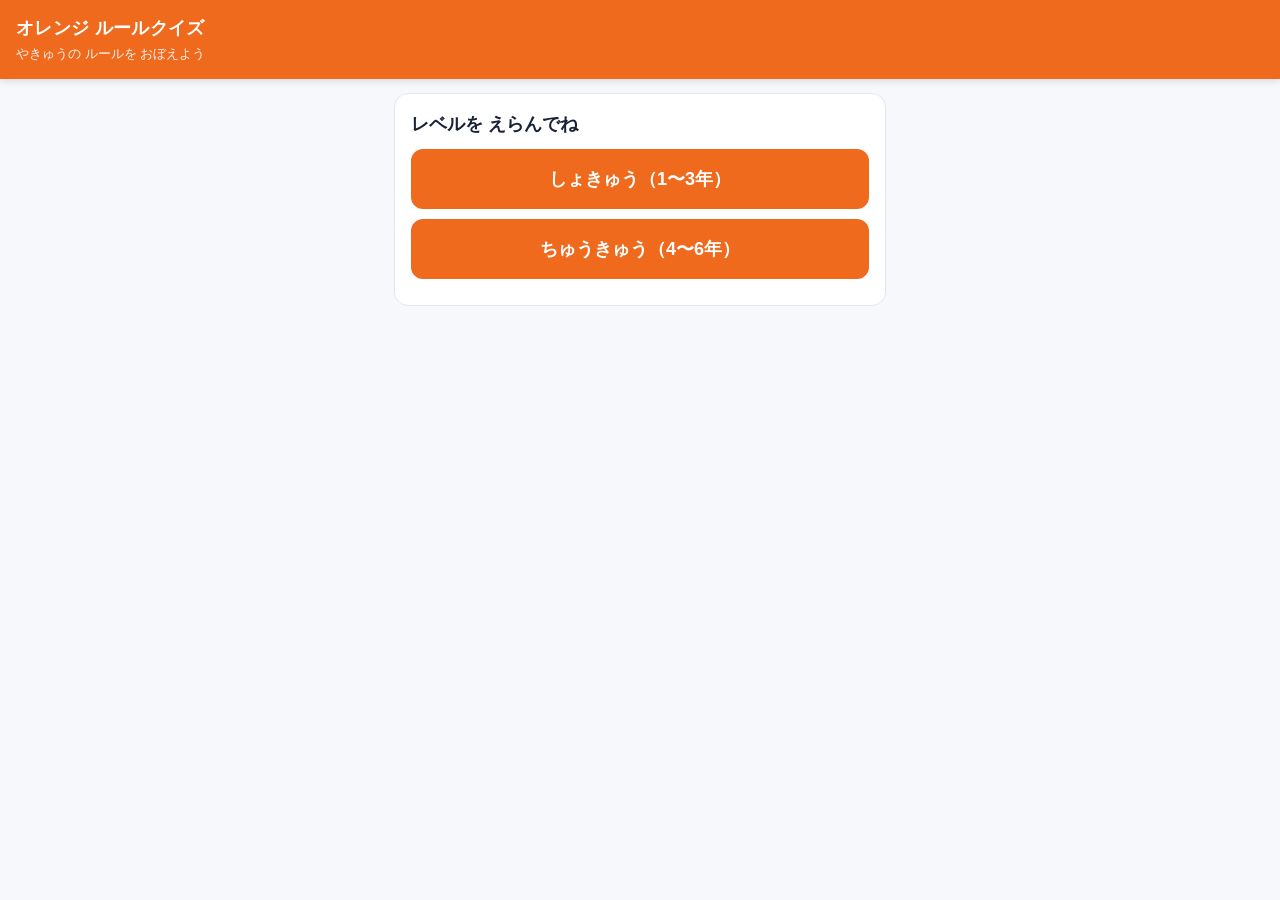
<file: archive/quiz-v1/index.html>
<!DOCTYPE html>
<html lang="ja">
<head>
<meta charset="utf-8">
<meta name="viewport" content="width=device-width, initial-scale=1">
<meta name="color-scheme" content="light dark">
<title>オレンジ ルールクイズ</title>
<link rel="stylesheet" href="css/style.css">
</head>
<body>

<header>
  <h1>オレンジ ルールクイズ</h1>
  <p id="hdrSub">やきゅうの ルールを おぼえよう</p>
</header>

<main class="wrap">

  <!-- [1] レベル選択 -->
  <section id="scr-level" class="screen">
    <div class="card">
      <p class="title">レベルを えらんでね</p>
      <button class="btn primary" id="btnLow"></button>
      <button class="btn primary" id="btnHigh"></button>
      <p class="note" id="levelNote"></p>
      <button class="link" id="changeName" hidden>なまえを かえる</button>
    </div>
  </section>

  <!-- [2] ニックネーム登録 -->
  <section id="scr-name" class="screen" hidden>
    <div class="card">
      <p class="title">なまえを おしえてね</p>
      <div class="field">
        <label for="nickname">ニックネームで いれてね（ほんみょうは つかわない）</label>
        <input type="text" id="nickname" maxlength="12" placeholder="れい：オレンジくん" autocomplete="off">
        <p class="error" id="errName" hidden></p>
      </div>
      <div class="field">
        <label for="grade">がくねん</label>
        <select id="grade"></select>
        <p class="error" id="errGrade" hidden></p>
      </div>
      <button class="btn primary" id="btnSaveName">これで はじめる</button>
    </div>
  </section>

  <!-- [3] 出題 -->
  <section id="scr-quiz" class="screen" hidden>
    <div class="card">
      <div class="progress" id="progress"></div>
      <div id="diagramWrap"><div id="diagram"></div></div>
      <div class="playrow" id="playrow" hidden>
        <button class="play" id="btnPlay">さいせい</button>
        <span class="lockmsg" id="lockmsg"></span>
      </div>
      <div class="question" id="question"></div>
      <div class="choices" id="choices"></div>
      <div id="hintrow" hidden>
        <button class="hintbtn" id="btnHint">ヒント</button>
        <div class="hinttext" id="hinttext"></div>
      </div>
      <div id="answerBox"></div>
      <button class="btn primary" id="btnNext" hidden style="margin-top:12px">つぎへ</button>
    </div>
  </section>

  <!-- [4] 結果 -->
  <section id="scr-result" class="screen" hidden>
    <div class="card">
      <p class="title">けっか</p>
      <div class="score" id="score"></div>
      <div class="stats">
        <div class="stat"><div class="v" id="stTotal"></div><div class="k">るいけい せいかい</div></div>
        <div class="stat"><div class="v" id="stPlays"></div><div class="k">プレイ かいすう</div></div>
        <div class="stat"><div class="v" id="stClear"></div><div class="k">せいはりつ</div></div>
        <div class="stat"><div class="v" id="stBest"></div><div class="k">じこベスト</div></div>
      </div>
      <p class="sendmsg" id="sendmsg"></p>
      <button class="btn primary" id="btnAgain">もういっかい</button>
      <button class="btn" id="btnRank">ランキングを みる</button>
      <button class="btn" id="btnLevel">レベルを えらびなおす</button>
    </div>
  </section>

  <!-- [5] ランキング -->
  <section id="scr-rank" class="screen" hidden>
    <div class="card">
      <p class="title">ランキング（しょきゅう）</p>
      <div id="rankLow"></div>
    </div>
    <div class="card">
      <p class="title">ランキング（ちゅうきゅう）</p>
      <div id="rankHigh"></div>
    </div>
    <button class="btn primary" id="btnRankBack">もどる</button>
  </section>

</main>

<!-- 読み込み順：config → diamond → quiz → templates → fixed-questions → storage → api → main -->
<script src="js/config.js"></script>
<script src="js/diamond.js"></script>
<script src="js/quiz.js"></script>
<script src="js/templates/force-or-tag.js"></script>
<script src="js/templates/dropped-third-strike.js"></script>
<script src="js/templates/tag-up.js"></script>
<script src="js/templates/where-to-throw.js"></script>
<script src="js/fixed-questions.js"></script>
<script src="js/storage.js"></script>
<script src="js/api.js"></script>
<script src="js/main.js"></script>
</body>
</html>
</file>
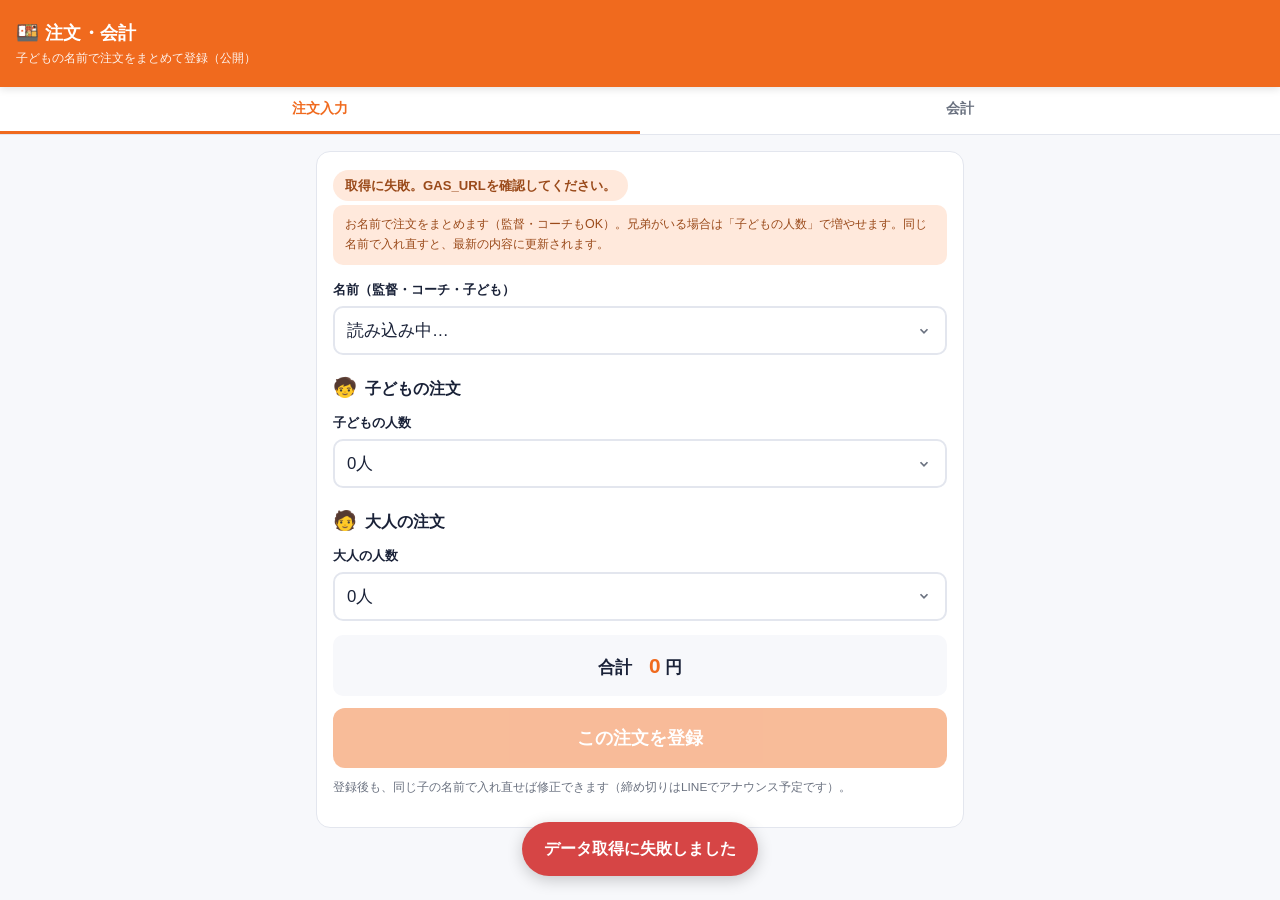
<file: accounting_Production.html>
<!DOCTYPE html>
<html lang="ja">
<head>
<meta charset="UTF-8">
<meta name="viewport" content="width=device-width, initial-scale=1.0">
<title>オレンジライン 注文・会計</title>
<style>
  :root{
    --ink:#1a2238;--orange:#f06a1e;--orange-soft:#ffe9dc;--line:#e3e6ee;
    --bg:#f7f8fb;--green:#1f9d63;--red:#d64545;--blue:#378add;--muted:#6b7280;
  }
  *{box-sizing:border-box;-webkit-tap-highlight-color:transparent;}
  body{margin:0;font-family:-apple-system,BlinkMacSystemFont,"Hiragino Kaku Gothic ProN","Yu Gothic",sans-serif;
    background:var(--bg);color:var(--ink);line-height:1.6;padding-bottom:40px;}
  header{background:var(--orange);color:#fff;padding:18px 16px;position:sticky;top:0;z-index:10;box-shadow:0 2px 8px rgba(0,0,0,.12);}
  header h1{margin:0;font-size:1.15rem;letter-spacing:.02em;}
  header p{margin:2px 0 0;font-size:.78rem;opacity:.92;}
  .tabbar{display:flex;background:#fff;border-bottom:1px solid var(--line);position:sticky;top:62px;z-index:9;}
  .tab{flex:1;padding:13px 4px;text-align:center;font-size:.86rem;font-weight:700;color:var(--muted);
    border:none;background:none;cursor:pointer;border-bottom:3px solid transparent;}
  .tab.active{color:var(--orange);border-bottom-color:var(--orange);}
  .wrap{max-width:680px;margin:0 auto;padding:16px;}
  .panel{display:none;}
  .panel.active{display:block;}
  .card{background:#fff;border:1px solid var(--line);border-radius:14px;padding:18px 16px;margin-bottom:16px;}
  .card h2{margin:0 0 14px;font-size:.95rem;color:var(--muted);font-weight:700;text-transform:uppercase;letter-spacing:.08em;}
  label{display:block;font-size:.82rem;font-weight:700;margin:0 0 6px;}
  select,input[type=text],input[type=number]{width:100%;padding:13px 12px;font-size:1.05rem;border:2px solid var(--line);
    border-radius:10px;background:#fff;color:var(--ink);appearance:none;}
  select{background-image:url("data:image/svg+xml,%3Csvg xmlns='http://www.w3.org/2000/svg' width='14' height='14' viewBox='0 0 24 24' fill='none' stroke='%236b7280' stroke-width='3'%3E%3Cpath d='M6 9l6 6 6-6'/%3E%3C/svg%3E");
    background-repeat:no-repeat;background-position:right 14px center;}
  .field{margin-bottom:14px;}
  .ev-badge{display:inline-block;background:var(--orange-soft);color:#9a4a1a;font-weight:800;font-size:.82rem;
    padding:5px 12px;border-radius:999px;margin-bottom:4px;}
  .menu-block{border:1px solid var(--line);border-radius:12px;padding:12px;margin-bottom:10px;background:#fdfdff;}
  .menu-block .mb-head{font-size:.78rem;font-weight:800;color:var(--muted);margin-bottom:7px;}
  .group-title{display:flex;align-items:center;gap:8px;font-weight:900;margin:18px 0 8px;font-size:1rem;}
  .group-title .ico{font-size:1.2rem;}
  .total-prev{text-align:center;padding:14px;border-radius:10px;background:var(--bg);font-size:1.05rem;font-weight:800;margin:10px 0 4px;}
  .total-prev b{color:var(--orange);font-size:1.3rem;}
  .submit{width:100%;margin-top:8px;padding:18px;font-size:1.12rem;font-weight:800;border:none;border-radius:12px;background:var(--orange);color:#fff;cursor:pointer;}
  .submit:disabled{opacity:.45;}
  .submit:active{transform:translateY(1px);}
  .note{font-size:.74rem;color:var(--muted);margin-top:10px;}
  .help{background:var(--orange-soft);border-radius:10px;padding:10px 12px;font-size:.78rem;color:#9a4a1a;margin-bottom:14px;}
  .loading{text-align:center;color:var(--muted);padding:20px;font-size:.88rem;}
  .toast{position:fixed;left:50%;bottom:24px;transform:translateX(-50%) translateY(20px);background:var(--green);color:#fff;
    padding:14px 22px;border-radius:999px;font-weight:700;opacity:0;transition:.25s;pointer-events:none;z-index:30;box-shadow:0 4px 16px rgba(0,0,0,.2);}
  .toast.show{opacity:1;transform:translateX(-50%) translateY(0);}
  .toast.err{background:var(--red);}
  table{width:100%;border-collapse:collapse;font-size:.86rem;}
  th,td{padding:8px 6px;text-align:center;border-bottom:1px solid var(--line);}
  th{font-size:.72rem;color:var(--muted);}
  th:first-child,td:first-child{text-align:left;font-weight:700;}
  td.amt{font-weight:800;color:var(--orange);}
  tfoot td{font-weight:800;border-top:2px solid var(--ink);border-bottom:none;}
  /* ===== 注文集計（発注用）：お店プルダウン＋発注レ点 ===== */
  .kmenu-bar{display:flex;align-items:center;gap:10px;margin-bottom:10px;flex-wrap:wrap;}
  .kmenu-bar label{font-size:.78rem;color:var(--muted);font-weight:700;}
  .kmenu-bar select{padding:8px 10px;border:1px solid var(--line);border-radius:8px;font-size:.86rem;background:#fff;font-weight:700;}
  .kmenu-prog{font-size:.78rem;color:var(--muted);margin-left:auto;}
  .kmenu-prog b{color:var(--green);font-size:.95rem;}
  .kmenu-reset{background:none;border:1px solid var(--line);border-radius:8px;padding:6px 10px;font-size:.72rem;color:var(--muted);cursor:pointer;}
  .chk{width:22px;height:22px;accent-color:var(--green);cursor:pointer;vertical-align:middle;}
  tr.ordered td{color:#9aa3b2;}
  tr.ordered td.amt{color:#9aa3b2;}
  tr.ordered .mname{text-decoration:line-through;}
  .shop-tag{display:inline-block;font-size:.64rem;font-weight:700;color:#7a5c00;background:#fff3d6;border-radius:999px;padding:1px 8px;vertical-align:middle;}
  .cur-order{background:#eef6ff;border:1px solid #cfe3fb;border-radius:10px;padding:11px 13px;font-size:.84rem;margin-bottom:14px;}
  .cur-order .co-title{font-weight:800;color:#2a6db5;margin-bottom:4px;}
  .cur-order .co-edit{margin-top:9px;display:inline-block;background:#fff;border:2px solid var(--orange);color:var(--orange);
    font-weight:800;font-size:.82rem;padding:8px 16px;border-radius:999px;cursor:pointer;}
  .summary-head{display:flex;align-items:center;justify-content:space-between;gap:10px;margin-bottom:14px;}
  .summary-head h2{margin:0;}
  .refresh{background:none;border:1px solid var(--line);border-radius:8px;padding:8px 12px;font-size:.82rem;color:var(--muted);cursor:pointer;}
  .k-summary{display:grid;grid-template-columns:1fr 1fr;gap:10px;margin-bottom:6px;}
  .k-stat{background:var(--bg);border-radius:10px;padding:12px;}
  .k-stat .lbl{font-size:.72rem;color:var(--muted);}
  .k-stat .val{font-size:1.25rem;font-weight:800;}
  .unpaid-box{background:#fff0f0;border-radius:10px;padding:10px 12px;font-size:.82rem;color:#9a2a2a;margin-top:10px;}
  .paid-yes{color:var(--green);font-weight:800;}
  .paid-no{color:var(--red);font-weight:800;}
  /* 家庭別カード */
  .fcard{border:1px solid var(--line);border-radius:12px;padding:12px 14px;margin-bottom:10px;background:#fff;}
  .fc-top{display:flex;align-items:center;justify-content:space-between;gap:10px;margin-bottom:6px;}
  .fc-name{font-weight:800;font-size:1.05rem;}
  .fc-people{font-size:.76rem;color:var(--muted);margin-bottom:6px;}
  .fc-menu{background:var(--bg);border-radius:8px;padding:8px 10px;margin-bottom:8px;}
  .fc-menu .fm-item{font-size:.92rem;font-weight:600;padding:2px 0;}
  .fc-menu .fm-pres{font-size:.82rem;color:#a03060;padding-top:3px;border-top:1px dashed #e3c9d6;margin-top:4px;}
  .fc-amt{font-size:.9rem;}
  .fc-amt b{font-size:1.3rem;color:var(--orange);}
  .fc-brk{font-size:.68rem;color:var(--muted);margin-left:6px;white-space:nowrap;}
</style>
</head>
<body>
<header>
  <h1>🍱 注文・会計</h1>
  <p>子どもの名前で注文をまとめて登録（公開）</p>
</header>

<div class="tabbar">
  <button class="tab active" data-panel="order">注文入力</button>
  <button class="tab" data-panel="kaikei">会計</button>
</div>

<div class="wrap">

  <!-- ===== 注文入力 ===== -->
  <div class="panel active" id="panel-order">
    <div class="card">
      <div id="evBadge" class="ev-badge">読み込み中…</div>
      <div class="help">お名前で注文をまとめます（監督・コーチもOK）。兄弟がいる場合は「子どもの人数」で増やせます。同じ名前で入れ直すと、最新の内容に更新されます。</div>
      <div id="presentNote" style="display:none;background:#fff0f6;border:1px solid #f6c9de;border-radius:10px;padding:10px 12px;font-size:.8rem;color:#a03060;margin-bottom:14px;"></div>

      <div class="field">
        <label for="child">名前（監督・コーチ・子ども）</label>
        <select id="child"><option>読み込み中…</option></select>
      </div>

      <div id="curOrder" class="cur-order" style="display:none"></div>

      <div class="group-title"><span class="ico">🧒</span>子どもの注文</div>
      <div class="field">
        <label for="childCount">子どもの人数</label>
        <select id="childCount"></select>
      </div>
      <div id="childMenus"></div>

      <div class="group-title"><span class="ico">🧑</span>大人の注文</div>
      <div class="field">
        <label for="adultCount">大人の人数</label>
        <select id="adultCount"></select>
      </div>
      <div id="adultMenus"></div>

      <div class="total-prev" id="totalPrev">合計　<b>0</b> 円</div>
      <button class="submit" id="submit" disabled>この注文を登録</button>
      <p class="note">登録後も、同じ子の名前で入れ直せば修正できます（締め切りはLINEでアナウンス予定です）。</p>
    </div>
  </div>

  <!-- ===== 会計 ===== -->
  <div class="panel" id="panel-kaikei">
    <div class="card">
      <div class="summary-head">
        <h2 id="kEvent">会計サマリー</h2>
        <button class="refresh" id="kRefresh">↻</button>
      </div>
      <div id="kSummary"><div class="loading">読み込み中…</div></div>
    </div>
    <div class="card">
      <h2>注文集計（発注用）</h2>
      <div id="kMenu"><div class="loading">読み込み中…</div></div>
    </div>
    <div class="card">
      <h2>家庭別 会計一覧</h2>
      <div id="kFamilies"><div class="loading">読み込み中…</div></div>
      <p class="note">支払い欄のチェック操作は別画面。ここは閲覧用です。</p>
    </div>
  </div>

</div>

<div class="toast" id="toast">登録しました</div>

<script>
/* ===== 設定：GASのウェブアプリURLを貼る（既存システムと同じGAS） ===== */
const GAS_URL = "https://script.google.com/macros/s/AKfycbxGKwfIE-zp_1FUdBZrDb_ZQ3Fl12dmjDevVNfOEBRuPOTAl2vFtcullzjjXtONFi_Dqg/exec";

/* ===== 発注先のお店分け（会計タブ「注文集計」のプルダウン用） =====
   基本は【スプレッドシートのmenuシートE列「お店」】に入力した値を使う（GAS第6段階が返してくれる）。
   → イベントが変わっても、menuシートにお店を書くだけでOK（HTMLの修正不要）。
   E列が未入力のメニューだけ、下のキーワードで補助判定する（それでも不明なら「その他」に出る）。
   （ー と － などの長音の表記ゆれは自動で吸収して照合する） */
const SHOP_DEFS=[
  { shop:"マック",       keywords:["マック","ハンバーガー"] },
  { shop:"ほっともっと", keywords:["ドラえもん","ドラミちゃん","スポーツ弁当","もちミニ"] }
];

let CHILDREN=[], STAFF=[], EVENT="", MENU_ITEMS=[], CHILD_MENUS=[], ADULT_MENUS=[], PRICE={};
let ORDERS_BY_NAME={};
let KMENU=[], KEVENT="", shopFilter="全部";   // 注文集計の状態（お店絞り込み）

const childSel=document.getElementById("child");
const childCountSel=document.getElementById("childCount");
const adultCountSel=document.getElementById("adultCount");

function toast(msg,isErr){const t=document.getElementById("toast");t.textContent=msg;t.className="toast show"+(isErr?" err":"");setTimeout(()=>t.className="toast",1900);}

/* ===== フロント メモリキャッシュ（同一URLは一定時間 再取得しない。書き込みで全クリア、↻でfresh） ===== */
const _mem={}; const MEM_TTL=60000;
async function cachedGet(url,fresh){
  const now=Date.now();
  if(!fresh){const c=_mem[url];if(c&&now-c.t<MEM_TTL)return JSON.parse(c.s);}
  const u=fresh?(url+(url.indexOf('?')>=0?'&':'?')+'fresh=1'):url;
  const s=await (await fetch(u)).text();
  _mem[url]={t:now,s:s};
  return JSON.parse(s);
}
function clearMem(){for(const k in _mem)delete _mem[k];}

/* タブ切り替え */
document.querySelectorAll(".tab").forEach(t=>{
  t.onclick=()=>{
    document.querySelectorAll(".tab").forEach(x=>x.classList.remove("active"));
    document.querySelectorAll(".panel").forEach(x=>x.classList.remove("active"));
    t.classList.add("active");document.getElementById("panel-"+t.dataset.panel).classList.add("active");
    if(t.dataset.panel==="kaikei")loadKaikei();
  };
});

/* 0〜6人の人数プルダウン */
function fillCount(sel){
  sel.innerHTML="";
  for(let i=0;i<=6;i++){const o=document.createElement("option");o.value=i;o.textContent=i+"人";sel.appendChild(o);}
}

/* メニュー選択肢のoption文字列 */
function menuOptions(list){
  let h='<option value="">選んでください</option>';
  list.forEach(m=>{h+='<option value="'+escAttr(m.name)+'">'+esc(m.name)+'（'+m.price+'円）</option>';});
  return h;
}
function esc(s){return String(s==null?"":s).replace(/[&<>]/g,c=>({"&":"&amp;","<":"&lt;",">":"&gt;"}[c]));}
function escAttr(s){return esc(s).replace(/"/g,"&quot;");}

/* 名前プルダウン（監督・コーチ → 子ども の順でグループ表示） */
function buildNameSelect(){
  let h='<option value="">選んでください</option>';
  if(STAFF.length){
    h+='<optgroup label="監督・コーチ">';
    STAFF.forEach(s=>{h+='<option value="'+escAttr(s)+'">'+esc(s)+'</option>';});
    h+='</optgroup>';
  }
  if(CHILDREN.length){
    h+='<optgroup label="子ども">';
    CHILDREN.forEach(c=>{h+='<option value="'+escAttr(c)+'">'+esc(c)+'</option>';});
    h+='</optgroup>';
  }
  if(!STAFF.length && !CHILDREN.length){h='<option value="">名簿が空です</option>';}
  childSel.innerHTML=h;
}

/* 人数に応じてメニュー選択欄を生成 */
function renderMenus(containerId,count,list,labelWord){
  const c=document.getElementById(containerId);c.innerHTML="";
  if(!list.length){
    if(count>0)c.innerHTML='<div class="note">この区分のメニューがまだ設定されていません。</div>';
    return;
  }
  for(let i=0;i<count;i++){
    const b=document.createElement("div");b.className="menu-block";
    b.innerHTML='<div class="mb-head">'+labelWord+' '+(i+1)+'人目</div><select class="menu-sel">'+menuOptions(list)+'</select>';
    c.appendChild(b);
  }
  c.querySelectorAll(".menu-sel").forEach(s=>s.onchange=updateAll);
}

/* 選んだメニュー（1品＝1要素。区分つき） */
function selectedItems(){
  const arr=[];
  document.querySelectorAll("#childMenus .menu-sel").forEach(s=>{if(s.value)arr.push({name:s.value,seg:"子ども"});});
  document.querySelectorAll("#adultMenus .menu-sel").forEach(s=>{if(s.value)arr.push({name:s.value,seg:"大人"});});
  return arr;
}
function updateTotal(){
  let total=0;selectedItems().forEach(it=>{total+=PRICE[it.name]||0;});
  document.getElementById("totalPrev").innerHTML="合計　<b>"+total.toLocaleString()+"</b> 円";
  return total;
}
function updateSubmit(){
  const cc=+childCountSel.value,ac=+adultCountSel.value;
  const ok = childSel.value && (cc+ac)>0 && selectedItems().length===(cc+ac);
  document.getElementById("submit").disabled=!ok;
}
function updateAll(){updateTotal();updateSubmit();}

childCountSel.onchange=()=>{renderMenus("childMenus",+childCountSel.value,CHILD_MENUS,"お子さん");updateAll();};
adultCountSel.onchange=()=>{renderMenus("adultMenus",+adultCountSel.value,ADULT_MENUS,"大人");updateAll();};
childSel.onchange=()=>{updateSubmit();showCurrentOrder();};

/* 送信 */
document.getElementById("submit").onclick=async()=>{
  const cc=+childCountSel.value,ac=+adultCountSel.value;
  if(!childSel.value||(cc+ac)===0)return;
  const list=selectedItems();
  const btn=document.getElementById("submit");btn.disabled=true;btn.textContent="送信中…";
  const payload={type:"order",event:EVENT,child:childSel.value,childCount:cc,adultCount:ac,list:list};
  try{
    await fetch(GAS_URL,{method:"POST",body:JSON.stringify(payload)});
    toast("注文を登録しました ✓");
    childCountSel.value=0;adultCountSel.value=0;
    renderMenus("childMenus",0,CHILD_MENUS,"お子さん");renderMenus("adultMenus",0,ADULT_MENUS,"大人");
    updateAll();
    clearMem();loadKaikei(); // 確認・会計を最新化（書き込み直後は待ち不要）
  }catch(e){toast("送信に失敗しました",true);}
  btn.textContent="この注文を登録";updateSubmit();
};

/* 初期化 */
async function init(){
  fillCount(childCountSel);fillCount(adultCountSel);
  try{
    const menuP=cachedGet(GAS_URL+"?view=menu"); // menuと会計を並列取得（初期表示を短縮）
    const kaikeiP=loadKaikei();
    const d=await menuP;
    CHILDREN=d.roster||[];STAFF=d.staff||[];EVENT=d.event||"";MENU_ITEMS=d.menu||[];
    CHILD_MENUS=MENU_ITEMS.filter(m=>m.seg==="子ども");
    ADULT_MENUS=MENU_ITEMS.filter(m=>m.seg==="大人");
    PRICE={};MENU_ITEMS.forEach(m=>{PRICE[m.name]=m.price;});
    document.getElementById("evBadge").textContent=EVENT?("🎉 "+EVENT):"（イベント未設定）";
    // イベント名（config「現在のイベント名」）をブラウザのタブタイトルにも反映＝忘年会等に使い回せる
    document.title=EVENT?("オレンジライン "+EVENT):"オレンジライン 注文・会計";
    const pu=Number(d.present)||0;
    const pn=document.getElementById("presentNote");
    if(pu>0){pn.style.display="block";pn.textContent="🎁 この会は子ども1人あたり お菓子代 "+pu.toLocaleString()+"円 がかかります（メニュー代とは別に加算されます）。";}
    else{pn.style.display="none";}
    buildNameSelect();
    if(!MENU_ITEMS.length){document.getElementById("evBadge").textContent="（メニュー未設定：menuシートを設定してください）";}
    updateAll();
    await kaikeiP; // 並列で走らせた会計取得の完了を待つ
  }catch(e){
    document.getElementById("evBadge").textContent="取得に失敗。GAS_URLを確認してください。";
    toast("データ取得に失敗しました",true);
  }
}

/* ===== 会計データの取得＋確認/会計の描画 ===== */
async function loadKaikei(fresh){
  try{
    const d=await cachedGet(GAS_URL+"?view=kaikei",fresh);
    const k=d.kaikei||{families:[],menu:[],summary:{}};
    ORDERS_BY_NAME={};(k.families||[]).forEach(f=>{ORDERS_BY_NAME[f.name]=f;});
    showCurrentOrder();
    renderKaikei(k);
  }catch(e){
    document.getElementById("kSummary").innerHTML='<div class="loading">取得できませんでした。</div>';
  }
}

/* 入力中の名前の「現在の登録」を表示（確認＋修正ボタン） */
function showCurrentOrder(){
  const box=document.getElementById("curOrder");
  const name=childSel.value;
  if(!name){box.style.display="none";return;}
  const f=ORDERS_BY_NAME[name];
  box.style.display="block";
  if(!f){
    box.innerHTML='<div class="co-title">📝 '+esc(name)+' さんの登録</div>まだ登録がありません。下で入力して登録してください。';
    return;
  }
  const list=(f.items||[]).map(it=>esc(it.menu)+'（'+(it.price||0)+'円）').join("・");
  box.innerHTML='<div class="co-title">✅ '+esc(name)+' さんは登録済みです</div>'
    +'子ども'+f.child+'人・大人'+f.adult+'人／'+list
    +'<br>合計 <b>'+(f.total||0).toLocaleString()+' 円</b>　支払い：'+(f.paid?'<span class="paid-yes">済</span>':'<span class="paid-no">未</span>')
    +'<br><button class="co-edit" id="coEdit">この内容を修正する</button>';
  document.getElementById("coEdit").onclick=()=>loadOrderIntoForm(f);
}

/* 現在の注文をフォームに読み込む（修正用） */
function loadOrderIntoForm(f){
  const childItems=(f.items||[]).filter(it=>it.seg==="子ども");
  const adultItems=(f.items||[]).filter(it=>it.seg==="大人");
  childCountSel.value=childItems.length;adultCountSel.value=adultItems.length;
  renderMenus("childMenus",childItems.length,CHILD_MENUS,"お子さん");
  renderMenus("adultMenus",adultItems.length,ADULT_MENUS,"大人");
  document.querySelectorAll("#childMenus .menu-sel").forEach((s,i)=>{if(childItems[i])s.value=childItems[i].menu;});
  document.querySelectorAll("#adultMenus .menu-sel").forEach((s,i)=>{if(adultItems[i])s.value=adultItems[i].menu;});
  updateAll();
  toast("現在の内容を読み込みました。修正して登録してください。");
  document.getElementById("childCount").scrollIntoView({behavior:"smooth",block:"center"});
}

/* ===== 注文集計（発注用）：お店プルダウン＋発注レ点チェック ===== */
/* 長音の表記ゆれ（ー/－/‐/−/ｰ）をそろえてから照合する */
function normShop(s){return String(s||"").replace(/[－‐−ｰ]/g,"ー");}
/* お店の判定：①menuシートE列「お店」（GASがshopとして返す）を最優先
   ②未入力ならSHOP_DEFSのキーワードで補助判定 ③それでも不明なら「その他」 */
function shopOfItem(m){
  const fromSheet=String((m&&m.shop)||"").trim();
  if(fromSheet)return fromSheet;
  const n=normShop(m&&m.menu);
  for(const d of SHOP_DEFS){
    for(const k of d.keywords){if(n.indexOf(normShop(k))>=0)return d.shop;}
  }
  return "その他";
}
/* 発注済みレ点は「この端末のブラウザ」にイベント名ごとに保存（発注担当者用） */
function checkedKey(){return "orderChecked|"+KEVENT;}
function loadChecked(){try{return JSON.parse(localStorage.getItem(checkedKey())||"{}");}catch(e){return {};}}
function saveChecked(o){try{localStorage.setItem(checkedKey(),JSON.stringify(o));}catch(e){}}

function renderMenuList(){
  const box=document.getElementById("kMenu");
  if(!KMENU.length){box.innerHTML='<div class="loading">まだ注文がありません。</div>';return;}
  const checked=loadChecked();
  /* お店ごとの品数（プルダウン。データに出てきた順＋その他は最後） */
  const shopCount={};const shopList=[];
  KMENU.forEach(m=>{
    const s=shopOfItem(m);
    shopCount[s]=(shopCount[s]||0)+1;
    if(s!=="その他"&&shopList.indexOf(s)<0)shopList.push(s);
  });
  if(shopCount["その他"])shopList.push("その他");
  if(shopFilter!=="全部"&&shopList.indexOf(shopFilter)<0)shopFilter="全部";
  const rows=(shopFilter==="全部")?KMENU:KMENU.filter(m=>shopOfItem(m)===shopFilter);
  const done=rows.filter(m=>checked[m.menu]).length;

  let h='<div class="kmenu-bar">'
    +'<label>お店</label>'
    +'<select id="kShopSel">'
    +'<option value="全部"'+(shopFilter==="全部"?" selected":"")+'>全部（'+KMENU.length+'品）</option>'
    +shopList.map(s=>'<option value="'+escAttr(s)+'"'+(shopFilter===s?" selected":"")+'>'+esc(s)+'（'+shopCount[s]+'品）</option>').join("")
    +'</select>'
    +'<span class="kmenu-prog">発注済み <b>'+done+'</b> / '+rows.length+' 品</span>'
    +'<button class="kmenu-reset" id="kChkReset">リセット</button>'
    +'</div>';
  h+='<table><thead><tr><th>済</th><th>メニュー</th><th>個数</th><th>単価</th><th>金額</th></tr></thead><tbody>';
  let tc=0,ta=0;
  rows.forEach(m=>{
    tc+=m.count;ta+=m.amount;
    const on=!!checked[m.menu];
    h+='<tr'+(on?' class="ordered"':'')+'>'
      +'<td><input type="checkbox" class="chk" data-menu="'+escAttr(m.menu)+'"'+(on?' checked':'')+'></td>'
      +'<td class="mname">'+esc(m.menu)+(shopFilter==="全部"?' <span class="shop-tag">'+esc(shopOfItem(m))+'</span>':'')+'</td>'
      +'<td>'+m.count+'</td><td>'+(m.price||0).toLocaleString()+'</td><td class="amt">'+(m.amount||0).toLocaleString()+'</td></tr>';
  });
  h+='</tbody><tfoot><tr><td></td><td>'+(shopFilter==="全部"?"合計":esc(shopFilter)+"の合計")+'</td><td>'+tc+'</td><td></td><td class="amt">'+ta.toLocaleString()+'</td></tr></tfoot></table>';
  h+='<p class="note" style="margin-top:6px">レ点＝発注済みの印（この端末のブラウザに保存されます）。お店で絞り込んで上から順に発注すると、もれ・かぶりを防げます。</p>';
  box.innerHTML=h;
  /* 操作の紐づけ */
  document.getElementById("kShopSel").onchange=e=>{shopFilter=e.target.value;renderMenuList();};
  box.querySelectorAll(".chk").forEach(c=>{c.onchange=()=>{
    const o=loadChecked();const key=c.getAttribute("data-menu");
    if(c.checked)o[key]=true;else delete o[key];
    saveChecked(o);renderMenuList();
  };});
  document.getElementById("kChkReset").onclick=()=>{
    if(!confirm("発注済みのレ点を全部消します。よろしいですか？"))return;
    saveChecked({});renderMenuList();
  };
}

/* 会計タブの描画 */
function renderKaikei(k){
  document.getElementById("kEvent").textContent=(k.event?k.event+"　":"")+"会計サマリー";
  const s=k.summary||{};
  document.getElementById("kSummary").innerHTML=
    '<div class="k-summary">'
    +'<div class="k-stat"><div class="lbl">総額</div><div class="val">'+(s.grand||0).toLocaleString()+' 円</div></div>'
    +'<div class="k-stat"><div class="lbl">参加（子/大人）</div><div class="val">'+(s.child||0)+' / '+(s.adult||0)+'</div></div>'
    +'<div class="k-stat"><div class="lbl">集金済み</div><div class="val paid-yes">'+(s.paid||0).toLocaleString()+' 円</div></div>'
    +'<div class="k-stat"><div class="lbl">未集金</div><div class="val paid-no">'+(s.unpaid||0).toLocaleString()+' 円</div></div>'
    +'</div>'
    +((k.presentUnit||0)>0?'<div class="note" style="margin-top:8px">内訳：メニュー代 '+(s.menu||0).toLocaleString()+'円 ＋ 🎁お菓子代 '+(s.present||0).toLocaleString()+'円（'+(k.presentUnit).toLocaleString()+'円×子ども'+(s.child||0)+'人）</div>':'')
    +((s.unpaidNames&&s.unpaidNames.length)?'<div class="unpaid-box">未払い：'+s.unpaidNames.map(esc).join("、")+'</div>':'');

  // 注文集計（発注用）：お店プルダウン＋発注レ点（renderMenuListで描画）
  KMENU=k.menu||[];
  KEVENT=k.event||"";
  renderMenuList();

  // 家庭別 会計一覧（カード型）
  const fam=k.families||[];
  if(fam.length){
    let h='';
    fam.forEach(f=>{
      const agg={},order=[];
      (f.items||[]).forEach(it=>{const m=esc(it.menu);if(!agg[m]){agg[m]=0;order.push(m);}agg[m]++;});
      let menuHtml=order.length?order.map(m=>'<div class="fm-item">'+m+' ×'+agg[m]+'</div>').join(""):'<div class="fm-item" style="color:var(--muted)">（メニューなし）</div>';
      if((f.present||0)>0)menuHtml+='<div class="fm-pres">🎁 お菓子代 '+(f.present||0).toLocaleString()+'円（子ども'+f.child+'人）</div>';
      const brk=(f.present||0)>0?'<span class="fc-brk">(ﾒﾆｭｰ'+(f.menuTotal||0).toLocaleString()+'＋菓子'+(f.present||0).toLocaleString()+')</span>':'';
      h+='<div class="fcard"><div class="fc-top"><span class="fc-name">'+esc(f.name)+'</span>'
        +'<span>'+(f.paid?'<span class="paid-yes">済</span>':'<span class="paid-no">未</span>')+'</span></div>'
        +'<div class="fc-people">子ども '+f.child+'人・大人 '+f.adult+'人</div>'
        +'<div class="fc-menu">'+menuHtml+'</div>'
        +'<div class="fc-amt">合計 <b>'+(f.total||0).toLocaleString()+'円</b>'+brk+'</div></div>';
    });
    document.getElementById("kFamilies").innerHTML=h;
  }else{document.getElementById("kFamilies").innerHTML='<div class="loading">まだ注文がありません。</div>';}
}
document.getElementById("kRefresh").onclick=()=>loadKaikei(true);

init();
</script>
</body>
</html>
</file>
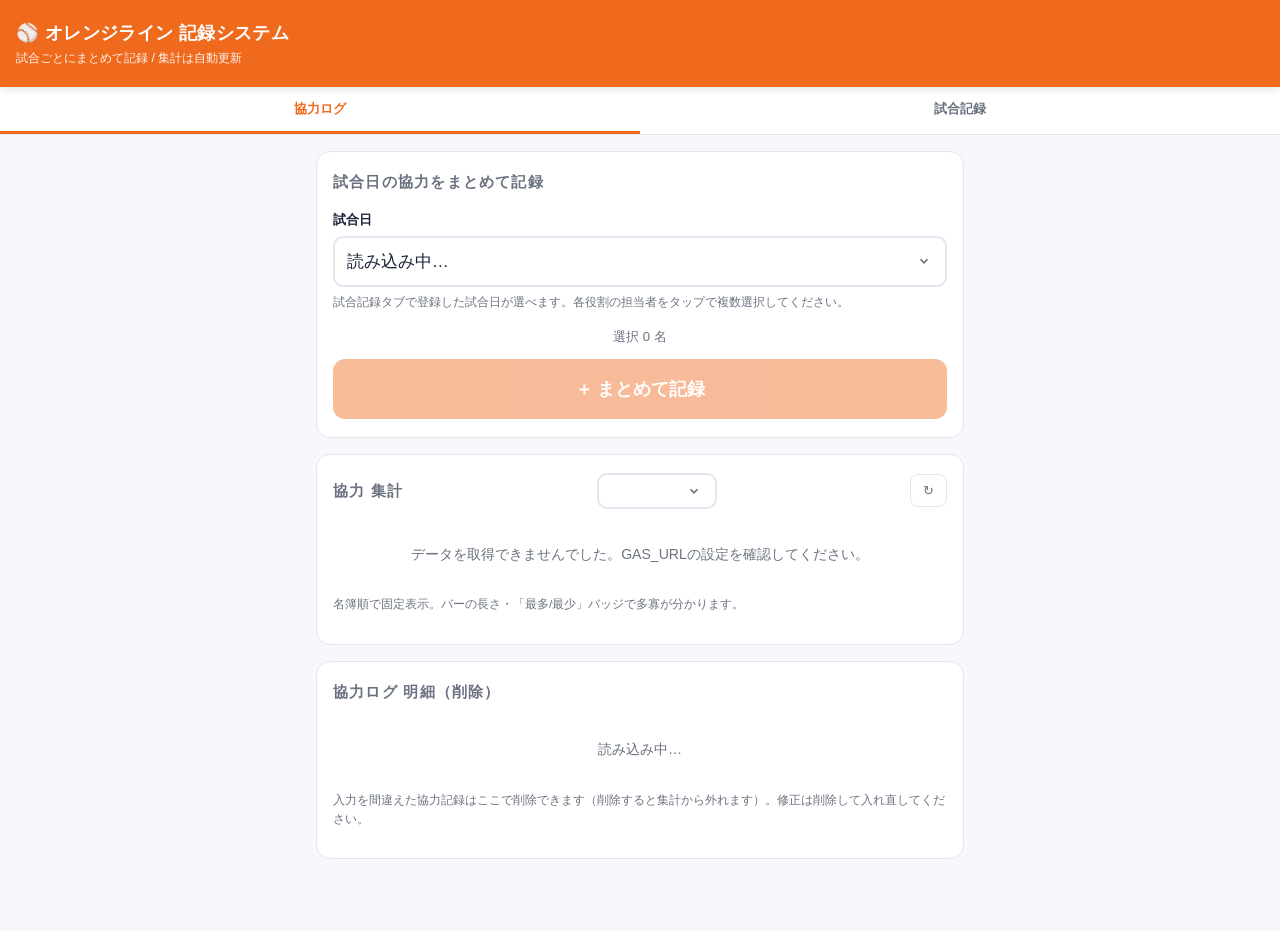
<file: index_Production.html>
<!DOCTYPE html>
<html lang="ja">
<head>
<meta charset="UTF-8">
<meta name="viewport" content="width=device-width, initial-scale=1.0">
<title>オレンジライン 記録システム</title>
<!-- ver003（2026-08-11）：同じ日に2試合以上ある場合に対応。
     ・試合記録タブ：試合Noは自動採番のため入力欄は増えていません
     ・協力ログタブ：これまでどおり「1日1回」。選択肢も1日1つのままです
       （ver003：同日2試合の日も相手チーム名が出るようになりました。
         表示の文字はGASが組み立てたものをそのまま出しています） -->
<style>
  :root{
    --ink:#1a2238;--orange:#f06a1e;--orange-soft:#ffe9dc;--line:#e3e6ee;
    --bg:#f7f8fb;--green:#1f9d63;--red:#d64545;--blue:#378add;--muted:#6b7280;
  }
  *{box-sizing:border-box;-webkit-tap-highlight-color:transparent;}
  body{margin:0;font-family:-apple-system,BlinkMacSystemFont,"Hiragino Kaku Gothic ProN","Yu Gothic",sans-serif;
    background:var(--bg);color:var(--ink);line-height:1.6;padding-bottom:40px;}
  header{background:var(--orange);color:#fff;padding:18px 16px;position:sticky;top:0;z-index:10;box-shadow:0 2px 8px rgba(0,0,0,.12);}
  header h1{margin:0;font-size:1.15rem;letter-spacing:.02em;}
  header p{margin:2px 0 0;font-size:.78rem;opacity:.92;}
  .tabbar{display:flex;background:#fff;border-bottom:1px solid var(--line);position:sticky;top:62px;z-index:9;}
  .tab{flex:1;padding:13px 4px;text-align:center;font-size:.82rem;font-weight:700;color:var(--muted);
    border:none;background:none;cursor:pointer;border-bottom:3px solid transparent;}
  .tab.active{color:var(--orange);border-bottom-color:var(--orange);}
  .wrap{max-width:680px;margin:0 auto;padding:16px;}
  .panel{display:none;}
  .panel.active{display:block;}
  .card{background:#fff;border:1px solid var(--line);border-radius:14px;padding:18px 16px;margin-bottom:16px;}
  .card h2{margin:0 0 14px;font-size:.95rem;color:var(--muted);font-weight:700;text-transform:uppercase;letter-spacing:.08em;}
  label{display:block;font-size:.82rem;font-weight:700;margin:0 0 6px;}
  select,input[type=text],input[type=number],input[type=date]{width:100%;padding:14px 12px;font-size:1.05rem;border:2px solid var(--line);
    border-radius:10px;background:#fff;color:var(--ink);appearance:none;}
  select{background-image:url("data:image/svg+xml,%3Csvg xmlns='http://www.w3.org/2000/svg' width='14' height='14' viewBox='0 0 24 24' fill='none' stroke='%236b7280' stroke-width='3'%3E%3Cpath d='M6 9l6 6 6-6'/%3E%3C/svg%3E");
    background-repeat:no-repeat;background-position:right 14px center;}
  /* 役割ブロック */
  .role{border:1px solid var(--line);border-radius:12px;padding:12px;margin-bottom:12px;}
  .role-head{display:flex;justify-content:space-between;align-items:center;margin-bottom:10px;}
  .role-name{font-size:.95rem;font-weight:800;}
  .role-count{font-size:.78rem;color:var(--muted);}
  .chips{display:flex;flex-wrap:wrap;gap:8px;}
  .chip{font-size:.92rem;padding:9px 14px;border-radius:999px;border:2px solid var(--line);background:#fff;color:var(--muted);cursor:pointer;transition:.1s;}
  .chip.on{background:var(--orange-soft);border-color:var(--orange);color:var(--orange);font-weight:700;}
  .kinds{display:grid;grid-template-columns:1fr 1fr;gap:10px;margin-top:6px;}
  .kind-btn{padding:16px 8px;font-size:1.02rem;font-weight:700;border:2px solid var(--line);border-radius:12px;background:#fff;color:var(--ink);cursor:pointer;}
  .kind-btn.active{background:var(--orange-soft);border-color:var(--orange);color:var(--orange);}
  .row2{display:flex;gap:10px;}
  .row2>div{flex:1;}
  .result-prev{text-align:center;padding:12px;border-radius:10px;background:var(--bg);font-size:1.05rem;font-weight:800;margin-top:14px;}
  .submit{width:100%;margin-top:8px;padding:18px;font-size:1.12rem;font-weight:800;border:none;border-radius:12px;background:var(--orange);color:#fff;cursor:pointer;}
  .submit:disabled{opacity:.45;}
  .submit:active{transform:translateY(1px);}
  .selsum{font-size:.82rem;color:var(--muted);text-align:center;margin:10px 0 4px;}
  .toast{position:fixed;left:50%;bottom:24px;transform:translateX(-50%) translateY(20px);background:var(--green);color:#fff;
    padding:14px 22px;border-radius:999px;font-weight:700;opacity:0;transition:.25s;pointer-events:none;z-index:30;box-shadow:0 4px 16px rgba(0,0,0,.2);}
  .toast.show{opacity:1;transform:translateX(-50%) translateY(0);}
  .toast.err{background:var(--red);}
  .summary-head{display:flex;align-items:center;justify-content:space-between;gap:10px;margin-bottom:14px;}
  .summary-head h2{margin:0;}
  .year-sel{width:auto;min-width:120px;padding:8px 30px 8px 12px;font-size:.9rem;}
  .refresh{background:none;border:1px solid var(--line);border-radius:8px;padding:8px 12px;font-size:.82rem;color:var(--muted);cursor:pointer;white-space:nowrap;}
  .loading{text-align:center;color:var(--muted);padding:20px;font-size:.88rem;}
  .note{font-size:.74rem;color:var(--muted);margin-top:10px;}
  /* 集計バー一覧 */
  .rankrow{margin-bottom:12px;}
  .rankrow .top{display:flex;justify-content:space-between;align-items:baseline;margin-bottom:3px;}
  .rankrow .nm{font-size:.95rem;font-weight:700;}
  .rankrow .det{font-size:.78rem;color:var(--muted);}
  .badge{font-size:.68rem;padding:1px 8px;border-radius:999px;margin-left:6px;}
  .badge.max{color:#993C1D;background:#FAECE7;}
  .badge.min{color:#0C447C;background:#E6F1FB;}
  .track{height:11px;background:var(--bg);border-radius:999px;overflow:hidden;}
  .fill{height:100%;border-radius:999px;}
  /* 集計テーブル */
  table{width:100%;border-collapse:collapse;font-size:.88rem;margin-top:16px;}
  th,td{padding:9px 5px;text-align:center;border-bottom:1px solid var(--line);}
  th{font-size:.72rem;color:var(--muted);}
  th:first-child,td:first-child{text-align:left;font-weight:700;}
  td.total{font-weight:800;color:var(--orange);}
  tfoot td{font-weight:800;border-top:2px solid var(--ink);border-bottom:none;}
  .stats-grid{display:grid;grid-template-columns:1fr 1fr;gap:12px;margin-bottom:16px;}
  .stat{background:var(--bg);border-radius:10px;padding:14px;}
  .stat .lbl{font-size:.74rem;color:var(--muted);}
  .stat .val{font-size:1.5rem;font-weight:800;}
  .legend{display:flex;flex-wrap:wrap;gap:14px;margin-bottom:8px;font-size:.75rem;color:var(--muted);}
  .legend span{display:flex;align-items:center;gap:4px;}
  .dot{width:10px;height:10px;border-radius:2px;display:inline-block;}
  .chart-box{position:relative;width:100%;margin-bottom:18px;}
  /* 修正・削除ボタン */
  .rowbtn{border:1px solid var(--line);background:#fff;border-radius:8px;padding:5px 9px;font-size:.74rem;font-weight:700;cursor:pointer;margin:0 2px;}
  .rowbtn.edit{color:var(--blue);border-color:#bcd9f4;}
  .rowbtn.del{color:var(--red);border-color:#f4c4c4;}
  .editing-note{background:#fff7e6;border:1px solid #ffe0a3;border-radius:10px;padding:8px 12px;font-size:.8rem;color:#8a5a00;margin-bottom:10px;display:none;}
  .clog-row{display:flex;align-items:center;gap:8px;padding:8px 2px;border-bottom:1px solid var(--line);font-size:.84rem;}
  .clog-row .cl-main{flex:1;}
  .clog-row .cl-date{color:var(--muted);font-size:.74rem;}
</style>
</head>
<body>
<header>
  <h1>⚾ オレンジライン 記録システム</h1>
  <p>試合ごとにまとめて記録 / 集計は自動更新</p>
</header>

<div class="tabbar">
  <button class="tab active" data-panel="coop">協力ログ</button>
  <button class="tab" data-panel="game">試合記録</button>
</div>

<div class="wrap">

  <!-- ===== 協力ログ（一括入力） ===== -->
  <div class="panel active" id="panel-coop">
    <div class="card">
      <h2>試合日の協力をまとめて記録</h2>
      <label for="coopDate">試合日</label>
      <select id="coopDate"><option>読み込み中…</option></select>
      <p class="note" style="margin:6px 0 14px;">試合記録タブで登録した試合日が選べます。各役割の担当者をタップで複数選択してください。</p>
      <div id="roles"></div>
      <div class="selsum" id="selSum">選択 0 名</div>
      <button class="submit" id="coopSubmit" disabled>＋ まとめて記録</button>
    </div>
    <div class="card">
      <div class="summary-head">
        <h2>協力 集計</h2>
        <select class="year-sel" id="coopYear"></select>
        <button class="refresh" id="coopRefresh">↻</button>
      </div>
      <div id="coopRank"><div class="loading">読み込み中…</div></div>
      <div id="coopTable"></div>
      <p class="note">名簿順で固定表示。バーの長さ・「最多/最少」バッジで多寡が分かります。</p>
    </div>
    <div class="card">
      <h2>協力ログ 明細（削除）</h2>
      <div id="coopLogList"><div class="loading">読み込み中…</div></div>
      <p class="note">入力を間違えた協力記録はここで削除できます（削除すると集計から外れます）。修正は削除して入れ直してください。</p>
    </div>
  </div>

  <!-- ===== 試合記録 ===== -->
  <div class="panel" id="panel-game">
    <div class="card">
      <h2>試合を記録</h2>
      <label for="gameDate">試合日</label>
      <input id="gameDate" type="date" />
      <label for="opp" style="margin-top:14px;">相手チーム</label>
      <input id="opp" type="text" placeholder="〇〇ジュニア" />
      <div class="row2" style="margin-top:14px;">
        <div><label for="us">自チーム得点</label><input id="us" type="number" inputmode="numeric" value="0" /></div>
        <div><label for="them">相手得点</label><input id="them" type="number" inputmode="numeric" value="0" /></div>
      </div>
      <label style="margin-top:14px;">区分</label>
      <div class="kinds" id="kindKinds">
        <button class="kind-btn active" data-kind="大会">大会</button>
        <button class="kind-btn" data-kind="練習試合">練習試合</button>
      </div>
      <label style="margin-top:14px;">試合種別</label>
      <div class="kinds" id="pitchKinds">
        <button class="kind-btn" data-pitch="ティー試合">ティー試合</button>
        <button class="kind-btn" data-pitch="投げ試合">投げ試合</button>
      </div>
      <div class="result-prev" id="resultPrev">判定：引分 △</div>
      <div class="editing-note" id="gameEditNote"></div>
      <button class="submit" id="gameSubmit">＋ この試合を記録</button>
      <button class="rowbtn" id="gameEditCancel" style="display:none;width:100%;margin-top:8px;padding:12px;">修正をやめる</button>
    </div>
    <div class="card">
      <div class="summary-head">
        <h2>試合 一覧</h2>
        <select class="year-sel" id="gameYear"></select>
        <button class="refresh" id="gameRefresh">↻</button>
      </div>
      <div id="gameList"><div class="loading">読み込み中…</div></div>
    </div>
  </div>


</div>

<div class="toast" id="toast">記録しました</div>

<script>
/* ===== 設定：GASデプロイ後のURLをここに貼る ===== */
const GAS_URL = "https://script.google.com/macros/s/AKfycbxGKwfIE-zp_1FUdBZrDb_ZQ3Fl12dmjDevVNfOEBRuPOTAl2vFtcullzjjXtONFi_Dqg/exec";

/* 協力項目（役割）。増減可。 */
const TASKS = ["スコア","配車","給水","塁審"];

let CHILDREN=[], YEARS=[], CUR_YEAR=null, GAME_DATES=[], COOP_DATES=[];
let selectedKind="大会", selectedPitch="";
let editingGameTs=null, GAMES_CACHE=[], COOPLOG_CACHE=[];
/* 一括入力の選択状態： selection[役割] = Set(児童名) */
let selection={};
TASKS.forEach(t=>selection[t]=new Set());

document.querySelectorAll(".tab").forEach(t=>{
  t.onclick=()=>{
    document.querySelectorAll(".tab").forEach(x=>x.classList.remove("active"));
    document.querySelectorAll(".panel").forEach(x=>x.classList.remove("active"));
    t.classList.add("active");
    document.getElementById("panel-"+t.dataset.panel).classList.add("active");
    if(t.dataset.panel==="game")loadGameList();
    if(t.dataset.panel==="coop")loadCoopSummary();
  };
});
function toast(msg,isErr){const t=document.getElementById("toast");t.textContent=msg;t.className="toast show"+(isErr?" err":"");setTimeout(()=>t.className="toast",1800);}

/* ===== フロント メモリキャッシュ（同一URLは一定時間 再取得しない。書き込みで全クリア、↻でfresh） ===== */
const _mem={}; const MEM_TTL=60000;
async function cachedGet(url,fresh){
  const now=Date.now();
  if(!fresh){const c=_mem[url];if(c&&now-c.t<MEM_TTL)return JSON.parse(c.s);}
  const u=fresh?(url+(url.indexOf('?')>=0?'&':'?')+'fresh=1'):url;
  const s=await (await fetch(u)).text();
  _mem[url]={t:now,s:s};
  return JSON.parse(s);
}
function clearMem(){for(const k in _mem)delete _mem[k];}

/* ---- 一括入力フォーム生成 ---- */
function buildRoles(){
  const wrap=document.getElementById("roles");wrap.innerHTML="";
  TASKS.forEach(role=>{
    const block=document.createElement("div");block.className="role";
    const head=document.createElement("div");head.className="role-head";
    head.innerHTML=`<span class="role-name">${role}</span><span class="role-count" id="cnt-${role}">選択 0</span>`;
    block.appendChild(head);
    const chips=document.createElement("div");chips.className="chips";
    CHILDREN.forEach(name=>{
      const c=document.createElement("button");c.className="chip";c.type="button";c.textContent=name;
      c.onclick=()=>{
        if(selection[role].has(name)){selection[role].delete(name);c.classList.remove("on");}
        else{selection[role].add(name);c.classList.add("on");}
        document.getElementById("cnt-"+role).textContent="選択 "+selection[role].size;
        updateSelSum();
      };
      chips.appendChild(c);
    });
    block.appendChild(chips);wrap.appendChild(block);
  });
}
function totalSelected(){let n=0;TASKS.forEach(t=>n+=selection[t].size);return n;}
function updateSelSum(){
  const n=totalSelected();
  document.getElementById("selSum").textContent="選択 "+n+" 名";
  document.getElementById("coopSubmit").disabled=!(n>0 && document.getElementById("coopDate").value);
}
function clearSelection(){
  TASKS.forEach(t=>selection[t].clear());
  document.querySelectorAll(".chip").forEach(c=>c.classList.remove("on"));
  TASKS.forEach(t=>document.getElementById("cnt-"+t).textContent="選択 0");
  updateSelSum();
}

document.getElementById("coopSubmit").onclick=async()=>{
  const date=document.getElementById("coopDate").value;
  if(!date||totalSelected()===0)return;
  const entries=[];
  TASKS.forEach(role=>selection[role].forEach(name=>entries.push({child:name,task:role})));
  const btn=document.getElementById("coopSubmit");btn.disabled=true;btn.textContent="送信中…";
  try{
    await fetch(GAS_URL,{method:"POST",body:JSON.stringify({type:"coopBatch",date:date,entries:entries})});
    toast(entries.length+"件を記録しました ✓");clearSelection();
    clearMem();loadCoopSummary();
  }catch(e){toast("送信に失敗しました",true);}
  btn.textContent="＋ まとめて記録";updateSelSum();
};

/* ---- 試合記録 ---- */
function bindKindGroup(containerId,attr,setter){
  const c=document.getElementById(containerId);
  c.querySelectorAll(".kind-btn").forEach(b=>{b.onclick=()=>{
    c.querySelectorAll(".kind-btn").forEach(x=>x.classList.remove("active"));
    b.classList.add("active");setter(b.dataset[attr]);
  };});
}
bindKindGroup("kindKinds","kind",v=>selectedKind=v);
bindKindGroup("pitchKinds","pitch",v=>selectedPitch=v);
function judge(){const u=+document.getElementById("us").value,t=+document.getElementById("them").value,el=document.getElementById("resultPrev");
  if(u>t){el.innerHTML='判定：<span style="color:var(--green)">勝ち 〇</span>';return;}
  if(u<t){el.innerHTML='判定：<span style="color:var(--red)">負け ●</span>';return;}
  el.innerHTML='判定：<span style="color:var(--muted)">引分 △</span>';}
document.getElementById("us").oninput=judge;document.getElementById("them").oninput=judge;
document.getElementById("gameSubmit").onclick=async()=>{
  const date=document.getElementById("gameDate").value;
  const opp=document.getElementById("opp").value.trim();
  if(!date){toast("試合日を入力してください",true);return;}
  if(!opp){toast("相手チームを入力してください",true);return;}
  if(!selectedPitch){toast("試合種別（ティー/投げ）を選んでください",true);return;}
  const btn=document.getElementById("gameSubmit");btn.disabled=true;btn.textContent="送信中…";
  const payload={type:"game",date:date,opp:opp,us:+document.getElementById("us").value,them:+document.getElementById("them").value,kind:selectedKind,pitch:selectedPitch};
  if(editingGameTs)payload.editTs=editingGameTs;
  try{await fetch(GAS_URL,{method:"POST",body:JSON.stringify(payload)});
    toast(editingGameTs?"試合を修正しました ✓":"試合を記録しました ✓");
    document.getElementById("opp").value="";document.getElementById("us").value=0;document.getElementById("them").value=0;judge();
    document.querySelectorAll("#pitchKinds .kind-btn").forEach(x=>x.classList.remove("active"));selectedPitch="";
    cancelGameEdit();
    clearMem();loadGameList();refreshDates();}catch(e){toast("送信に失敗しました",true);}
  btn.textContent=editingGameTs?"✓ この内容で修正保存":"＋ この試合を記録";btn.disabled=false;
};
/* 試合の修正モード解除 */
function cancelGameEdit(){
  editingGameTs=null;
  document.getElementById("gameEditNote").style.display="none";
  document.getElementById("gameEditCancel").style.display="none";
  document.getElementById("gameSubmit").textContent="＋ この試合を記録";
}
document.getElementById("gameEditCancel").onclick=()=>{cancelGameEdit();
  document.getElementById("opp").value="";document.getElementById("us").value=0;document.getElementById("them").value=0;judge();
  document.querySelectorAll("#pitchKinds .kind-btn").forEach(x=>x.classList.remove("active"));selectedPitch="";
};
/* 一覧から「修正」：フォームに読み込む */
function editGame(ts){
  const g=GAMES_CACHE.find(x=>String(x.ts)===String(ts));if(!g)return;
  editingGameTs=g.ts;
  document.getElementById("gameDate").value=(g.date||"").replace(/\//g,"-");
  document.getElementById("opp").value=g.opp||"";
  document.getElementById("us").value=g.us||0;document.getElementById("them").value=g.them||0;judge();
  selectedKind=g.kind||"大会";
  document.querySelectorAll("#kindKinds .kind-btn").forEach(b=>b.classList.toggle("active",b.dataset.kind===selectedKind));
  selectedPitch=g.pitch||"";
  document.querySelectorAll("#pitchKinds .kind-btn").forEach(b=>b.classList.toggle("active",b.dataset.pitch===selectedPitch));
  document.getElementById("gameSubmit").textContent="✓ この内容で修正保存";
  const note=document.getElementById("gameEditNote");note.style.display="block";note.textContent="✏️ "+(g.date||"")+" vs "+(g.opp||"")+" を修正中。直して「修正保存」を押してください。";
  document.getElementById("gameEditCancel").style.display="block";
  window.scrollTo({top:0,behavior:"smooth"});
}
/* 一覧から「削除」 */
async function delGame(ts){
  const g=GAMES_CACHE.find(x=>String(x.ts)===String(ts));if(!g)return;
  if(!confirm((g.date||"")+" vs "+(g.opp||"")+" の試合記録を削除します。よろしいですか？"))return;
  try{await fetch(GAS_URL,{method:"POST",body:JSON.stringify({type:"deleteRecord",sheet:"game",ts:ts})});
    toast("削除しました");clearMem();loadGameList();refreshDates();
  }catch(e){toast("削除に失敗しました",true);}
}

/* ---- データ取得 ---- */
async function init(){
  try{
    const d=await cachedGet(GAS_URL+"?view=init");
    CHILDREN=d.roster||[];YEARS=d.years||[];CUR_YEAR=d.currentYear||YEARS[0];GAME_DATES=d.gameDates||[];
    COOP_DATES=d.coopDates||[];   /* ver002：協力ログ用は「1日1件」。同日2試合でも1つにまとめてGASが返す */
    buildRoles();fillDateSelect();
    [document.getElementById("coopYear"),document.getElementById("gameYear")].forEach(sel=>{
      sel.innerHTML="";YEARS.forEach(y=>{const o=document.createElement("option");o.value=y;o.textContent=y;sel.appendChild(o);});if(CUR_YEAR)sel.value=CUR_YEAR;});
    renderCoop(d.coopSummary||{});renderCoopLog(d.coopLog||[]);updateSelSum();
  }catch(e){document.getElementById("coopRank").innerHTML='<div class="loading">データを取得できませんでした。GAS_URLの設定を確認してください。</div>';}
}
/* ver002：協力ログの試合日。
   協力ログは「1日1回」の記録のままなので、同じ日に2試合あっても選択肢は1つにする。
   value は今までどおり日付そのもの（logシートの記録形式を変えないため）。
   表示する文字は GAS が組み立てたもの（label）をそのまま出す。 */
function fillDateSelect(){
  const sel=document.getElementById("coopDate");sel.innerHTML="";
  const list=COOP_DATES.length?COOP_DATES:GAME_DATES;   /* 旧GASでも動くように保険 */
  if(!list.length){const o=document.createElement("option");o.value="";o.textContent="（先に試合記録タブで試合日を登録）";sel.appendChild(o);return;}
  /* value は日付のまま（logシートのB列に日付だけを入れるため）。表示文字はGASの label をそのまま出す */
  list.forEach(g=>{const o=document.createElement("option");o.value=g.date;
    o.textContent=g.label||(g.date+(g.opp?("　vs "+g.opp):""));   /* 旧GASのときだけ使う保険 */
    sel.appendChild(o);});
  sel.onchange=updateSelSum;
}
async function refreshDates(fresh){
  try{const d=await cachedGet(GAS_URL+"?view=dates",fresh);GAME_DATES=d.gameDates||[];COOP_DATES=d.coopDates||[];fillDateSelect();updateSelSum();}catch(e){}
}
async function loadCoopSummary(fresh){const el=document.getElementById("coopRank");el.innerHTML='<div class="loading">読み込み中…</div>';
  try{const d=await cachedGet(GAS_URL+"?view=coop&year="+encodeURIComponent(document.getElementById("coopYear").value),fresh);renderCoop(d.coopSummary||{});renderCoopLog(d.coopLog||[]);}
  catch(e){el.innerHTML='<div class="loading">取得できませんでした。</div>';}}
/* 協力ログ明細（削除用） */
function renderCoopLog(list){
  COOPLOG_CACHE=list||[];
  const el=document.getElementById("coopLogList");
  if(!list.length){el.innerHTML='<div class="loading">この年度の協力記録はまだありません。</div>';return;}
  el.innerHTML=list.map((r,i)=>'<div class="clog-row"><span class="cl-main">'+r.child+'　<b>'+r.task+'</b><br><span class="cl-date">'+r.date+'</span></span>'
    +'<button class="rowbtn del" onclick="delCoop('+i+')">削除</button></div>').join("");
}
async function delCoop(i){
  const r=COOPLOG_CACHE[i];if(!r)return;
  if(!confirm(r.date+"　"+r.child+"（"+r.task+"）の協力記録を削除します。よろしいですか？"))return;
  try{await fetch(GAS_URL,{method:"POST",body:JSON.stringify({type:"deleteRecord",sheet:"log",ts:r.ts,child:r.child,task:r.task})});
    toast("削除しました");clearMem();loadCoopSummary();
  }catch(e){toast("削除に失敗しました",true);}
}
async function loadGameList(fresh){const el=document.getElementById("gameList");el.innerHTML='<div class="loading">読み込み中…</div>';
  try{const d=await cachedGet(GAS_URL+"?view=game&year="+encodeURIComponent(document.getElementById("gameYear").value),fresh);renderGameList(d.games||[]);}
  catch(e){el.innerHTML='<div class="loading">取得できませんでした。</div>';}}

document.getElementById("coopRefresh").onclick=()=>loadCoopSummary(true);
document.getElementById("coopYear").onchange=()=>loadCoopSummary();
document.getElementById("gameRefresh").onclick=()=>loadGameList(true);
document.getElementById("gameYear").onchange=()=>loadGameList();

/* ---- 描画：協力集計（名簿順固定＋バー＋表） ---- */
function renderCoop(data){
  const rows=CHILDREN.map(name=>{
    const r=data[name]||{};let total=0;const cells={};
    TASKS.forEach(t=>{cells[t]=r[t]||0;total+=cells[t];});
    return {name:name,cells:cells,total:total};
  });
  const totals=rows.map(r=>r.total);
  const max=Math.max(1,...totals);
  const nonzero=totals.filter(v=>v>0);
  const min=nonzero.length?Math.min(...nonzero):0;
  /* バー一覧（名簿順） */
  let h="";
  rows.forEach(r=>{
    const pct=Math.round(r.total/max*100);
    const isMax=r.total===max&&r.total>0;
    const isMin=r.total===min&&r.total>0&&max!==min;
    const col=isMax?"#D85A30":isMin?"#85B7EB":"#9FE1CB";
    const det=TASKS.map(t=>t.charAt(0)+r.cells[t]).join("・");
    let badge="";if(isMax)badge='<span class="badge max">最多</span>';else if(isMin)badge='<span class="badge min">最少</span>';
    h+=`<div class="rankrow"><div class="top"><span class="nm">${r.name}${badge}</span>`+
       `<span class="det">計 ${r.total}　<span style="font-size:.72rem">${det}</span></span></div>`+
       `<div class="track"><div class="fill" style="width:${pct}%;background:${col}"></div></div></div>`;
  });
  document.getElementById("coopRank").innerHTML=h;
  /* 詳細テーブル */
  let t='<table><thead><tr><th>児童</th>';TASKS.forEach(c=>t+=`<th>${c}</th>`);t+='<th>計</th></tr></thead><tbody>';
  const colT={};TASKS.forEach(c=>colT[c]=0);let grand=0;
  rows.forEach(r=>{t+=`<tr><td>${r.name}</td>`;TASKS.forEach(c=>{t+=`<td>${r.cells[c]||""}</td>`;colT[c]+=r.cells[c];});grand+=r.total;t+=`<td class="total">${r.total||""}</td></tr>`;});
  t+='</tbody><tfoot><tr><td>合計</td>';TASKS.forEach(c=>t+=`<td>${colT[c]}</td>`);t+=`<td class="total">${grand}</td></tr></tfoot></table>`;
  document.getElementById("coopTable").innerHTML=t;
}
/* 表示専用：yyyy/MM/dd → M/D（内部の年・年度処理は変更しない） */
function mmdd(dateStr){const p=String(dateStr||"").split("/");if(p.length<3)return dateStr||"";return parseInt(p[1],10)+"/"+parseInt(p[2],10);}
function renderGameList(games){
  GAMES_CACHE=games||[];
  if(!games.length){document.getElementById("gameList").innerHTML='<div class="loading">この年度の試合記録はまだありません。</div>';return;}
  /* ver002：同じ日に2試合以上ある日は「第N試合」を日付の下に出す */
  const dcnt={};games.forEach(g=>{dcnt[g.date]=(dcnt[g.date]||0)+1;});
  let html='<table><thead><tr><th>日付</th><th>区分</th><th>種別</th><th>相手</th><th>スコア</th><th>結果</th><th>操作</th></tr></thead><tbody>';
  games.forEach(g=>{const col=g.result==="〇"?"var(--green)":g.result==="●"?"var(--red)":"var(--muted)";
    const pitch=g.pitch?(g.pitch==="ティー試合"?"ティー":g.pitch==="投げ試合"?"投げ":g.pitch):"-";
    const noLabel=(dcnt[g.date]>1)?`<br><span style="font-size:.68rem;color:var(--orange);font-weight:700">第${g.no||1}試合</span>`:"";
    html+=`<tr><td style="white-space:nowrap">${mmdd(g.date)}${noLabel}</td><td>${g.kind}</td><td style="font-size:.78rem">${pitch}</td><td>${g.opp}</td><td style="white-space:nowrap;font-weight:700">${g.us}-${g.them}</td><td style="font-weight:800;color:${col}">${g.result}</td>`+
      `<td><div style="display:flex;flex-direction:column;gap:5px;align-items:stretch"><button class="rowbtn edit" style="margin:0" onclick="editGame('${g.ts}')">修正</button><button class="rowbtn del" style="margin:0" onclick="delGame('${g.ts}')">削除</button></div></td></tr>`;});
  html+='</tbody></table>';document.getElementById("gameList").innerHTML=html;
}

judge();init();
</script>
</body>
</html>
</file>
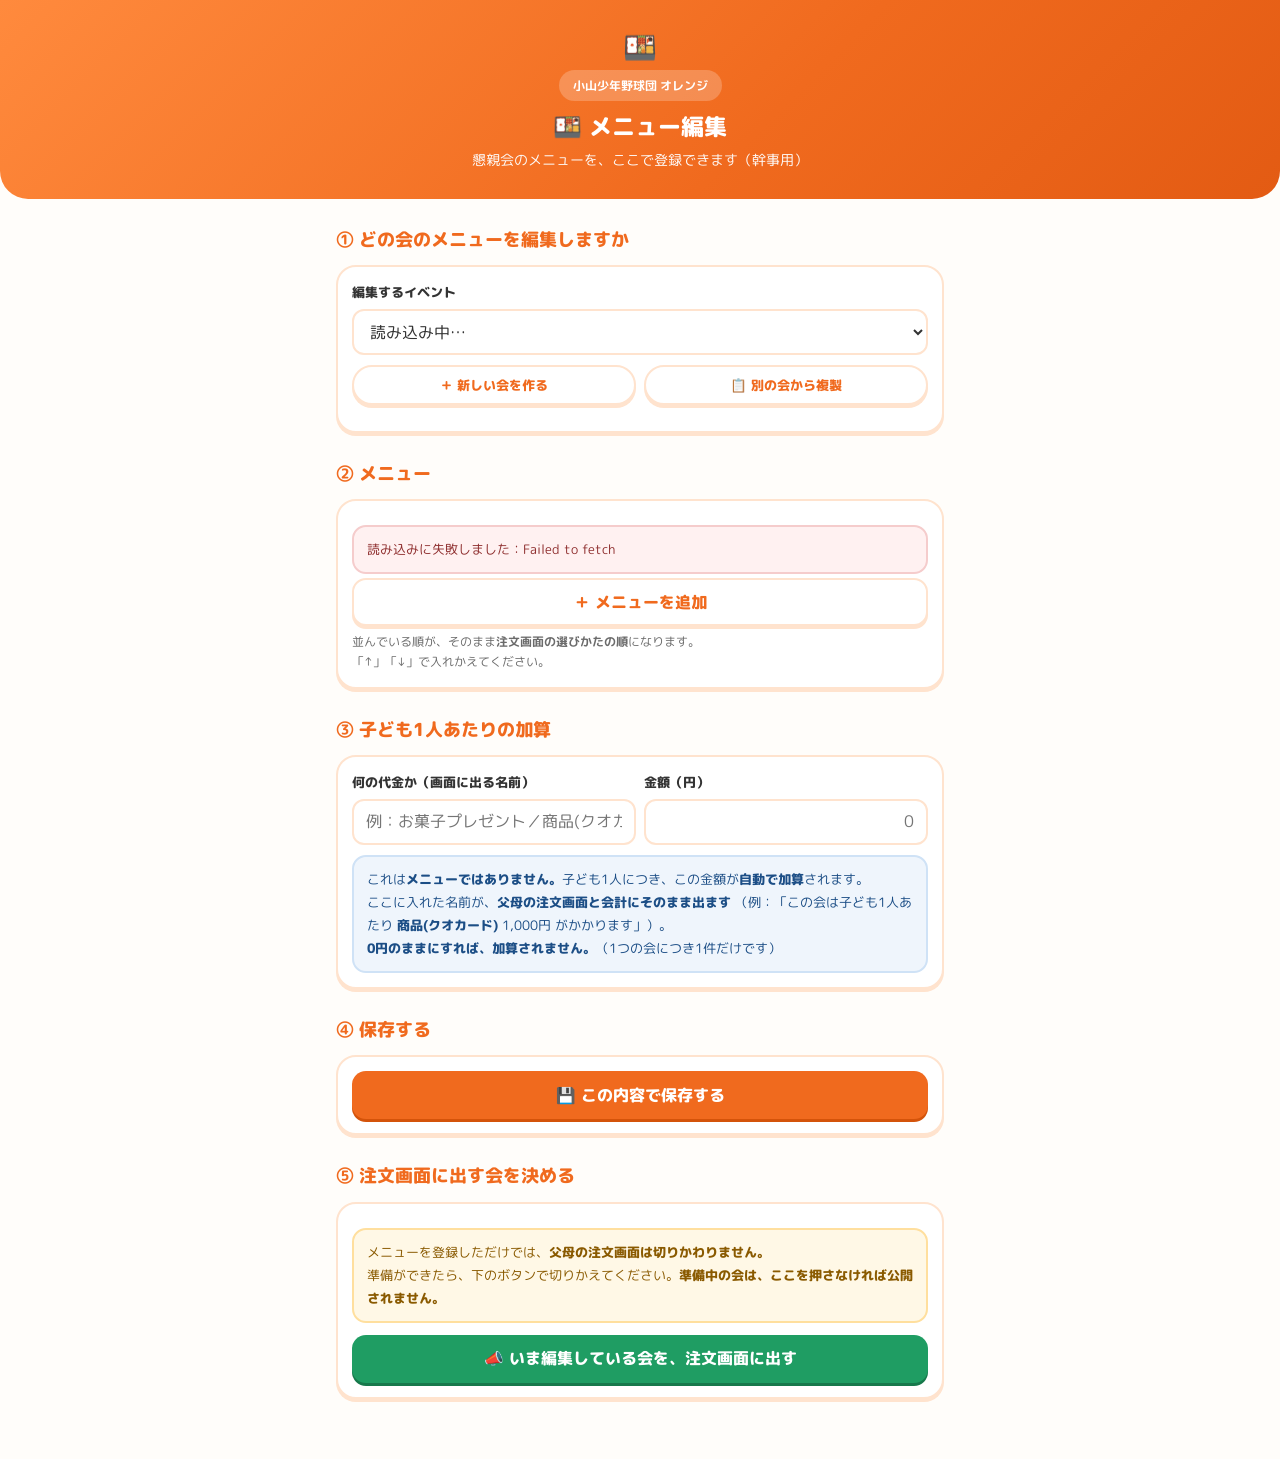
<file: menu_Production.html>
<!DOCTYPE html>
<html lang="ja">
<head>
<meta charset="UTF-8">
<meta name="viewport" content="width=device-width, initial-scale=1.0">
<title>オレンジライン メニュー編集（幹事用）</title>
<!-- ver001（2026-08-12）：懇親会のメニューを画面から登録・編集するページ（幹事用）。
     ・スプレッドシートを直接さわらずに、スマホから追加・修正・並べかえができる
     ・「注文画面に出すイベント」をここで決める（登録しただけでは切りかわらない）
     ・③に入れた名前が、父母の注文画面と会計にそのまま出る（例：商品(クオカード)）
     ・父母が使う accounting_Production.html には手を入れていない -->
<link rel="preconnect" href="https://fonts.googleapis.com">
<link rel="preconnect" href="https://fonts.gstatic.com" crossorigin>
<link href="https://fonts.googleapis.com/css2?family=M+PLUS+Rounded+1c:wght@400;700;800&display=swap" rel="stylesheet">
<style>
  :root{
    --orange:#f06a1e; --orange-dark:#d4530a; --orange-soft:#fff4ec; --orange-line:#ffe3ce;
    --green:#1f9d63;  --green-soft:#eef8f1;  --green-line:#cdecdb;
    --blue:#2f7cc4;   --blue-soft:#eff5fc;   --blue-line:#cfe2f6;
    --red:#c94a4a;    --red-soft:#fff1f1;    --red-line:#f5cccc;
    --warn:#8a5a00;   --warn-soft:#fff8e6;   --warn-line:#ffdf9e;
    --text:#333333; --sub:#6b6b6b; --line:#f0d9c8; --bg:#fffdfa; --card:#ffffff;
    --radius:20px; --round:'M PLUS Rounded 1c',sans-serif;
  }
  *{box-sizing:border-box; -webkit-tap-highlight-color:transparent;}
  body{margin:0; font-family:var(--round),"Hiragino Kaku Gothic ProN","Hiragino Sans",Meiryo,sans-serif;
    background:var(--bg); color:var(--text); line-height:1.7; font-size:15px;}
  .wrap{max-width:640px; margin:0 auto; padding:0 16px 60px;}

  header{position:relative; background:linear-gradient(135deg,#ff8a3d,#f06a1e 60%,#e35b13);
    color:#fff; text-align:center; padding:24px 20px 28px; border-radius:0 0 28px 28px;}
  header .ball{font-size:1.7rem;}
  header .team{display:inline-block; font-size:.78rem; font-weight:700;
    background:rgba(255,255,255,.22); padding:5px 14px; border-radius:999px;}
  header h1{font-weight:800; font-size:1.45rem; margin:10px 0 6px; line-height:1.3;}
  header .lead{font-size:.85rem; opacity:.95;}

  .h2{display:flex; align-items:center; gap:8px; margin:26px 0 10px;}
  .h2 h2{font-weight:800; font-size:1.12rem; color:var(--orange); margin:0;}
  .card{background:var(--card); border:2px solid var(--orange-line); border-radius:var(--radius);
    padding:14px; box-shadow:0 3px 0 var(--orange-line);}
  label{display:block; font-weight:800; font-size:.84rem; margin-bottom:5px;}
  .hint{font-size:.76rem; color:var(--sub); line-height:1.65; margin-top:6px;}

  input,select{width:100%; min-height:46px; padding:8px 12px; font-family:inherit; font-size:1rem;
    border:2px solid var(--orange-line); border-radius:12px; background:#fff; color:var(--text);}
  input:focus,select:focus{outline:none; border-color:var(--orange);}
  input[inputmode="numeric"]{text-align:right;}

  .btn{display:inline-flex; align-items:center; justify-content:center; gap:6px;
    min-height:48px; padding:0 18px; background:var(--orange); color:#fff;
    font-family:inherit; font-weight:800; font-size:.98rem; border:none; border-radius:14px;
    box-shadow:0 3px 0 var(--orange-dark); cursor:pointer;}
  .btn:active{transform:translateY(1px); box-shadow:0 2px 0 var(--orange-dark);}
  .btn:disabled{opacity:.45; box-shadow:0 3px 0 #ccc;}
  .btn.wide{width:100%;}
  .btn.ghost{background:#fff; color:var(--orange); border:2px solid var(--orange-line); box-shadow:0 3px 0 var(--orange-line);}
  .btn.sub{background:#f4f2f0; color:var(--sub); box-shadow:0 3px 0 #ddd8d3;}
  .btn.green{background:var(--green); box-shadow:0 3px 0 #17784b;}
  .btn.small{min-height:40px; font-size:.84rem; padding:0 12px; border-radius:999px;}

  /* メニュー1件のカード */
  .item{background:var(--orange-soft); border:2px solid var(--orange-line); border-radius:16px;
    padding:12px; margin-bottom:10px;}
  .item .row1{display:flex; gap:8px; margin-bottom:8px;}
  .item .row1 .seg{flex:0 0 108px;}
  .item .row1 .nm{flex:1 1 auto;}
  .item .row2{display:flex; gap:8px; align-items:flex-end;}
  .item .row2 .pr{flex:0 0 116px;}
  .item .row2 .sh{flex:1 1 auto;}
  .item .ops{display:flex; gap:6px; margin-top:10px; flex-wrap:wrap;}
  .item .ops button{flex:0 0 auto;}
  .item .no{font-size:.74rem; font-weight:800; color:var(--sub); margin-bottom:6px;}

  .note{border-radius:14px; padding:11px 13px; font-size:.82rem; line-height:1.75; margin-top:10px;}
  .note.warn{background:var(--warn-soft); border:2px solid var(--warn-line); color:var(--warn);}
  .note.info{background:var(--blue-soft); border:2px solid var(--blue-line); color:#1c4e86;}
  .note.ok{background:var(--green-soft); border:2px solid var(--green-line); color:#15633f;}
  .note.err{background:var(--red-soft); border:2px solid var(--red-line); color:#8f2f2f;}
  .note b{font-weight:800;}

  .cur{display:inline-block; font-size:.8rem; font-weight:800; padding:5px 12px; border-radius:999px;
    background:var(--green-soft); border:2px solid var(--green-line); color:#15633f;}
  .cur.off{background:#f4f2f0; border-color:#e2ddd8; color:var(--sub);}

  .row2col{display:flex; gap:8px;}
  .row2col>*{flex:1 1 0;}

  .toast{position:fixed; left:50%; bottom:22px; transform:translateX(-50%) translateY(20px);
    background:#333; color:#fff; padding:12px 20px; border-radius:999px; font-size:.9rem; font-weight:700;
    opacity:0; pointer-events:none; transition:.25s; z-index:60; max-width:92vw; text-align:center;}
  .toast.show{opacity:1; transform:translateX(-50%) translateY(0);}
  .toast.err{background:var(--red);}

  .overlay{position:fixed; inset:0; background:rgba(20,25,45,.55); display:none;
    align-items:center; justify-content:center; padding:16px; z-index:50;}
  .overlay.open{display:flex;}
  .modal{background:#fff; border-radius:20px; padding:18px; width:100%; max-width:460px;}
  .modal h3{font-weight:800; font-size:1.06rem; color:var(--orange); margin:0 0 10px;}
  .modal .btns{display:flex; gap:8px; margin-top:14px;}
  .modal .btns>*{flex:1 1 0;}

  .loading{color:var(--sub); font-size:.9rem; text-align:center; padding:18px;}
</style>
</head>
<body>

<header>
  <div class="ball">🍱</div>
  <div class="team">小山少年野球団 オレンジ</div>
  <h1>🍱 メニュー編集</h1>
  <div class="lead">懇親会のメニューを、ここで登録できます（幹事用）</div>
</header>

<div class="wrap">

  <!-- ===== 1. イベントを選ぶ ===== -->
  <div class="h2"><h2>① どの会のメニューを編集しますか</h2></div>
  <div class="card">
    <label for="evSel">編集するイベント</label>
    <select id="evSel"><option>読み込み中…</option></select>
    <div class="row2col" style="margin-top:10px;">
      <button class="btn ghost small" id="btnNewEvent">＋ 新しい会を作る</button>
      <button class="btn ghost small" id="btnCopy">📋 別の会から複製</button>
    </div>
    <div id="curBox" style="margin-top:12px;"></div>
    <div id="orderWarn"></div>
  </div>

  <!-- ===== 2. メニュー ===== -->
  <div class="h2"><h2>② メニュー</h2></div>
  <div class="card">
    <div id="items"><div class="loading">読み込み中…</div></div>
    <button class="btn ghost wide" id="btnAdd" style="margin-top:4px;">＋ メニューを追加</button>
    <div class="hint">
      並んでいる順が、そのまま<b>注文画面の選びかたの順</b>になります。<br>
      「↑」「↓」で入れかえてください。
    </div>
  </div>

  <!-- ===== 3. 子ども1人あたりの加算 ===== -->
  <div class="h2"><h2>③ 子ども1人あたりの加算</h2></div>
  <div class="card">
    <div class="row2col">
      <div>
        <label for="presName">何の代金か（画面に出る名前）</label>
        <input id="presName" type="text" placeholder="例：お菓子プレゼント／商品(クオカード)">
      </div>
      <div>
        <label for="presPrice">金額（円）</label>
        <input id="presPrice" type="text" inputmode="numeric" placeholder="0">
      </div>
    </div>
    <div class="note info">
      これは<b>メニューではありません。</b>子ども1人につき、この金額が<b>自動で加算</b>されます。<br>
      ここに入れた名前が、<b>父母の注文画面と会計にそのまま出ます</b>
      （例：「この会は子ども1人あたり <b>商品(クオカード)</b> 1,000円 がかかります」）。<br>
      <b>0円のままにすれば、加算されません。</b>（1つの会につき1件だけです）
    </div>
  </div>

  <!-- ===== 4. 保存 ===== -->
  <div class="h2"><h2>④ 保存する</h2></div>
  <div class="card">
    <button class="btn wide" id="btnSave">💾 この内容で保存する</button>
    <div id="saveMsg"></div>
  </div>

  <!-- ===== 5. 注文画面に出すイベント ===== -->
  <div class="h2"><h2>⑤ 注文画面に出す会を決める</h2></div>
  <div class="card">
    <div class="note warn">
      メニューを登録しただけでは、<b>父母の注文画面は切りかわりません。</b><br>
      準備ができたら、下のボタンで切りかえてください。<b>準備中の会は、ここを押さなければ公開されません。</b>
    </div>
    <button class="btn green wide" id="btnPublish" style="margin-top:12px;">📣 いま編集している会を、注文画面に出す</button>
    <div id="pubMsg"></div>
  </div>

</div>

<div class="toast" id="toast">保存しました</div>

<!-- 新しい会を作る -->
<div class="overlay" id="ovNew">
  <div class="modal">
    <h3>＋ 新しい会を作る</h3>
    <label for="newEvName">会の名前</label>
    <input id="newEvName" type="text" placeholder="例：2026忘年会">
    <div class="hint">
      あとから選ぶときの目印になります。<b>年と会の名前</b>を入れておくと分かりやすいです。<br>
      ⚠️ すでにある会と同じ名前にすると、その会のメニューを編集することになります。
    </div>
    <div class="btns">
      <button class="btn sub" id="newCancel">やめる</button>
      <button class="btn" id="newOk">作る</button>
    </div>
  </div>
</div>

<!-- 別の会から複製 -->
<div class="overlay" id="ovCopy">
  <div class="modal">
    <h3>📋 別の会から複製</h3>
    <label for="copyFrom">どの会からコピーしますか</label>
    <select id="copyFrom"></select>
    <div class="note warn" style="margin-top:10px;">
      いま編集している会の内容は、<b>コピーした内容に置きかわります</b>（まだ保存はされません）。
    </div>
    <div class="btns">
      <button class="btn sub" id="copyCancel">やめる</button>
      <button class="btn" id="copyOk">コピーする</button>
    </div>
  </div>
</div>

<script>
/* ===== 設定：GASデプロイ後のURLをここに貼る ===== */
const GAS_URL = "https://script.google.com/macros/s/AKfycbxGKwfIE-zp_1FUdBZrDb_ZQ3Fl12dmjDevVNfOEBRuPOTAl2vFtcullzjjXtONFi_Dqg/exec";

/* このページは幹事ページ（リンク集の合言葉の先）からだけリンクします。
   集金チェックと同じ扱いで、ここでは合言葉を求めていません。 */

let EVENTS=[], CURRENT="", CURRENT_SRC="", EVENT="", ITEMS=[], PRESENT=null, ORDER_COUNTS={};
let DIRTY=false;   /* 保存していない変更があるか */

const $=id=>document.getElementById(id);
const esc=s=>String(s==null?"":s).replace(/[&<>"]/g,c=>({"&":"&amp;","<":"&lt;",">":"&gt;",'"':"&quot;"}[c]));

function toast(msg,isErr){
  const t=$("toast"); t.textContent=msg; t.classList.toggle("err",!!isErr); t.classList.add("show");
  clearTimeout(t._tm); t._tm=setTimeout(()=>t.classList.remove("show"),2600);
}
/* GASへの送信（メニュー編集APIはすべて POST） */
async function api(body){
  const r=await fetch(GAS_URL,{method:"POST",body:JSON.stringify(body)});
  const j=await r.json();
  if(j&&j.error)throw new Error(j.error);
  return j;
}

/* ===== 読み込み ===== */
async function load(ev){
  $("items").innerHTML='<div class="loading">読み込み中…</div>';
  try{
    const d=await api({action:"menuLoad",event:ev||""});
    EVENTS=d.events||[]; CURRENT=d.current||""; CURRENT_SRC=d.currentSource||"";
    EVENT=d.event||""; ITEMS=(d.items||[]).map(x=>({seg:x.seg,name:x.name,price:x.price,shop:x.shop||""}));
    PRESENT=d.present||null; ORDER_COUNTS=d.orderCounts||{};
    DIRTY=false;
    fillEvents(); renderCur(); renderWarn(); renderItems(); renderPresent();
  }catch(e){
    $("items").innerHTML='<div class="note err">読み込みに失敗しました：'+esc(e.message)+'</div>';
  }
}
function fillEvents(){
  const sel=$("evSel"); sel.innerHTML="";
  const list=EVENTS.slice();
  if(EVENT&&list.indexOf(EVENT)<0)list.push(EVENT);   /* 作りたての会もリストに出す */
  if(!list.length){const o=document.createElement("option");o.value="";o.textContent="（まだ会がありません。「＋ 新しい会を作る」から作ってください）";sel.appendChild(o);return;}
  list.forEach(e=>{const o=document.createElement("option");o.value=e;
    o.textContent=e+(e===CURRENT?"　（いま注文画面に出ている会）":"");sel.appendChild(o);});
  sel.value=EVENT;
  const cp=$("copyFrom"); cp.innerHTML="";
  list.filter(e=>e!==EVENT).forEach(e=>{const o=document.createElement("option");o.value=e;o.textContent=e;cp.appendChild(o);});
}
function renderCur(){
  const box=$("curBox");
  if(EVENT&&EVENT===CURRENT){
    box.innerHTML='<span class="cur">📣 この会が、いま注文画面に出ています</span>';
  }else{
    box.innerHTML='<span class="cur off">この会は、まだ注文画面に出ていません</span>'
      +'<div class="hint">いま出ている会：<b>'+esc(CURRENT||"（未設定）")+'</b>'
      +(CURRENT_SRC==="menuの最終行"?'　※ まだ設定されていないため、<b>メニューの最後に登録した会</b>が出ています。⑤で決めてください。':'')
      +'</div>';
  }
}
function renderWarn(){
  const n=ORDER_COUNTS[EVENT]||0;
  const box=$("orderWarn");
  if(!n){box.innerHTML="";return;}
  box.innerHTML='<div class="note warn">⚠️ <b>この会には、すでに '+n+' 件の注文が入っています。</b><br>'
    +'メニュー名や金額を変えても、<b>すでに入っている注文の金額は変わりません</b>（注文したときの金額のまま残ります）。<br>'
    +'<b>子ども1人あたりの加算も同じ</b>です。すでに注文した家庭の金額と呼び名は変わりません。<br>'
    +'変えたい場合は、その家庭に注文を入れ直してもらってください。</div>';
}

/* ===== メニュー一覧 ===== */
function renderItems(){
  const box=$("items");
  if(!ITEMS.length){box.innerHTML='<div class="note info">まだメニューがありません。下の「＋ メニューを追加」から登録してください。</div>';return;}
  box.innerHTML=ITEMS.map((it,i)=>
    '<div class="item">'
    +'<div class="no">'+(i+1)+'品目</div>'
    +'<div class="row1">'
      +'<div class="seg"><label>区分</label><select data-k="seg" data-i="'+i+'">'
        +'<option value="子ども"'+(it.seg==="子ども"?" selected":"")+'>子ども</option>'
        +'<option value="大人"'+(it.seg==="大人"?" selected":"")+'>大人</option>'
      +'</select></div>'
      +'<div class="nm"><label>メニュー名</label><input type="text" data-k="name" data-i="'+i+'" value="'+esc(it.name)+'" placeholder="例：からあげ弁当"></div>'
    +'</div>'
    +'<div class="row2">'
      +'<div class="pr"><label>金額（円）</label><input type="text" inputmode="numeric" data-k="price" data-i="'+i+'" value="'+esc(it.price)+'" placeholder="0"></div>'
      +'<div class="sh"><label>お店（任意）</label><input type="text" data-k="shop" data-i="'+i+'" value="'+esc(it.shop)+'" placeholder="例：もちミニ"></div>'
    +'</div>'
    +'<div class="ops">'
      +'<button class="btn ghost small" data-op="up" data-i="'+i+'"'+(i===0?" disabled":"")+'>↑ 上へ</button>'
      +'<button class="btn ghost small" data-op="down" data-i="'+i+'"'+(i===ITEMS.length-1?" disabled":"")+'>↓ 下へ</button>'
      +'<button class="btn sub small" data-op="del" data-i="'+i+'">🗑 削除</button>'
    +'</div>'
    +'</div>').join("");
}
/* 入力は「打つたびに」ITEMSへ入れる（描き直すとカーソルが飛ぶので、ここでは再描画しない） */
$("items").addEventListener("input",e=>{
  const t=e.target, k=t.dataset.k; if(k==null)return;
  const i=Number(t.dataset.i);
  if(k==="price"){
    const cleaned=t.value.replace(/[^0-9]/g,"");     /* 半角数字だけにする */
    if(cleaned!==t.value)t.value=cleaned;
    ITEMS[i].price=cleaned===""?"":Number(cleaned);
  }else{
    ITEMS[i][k]=t.value;
  }
  DIRTY=true;
});
$("items").addEventListener("change",e=>{
  const t=e.target; if(t.dataset.k!=="seg")return;
  ITEMS[Number(t.dataset.i)].seg=t.value; DIRTY=true;
});
$("items").addEventListener("click",e=>{
  const b=e.target.closest("button[data-op]"); if(!b)return;
  const i=Number(b.dataset.i), op=b.dataset.op;
  if(op==="del"){ if(!confirm("「"+(ITEMS[i].name||"（名前なし）")+"」を消しますか？"))return; ITEMS.splice(i,1); }
  else if(op==="up"&&i>0){ const t=ITEMS[i-1];ITEMS[i-1]=ITEMS[i];ITEMS[i]=t; }
  else if(op==="down"&&i<ITEMS.length-1){ const t=ITEMS[i+1];ITEMS[i+1]=ITEMS[i];ITEMS[i]=t; }
  DIRTY=true; renderItems();
});
$("btnAdd").onclick=()=>{ ITEMS.push({seg:"子ども",name:"",price:"",shop:""}); DIRTY=true; renderItems();
  const list=$("items").querySelectorAll('input[data-k="name"]'); if(list.length)list[list.length-1].focus(); };

/* ===== 子ども1人あたりの加算 ===== */
function renderPresent(){
  $("presName").value=PRESENT?PRESENT.name:"";
  $("presPrice").value=PRESENT&&PRESENT.price?PRESENT.price:"";
}
$("presPrice").addEventListener("input",e=>{
  const c=e.target.value.replace(/[^0-9]/g,""); if(c!==e.target.value)e.target.value=c; DIRTY=true;
});
$("presName").addEventListener("input",()=>{DIRTY=true;});

/* ===== イベントの切りかえ・新規・複製 ===== */
$("evSel").onchange=async()=>{
  if(DIRTY&&!confirm("保存していない変更があります。破棄して切りかえますか？")){ $("evSel").value=EVENT; return; }
  await load($("evSel").value);
};
$("btnNewEvent").onclick=()=>{ $("newEvName").value=""; $("ovNew").classList.add("open"); $("newEvName").focus(); };
$("newCancel").onclick=()=>$("ovNew").classList.remove("open");
$("newOk").onclick=()=>{
  const v=($("newEvName").value||"").trim();
  if(!v){toast("会の名前を入れてください",true);return;}
  $("ovNew").classList.remove("open");
  EVENT=v; ITEMS=[]; PRESENT=null; DIRTY=true;
  fillEvents(); renderCur(); renderWarn(); renderItems(); renderPresent();
  toast("「"+v+"」を作りました。メニューを登録して保存してください");
};
$("btnCopy").onclick=()=>{
  if(!$("copyFrom").options.length){toast("コピーできる会がありません",true);return;}
  $("ovCopy").classList.add("open");
};
$("copyCancel").onclick=()=>$("ovCopy").classList.remove("open");
$("copyOk").onclick=async()=>{
  const from=$("copyFrom").value; $("ovCopy").classList.remove("open");
  try{
    const d=await api({action:"menuLoad",event:from});
    ITEMS=(d.items||[]).map(x=>({seg:x.seg,name:x.name,price:x.price,shop:x.shop||""}));
    PRESENT=d.present||null; DIRTY=true;
    renderItems(); renderPresent();
    toast("「"+from+"」からコピーしました（まだ保存されていません）");
  }catch(e){toast("コピーに失敗しました",true);}
};

/* ===== 保存 ===== */
$("btnSave").onclick=async()=>{
  if(!EVENT){toast("先に会を選ぶか、作ってください",true);return;}
  /* 入力のチェックは、送る前にこちらでも見る（サーバー側でも同じ確認をしています） */
  for(let i=0;i<ITEMS.length;i++){
    const it=ITEMS[i];
    if(!String(it.name||"").trim()){toast((i+1)+"品目のメニュー名が空です",true);return;}
    if(it.price===""||it.price==null){toast("「"+it.name+"」の金額を入れてください",true);return;}
  }
  const pname=($("presName").value||"").trim(), pprice=Number($("presPrice").value||0)||0;
  /* 金額だけ入れて名前が空だと、注文画面に何の代金か出せないので止める */
  if(pprice>0&&!pname){toast("③の「何の代金か」を入れてください（注文画面にそのまま出ます）",true);$("presName").focus();return;}
  const b=$("btnSave"); b.disabled=true; b.textContent="保存中…";
  $("saveMsg").innerHTML="";
  try{
    const r=await api({action:"menuSave", event:EVENT,
      items:ITEMS.map(x=>({seg:x.seg,name:String(x.name).trim(),price:Number(x.price)||0,shop:String(x.shop||"").trim()})),
      present:(pname&&pprice>0)?{name:pname,price:pprice}:null});
    if(!r.ok)throw new Error(r.error||"保存できませんでした");
    DIRTY=false;
    toast("保存しました ✓");
    $("saveMsg").innerHTML='<div class="note ok">💾 <b>保存しました。</b><br>'
      +'⚠️ <b>注文画面をひらいたままの人には、すぐには反映されません。</b>'
      +'その人が<b>ページを読みこみ直す</b>と、新しいメニューになります。'
      +(EVENT===CURRENT?"":"<br>この会を注文画面に出すには、下の⑤で切りかえてください。")+'</div>';
    await load(EVENT);
  }catch(e){
    $("saveMsg").innerHTML='<div class="note err">❌ <b>保存できませんでした。</b><br>'+esc(e.message)+'</div>';
    toast("保存に失敗しました",true);
  }
  b.disabled=false; b.textContent="💾 この内容で保存する";
};

/* ===== 注文画面に出す ===== */
$("btnPublish").onclick=async()=>{
  if(!EVENT){toast("先に会を選んでください",true);return;}
  if(DIRTY&&!confirm("保存していない変更があります。先に保存してください。\nこのまま切りかえますか？"))return;
  if(!confirm("父母の注文画面を「"+EVENT+"」に切りかえます。よろしいですか？"))return;
  const b=$("btnPublish"); b.disabled=true; b.textContent="切りかえ中…";
  $("pubMsg").innerHTML="";
  try{
    const r=await api({action:"menuSetCurrent",event:EVENT});
    if(!r.ok)throw new Error(r.error||"切りかえられませんでした");
    toast("注文画面を「"+EVENT+"」にしました ✓");
    $("pubMsg").innerHTML='<div class="note ok">📣 <b>注文画面は「'+esc(EVENT)+'」になりました。</b><br>'
      +'⚠️ 注文画面をひらいたままの人は、<b>ページを読みこみ直す</b>と切りかわります。</div>';
    await load(EVENT);
  }catch(e){
    $("pubMsg").innerHTML='<div class="note err">❌ '+esc(e.message)+'</div>';
    toast("切りかえに失敗しました",true);
  }
  b.disabled=false; b.textContent="📣 いま編集している会を、注文画面に出す";
};

/* 保存し忘れの防止 */
window.addEventListener("beforeunload",e=>{ if(DIRTY){e.preventDefault();e.returnValue="";} });

load("");
</script>
</body>
</html>
</file>
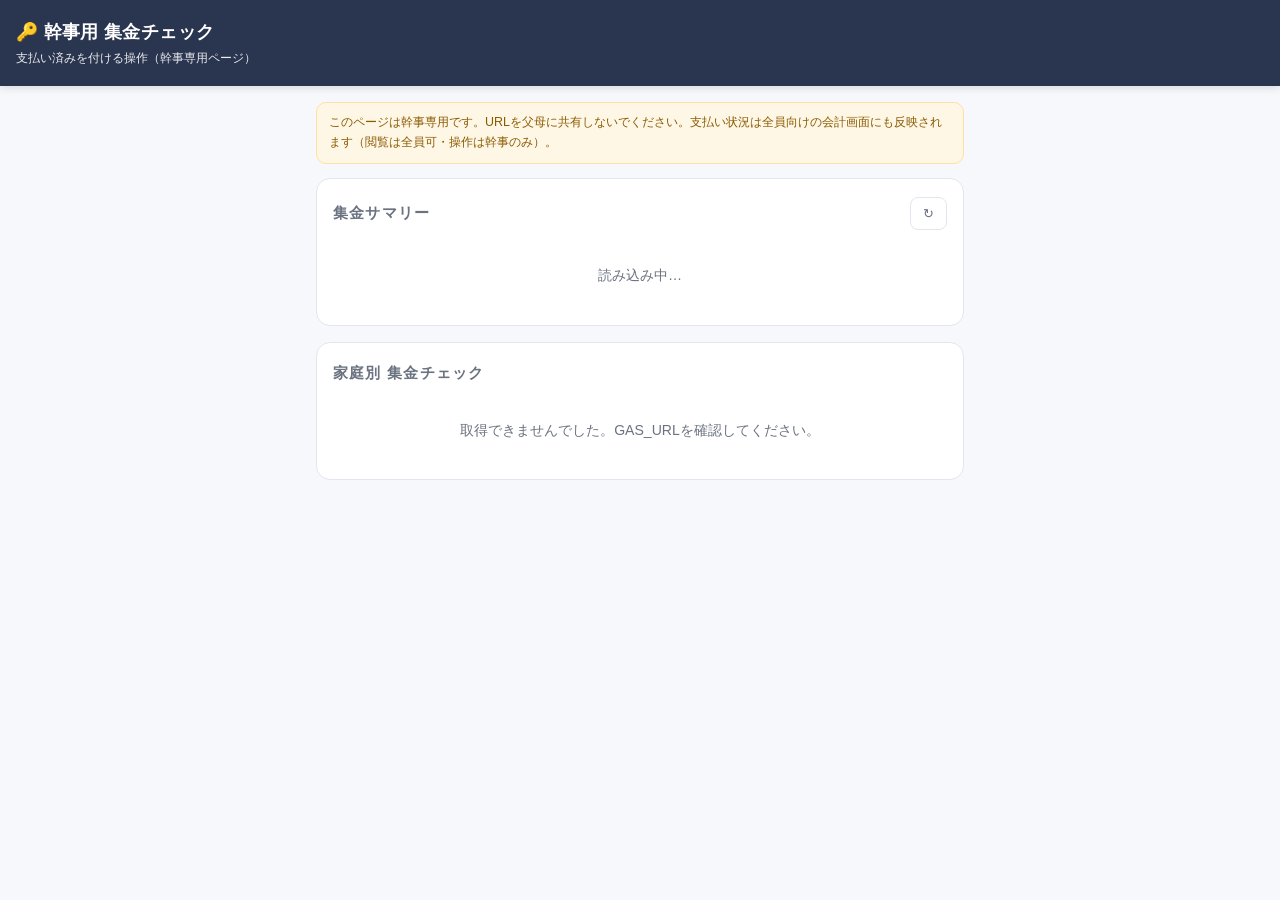
<file: organizer_Production.html>
<!DOCTYPE html>
<html lang="ja">
<head>
<meta charset="UTF-8">
<meta name="viewport" content="width=device-width, initial-scale=1.0">
<title>オレンジライン 幹事用 集金チェック</title>
<style>
  :root{
    --ink:#1a2238;--orange:#f06a1e;--orange-soft:#ffe9dc;--line:#e3e6ee;
    --bg:#f7f8fb;--green:#1f9d63;--red:#d64545;--blue:#378add;--muted:#6b7280;
  }
  *{box-sizing:border-box;-webkit-tap-highlight-color:transparent;}
  body{margin:0;font-family:-apple-system,BlinkMacSystemFont,"Hiragino Kaku Gothic ProN","Yu Gothic",sans-serif;
    background:var(--bg);color:var(--ink);line-height:1.6;padding-bottom:40px;}
  header{background:#2a3550;color:#fff;padding:18px 16px;position:sticky;top:0;z-index:10;box-shadow:0 2px 8px rgba(0,0,0,.12);}
  header h1{margin:0;font-size:1.12rem;letter-spacing:.02em;}
  header p{margin:2px 0 0;font-size:.76rem;opacity:.9;}
  .wrap{max-width:680px;margin:0 auto;padding:16px;}
  .card{background:#fff;border:1px solid var(--line);border-radius:14px;padding:18px 16px;margin-bottom:16px;}
  .card h2{margin:0 0 14px;font-size:.95rem;color:var(--muted);font-weight:700;text-transform:uppercase;letter-spacing:.08em;}
  .summary-head{display:flex;align-items:center;justify-content:space-between;gap:10px;margin-bottom:14px;}
  .summary-head h2{margin:0;}
  .refresh{background:none;border:1px solid var(--line);border-radius:8px;padding:8px 12px;font-size:.82rem;color:var(--muted);cursor:pointer;}
  .warn{background:#fff7e6;border:1px solid #ffe0a3;border-radius:10px;padding:10px 12px;font-size:.78rem;color:#8a5a00;margin-bottom:14px;}
  .k-summary{display:grid;grid-template-columns:1fr 1fr;gap:10px;margin-bottom:6px;}
  .k-stat{background:var(--bg);border-radius:10px;padding:12px;}
  .k-stat .lbl{font-size:.72rem;color:var(--muted);}
  .k-stat .val{font-size:1.25rem;font-weight:800;}
  .paid-yes{color:var(--green);font-weight:800;}
  .paid-no{color:var(--red);font-weight:800;}
  .unpaid-box{background:#fff0f0;border-radius:10px;padding:10px 12px;font-size:.82rem;color:#9a2a2a;margin-top:10px;}
  .fcard{border:1px solid var(--line);border-radius:12px;padding:12px 14px;margin-bottom:10px;background:#fff;}
  .fc-top{display:flex;align-items:center;justify-content:space-between;gap:10px;margin-bottom:6px;}
  .fc-name{font-weight:800;font-size:1.05rem;}
  .fc-people{font-size:.76rem;color:var(--muted);margin-bottom:6px;}
  .fc-menu{background:var(--bg);border-radius:8px;padding:8px 10px;margin-bottom:8px;}
  .fc-menu .fm-item{font-size:.92rem;font-weight:600;padding:2px 0;}
  .fc-menu .fm-pres{font-size:.82rem;color:#a03060;padding-top:3px;border-top:1px dashed #e3c9d6;margin-top:4px;}
  .fc-amt{font-size:.9rem;}
  .fc-amt b{font-size:1.3rem;color:var(--orange);}
  .fc-brk{font-size:.68rem;color:var(--muted);margin-left:6px;white-space:nowrap;}
  .pay-btn{min-width:64px;padding:9px 12px;border-radius:999px;font-weight:800;font-size:.86rem;cursor:pointer;border:2px solid;}
  .pay-btn.yes{background:#e9f8f0;border-color:var(--green);color:var(--green);}
  .pay-btn.no{background:#fff0f0;border-color:var(--red);color:var(--red);}
  .pay-btn:disabled{opacity:.5;}
  .loading{text-align:center;color:var(--muted);padding:20px;font-size:.88rem;}
  .toast{position:fixed;left:50%;bottom:24px;transform:translateX(-50%) translateY(20px);background:var(--green);color:#fff;
    padding:14px 22px;border-radius:999px;font-weight:700;opacity:0;transition:.25s;pointer-events:none;z-index:30;box-shadow:0 4px 16px rgba(0,0,0,.2);}
  .toast.show{opacity:1;transform:translateX(-50%) translateY(0);}
  .toast.err{background:var(--red);}
</style>
</head>
<body>
<header>
  <h1>🔑 幹事用 集金チェック</h1>
  <p>支払い済みを付ける操作（幹事専用ページ）</p>
</header>

<div class="wrap">
  <div class="warn">このページは幹事専用です。URLを父母に共有しないでください。支払い状況は全員向けの会計画面にも反映されます（閲覧は全員可・操作は幹事のみ）。</div>

  <div class="card">
    <div class="summary-head">
      <h2 id="kEvent">集金サマリー</h2>
      <button class="refresh" id="kRefresh">↻</button>
    </div>
    <div id="kSummary"><div class="loading">読み込み中…</div></div>
  </div>

  <div class="card">
    <h2>家庭別 集金チェック</h2>
    <div id="kFamilies"><div class="loading">読み込み中…</div></div>
  </div>
</div>

<div class="toast" id="toast">更新しました</div>

<script>
/* ===== 設定：GASのウェブアプリURL（全員向けと同じGAS） ===== */
const GAS_URL = "https://script.google.com/macros/s/AKfycbxGKwfIE-zp_1FUdBZrDb_ZQ3Fl12dmjDevVNfOEBRuPOTAl2vFtcullzjjXtONFi_Dqg/exec";

let EVENT="";

function esc(s){return String(s==null?"":s).replace(/[&<>]/g,c=>({"&":"&amp;","<":"&lt;",">":"&gt;"}[c]));}
function toast(msg,isErr){const t=document.getElementById("toast");t.textContent=msg;t.className="toast show"+(isErr?" err":"");setTimeout(()=>t.className="toast",1800);}

/* ===== フロント メモリキャッシュ（同一URLは一定時間 再取得しない。書き込みで全クリア、↻でfresh） ===== */
const _mem={}; const MEM_TTL=60000;
async function cachedGet(url,fresh){
  const now=Date.now();
  if(!fresh){const c=_mem[url];if(c&&now-c.t<MEM_TTL)return JSON.parse(c.s);}
  const u=fresh?(url+(url.indexOf('?')>=0?'&':'?')+'fresh=1'):url;
  const s=await (await fetch(u)).text();
  _mem[url]={t:now,s:s};
  return JSON.parse(s);
}
function clearMem(){for(const k in _mem)delete _mem[k];}

async function load(fresh){
  document.getElementById("kFamilies").innerHTML='<div class="loading">読み込み中…</div>';
  try{
    const d=await cachedGet(GAS_URL+"?view=kaikei",fresh);
    render(d.kaikei||{families:[],summary:{}});
  }catch(e){document.getElementById("kFamilies").innerHTML='<div class="loading">取得できませんでした。GAS_URLを確認してください。</div>';}
}

function render(k){
  EVENT=k.event||"";
  document.getElementById("kEvent").textContent=(EVENT?EVENT+"　":"")+"集金サマリー";
  const s=k.summary||{};
  document.getElementById("kSummary").innerHTML=
    '<div class="k-summary">'
    +'<div class="k-stat"><div class="lbl">総額</div><div class="val">'+(s.grand||0).toLocaleString()+' 円</div></div>'
    +'<div class="k-stat"><div class="lbl">家庭数</div><div class="val">'+(s.families||0)+'</div></div>'
    +'<div class="k-stat"><div class="lbl">集金済み</div><div class="val paid-yes">'+(s.paid||0).toLocaleString()+' 円</div></div>'
    +'<div class="k-stat"><div class="lbl">未集金</div><div class="val paid-no">'+(s.unpaid||0).toLocaleString()+' 円</div></div>'
    +'</div>'
    +((s.unpaidNames&&s.unpaidNames.length)?'<div class="unpaid-box">未払い：'+s.unpaidNames.map(esc).join("、")+'</div>':'<div class="unpaid-box" style="background:#eafff3;color:#0f7a47">全員集金済みです 🎉</div>');

  const fam=k.families||[];
  if(!fam.length){document.getElementById("kFamilies").innerHTML='<div class="loading">まだ注文がありません。</div>';return;}
  const box=document.getElementById("kFamilies");box.innerHTML="";
  fam.forEach(f=>{
    // メニューを名前ごとに個数集計（見やすく・集金ミス防止）
    const agg={},order=[];
    (f.items||[]).forEach(it=>{const m=esc(it.menu);if(!agg[m]){agg[m]=0;order.push(m);}agg[m]++;});
    let menuHtml=order.length?order.map(m=>'<div class="fm-item">'+m+' ×'+agg[m]+'</div>').join(""):'<div class="fm-item" style="color:var(--muted)">（メニューなし）</div>';
    if((f.present||0)>0)menuHtml+='<div class="fm-pres">🎁 プレゼント代 '+(f.present||0).toLocaleString()+'円（子ども'+f.child+'人）</div>';
    const brk=(f.present||0)>0?'<span class="fc-brk">(ﾒﾆｭｰ'+(f.menuTotal||0).toLocaleString()+'＋ﾌﾟﾚ'+(f.present||0).toLocaleString()+')</span>':'';
    const card=document.createElement("div");card.className="fcard";
    card.innerHTML='<div class="fc-top"><span class="fc-name">'+esc(f.name)+'</span>'
      +'<button class="pay-btn '+(f.paid?'yes':'no')+'">'+(f.paid?'済':'未')+'</button></div>'
      +'<div class="fc-people">子ども '+f.child+'人・大人 '+f.adult+'人</div>'
      +'<div class="fc-menu">'+menuHtml+'</div>'
      +'<div class="fc-amt">合計 <b>'+(f.total||0).toLocaleString()+'円</b>'+brk+'</div>';
    const btn=card.querySelector(".pay-btn");
    btn.onclick=()=>togglePaid(f.name,f.paid,btn);
    box.appendChild(card);
  });
}

async function togglePaid(name,current,btn){
  const next=!current;
  btn.disabled=true;btn.textContent="…";
  try{
    await fetch(GAS_URL,{method:"POST",body:JSON.stringify({type:"setPaid",event:EVENT,name:name,paid:next})});
    toast(name+" を「"+(next?"済":"未")+"」にしました");
    clearMem();load();
  }catch(e){toast("更新に失敗しました",true);btn.disabled=false;btn.textContent=current?"済":"未";}
}

document.getElementById("kRefresh").onclick=()=>load(true);
load();
</script>
</body>
</html>
</file>
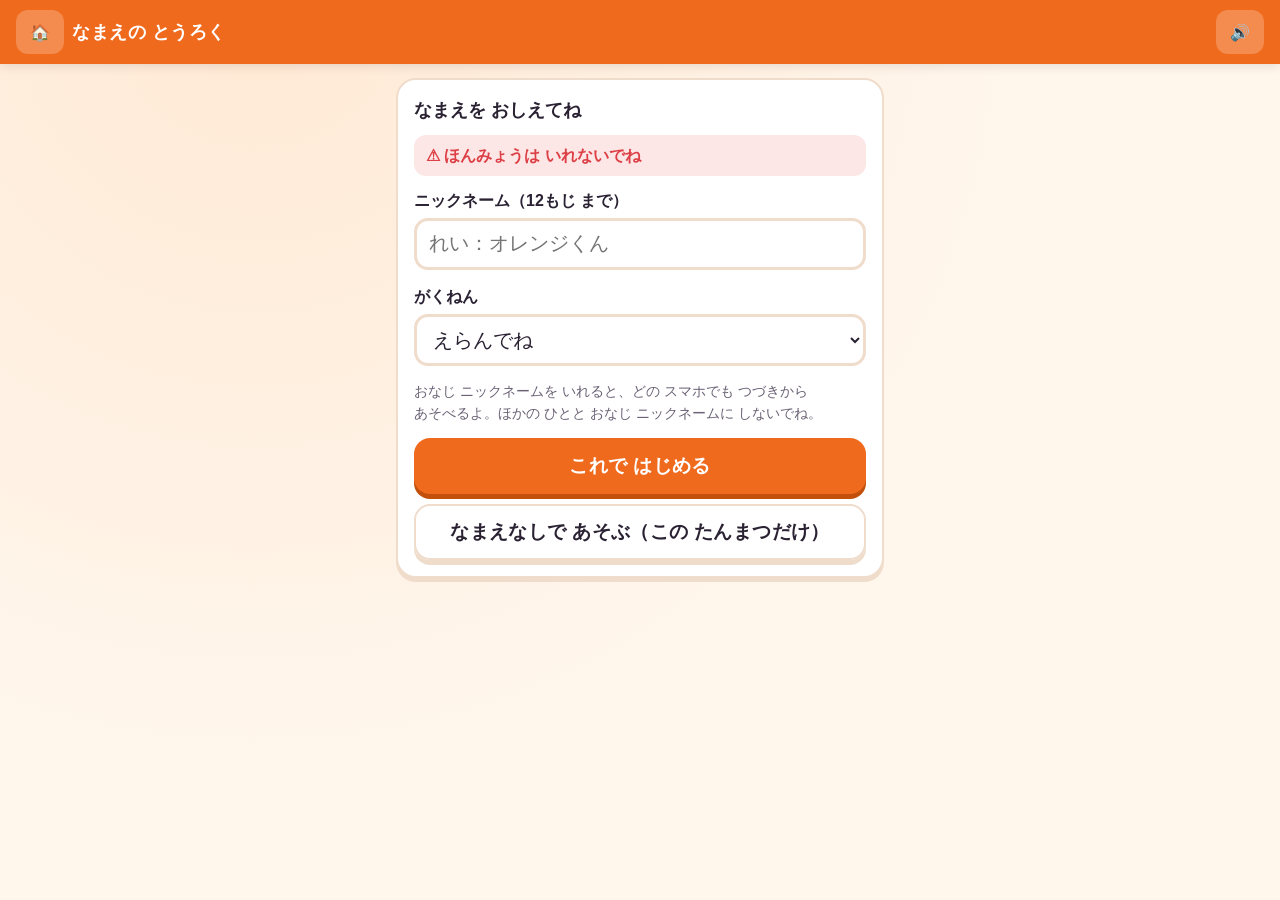
<file: quiz_beta.html>
<!doctype html>
<html lang="ja">
<head>
<meta charset="utf-8">
<meta name="viewport" content="width=device-width, initial-scale=1">
<!-- ベータ版の URL は 公開版（quiz/）に うつりました。この ページは quiz/ へ じどうで うつるだけ -->
<meta http-equiv="refresh" content="0; url=quiz/">
<link rel="canonical" href="quiz/">
<title>ルールで ホームイン！ | オレンジ</title>
<script>location.replace('quiz/' + location.search + location.hash);</script>
<style>
  body { margin: 0; min-height: 100vh; display: flex; align-items: center; justify-content: center; padding: 16px;
    font-family: "M PLUS Rounded 1c", "Hiragino Maru Gothic ProN", sans-serif; background: #fff4e8; color: #3a2a1a; text-align: center; }
  a { color: #d8641d; font-weight: 800; }
  @media (prefers-color-scheme: dark) { body { background: #1b1720; color: #f5efe9; } a { color: #ff8a3d; } }
</style>
</head>
<body>
<p>クイズは あたらしい ばしょに うつったよ。<br><a href="quiz/">ここを おして ひらいてね</a></p>
</body>
</html>
</file>
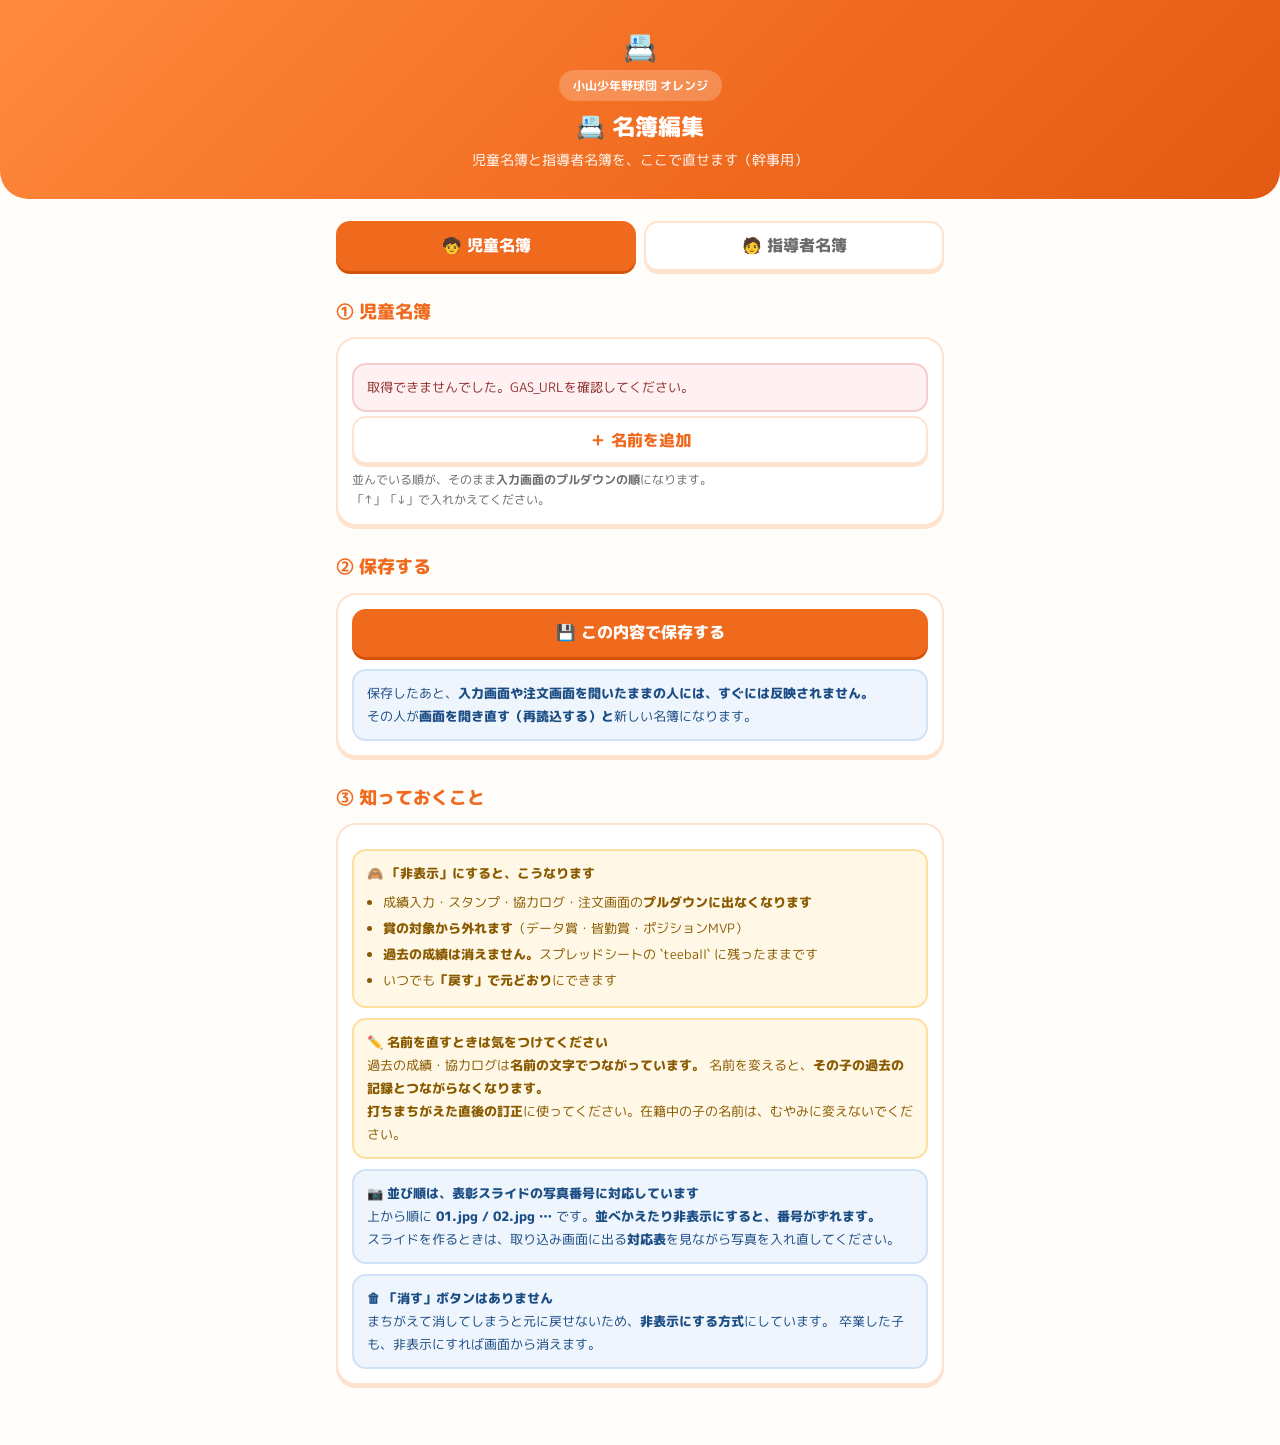
<file: roster_Production.html>
<!DOCTYPE html>
<html lang="ja">
<head>
<meta charset="UTF-8">
<meta name="viewport" content="width=device-width, initial-scale=1.0">
<title>オレンジライン 名簿編集（幹事用）</title>
<!-- ver001（2026-08-15）：児童名簿（roster）と指導者名簿（staff）を画面から編集するページ（幹事用）。
     ・スプレッドシートを直接さわらずに、スマホから追加・並べかえ・非表示ができる
     ・消さずに「非表示」にする（links シートと同じ考え方）。打ちまちがえても戻せる
     ・シートは「見出し行なし・A列＝名前・B列＝非表示」。⚠️ 見出し行は足さないこと
       （足すと、見出しの文字が子どもの名前として読まれてしまう）
     ・GAS ver17 の rosterLoad / rosterSave を使う
     ・父母が使う画面（成績入力・注文）には手を入れていない -->
<link rel="preconnect" href="https://fonts.googleapis.com">
<link rel="preconnect" href="https://fonts.gstatic.com" crossorigin>
<link href="https://fonts.googleapis.com/css2?family=M+PLUS+Rounded+1c:wght@400;700;800&display=swap" rel="stylesheet">
<style>
  :root{
    --orange:#f06a1e; --orange-dark:#d4530a; --orange-soft:#fff4ec; --orange-line:#ffe3ce;
    --green:#1f9d63;  --green-soft:#eef8f1;  --green-line:#cdecdb;
    --blue:#2f7cc4;   --blue-soft:#eff5fc;   --blue-line:#cfe2f6;
    --red:#c94a4a;    --red-soft:#fff1f1;    --red-line:#f5cccc;
    --warn:#8a5a00;   --warn-soft:#fff8e6;   --warn-line:#ffdf9e;
    --text:#333333; --sub:#6b6b6b; --line:#f0d9c8; --bg:#fffdfa; --card:#ffffff;
    --radius:20px; --round:'M PLUS Rounded 1c',sans-serif;
  }
  *{box-sizing:border-box; -webkit-tap-highlight-color:transparent;}
  body{margin:0; font-family:var(--round),"Hiragino Kaku Gothic ProN","Hiragino Sans",Meiryo,sans-serif;
    background:var(--bg); color:var(--text); line-height:1.7; font-size:15px;}
  .wrap{max-width:640px; margin:0 auto; padding:0 16px 60px;}

  header{position:relative; background:linear-gradient(135deg,#ff8a3d,#f06a1e 60%,#e35b13);
    color:#fff; text-align:center; padding:24px 20px 28px; border-radius:0 0 28px 28px;}
  header .ball{font-size:1.7rem;}
  header .team{display:inline-block; font-size:.78rem; font-weight:700;
    background:rgba(255,255,255,.22); padding:5px 14px; border-radius:999px;}
  header h1{font-weight:800; font-size:1.45rem; margin:10px 0 6px; line-height:1.3;}
  header .lead{font-size:.85rem; opacity:.95;}

  .h2{display:flex; align-items:center; gap:8px; margin:26px 0 10px;}
  .h2 h2{font-weight:800; font-size:1.12rem; color:var(--orange); margin:0;}
  .card{background:var(--card); border:2px solid var(--orange-line); border-radius:var(--radius);
    padding:14px; box-shadow:0 3px 0 var(--orange-line);}
  label{display:block; font-weight:800; font-size:.84rem; margin-bottom:5px;}
  .hint{font-size:.76rem; color:var(--sub); line-height:1.65; margin-top:6px;}

  input{width:100%; min-height:46px; padding:8px 12px; font-family:inherit; font-size:1rem;
    border:2px solid var(--orange-line); border-radius:12px; background:#fff; color:var(--text);}
  input:focus{outline:none; border-color:var(--orange);}

  .btn{display:inline-flex; align-items:center; justify-content:center; gap:6px;
    min-height:48px; padding:0 18px; background:var(--orange); color:#fff;
    font-family:inherit; font-weight:800; font-size:.98rem; border:none; border-radius:14px;
    box-shadow:0 3px 0 var(--orange-dark); cursor:pointer;}
  .btn:active{transform:translateY(1px); box-shadow:0 2px 0 var(--orange-dark);}
  .btn:disabled{opacity:.45; box-shadow:0 3px 0 #ccc;}
  .btn.wide{width:100%;}
  .btn.ghost{background:#fff; color:var(--orange); border:2px solid var(--orange-line); box-shadow:0 3px 0 var(--orange-line);}
  .btn.sub{background:#f4f2f0; color:var(--sub); box-shadow:0 3px 0 #ddd8d3;}
  .btn.green{background:var(--green); box-shadow:0 3px 0 #17784b;}
  /* スマホでの押しやすさを優先し、小さいボタンでも高さ40px・角丸を大きめにとる */
  .btn.small{min-height:40px; font-size:.84rem; padding:0 12px; border-radius:999px;}

  /* ===== どちらの名簿を編集するかのタブ ===== */
  .tabs{display:flex; gap:8px; margin:22px 0 0;}
  .tabs button{flex:1 1 0; min-height:50px; font-family:inherit; font-weight:800; font-size:.98rem;
    background:#fff; color:var(--sub); border:2px solid var(--orange-line); border-radius:14px;
    box-shadow:0 3px 0 var(--orange-line); cursor:pointer;}
  .tabs button.on{background:var(--orange); color:#fff; border-color:var(--orange); box-shadow:0 3px 0 var(--orange-dark);}

  /* ===== 名前1件のカード ===== */
  .person{background:var(--orange-soft); border:2px solid var(--orange-line); border-radius:16px;
    padding:12px; margin-bottom:10px;}
  .person.hidden{background:#f4f2f0; border-color:#e2ddd8;}
  .person .top{display:flex; align-items:center; gap:8px; margin-bottom:8px;}
  .person .no{flex:0 0 auto; font-size:.74rem; font-weight:800; color:var(--sub);
    background:#fff; border:1px solid var(--orange-line); border-radius:999px; padding:2px 9px;}
  .person.hidden .no{border-color:#e2ddd8;}
  .person .badge{flex:0 0 auto; font-size:.72rem; font-weight:800; padding:3px 10px; border-radius:999px;
    background:#e9e5e1; color:var(--sub);}
  .person input{background:#fff;}
  .person.hidden input{color:var(--sub); text-decoration:line-through;}
  .person .ops{display:flex; gap:6px; margin-top:10px; flex-wrap:wrap;}
  .person .ops button{flex:0 0 auto;}
  .person .dupwarn{font-size:.76rem; font-weight:800; color:#8f2f2f; margin-top:7px;
    background:var(--red-soft); border:2px solid var(--red-line); border-radius:10px; padding:7px 10px;}

  .note{border-radius:14px; padding:11px 13px; font-size:.82rem; line-height:1.75; margin-top:10px;}
  .note.warn{background:var(--warn-soft); border:2px solid var(--warn-line); color:var(--warn);}
  .note.info{background:var(--blue-soft); border:2px solid var(--blue-line); color:#1c4e86;}
  .note.ok{background:var(--green-soft); border:2px solid var(--green-line); color:#15633f;}
  .note.err{background:var(--red-soft); border:2px solid var(--red-line); color:#8f2f2f;}
  .note b{font-weight:800;}
  .note ul{margin:6px 0 0; padding-left:1.2em;}
  .note li{margin-bottom:3px;}

  .count{display:inline-block; font-size:.8rem; font-weight:800; padding:5px 12px; border-radius:999px;
    background:var(--green-soft); border:2px solid var(--green-line); color:#15633f;}

  .row2col{display:flex; gap:8px;}
  .row2col>*{flex:1 1 0;}

  .toast{position:fixed; left:50%; bottom:22px; transform:translateX(-50%) translateY(20px);
    background:#333; color:#fff; padding:12px 20px; border-radius:999px; font-size:.9rem; font-weight:700;
    opacity:0; pointer-events:none; transition:.25s; z-index:60; max-width:92vw; text-align:center;}
  .toast.show{opacity:1; transform:translateX(-50%) translateY(0);}
  .toast.err{background:var(--red);}

  .overlay{position:fixed; inset:0; background:rgba(20,25,45,.55); display:none;
    align-items:center; justify-content:center; padding:16px; z-index:50;}
  .overlay.open{display:flex;}
  .modal{background:#fff; border-radius:20px; padding:18px; width:100%; max-width:460px;
    max-height:88vh; overflow-y:auto;}
  .modal h3{font-weight:800; font-size:1.06rem; color:var(--orange); margin:0 0 10px;}
  .modal .btns{display:flex; gap:8px; margin-top:14px;}
  .modal .btns>*{flex:1 1 0;}

  .loading{color:var(--sub); font-size:.9rem; text-align:center; padding:18px;}
</style>
</head>
<body>

<header>
  <div class="ball">📇</div>
  <div class="team">小山少年野球団 オレンジ</div>
  <h1>📇 名簿編集</h1>
  <div class="lead">児童名簿と指導者名簿を、ここで直せます（幹事用）</div>
</header>

<div class="wrap">

  <!-- ===== どちらの名簿を編集するか ===== -->
  <div class="tabs">
    <button id="tabRoster" class="on">🧒 児童名簿</button>
    <button id="tabStaff">🧑 指導者名簿</button>
  </div>

  <!-- ===== 1. 名簿 ===== -->
  <div class="h2"><h2 id="listTitle">① 児童名簿</h2></div>
  <div class="card">
    <div id="countBox" style="margin-bottom:10px;"></div>
    <div id="list"><div class="loading">読み込み中…</div></div>
    <button class="btn ghost wide" id="btnAdd" style="margin-top:4px;">＋ 名前を追加</button>
    <div class="hint" id="orderHint">
      並んでいる順が、そのまま<b>入力画面のプルダウンの順</b>になります。<br>
      「↑」「↓」で入れかえてください。
    </div>
  </div>

  <!-- ===== 2. 保存 ===== -->
  <div class="h2"><h2>② 保存する</h2></div>
  <div class="card">
    <button class="btn wide" id="btnSave">💾 この内容で保存する</button>
    <div id="saveMsg"></div>
    <div class="note info" style="margin-top:12px;">
      保存したあと、<b>入力画面や注文画面を開いたままの人には、すぐには反映されません。</b><br>
      その人が<b>画面を開き直す（再読込する）と</b>新しい名簿になります。
    </div>
  </div>

  <!-- ===== 3. 知っておくこと ===== -->
  <div class="h2"><h2>③ 知っておくこと</h2></div>
  <div class="card">
    <div class="note warn">
      <b>🙈 「非表示」にすると、こうなります</b>
      <ul>
        <li>成績入力・スタンプ・協力ログ・注文画面の<b>プルダウンに出なくなります</b></li>
        <li><b>賞の対象から外れます</b>（データ賞・皆勤賞・ポジションMVP）</li>
        <li><b>過去の成績は消えません。</b>スプレッドシートの `teeball` に残ったままです</li>
        <li>いつでも<b>「戻す」で元どおり</b>にできます</li>
      </ul>
    </div>
    <div class="note warn">
      <b>✏️ 名前を直すときは気をつけてください</b><br>
      過去の成績・協力ログは<b>名前の文字でつながっています。</b>
      名前を変えると、<b>その子の過去の記録とつながらなくなります。</b><br>
      <b>打ちまちがえた直後の訂正</b>に使ってください。在籍中の子の名前は、むやみに変えないでください。
    </div>
    <div class="note info" id="photoNote">
      <b>📷 並び順は、表彰スライドの写真番号に対応しています</b><br>
      上から順に <b>01.jpg / 02.jpg …</b> です。<b>並べかえたり非表示にすると、番号がずれます。</b><br>
      スライドを作るときは、取り込み画面に出る<b>対応表</b>を見ながら写真を入れ直してください。
    </div>
    <div class="note info">
      <b>🗑 「消す」ボタンはありません</b><br>
      まちがえて消してしまうと元に戻せないため、<b>非表示にする方式</b>にしています。
      卒業した子も、非表示にすれば画面から消えます。
    </div>
  </div>

</div>

<div class="toast" id="toast">保存しました</div>

<!-- 名前を追加 -->
<div class="overlay" id="ovAdd">
  <div class="modal">
    <h3>＋ 名前を追加</h3>
    <label for="newName">名前</label>
    <input id="newName" type="text" placeholder="例：おれんじ たろう">
    <div class="hint">
      <b>末尾に追加されます。</b>背番号は入団順なので、新しく入った子は末尾でかまいません。<br>
      前後の空白は自動で取り除きます。
    </div>
    <div id="addMsg"></div>
    <div class="btns">
      <button class="btn sub" id="addCancel">やめる</button>
      <button class="btn" id="addOk">追加する</button>
    </div>
  </div>
</div>

<!-- 名前を直す -->
<div class="overlay" id="ovEdit">
  <div class="modal">
    <h3>✏️ 名前を直す</h3>
    <div class="note warn" style="margin-top:0;">
      <b>過去の成績とつながらなくなります。</b><br>
      成績・協力ログは名前の文字でつながっているため、名前を変えると
      <b>その子のこれまでの記録が別人あつかい</b>になります。<br>
      <b>打ちまちがえの訂正だけ</b>に使ってください。
    </div>
    <label for="editName" style="margin-top:12px;">新しい名前</label>
    <input id="editName" type="text">
    <div id="editMsg"></div>
    <div class="btns">
      <button class="btn sub" id="editCancel">やめる</button>
      <button class="btn" id="editOk">この名前にする</button>
    </div>
  </div>
</div>

<script>
/* ===== 設定：GASデプロイ後のURLをここに貼る ===== */
const GAS_URL = "https://script.google.com/macros/s/AKfycbxGKwfIE-zp_1FUdBZrDb_ZQ3Fl12dmjDevVNfOEBRuPOTAl2vFtcullzjjXtONFi_Dqg/exec";

/* このページは幹事ページ（リンク集の合言葉の先）からだけリンクします。
   集金チェック・メニュー編集と同じ扱いで、ここでは合言葉を求めていません。 */

let KIND="roster";                 /* いま編集している名簿（roster / staff） */
let DATA={roster:[],staff:[]};     /* 画面の状態。[{name,hidden}] */
let DIRTY=false;                   /* 保存していない変更があるか */
let EDIT_INDEX=-1;                 /* 「名前を直す」で開いている行 */

const $=id=>document.getElementById(id);
const esc=s=>String(s==null?"":s).replace(/[&<>"]/g,c=>({"&":"&amp;","<":"&lt;",">":"&gt;",'"':"&quot;"}[c]));
const escAttr=esc;
function toast(msg,isErr){const t=$("toast");t.textContent=msg;t.className="toast show"+(isErr?" err":"");setTimeout(()=>t.className="toast",2200);}
function msgBox(id,html,cls){$(id).innerHTML=html?'<div class="note '+(cls||"err")+'">'+html+'</div>':"";}
function openOv(id){$(id).classList.add("open");}
function closeOv(id){$(id).classList.remove("open");}

/* 名簿ごとの呼び名（画面の文言を1か所にまとめる） */
const LABEL={
  roster:{title:"① 児童名簿", one:"子ども", list:"児童名簿", ph:"例：おれんじ たろう"},
  staff: {title:"① 指導者名簿", one:"監督・コーチ", list:"指導者名簿", ph:"例：おれんじ かんとく"}
};

async function api(body){
  const r=await fetch(GAS_URL,{method:"POST",body:JSON.stringify(body)});
  return await r.json();
}

/* ===== 読み込み ===== */
async function load(){
  $("list").innerHTML='<div class="loading">読み込み中…</div>';
  try{
    const r=await api({action:"rosterLoad"});
    if(!r.ok){ $("list").innerHTML='<div class="note err">'+esc(r.error||"読み込めませんでした")+'</div>'; return; }
    DATA.roster=(r.roster||[]).map(x=>({name:x.name,hidden:!!x.hidden}));
    DATA.staff =(r.staff ||[]).map(x=>({name:x.name,hidden:!!x.hidden}));
    DIRTY=false;
    render();
  }catch(e){
    $("list").innerHTML='<div class="note err">取得できませんでした。GAS_URLを確認してください。</div>';
  }
}

/* ===== 同じ名前があるか（非表示の人も対象にする） ===== */
function dupCount(name,exceptIndex){
  const n=String(name||"").trim();
  if(!n)return 0;
  let c=0;
  DATA[KIND].forEach((p,i)=>{ if(i!==exceptIndex && String(p.name||"").trim()===n)c++; });
  return c;
}

/* ===== 描画 ===== */
function render(){
  const items=DATA[KIND];
  const L=LABEL[KIND];
  $("listTitle").textContent=L.title;
  $("newName").placeholder=L.ph;
  /* 写真番号の案内は児童名簿だけの話 */
  $("photoNote").style.display=(KIND==="roster")?"block":"none";
  $("orderHint").innerHTML=(KIND==="roster")
    ? '並んでいる順が、そのまま<b>入力画面のプルダウンの順</b>と<b>表彰スライドの写真番号</b>になります。<br>「↑」「↓」で入れかえてください。'
    : '並んでいる順が、そのまま<b>注文画面のプルダウンの順</b>になります。<br>「↑」「↓」で入れかえてください。';

  const shown=items.filter(p=>!p.hidden).length;
  const hid=items.length-shown;
  $("countBox").innerHTML='<span class="count">表示中 '+shown+'人'+(hid?'　／　非表示 '+hid+'人':'')+'</span>';

  if(!items.length){
    $("list").innerHTML='<div class="note info">まだ登録がありません。下の「＋ 名前を追加」から登録してください。</div>';
    return;
  }
  /* 表示中の子だけに通し番号をふる（＝写真番号と同じ数えかた） */
  let seq=0;
  $("list").innerHTML=items.map((p,i)=>{
    const dup=dupCount(p.name,i);
    let no;
    if(p.hidden){ no='—'; }
    else { seq++; no=(KIND==="roster"?String(seq).padStart(2,"0"):String(seq)); }
    return '<div class="person'+(p.hidden?' hidden':'')+'">'
      +'<div class="top">'
        +'<span class="no">'+no+'</span>'
        +(p.hidden?'<span class="badge">🙈 非表示</span>':'')
      +'</div>'
      +'<input type="text" value="'+escAttr(p.name)+'" readonly data-i="'+i+'">'
      +(dup?'<div class="dupwarn">⚠️ 同じ名前が'+(dup+1)+'人 登録されています。成績が合算されてしまうので、区別できる書き方にしてください</div>':'')
      +'<div class="ops">'
        +'<button class="btn ghost small" data-op="up" data-i="'+i+'"'+(i===0?" disabled":"")+'>↑ 上へ</button>'
        +'<button class="btn ghost small" data-op="down" data-i="'+i+'"'+(i===items.length-1?" disabled":"")+'>↓ 下へ</button>'
        +'<button class="btn ghost small" data-op="edit" data-i="'+i+'">✏️ 名前を直す</button>'
        +(p.hidden
          ? '<button class="btn green small" data-op="show" data-i="'+i+'">↩️ 戻す</button>'
          : '<button class="btn sub small" data-op="hide" data-i="'+i+'">🙈 非表示にする</button>')
      +'</div>'
      +'</div>';
  }).join("");
}

/* ===== タブ ===== */
function setKind(k){
  KIND=k;
  $("tabRoster").className=(k==="roster")?"on":"";
  $("tabStaff").className =(k==="staff") ?"on":"";
  render();
}
$("tabRoster").onclick=()=>setKind("roster");
$("tabStaff").onclick =()=>setKind("staff");

/* ===== 一覧の操作（上へ／下へ／名前を直す／非表示／戻す） ===== */
$("list").addEventListener("click",e=>{
  const b=e.target.closest("button[data-op]"); if(!b)return;
  const i=Number(b.dataset.i), op=b.dataset.op, items=DATA[KIND];
  if(op==="up"&&i>0){ const t=items[i-1];items[i-1]=items[i];items[i]=t; DIRTY=true; }
  else if(op==="down"&&i<items.length-1){ const t=items[i+1];items[i+1]=items[i];items[i]=t; DIRTY=true; }
  else if(op==="hide"){
    if(!confirm("「"+items[i].name+"」を非表示にしますか？\n\n・プルダウンに出なくなります\n・賞の対象から外れます\n・過去の成績は残ります（あとで戻せます）"))return;
    items[i].hidden=true; DIRTY=true;
  }
  else if(op==="show"){ items[i].hidden=false; DIRTY=true; }
  else if(op==="edit"){ openEdit(i); return; }
  render();
});

/* ===== 名前を追加 ===== */
$("btnAdd").onclick=()=>{ $("newName").value=""; msgBox("addMsg",""); openOv("ovAdd"); $("newName").focus(); };
$("addCancel").onclick=()=>closeOv("ovAdd");
$("newName").addEventListener("input",()=>{
  const n=$("newName").value.trim();
  const d=dupCount(n,-1);
  if(d)msgBox("addMsg","⚠️ <b>同じ名前が登録されています。</b>同姓同名の場合は、区別できる書き方にしてください（例：名字を足す）。<br>このまま追加することもできますが、<b>成績が合算されて2人を見分けられなくなります。</b>","err");
  else msgBox("addMsg","");
});
$("addOk").onclick=()=>{
  const n=$("newName").value.trim();          /* 前後の空白はここで取り除く */
  if(!n){ msgBox("addMsg","名前を入れてください","err"); $("newName").focus(); return; }
  DATA[KIND].push({name:n,hidden:false});      /* 末尾に追加 */
  DIRTY=true; closeOv("ovAdd"); render();
  toast("「"+n+"」を追加しました（まだ保存していません）");
  window.scrollTo(0,document.body.scrollHeight);
};

/* ===== 名前を直す ===== */
function openEdit(i){
  EDIT_INDEX=i;
  $("editName").value=DATA[KIND][i].name;
  msgBox("editMsg","");
  openOv("ovEdit");
  $("editName").focus();
}
$("editCancel").onclick=()=>closeOv("ovEdit");
$("editName").addEventListener("input",()=>{
  const n=$("editName").value.trim();
  const d=dupCount(n,EDIT_INDEX);
  if(d)msgBox("editMsg","⚠️ <b>同じ名前が登録されています。</b>区別できる書き方にしてください。","err");
  else msgBox("editMsg","");
});
$("editOk").onclick=()=>{
  const n=$("editName").value.trim();
  if(!n){ msgBox("editMsg","名前を入れてください","err"); $("editName").focus(); return; }
  const before=DATA[KIND][EDIT_INDEX].name;
  if(n!==before && !confirm("「"+before+"」を「"+n+"」に変えますか？\n\n⚠️ 過去の成績・協力ログとつながらなくなります。\n打ちまちがえの訂正のときだけ使ってください。"))return;
  DATA[KIND][EDIT_INDEX].name=n;
  DIRTY=true; closeOv("ovEdit"); render();
  toast("名前を直しました（まだ保存していません）");
};

/* ===== 保存 ===== */
$("btnSave").onclick=async()=>{
  const items=DATA[KIND].map(p=>({name:String(p.name||"").trim(),hidden:!!p.hidden})).filter(p=>p.name);
  if(!items.length){ msgBox("saveMsg","名簿が空のままでは保存できません（1人以上必要です）","err"); return; }
  const L=LABEL[KIND];
  const b=$("btnSave"); b.disabled=true; b.textContent="保存中…";
  msgBox("saveMsg","");
  try{
    const r=await api({action:"rosterSave", kind:KIND, items:items});
    if(r.ok){
      DATA[KIND]=items;
      DIRTY=false; render();
      msgBox("saveMsg","✅ <b>"+esc(L.list)+"を保存しました</b>（表示中 "+(r.count-r.hidden)+"人／非表示 "+r.hidden+"人）<br>"
        +"入力画面などを開いたままの人は、<b>画面を開き直すと</b>新しい名簿になります。","ok");
      toast("保存しました ✓");
    }else{
      msgBox("saveMsg",esc(r.error||"保存できませんでした"),"err");
      toast("保存できませんでした",true);
    }
  }catch(e){
    msgBox("saveMsg","通信に失敗しました。電波の良いところでもう一度お試しください。","err");
    toast("保存できませんでした",true);
  }
  b.disabled=false; b.textContent="💾 この内容で保存する";
};

/* 保存していない変更があるまま閉じようとしたら止める */
window.addEventListener("beforeunload",e=>{ if(DIRTY){ e.preventDefault(); e.returnValue=""; } });

load();
</script>

</body>
</html>
</file>
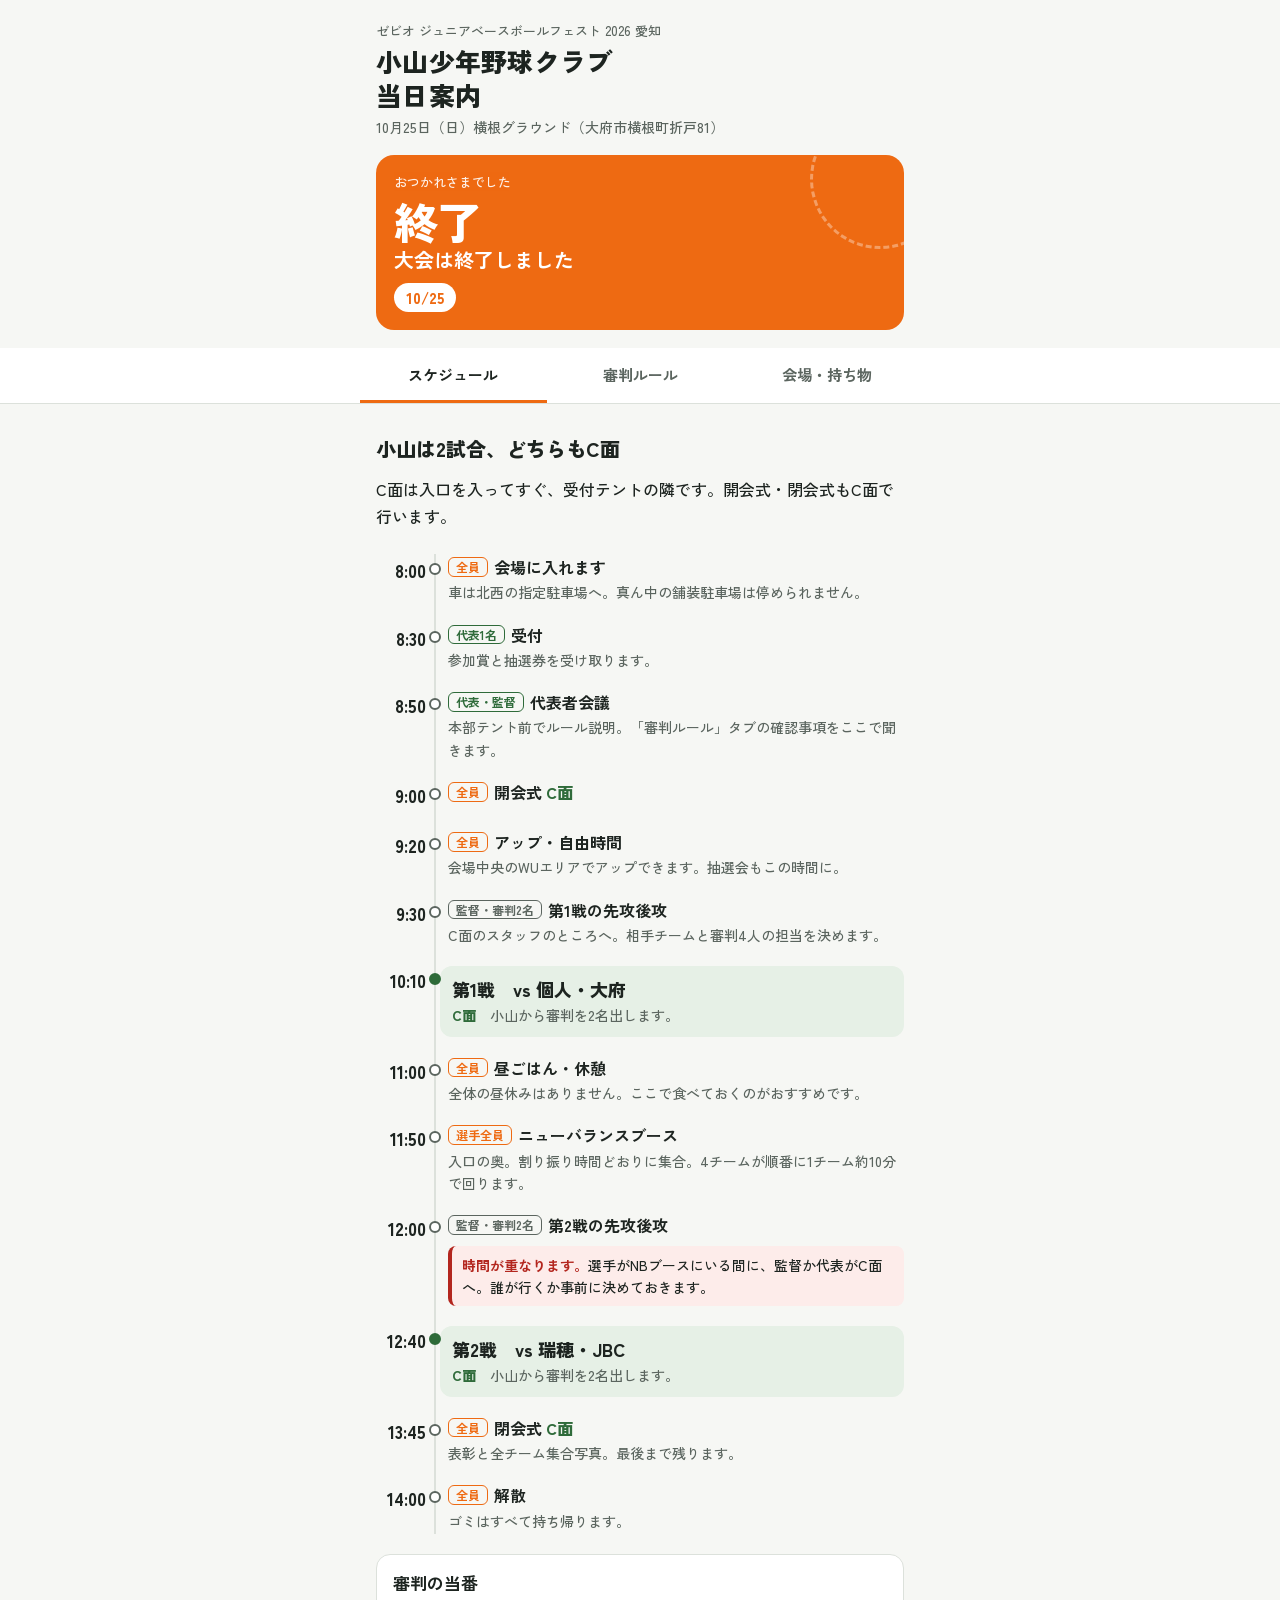
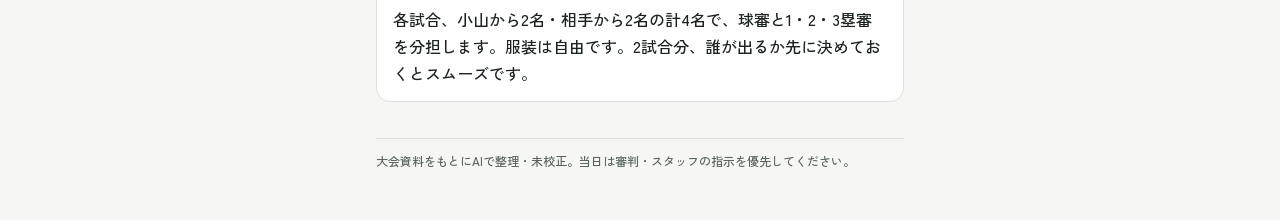
<file: xebio-fest.html>
<!DOCTYPE html>
<html lang="ja">
<head>
<meta charset="UTF-8">
<meta name="viewport" content="width=device-width, initial-scale=1, viewport-fit=cover">
<title>ゼビオ ジュニアベースボールフェスト 当日案内｜小山</title>
<link rel="preconnect" href="https://fonts.googleapis.com">
<link rel="preconnect" href="https://fonts.gstatic.com" crossorigin>
<link href="https://fonts.googleapis.com/css2?family=Zen+Kaku+Gothic+New:wght@500;700;900&display=swap" rel="stylesheet">
<style>
:root{
  color-scheme: light;
  --bg:#F6F7F4;
  --surface:#FFFFFF;
  --ink:#1D2420;
  --sub:#5B655F;
  --line:#DCE1DB;
  --orange:#EE6A12;
  --orange-soft:#FFF0E3;
  --field:#2F6B3A;
  --field-soft:#E6F0E6;
  --warn:#B3261E;
  --warn-soft:#FDECEA;
  --dirt:#E7D6BC;
  box-sizing:border-box;
  padding-top:env(safe-area-inset-top,0px);
  padding-bottom:env(safe-area-inset-bottom,0px);
}
@media (prefers-color-scheme: dark){
  :root{
    color-scheme: dark;
    --bg:#121814;
    --surface:#1B231E;
    --ink:#EDF1EC;
    --sub:#A3AEA6;
    --line:#2E3A32;
    --orange:#FF8A3A;
    --orange-soft:#3A2414;
    --field:#7CC48A;
    --field-soft:#1E3324;
    --warn:#FF8A80;
    --warn-soft:#3A1C1A;
    --dirt:#5A4A33;
  }
}
*,*::before,*::after{box-sizing:inherit}
html{scroll-padding-top:calc(env(safe-area-inset-top,0px) + 64px)}
body{
  margin:0;background:var(--bg);color:var(--ink);
  font-family:"Zen Kaku Gothic New","Hiragino Sans","Hiragino Kaku Gothic ProN","Noto Sans JP","Yu Gothic",Meiryo,sans-serif;
  font-weight:500;font-size:16px;line-height:1.7;
  -webkit-text-size-adjust:100%;
}
body::before{content:"";position:fixed;inset:0 0 auto;height:env(safe-area-inset-top,0px);z-index:10;background:var(--surface)}
.wrap{max-width:560px;margin:0 auto;padding:0 16px 48px}

/* header */
header{padding:20px 16px 0;max-width:560px;margin:0 auto}
.event{font-size:13px;color:var(--sub);margin:0}
h1{font-size:26px;font-weight:900;line-height:1.3;margin:2px 0 4px;letter-spacing:.01em}
.meta{font-size:14px;color:var(--sub);margin:0}

/* now card */
.now{
  margin:16px 0 0;border-radius:18px;background:var(--orange);color:#fff;
  padding:16px 18px 18px;position:relative;overflow:hidden;
}
.now::after{ /* ball seam */
  content:"";position:absolute;right:-46px;top:-46px;width:140px;height:140px;border-radius:50%;
  border:3px dashed rgba(255,255,255,.35);
}
.now .lbl{font-size:13px;opacity:.9;margin:0}
.now .time{font-size:44px;font-weight:900;line-height:1.05;margin:4px 0 2px;font-variant-numeric:tabular-nums}
.now .what{font-size:20px;font-weight:700;margin:0;line-height:1.35}
.now .where{display:inline-block;margin-top:10px;background:#fff;color:var(--orange);font-weight:900;border-radius:999px;padding:2px 12px;font-size:15px}
@media (prefers-color-scheme: dark){ .now{color:#1A0F06} .now .where{background:#1A0F06} }

/* tabs */
nav{
  position:sticky;top:env(safe-area-inset-top,0px);z-index:5;background:var(--surface);
  border-bottom:1px solid var(--line);margin-top:18px;
}
.tabs{display:flex;max-width:560px;margin:0 auto}
.tabs button{
  flex:1;appearance:none;border:0;background:none;color:var(--sub);font:inherit;font-weight:700;font-size:15px;
  padding:14px 4px 12px;border-bottom:3px solid transparent;cursor:pointer;
}
.tabs button[aria-selected="true"]{color:var(--ink);border-bottom-color:var(--orange)}
.tabs button:focus-visible{outline:3px solid var(--orange);outline-offset:-3px}
section[hidden]{display:none}
h2{font-size:20px;font-weight:900;margin:28px 0 10px}
h3{font-size:17px;font-weight:700;margin:22px 0 8px}
p{margin:0 0 10px}

/* timeline */
.tl{list-style:none;margin:16px 0 0;padding:0;position:relative}
.tl::before{content:"";position:absolute;left:58px;top:8px;bottom:8px;width:2px;background:var(--line)}
.tl li{display:grid;grid-template-columns:50px 1fr;gap:0 18px;padding:10px 0;position:relative}
.tl .t{font-weight:900;font-size:17px;text-align:right;font-variant-numeric:tabular-nums;padding-top:1px}
.tl .dot{position:absolute;left:53px;top:17px;width:12px;height:12px;border-radius:50%;background:var(--surface);border:2px solid var(--sub)}
.tl .body{padding-left:4px}
.tl .ttl{font-weight:700;font-size:16px;line-height:1.45}
.tl .sub{font-size:14px;color:var(--sub);line-height:1.6;margin-top:2px}
.tag{display:inline-block;font-size:12px;font-weight:700;border-radius:6px;padding:0 7px;margin-right:6px;vertical-align:2px;border:1px solid currentColor}
.tag.all{color:var(--orange)}
.tag.rep{color:var(--field)}
.tag.ump{color:var(--sub)}
.tl li.game .body{background:var(--field-soft);border-radius:12px;padding:10px 12px;margin-left:-4px}
.tl li.game .ttl{font-size:18px;font-weight:900}
.tl li.game .dot{background:var(--field);border-color:var(--field)}
.tl li.done{opacity:.45}
.tl li.current .dot{background:var(--orange);border-color:var(--orange);box-shadow:0 0 0 5px var(--orange-soft)}
.tl li.current .t{color:var(--orange)}
.court{display:inline-block;font-weight:900;color:var(--field)}
.alert{background:var(--warn-soft);color:var(--ink);border-left:4px solid var(--warn);border-radius:8px;padding:8px 10px;font-size:14px;margin-top:8px;line-height:1.6}
.alert b{color:var(--warn)}

/* generic blocks */
.box{background:var(--surface);border:1px solid var(--line);border-radius:14px;padding:14px 16px;margin:12px 0}
.steps{counter-reset:s;list-style:none;margin:0;padding:0}
.steps li{counter-increment:s;position:relative;padding:8px 0 8px 40px;border-bottom:1px dashed var(--line)}
.steps li:last-child{border-bottom:0}
.steps li::before{
  content:counter(s);position:absolute;left:0;top:8px;width:28px;height:28px;border-radius:50%;
  background:var(--orange);color:#fff;font-weight:900;font-size:15px;display:grid;place-items:center;line-height:1;
}
@media (prefers-color-scheme: dark){ .steps li::before{color:#1A0F06} }
.steps b{font-weight:900}
ul.plain{margin:0;padding-left:1.2em}
ul.plain li{margin:4px 0}

/* rule cards */
.rule{display:grid;grid-template-columns:auto 1fr;gap:4px 12px;padding:12px 0;border-bottom:1px solid var(--line)}
.rule:last-child{border-bottom:0}
.rule .k{font-weight:900;font-size:15px;color:var(--field);min-width:5.5em}
.rule .v{font-size:15px}
.no{color:var(--warn)}

details{background:var(--surface);border:1px solid var(--line);border-radius:12px;margin:8px 0}
summary{padding:12px 40px 12px 14px;font-weight:700;cursor:pointer;list-style:none;position:relative;line-height:1.5}
summary::-webkit-details-marker{display:none}
summary::after{content:"＋";position:absolute;right:14px;top:11px;color:var(--orange);font-weight:900}
details[open] summary::after{content:"－"}
details .ans{padding:0 14px 14px;font-size:15px}
summary:focus-visible{outline:3px solid var(--orange);outline-offset:2px;border-radius:12px}

figure{margin:12px 0;background:var(--surface);border:1px solid var(--line);border-radius:14px;padding:10px}
figure svg{display:block;width:100%;height:auto}
figcaption{font-size:13px;color:var(--sub);padding:6px 4px 0;line-height:1.6}

.check{list-style:none;padding:0;margin:0}
.check li{padding:6px 0 6px 30px;position:relative}
.check li::before{content:"";position:absolute;left:2px;top:11px;width:16px;height:16px;border:2px solid var(--orange);border-radius:4px}

footer{font-size:12px;color:var(--sub);margin-top:36px;line-height:1.7;border-top:1px solid var(--line);padding-top:12px}
@media (prefers-reduced-motion: no-preference){ .tl li.current .dot{animation:pulse 2s ease-in-out infinite} }
@keyframes pulse{50%{box-shadow:0 0 0 9px transparent}}
</style>
</head>
<body>

<header>
  <p class="event">ゼビオ ジュニアベースボールフェスト 2026 愛知</p>
  <h1>小山少年野球クラブ<br>当日案内</h1>
  <p class="meta">10月25日（日）横根グラウンド（大府市横根町折戸81）</p>

  <div class="now" id="now" aria-live="polite">
    <p class="lbl" id="nowLbl">当日いちばん最初の予定</p>
    <p class="time" id="nowTime">8:30</p>
    <p class="what" id="nowWhat">受付</p>
    <span class="where" id="nowWhere">受付テント</span>
  </div>
</header>

<nav>
  <div class="tabs" role="tablist">
    <button role="tab" aria-selected="true" aria-controls="tab-sched" id="b-sched">スケジュール</button>
    <button role="tab" aria-selected="false" aria-controls="tab-ump" id="b-ump">審判ルール</button>
    <button role="tab" aria-selected="false" aria-controls="tab-info" id="b-info">会場・持ち物</button>
  </div>
</nav>

<main class="wrap">

<!-- ========== スケジュール ========== -->
<section id="tab-sched" role="tabpanel" aria-labelledby="b-sched">
  <h2>小山は2試合、どちらもC面</h2>
  <p>C面は入口を入ってすぐ、受付テントの隣です。開会式・閉会式もC面で行います。</p>

  <ol class="tl" id="timeline">
    <li data-t="08:00" data-where="指定駐車場" data-what="会場に入れます">
      <span class="t">8:00</span><span class="dot"></span>
      <div class="body"><div class="ttl"><span class="tag all">全員</span>会場に入れます</div>
      <div class="sub">車は北西の指定駐車場へ。真ん中の舗装駐車場は停められません。</div></div>
    </li>
    <li data-t="08:30" data-where="受付テント" data-what="受付">
      <span class="t">8:30</span><span class="dot"></span>
      <div class="body"><div class="ttl"><span class="tag rep">代表1名</span>受付</div>
      <div class="sub">参加賞と抽選券を受け取ります。</div></div>
    </li>
    <li data-t="08:50" data-where="本部テント前" data-what="代表者会議（ルール説明）">
      <span class="t">8:50</span><span class="dot"></span>
      <div class="body"><div class="ttl"><span class="tag rep">代表・監督</span>代表者会議</div>
      <div class="sub">本部テント前でルール説明。「審判ルール」タブの確認事項をここで聞きます。</div></div>
    </li>
    <li data-t="09:00" data-where="C面" data-what="開会式">
      <span class="t">9:00</span><span class="dot"></span>
      <div class="body"><div class="ttl"><span class="tag all">全員</span>開会式 <span class="court">C面</span></div></div>
    </li>
    <li data-t="09:20" data-where="WUエリア（中央）" data-what="アップ・自由時間">
      <span class="t">9:20</span><span class="dot"></span>
      <div class="body"><div class="ttl"><span class="tag all">全員</span>アップ・自由時間</div>
      <div class="sub">会場中央のWUエリアでアップできます。抽選会もこの時間に。</div></div>
    </li>
    <li data-t="09:30" data-where="C面スタッフ" data-what="第1戦の先攻後攻・審判決め">
      <span class="t">9:30</span><span class="dot"></span>
      <div class="body"><div class="ttl"><span class="tag ump">監督・審判2名</span>第1戦の先攻後攻</div>
      <div class="sub">C面のスタッフのところへ。相手チームと審判4人の担当を決めます。</div></div>
    </li>
    <li class="game" data-t="10:10" data-where="C面" data-what="第1戦 vs 個人・大府">
      <span class="t">10:10</span><span class="dot"></span>
      <div class="body"><div class="ttl">第1戦　vs 個人・大府</div>
      <div class="sub"><span class="court">C面</span>　小山から審判を2名出します。</div></div>
    </li>
    <li data-t="11:00" data-where="待機エリア" data-what="昼ごはん・休憩">
      <span class="t">11:00</span><span class="dot"></span>
      <div class="body"><div class="ttl"><span class="tag all">全員</span>昼ごはん・休憩</div>
      <div class="sub">全体の昼休みはありません。ここで食べておくのがおすすめです。</div></div>
    </li>
    <li data-t="11:50" data-where="ニューバランスブース" data-what="ニューバランスブース">
      <span class="t">11:50</span><span class="dot"></span>
      <div class="body"><div class="ttl"><span class="tag all">選手全員</span>ニューバランスブース</div>
      <div class="sub">入口の奥。割り振り時間どおりに集合。4チームが順番に1チーム約10分で回ります。</div></div>
    </li>
    <li data-t="12:00" data-where="C面スタッフ" data-what="第2戦の先攻後攻・審判決め">
      <span class="t">12:00</span><span class="dot"></span>
      <div class="body"><div class="ttl"><span class="tag ump">監督・審判2名</span>第2戦の先攻後攻</div>
      <div class="alert"><b>時間が重なります。</b>選手がNBブースにいる間に、監督か代表がC面へ。誰が行くか事前に決めておきます。</div></div>
    </li>
    <li class="game" data-t="12:40" data-where="C面" data-what="第2戦 vs 瑞穂・JBC">
      <span class="t">12:40</span><span class="dot"></span>
      <div class="body"><div class="ttl">第2戦　vs 瑞穂・JBC</div>
      <div class="sub"><span class="court">C面</span>　小山から審判を2名出します。</div></div>
    </li>
    <li data-t="13:45" data-where="C面" data-what="閉会式・集合写真">
      <span class="t">13:45</span><span class="dot"></span>
      <div class="body"><div class="ttl"><span class="tag all">全員</span>閉会式 <span class="court">C面</span></div>
      <div class="sub">表彰と全チーム集合写真。最後まで残ります。</div></div>
    </li>
    <li data-t="14:00" data-where="指定駐車場" data-what="解散">
      <span class="t">14:00</span><span class="dot"></span>
      <div class="body"><div class="ttl"><span class="tag all">全員</span>解散</div>
      <div class="sub">ゴミはすべて持ち帰ります。</div></div>
    </li>
  </ol>

  <div class="box">
    <h3 style="margin-top:0">審判の当番</h3>
    <p style="margin:0">各試合、小山から2名・相手から2名の計4名で、球審と1・2・3塁審を分担します。服装は自由です。2試合分、誰が出るか先に決めておくとスムーズです。</p>
  </div>
</section>

<!-- ========== 審判ルール ========== -->
<section id="tab-ump" role="tabpanel" aria-labelledby="b-ump" hidden>
  <h2>ふつうの野球との違い</h2>
  <p>ティーに置いた球を打ちます。アウトの数ではなく、<b>1番から9番まで全員打ったら</b>そのイニングは終わりです。試合は2イニング。</p>

  <h3>1イニングの流れ</h3>
  <div class="box">
    <ol class="steps">
      <li><b>番号札を渡す</b>　球審が攻撃チームに1〜9番の札を渡す。打者は打席に入るとき札を球審へ。</li>
      <li><b>満塁から始める</b>　1塁に9番、2塁に8番、3塁に7番の打者が立つ。</li>
      <li><b>1番から順に打つ</b>　三振はなし。打つまで続ける。</li>
      <li><b>9番打者だけ「2アウト」</b>　9番のときは2アウト扱いでプレー。アウト1つで終了。</li>
      <li><b>得点を数える</b>　9番のプレーが終わるまでに入った点がそのイニングの得点。</li>
    </ol>
  </div>

  <figure>
    <svg viewBox="0 0 320 300" role="img" aria-label="グラウンドの図。塁間21m、ホームから6mの円内はファウル、ティーはホームから2m前、満塁スタート">
      <path d="M19 139 A200 200 0 0 1 301 139" fill="none" stroke="var(--sub)" stroke-width="1.5" stroke-dasharray="3 4"/>
      <text x="160" y="72" text-anchor="middle" font-size="11" fill="var(--sub)">外野 約50m</text>
      <line x1="160" y1="280" x2="19" y2="139" stroke="var(--sub)" stroke-width="1.5"/>
      <line x1="160" y1="280" x2="301" y2="139" stroke="var(--sub)" stroke-width="1.5"/>
      <path d="M160 280 L219 221 L160 162 L101 221 Z" fill="var(--dirt)" stroke="var(--sub)" stroke-width="1.5"/>
      <!-- dead ball lines -->
      <path d="M177 297 L318 156 M143 297 L2 156" stroke="var(--warn)" stroke-width="2" stroke-dasharray="6 4" fill="none"/>
      <path d="M143 297 A24 24 0 0 0 177 297" stroke="var(--warn)" stroke-width="2" stroke-dasharray="6 4" fill="none"/>
      <!-- 6m foul circle -->
      <path d="M160 280 L143 263 A24 24 0 0 1 177 263 Z" fill="var(--orange)" fill-opacity=".35" stroke="var(--orange)" stroke-width="2"/>
      <!-- bases -->
      <rect x="213" y="215" width="12" height="12" transform="rotate(45 219 221)" fill="var(--surface)" stroke="var(--ink)"/>
      <rect x="154" y="156" width="12" height="12" transform="rotate(45 160 162)" fill="var(--surface)" stroke="var(--ink)"/>
      <rect x="95" y="215" width="12" height="12" transform="rotate(45 101 221)" fill="var(--surface)" stroke="var(--ink)"/>
      <path d="M154 278 L166 278 L166 283 L160 288 L154 283 Z" fill="var(--surface)" stroke="var(--ink)"/>
      <circle cx="160" cy="272" r="3" fill="var(--ink)"/>
      <!-- runners -->
      <g font-size="12" font-weight="900" text-anchor="middle">
        <circle cx="236" cy="210" r="11" fill="var(--field)"/><text x="236" y="214" fill="var(--surface)">9</text>
        <circle cx="160" cy="140" r="11" fill="var(--field)"/><text x="160" y="144" fill="var(--surface)">8</text>
        <circle cx="84" cy="210" r="11" fill="var(--field)"/><text x="84" y="214" fill="var(--surface)">7</text>
      </g>
      <text x="198" y="186" font-size="11" fill="var(--sub)">21m</text>
      <text x="186" y="258" font-size="11" fill="var(--orange)" font-weight="700">6m円内＝ファウル</text>
      <text x="196" y="292" font-size="11" fill="var(--warn)">6mデッドライン</text>
    </svg>
    <figcaption>ティーはホームから2m投手側。オレンジの円の中の打球はファウル。赤い点線の外に球が出たら1個進塁。数字はスタート時の走者（打順）。</figcaption>
  </figure>

  <h3>判定のポイント</h3>
  <div class="box">
    <div class="rule"><span class="k">ファウル</span><span class="v">ホームから半径6mの円の中の打球。</span></div>
    <div class="rule"><span class="k">1個進塁</span><span class="v">ホーム後方・1塁線3塁線の外6mのデッドラインから球が出たら、すべてテイクワンベース。</span></div>
    <div class="rule"><span class="k">離塁</span><span class="v">バットに球が当たってから。リード・盗塁は<span class="no">禁止</span>。</span></div>
    <div class="rule"><span class="k">禁止</span><span class="v"><span class="no">バント、リード、盗塁、ヤジ。</span></span></div>
    <div class="rule"><span class="k">プレー止め</span><span class="v">守備がホームベース上で球を頭上に上げてアピールしたら、球審が「ボールデッド」。塁と塁の間の走者は元の塁へ戻る。</span></div>
    <div class="rule"><span class="k">3塁走者の例外</span><span class="v">3塁走者がホーム周り6mのゾーンに入っていたら、ふつうの野球ルール。ゾーン内でわざと止まったら走塁放棄（アピールでアウト）。</span></div>
    <div class="rule"><span class="k">抗議</span><span class="v">監督のみ。</span></div>
    <div class="rule"><span class="k">交代</span><span class="v">守備は9人。交代・再出場は自由で、球審への申告は不要。打順はイニングごとに入れ替えてよい（番号札で管理）。</span></div>
    <div class="rule"><span class="k">それ以外</span><span class="v">ふつうの野球規則どおり。</span></div>
  </div>

  <h3>試合前の審判の準備</h3>
  <div class="box">
    <ol class="steps">
      <li>両チーム2名ずつ集まり、球審・1塁・2塁・3塁を決める。</li>
      <li>球審はスタッフから<b>番号札（1〜9）・ボール・バット</b>を受け取る。</li>
      <li>先攻チームの攻撃前に番号札を渡す。攻守交代のたびに札を回収して相手へ。</li>
    </ol>
  </div>

  <h3>迷いやすい場面</h3>
  <details><summary>空振りした・ティーだけ打った</summary><div class="ans">三振はありません。前に打てるまで打ち直しです。</div></details>
  <details><summary>打球が6mの円の中で止まった</summary><div class="ans">ファウルです。打ち直しになります。</div></details>
  <details><summary>守備がホームで球を高く上げた</summary><div class="ans">ボールデッドを宣告。塁の間にいる走者は、直前にいた塁に戻します。</div></details>
  <details><summary>9番打者の打席</summary><div class="ans">2アウトの設定でプレー。フォースアウトなどでアウトが1つ取れた時点でイニング終了です。</div></details>
  <details><summary>送球がデッドラインの外に出た</summary><div class="ans">テイクワンベース。走者全員1個進めます。</div></details>

  <h3>代表者会議で確認すること</h3>
  <div class="box">
    <p style="font-size:14px;color:var(--sub)">規約だけでは読み取れない点です。8:50の会議で聞いて、審判をする人に伝えます。</p>
    <ul class="check">
      <li>1〜8番の打席でアウトになった打者・走者はどうする？（ベンチに戻る／アウトは数えない など）</li>
      <li>ボールデッドのとき、1塁へ走っている打者走者はどこに置く？</li>
      <li>6mの円を通過して外まで転がった打球はフェア？</li>
      <li>バットに当たる前に離塁した走者の扱い</li>
    </ul>
  </div>
</section>

<!-- ========== 会場・持ち物 ========== -->
<section id="tab-info" role="tabpanel" aria-labelledby="b-info" hidden>
  <h2>会場の配置</h2>
  <figure>
    <svg viewBox="0 0 320 240" role="img" aria-label="会場配置図。左上に入口とニューバランスブース、入口の下に受付、その右にC面、下にA面、中央にWUエリア、右上にD面、右下にB面、左下に待機エリア">
      <rect x="4" y="4" width="312" height="232" rx="14" fill="var(--dirt)" fill-opacity=".45" stroke="var(--line)"/>
      <rect x="60" y="14" width="96" height="34" rx="6" fill="var(--warn)" fill-opacity=".85"/>
      <text x="108" y="36" text-anchor="middle" font-size="11" font-weight="700" fill="#fff">NBブース</text>
      <path d="M4 66 L36 66" stroke="var(--ink)" stroke-width="2"/>
      <text x="8" y="60" font-size="11" font-weight="700" fill="var(--ink)">入口</text>
      <rect x="10" y="78" width="44" height="26" rx="5" fill="var(--ink)"/>
      <text x="32" y="95" text-anchor="middle" font-size="10" font-weight="700" fill="var(--surface)">受付</text>
      <rect x="64" y="62" width="72" height="64" rx="6" fill="var(--orange)" stroke="var(--orange)" stroke-width="3"/>
      <text x="100" y="92" text-anchor="middle" font-size="16" font-weight="900" fill="#fff">C面</text>
      <text x="100" y="110" text-anchor="middle" font-size="10" font-weight="700" fill="#fff">小山の試合</text>
      <rect x="64" y="140" width="68" height="60" rx="6" fill="var(--field-soft)" stroke="var(--field)"/>
      <text x="98" y="175" text-anchor="middle" font-size="13" font-weight="700" fill="var(--field)">A面</text>
      <rect x="146" y="58" width="56" height="150" rx="6" fill="var(--surface)" fill-opacity=".7" stroke="var(--sub)" stroke-dasharray="4 3"/>
      <text x="174" y="137" text-anchor="middle" font-size="11" font-weight="700" fill="var(--sub)">WU</text>
      <rect x="214" y="54" width="66" height="62" rx="6" fill="var(--field-soft)" stroke="var(--field)"/>
      <text x="247" y="90" text-anchor="middle" font-size="13" font-weight="700" fill="var(--field)">D面</text>
      <rect x="226" y="132" width="66" height="62" rx="6" fill="var(--field-soft)" stroke="var(--field)"/>
      <text x="259" y="168" text-anchor="middle" font-size="13" font-weight="700" fill="var(--field)">B面</text>
      <path d="M12 200 L40 200 L60 218 L120 218 L120 230 L52 230 L32 212 L12 212 Z" fill="var(--surface)" stroke="var(--sub)"/>
      <text x="70" y="227" font-size="10" fill="var(--sub)">待機エリア</text>
    </svg>
    <figcaption>おおまかな配置です。入口から入って、受付テントの右隣がC面。</figcaption>
  </figure>

  <h2>駐車場</h2>
  <p>グラウンド北西の<b>指定駐車場</b>に停めて歩いて移動します。途中にある<b>舗装された大きな駐車場は駐車禁止</b>です。当日は他の競技も開催されているため、必ず指定場所へ。</p>

  <h2>雨の日</h2>
  <div class="box">
    <p style="margin:0">中止のときだけ、<b>当日7:00までに代表者へメール</b>が届きます。連絡がなければ開催です。代表者からLINEで回します。</p>
  </div>

  <h2>持ち物</h2>
  <ul class="check">
    <li>グローブ</li>
    <li>ヘルメット（あれば）</li>
    <li>運動できる服装・靴（ユニフォームでなくてもOK）</li>
    <li>飲み物・昼ごはん</li>
    <li>ゴミ袋（ゴミはすべて持ち帰り）</li>
    <li>レジャーシート・日よけ</li>
  </ul>
  <p style="font-size:14px;color:var(--sub);margin-top:8px">試合用のボールとバットは主催者が用意します。貴重品は各自で管理してください。</p>

  <h2>ニューバランスブース</h2>
  <p>足のサイズ測定、スパイクの試し履き、2塁〜3塁のスピード計測があります。学年1位にはスパイクのプレゼントあり。LINE登録でTシャツがもらえます（保護者も対象）。</p>
</section>

<footer>
  大会資料をもとにAIで整理・未校正。当日は審判・スタッフの指示を優先してください。
</footer>
</main>

<script>
(function(){
  // tabs
  var btns = document.querySelectorAll('.tabs button');
  btns.forEach(function(b){
    b.addEventListener('click', function(){
      btns.forEach(function(x){
        var on = x === b;
        x.setAttribute('aria-selected', on ? 'true' : 'false');
        document.getElementById(x.getAttribute('aria-controls')).hidden = !on;
      });
      window.scrollTo({top: document.querySelector('nav').offsetTop - 2});
    });
  });

  // current-step highlight (event day only)
  var EVENT = {y:2026, m:10, d:25};
  var items = Array.prototype.slice.call(document.querySelectorAll('#timeline li'));
  function mins(s){ var p = s.split(':'); return (+p[0])*60 + (+p[1]); }
  function fmt(s){ return s.replace(/^0/, ''); }
  function setNow(lbl, it){
    document.getElementById('nowLbl').textContent = lbl;
    document.getElementById('nowTime').textContent = fmt(it.dataset.t);
    document.getElementById('nowWhat').textContent = it.dataset.what;
    document.getElementById('nowWhere').textContent = it.dataset.where;
  }
  function update(){
    var now = new Date();
    var isDay = now.getFullYear() === EVENT.y && now.getMonth()+1 === EVENT.m && now.getDate() === EVENT.d;
    var evDate = new Date(EVENT.y, EVENT.m-1, EVENT.d);
    items.forEach(function(li){ li.classList.remove('done','current'); });
    if (!isDay) {
      if (now > evDate) {
        document.getElementById('nowLbl').textContent = 'おつかれさまでした';
        document.getElementById('nowTime').textContent = '終了';
        document.getElementById('nowWhat').textContent = '大会は終了しました';
        document.getElementById('nowWhere').textContent = '10/25';
      } else {
        setNow('当日いちばん最初の予定', items[1]);
      }
      return;
    }
    var m = now.getHours()*60 + now.getMinutes();
    var cur = -1;
    items.forEach(function(li, i){ if (mins(li.dataset.t) <= m) cur = i; });
    items.forEach(function(li, i){
      if (i < cur) li.classList.add('done');
      if (i === cur) li.classList.add('current');
    });
    var next = items[cur + 1];
    if (next) setNow('次の予定', next);
    else setNow('いまの予定', items[items.length-1]);
  }
  update();
  setInterval(update, 60000);
})();
</script>
</body>
</html>
</file>
<file: archive/quiz-v1/css/style.css>
/* ============================================================
   style.css  画面のスタイル
   ------------------------------------------------------------
   既存のオレンジのシステムに合わせたシンプルなトーン。スマホ縦持ち前提。
   ダイヤモンドの中（SVG）は固定色で、ここのテーマ変数は使わない。
   文字サイズ：問題文 17px、解説 15px、11px 未満は使わない。
   ============================================================ */

:root {
  --ink: #1a2238;
  --orange: #f06a1e;
  --orange-soft: #ffe9dc;
  --line: #e3e6ee;
  --bg: #f7f8fb;
  --card: #ffffff;
  --green: #1f9d63;
  --green-soft: #e8f7ef;
  --red: #d64545;
  --red-soft: #fdecec;
  --muted: #6b7280;
  --chip: #f2f4f8;
}
@media (prefers-color-scheme: dark) {
  :root {
    --ink: #ecebe6;
    --orange: #f5813a;
    --orange-soft: #3a2416;
    --line: #3a3a3a;
    --bg: #151515;
    --card: #222222;
    --green: #3fcf85;
    --green-soft: #1d3a2a;
    --red: #ff7a7a;
    --red-soft: #3f2222;
    --muted: #a3a3a3;
    --chip: #2b2b2b;
  }
}

* { box-sizing: border-box; -webkit-tap-highlight-color: transparent; }
[hidden] { display: none !important; }

body {
  margin: 0;
  font-family: -apple-system, BlinkMacSystemFont, "Hiragino Kaku Gothic ProN", "Yu Gothic", sans-serif;
  background: var(--bg);
  color: var(--ink);
  line-height: 1.6;
  padding-bottom: 40px;
}

header {
  background: var(--orange);
  color: #fff;
  padding: 14px 16px;
  position: sticky;
  top: 0;
  z-index: 10;
  box-shadow: 0 2px 8px rgba(0, 0, 0, .12);
}
header h1 { margin: 0; font-size: 1.1rem; letter-spacing: .02em; }
header p { margin: 2px 0 0; font-size: 13px; opacity: .92; }

.wrap { max-width: 520px; margin: 0 auto; padding: 14px; }

.card {
  background: var(--card);
  border: 1px solid var(--line);
  border-radius: 14px;
  padding: 16px;
  margin-bottom: 14px;
}
.title { font-size: 18px; font-weight: 800; margin: 0 0 10px; }
.note { font-size: 14px; color: var(--muted); margin: 0 0 10px; }

/* ---------- ボタン ---------- */
.btn {
  display: block;
  width: 100%;
  font-size: 18px;
  font-weight: 700;
  padding: 16px;
  border-radius: 12px;
  border: 2px solid var(--line);
  background: var(--card);
  color: var(--ink);
  cursor: pointer;
  margin-bottom: 10px;
}
.btn.primary { background: var(--orange); border-color: var(--orange); color: #fff; }
.btn.small { font-size: 15px; padding: 10px 14px; width: auto; display: inline-block; margin: 0 8px 8px 0; }
.link {
  color: var(--orange);
  font-size: 14px;
  text-decoration: underline;
  cursor: pointer;
  background: none;
  border: none;
  padding: 0;
}

/* ---------- 入力 ---------- */
label { display: block; font-size: 14px; font-weight: 700; margin: 0 0 6px; }
input[type=text], select {
  width: 100%;
  padding: 14px 12px;
  font-size: 17px;
  border: 2px solid var(--line);
  border-radius: 10px;
  background: var(--card);
  color: var(--ink);
}
.field { margin-bottom: 14px; }
.error { color: var(--red); font-size: 14px; font-weight: 700; margin: 6px 0 0; }

/* ---------- 出題 ---------- */
.progress { font-size: 14px; color: var(--muted); font-weight: 700; margin-bottom: 8px; }
.progress b { color: var(--orange); font-size: 17px; }
.diamond-svg { display: block; width: 100%; height: auto; border-radius: 14px; }
.playrow { display: flex; gap: 10px; align-items: center; margin: 10px 0; }
.play {
  font-size: 16px;
  font-weight: 700;
  padding: 10px 20px;
  border-radius: 999px;
  border: none;
  background: var(--orange);
  color: #fff;
  cursor: pointer;
}
.lockmsg { color: var(--red); font-size: 14px; font-weight: 700; }
.question { font-size: 17px; font-weight: 700; margin: 12px 0; }
.choices { display: flex; flex-direction: column; gap: 8px; }
.choice {
  font-size: 17px;
  padding: 14px;
  border-radius: 10px;
  border: 2px solid var(--line);
  background: var(--card);
  color: var(--ink);
  text-align: left;
  cursor: pointer;
}
.choice.correct { border-color: var(--green); background: var(--green-soft); }
.choice.wrong { border-color: var(--red); background: var(--red-soft); }
.choice:disabled { cursor: default; }
.tapguide { font-size: 15px; color: var(--muted); }
.hintbtn {
  font-size: 14px;
  padding: 8px 14px;
  border-radius: 999px;
  border: 1px solid var(--line);
  background: var(--card);
  color: var(--ink);
  margin-top: 10px;
  cursor: pointer;
}
.hintbtn:disabled { opacity: .5; }
.hinttext { font-size: 14px; color: var(--muted); margin: 6px 0 0; }
.result { font-size: 15px; margin-top: 12px; padding: 12px; border-radius: 10px; background: var(--chip); }
.result.ok { background: var(--green-soft); }
.result.ng { background: var(--red-soft); }
.result b { display: block; font-size: 19px; margin-bottom: 4px; }

/* ---------- 結果 ---------- */
.score { font-size: 42px; font-weight: 900; color: var(--orange); text-align: center; margin: 6px 0; line-height: 1.2; }
.score small { font-size: 18px; color: var(--muted); font-weight: 700; }
.stats { display: grid; grid-template-columns: 1fr 1fr; gap: 10px; margin: 12px 0; }
.stat { background: var(--chip); border-radius: 10px; padding: 10px; text-align: center; }
.stat .v { font-size: 22px; font-weight: 800; }
.stat .k { font-size: 12px; color: var(--muted); }
.sendmsg { font-size: 12px; color: var(--muted); text-align: center; margin: 6px 0 10px; min-height: 18px; }

/* ---------- ランキング ---------- */
table.rank { width: 100%; border-collapse: collapse; font-size: 14px; }
table.rank th, table.rank td { padding: 8px 6px; border-bottom: 1px solid var(--line); text-align: left; }
table.rank th { font-size: 12px; color: var(--muted); font-weight: 700; }
table.rank td.num { text-align: right; }
table.rank tr.me td { background: var(--orange-soft); font-weight: 800; }
.rankmsg { font-size: 14px; color: var(--muted); }
</file>
